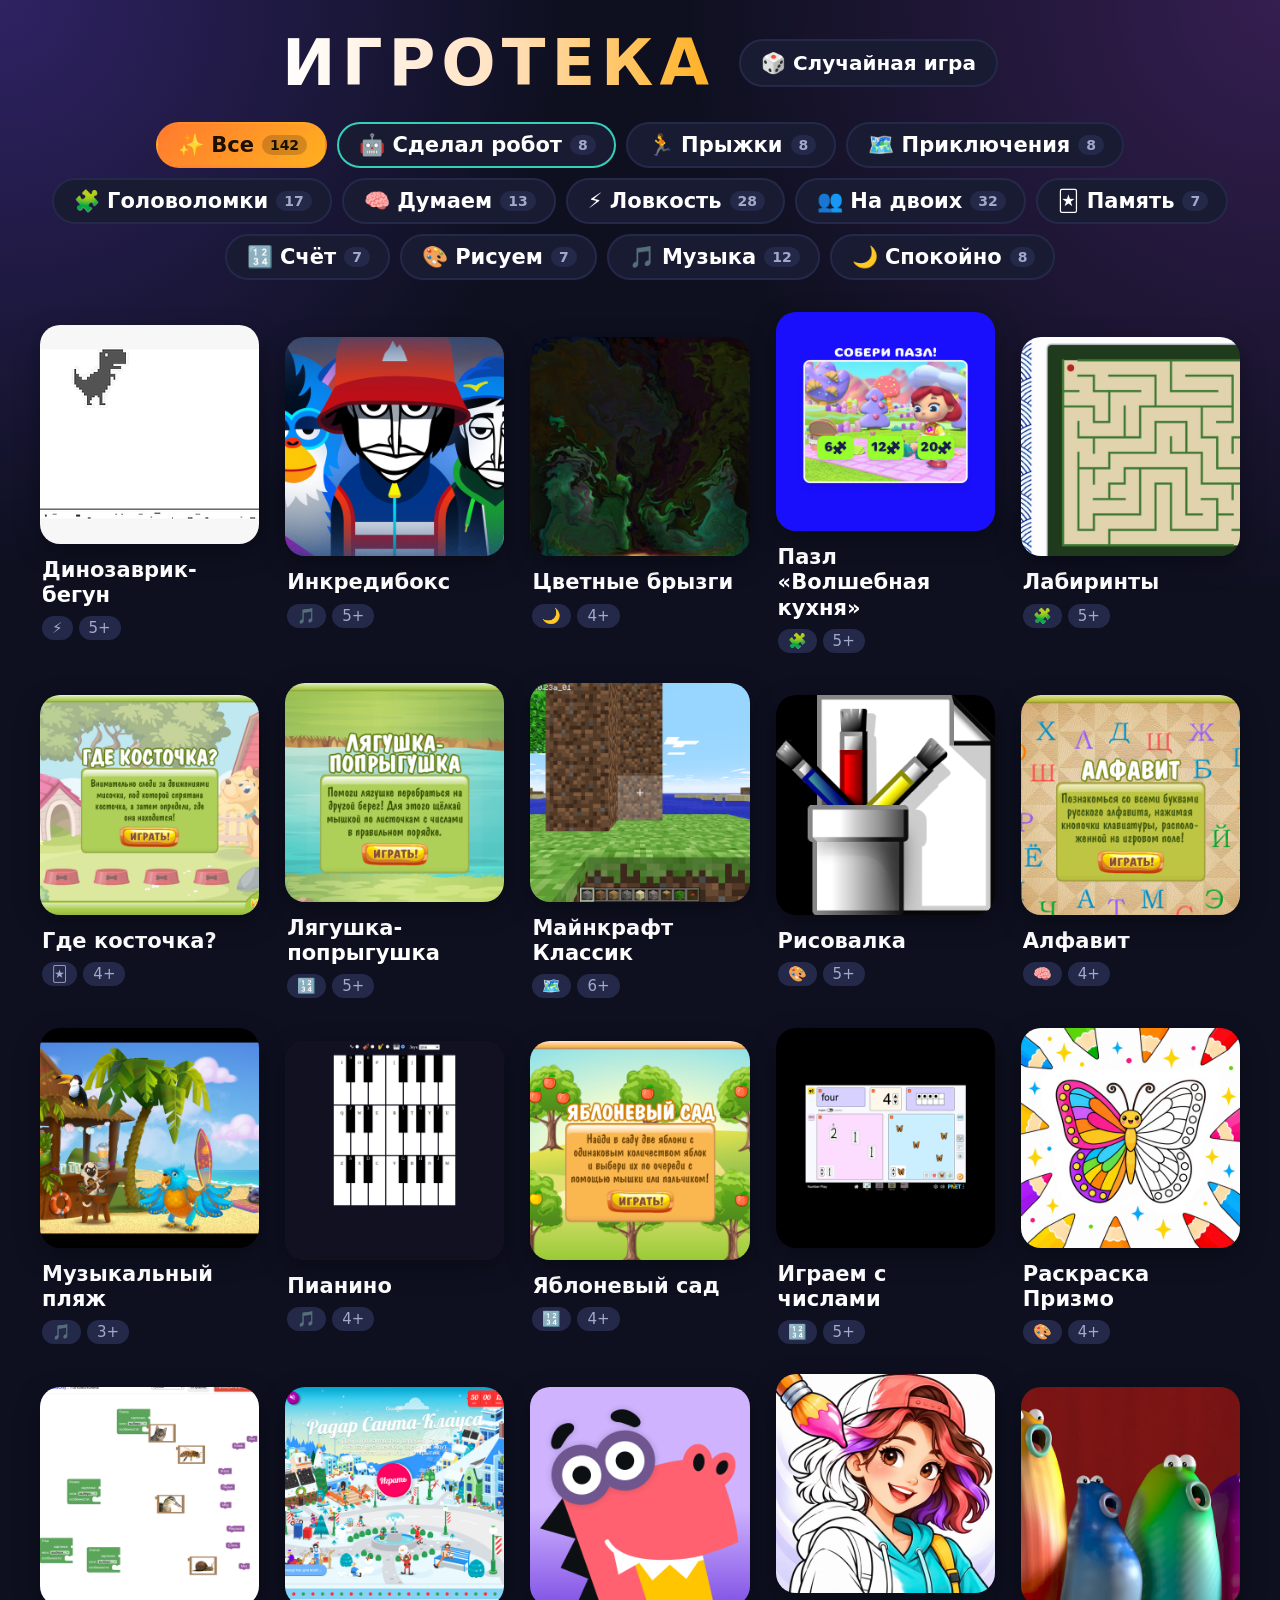
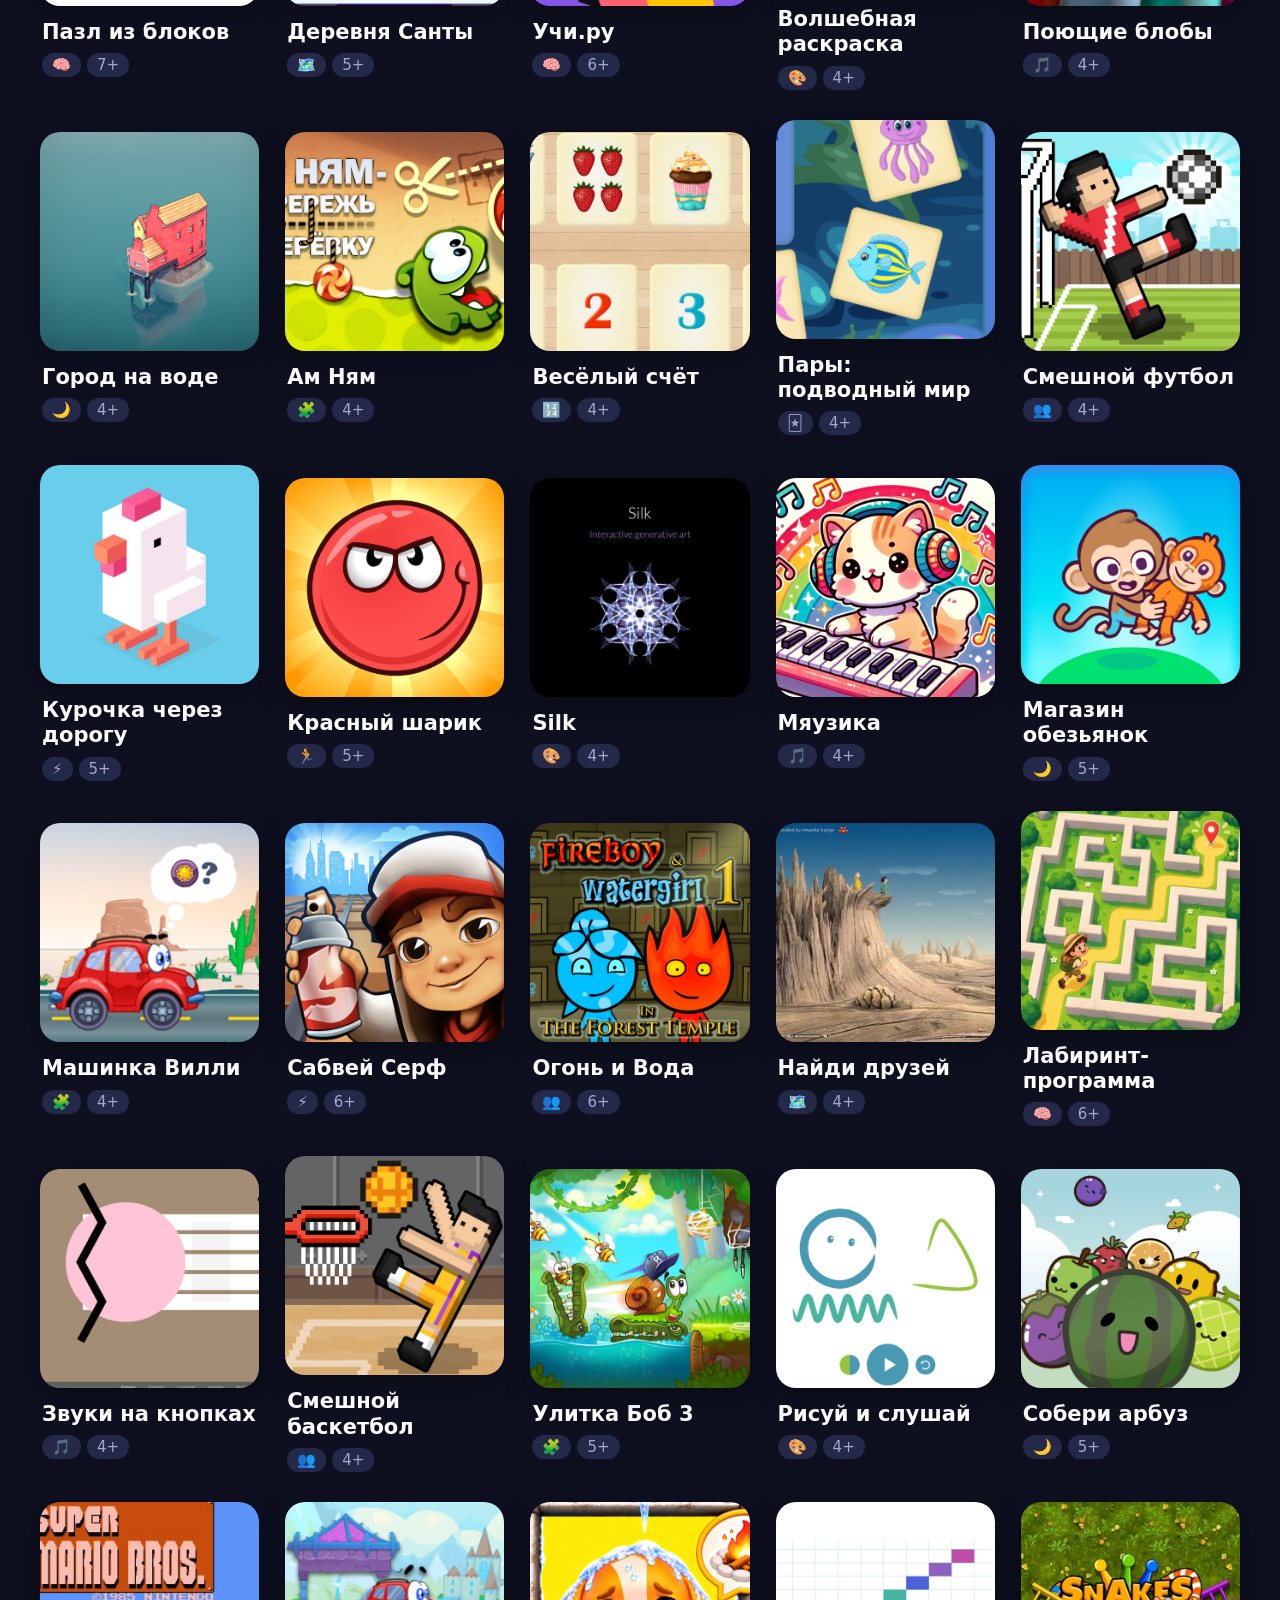
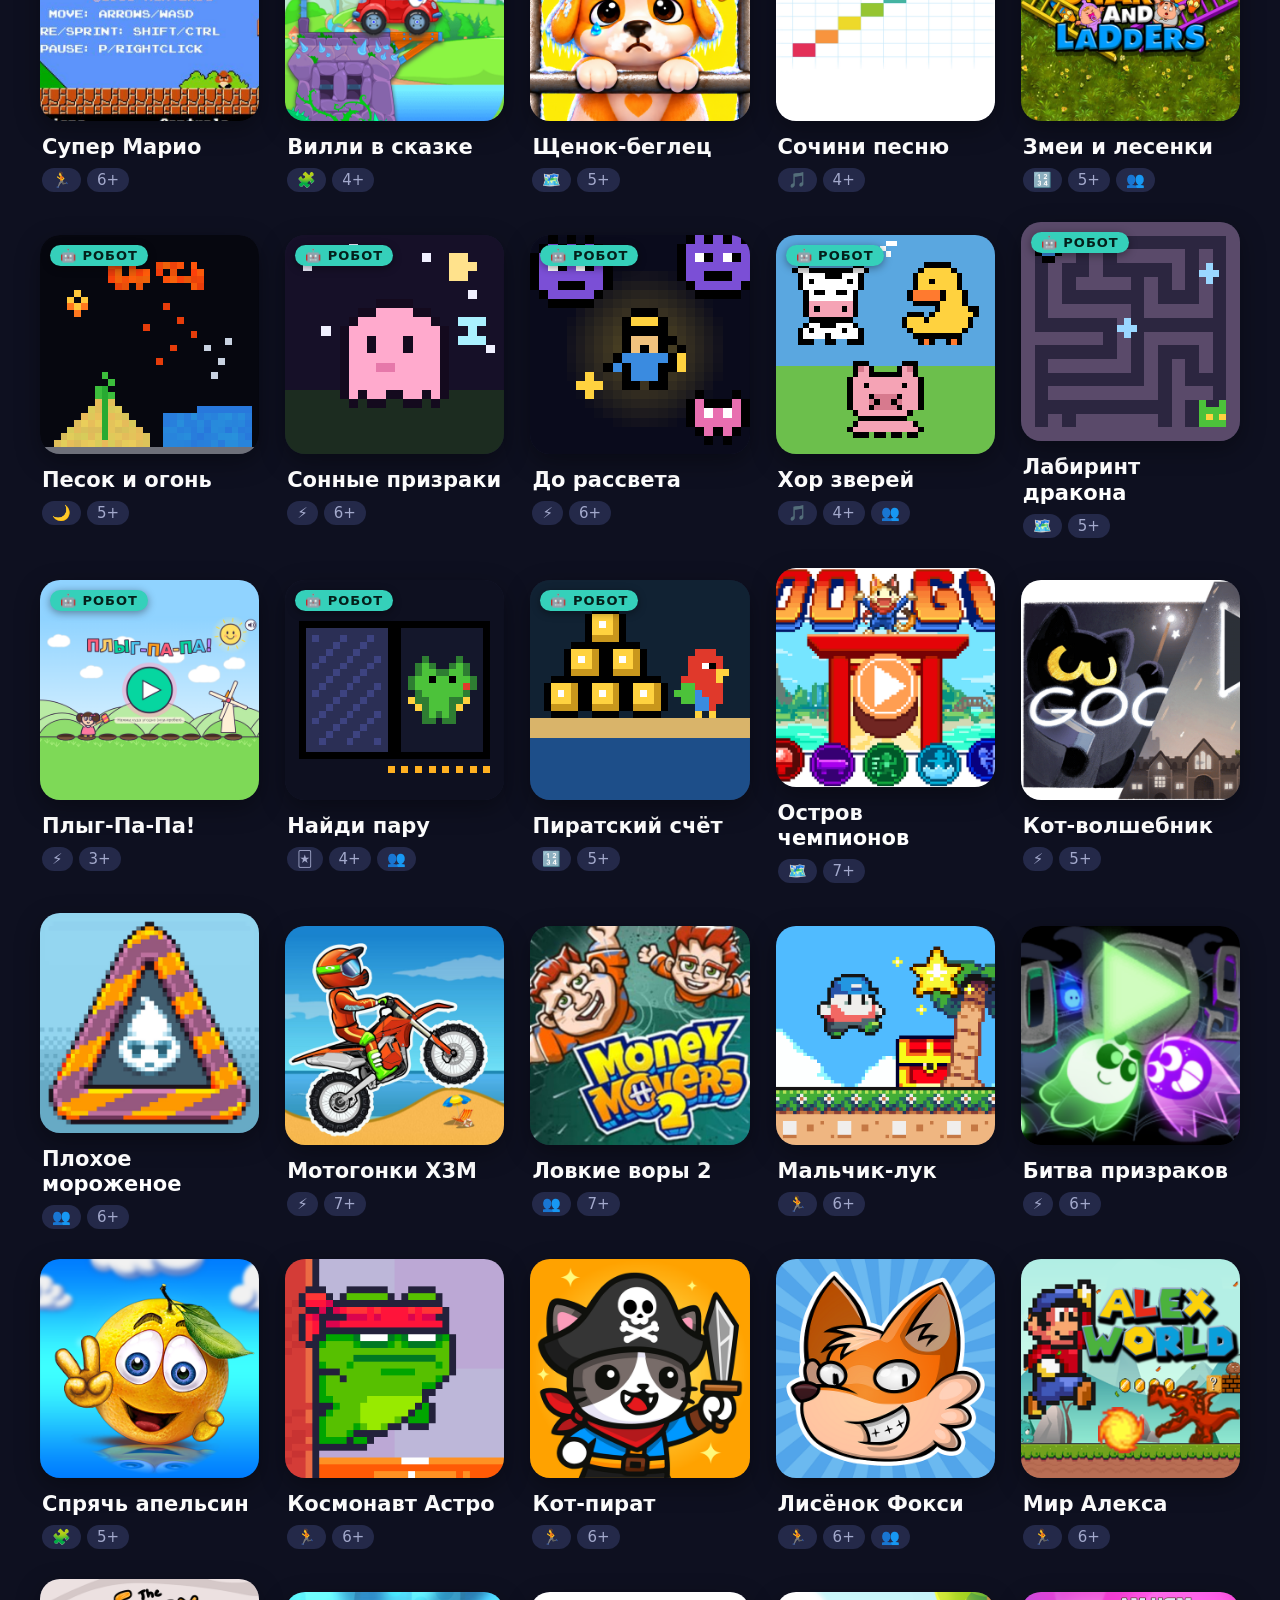
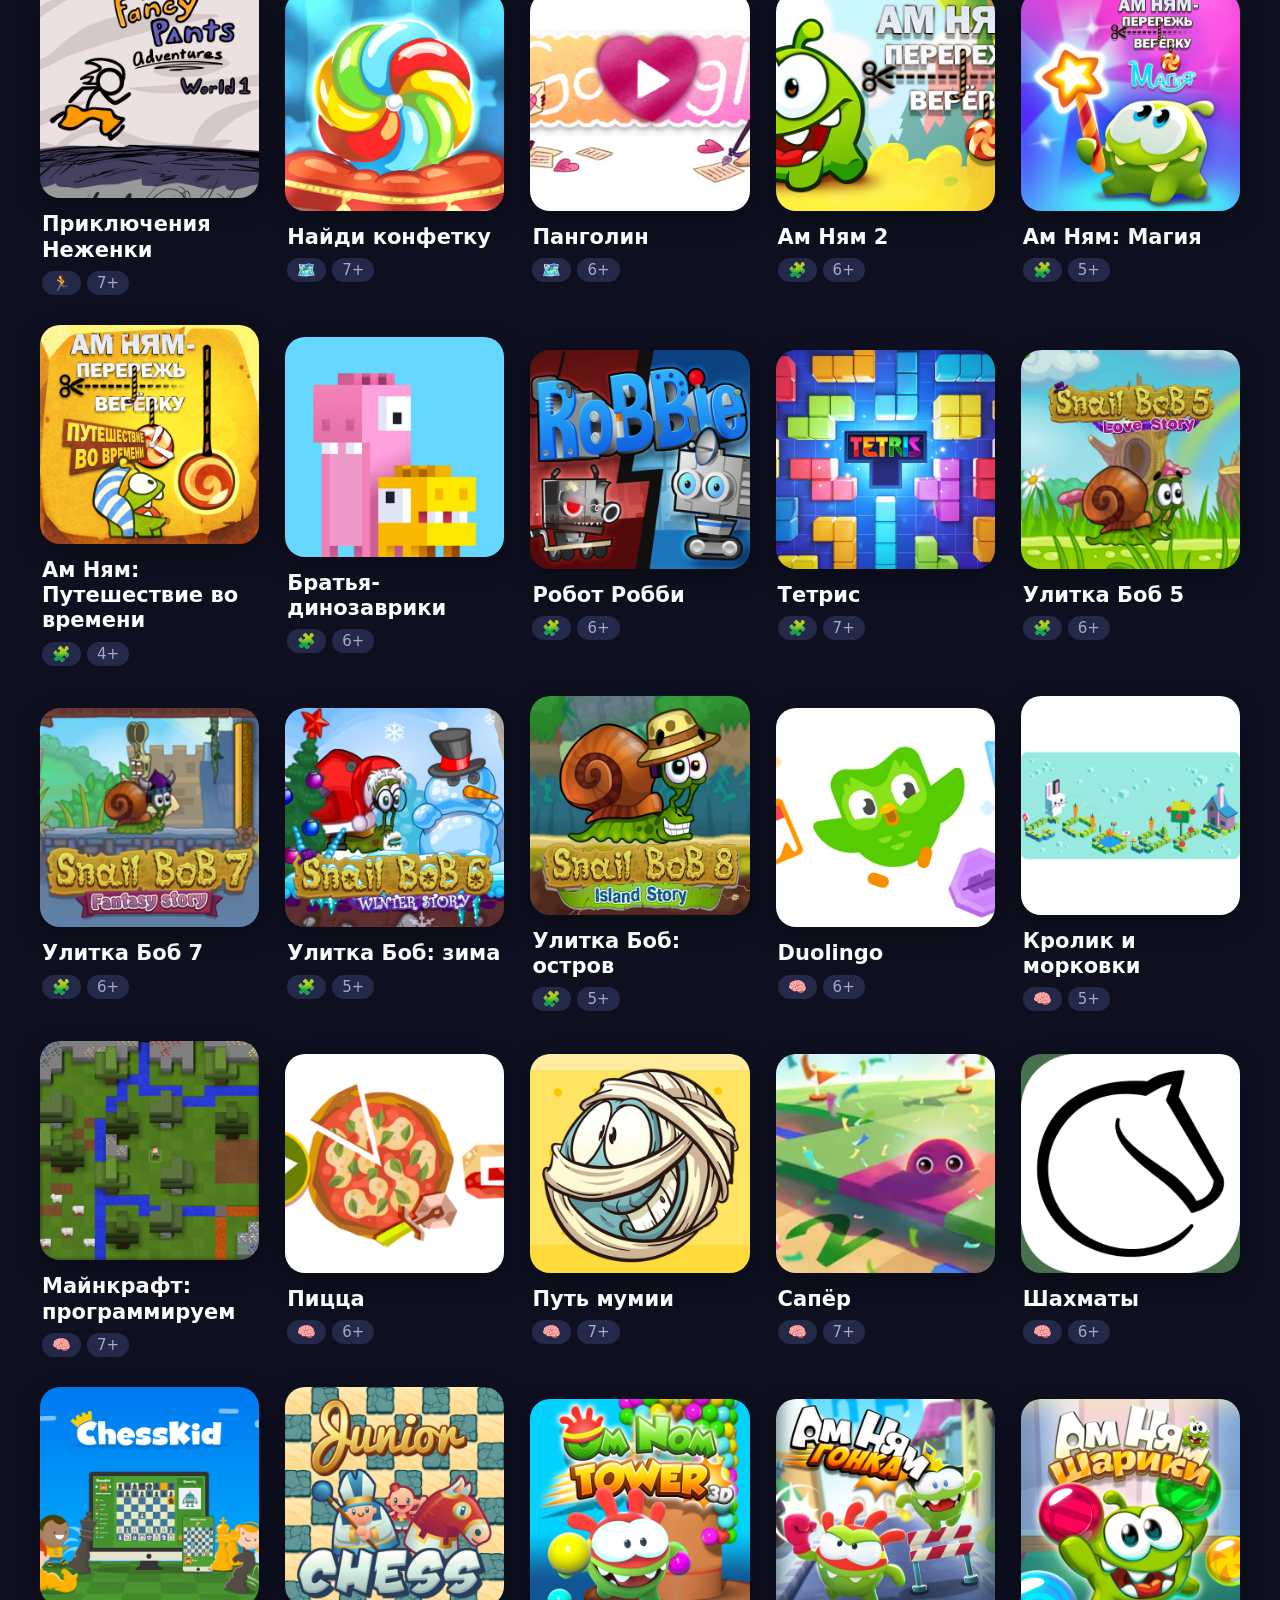
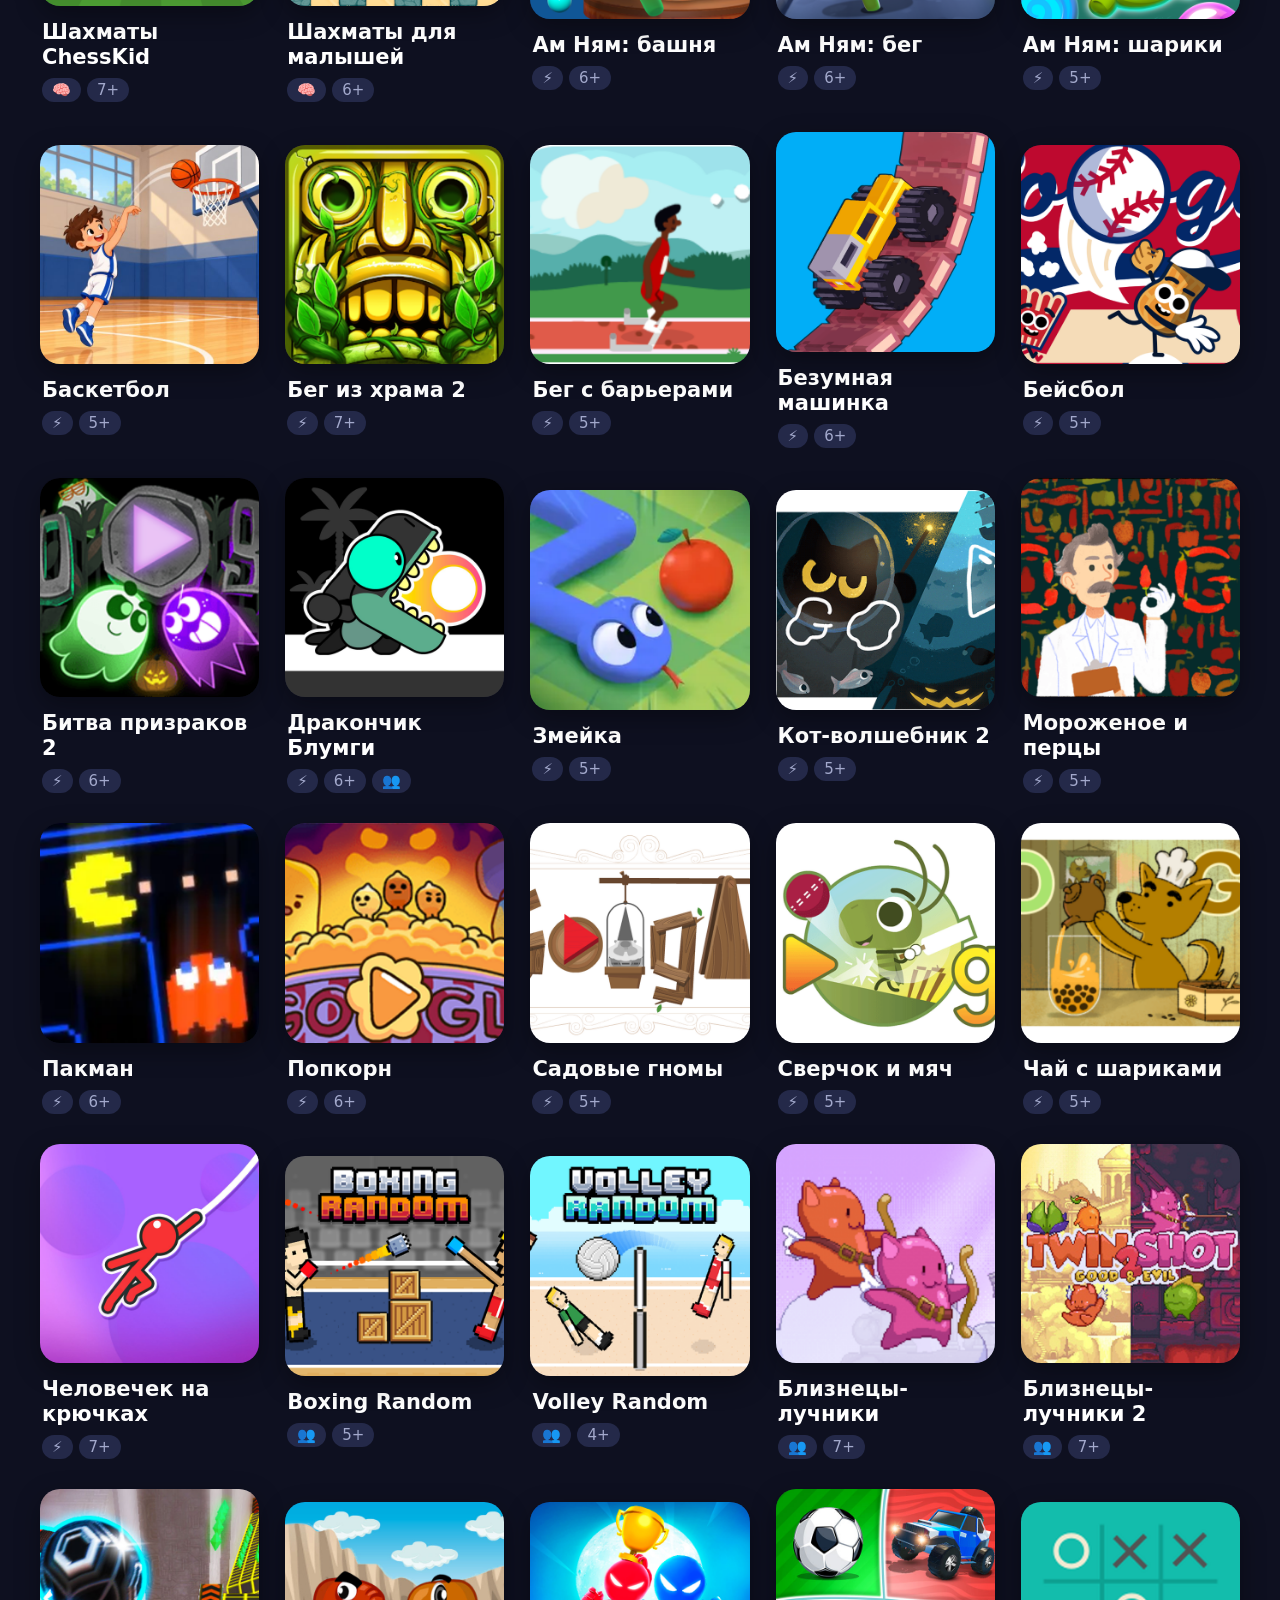
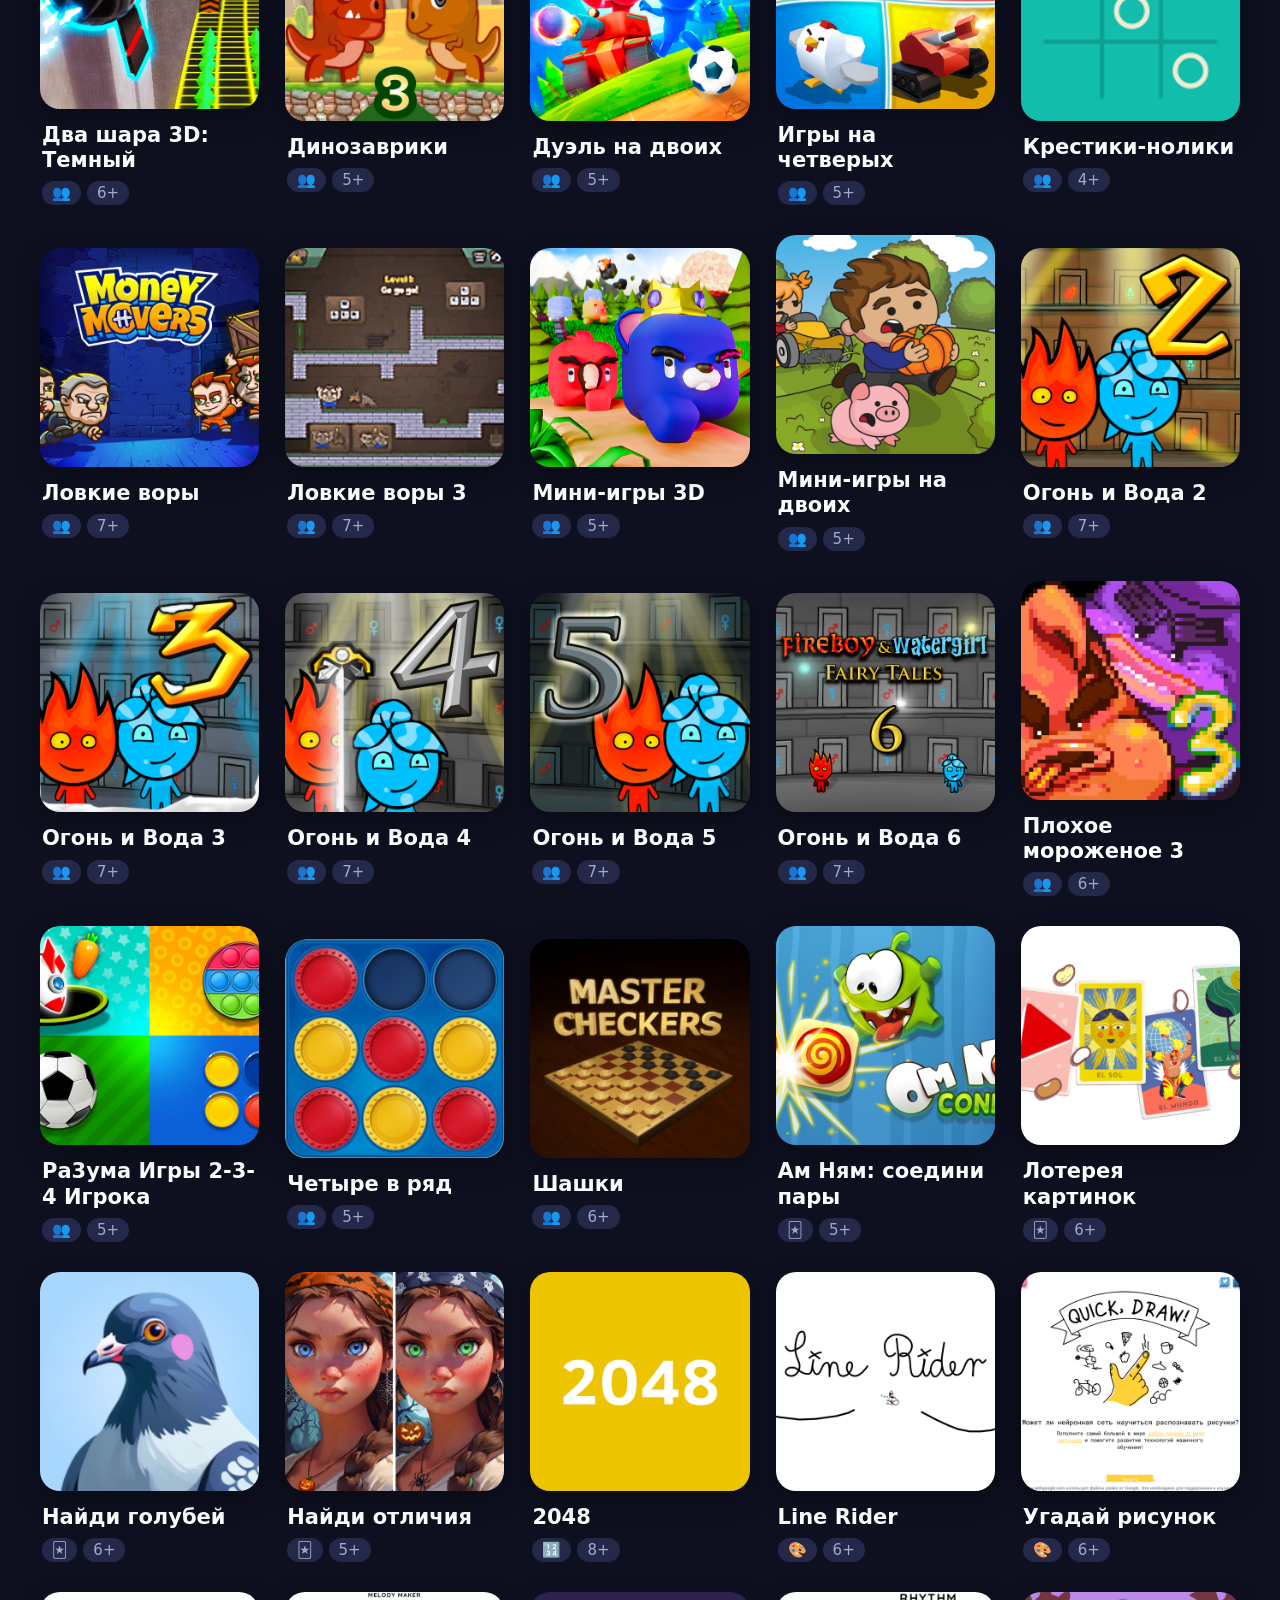
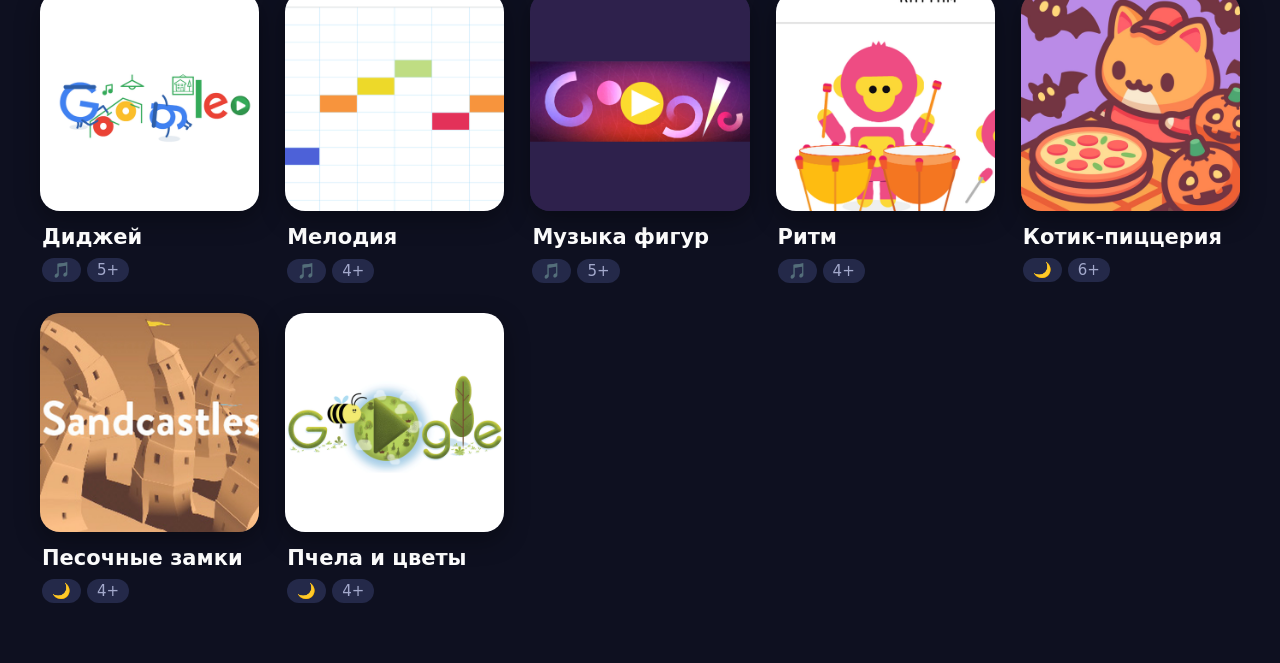
<file: index.html>
<!DOCTYPE html>
<html lang="ru">
<head>
<meta charset="utf-8">
<meta name="viewport" content="width=device-width, initial-scale=1">
<title>Игротека</title>
<style>
:root {
  --bg: #0E1020; --card: #181B31; --card-2: #242949; --text: #FFFFFF; --muted: #A3A9CC;
  --o1: #FF7A2F; --o2: #FFB020; --robot: #35D0BA;
}
* { box-sizing: border-box; }
html, body { margin: 0; min-height: 100%; }
body {
  background:
    radial-gradient(circle at 0% 0%, rgba(124, 77, 255, 0.30), transparent 36%),
    radial-gradient(circle at 100% 0%, rgba(190, 80, 255, 0.22), transparent 38%),
    var(--bg);
  background-attachment: fixed;
  color: var(--text);
  font-family: "Segoe UI", system-ui, sans-serif;
  padding: 26px 40px 60px;
}
header { display: flex; align-items: center; justify-content: center; gap: 24px; margin-bottom: 22px; flex-wrap: wrap; }
h1 {
  margin: 0; font-size: 64px; font-weight: 900; letter-spacing: 6px; text-transform: uppercase;
  background: linear-gradient(90deg, #FFFFFF 0%, #FFE2C2 50%, var(--o2) 100%);
  -webkit-background-clip: text; background-clip: text; color: transparent;
}
.dice {
  font: inherit; font-size: 20px; font-weight: 800; color: var(--text); cursor: pointer;
  background: var(--card); border: 2px solid var(--card-2); border-radius: 999px; padding: 10px 20px;
  transition: transform .15s ease, border-color .15s ease;
}
.dice:hover { border-color: var(--o1); transform: rotate(-4deg); }
.filters { display: flex; flex-wrap: wrap; justify-content: center; gap: 10px; margin: 0 auto 32px; max-width: 1300px; }
.pill {
  font: inherit; font-size: 21px; font-weight: 600; color: var(--text);
  background: var(--card); border: 2px solid var(--card-2);
  border-radius: 999px; padding: 9px 18px 9px 20px; cursor: pointer;
  display: inline-flex; align-items: center; gap: 8px;
}
.pill .n { font-size: 14px; font-weight: 700; color: var(--muted); background: var(--card-2); border-radius: 999px; padding: 2px 8px; }
.pill.active { background: linear-gradient(135deg, var(--o1), var(--o2)); border-color: transparent; color: #1a1000; font-weight: 700; }
.pill.active .n { background: rgba(0,0,0,.18); color: #1a1000; }
.pill.robot { border-color: var(--robot); }
.pill.robot.active { background: linear-gradient(135deg, #1fa58f, var(--robot)); color: #04201b; }
.grid { display: grid; grid-template-columns: repeat(auto-fill, minmax(210px, 1fr)); gap: 30px 26px; max-width: 1600px; margin: 0 auto; }
.tile { font: inherit; color: inherit; text-align: left; background: none; border: 0; padding: 0; cursor: pointer; }
.cover {
  position: relative; width: 100%; aspect-ratio: 1 / 1;
  border-radius: 20px; overflow: hidden; background: var(--card);
  box-shadow: 0 8px 24px rgba(0, 0, 0, 0.35);
  outline: 3px solid transparent;
  transition: transform 0.15s ease, box-shadow 0.15s ease, outline-color 0.15s ease;
}
.cover img { width: 100%; height: 100%; object-fit: cover; display: block; }
.cover.pixel img { image-rendering: pixelated; }
.fallback {
  width: 100%; height: 100%; display: flex; align-items: center; justify-content: center;
  font-size: 96px; background: linear-gradient(135deg, var(--c, #3d2c6e), #1b1d36);
}
.badge {
  position: absolute; top: 10px; left: 10px; font-size: 13px; font-weight: 800; letter-spacing: 1px;
  background: var(--robot); color: #04201b; border-radius: 999px; padding: 3px 10px; box-shadow: 0 2px 8px rgba(0,0,0,.4);
}
.tile:hover .cover, .tile:focus-visible .cover {
  transform: translateY(-5px); outline-color: var(--o1);
  box-shadow: 0 0 36px rgba(255, 122, 47, 0.45), 0 14px 30px rgba(0, 0, 0, 0.4);
}
.tile:focus-visible { outline: none; }
.name { margin: 14px 2px 8px; font-size: 21px; font-weight: 700; line-height: 1.2; }
.chips { display: flex; gap: 6px; margin: 0 2px; flex-wrap: wrap; }
.chip { font-size: 15px; color: var(--muted); background: var(--card-2); border-radius: 999px; padding: 3px 10px; }
.overlay {
  position: fixed; inset: 0; z-index: 10; display: none;
  align-items: center; justify-content: center; padding: 24px; background: rgba(6, 7, 16, 0.72);
}
.overlay.open { display: flex; }
.sheet {
  position: relative; width: min(560px, 100%); max-height: 100%; overflow: auto;
  background: var(--card); border-radius: 28px; padding: 30px;
  box-shadow: 0 30px 80px rgba(0, 0, 0, 0.6);
}
.close {
  position: absolute; top: 14px; right: 14px; width: 56px; height: 56px; z-index: 2;
  border-radius: 50%; border: 0; background: var(--card-2); color: var(--text);
  font-size: 34px; line-height: 1; cursor: pointer;
}
.sheet .cover { width: 240px; margin: 0 auto 22px; }
.sheet h2 { margin: 0 0 8px; font-size: 34px; text-align: center; }
.src { text-align: center; color: var(--muted); font-size: 15px; letter-spacing: 2px; text-transform: uppercase; margin-bottom: 18px; }
.src.robot { color: var(--robot); }
.desc { font-size: 23px; line-height: 1.4; text-align: center; margin: 0 0 14px; }
.note { font-size: 17px; text-align: center; color: var(--o2); margin: 0 0 16px; }
.meta { display: flex; flex-wrap: wrap; justify-content: center; gap: 10px; margin-bottom: 26px; }
.play {
  display: block; text-align: center; text-decoration: none;
  font-size: 34px; font-weight: 800; letter-spacing: 2px; color: #1a1000;
  background: linear-gradient(135deg, var(--o1), var(--o2));
  border-radius: 999px; padding: 18px;
}
.play:hover { filter: brightness(1.08); }
.play:focus-visible, .close:focus-visible, .pill:focus-visible, .dice:focus-visible { outline: 3px solid #FFFFFF; outline-offset: 3px; }
</style>
</head>
<body>
<header>
  <h1>Игротека</h1>
  <button class="dice" id="dice" type="button">🎲 Случайная игра</button>
</header>
<nav class="filters" id="filters"></nav>
<main class="grid" id="grid"></main>

<div class="overlay" id="overlay">
  <div class="sheet" role="dialog" aria-modal="true">
    <button class="close" id="close" type="button" aria-label="Закрыть">×</button>
    <div id="sCover"></div>
    <h2 id="sTitle"></h2>
    <div class="src" id="sSrc"></div>
    <p class="desc" id="sDesc"></p>
    <p class="note" id="sNote"></p>
    <div class="meta" id="sMeta"></div>
    <a class="play" id="sPlay" target="_blank" rel="noopener">ИГРАТЬ</a>
  </div>
</div>

<script>
const GAMES = [
 {
  "name": "Динозаврик-бегун",
  "kind": "skill",
  "age": 5,
  "url": "games/trex/index.html",
  "img": "img/trex.png",
  "emoji": "🦖",
  "color": "#3d2c6e",
  "source": "Открытый код",
  "controls": "пробел или стрелка вверх - прыжок, стрелка вниз - пригнуться",
  "players": "1",
  "desc": "Динозаврик бежит всё быстрее. Нажимай пробел, чтобы перепрыгнуть кактус, и стрелку вниз, чтобы пригнуться под птицей.",
  "pixel": true
 },
 {
  "name": "Инкредибокс",
  "kind": "music",
  "age": 5,
  "url": "https://www.incredibox.com/ru/demo/",
  "img": "img/incredibox.png",
  "emoji": "🎶",
  "color": "#3d2c6e",
  "source": "Incredibox",
  "controls": "мышь",
  "players": "1",
  "desc": "Смешные человечки умеют петь и отбивать ритм. Выбирай звуки, и они сложатся в твою собственную песню."
 },
 {
  "name": "Цветные брызги",
  "kind": "calm",
  "age": 4,
  "url": "games/fluid/index.html",
  "img": "img/fluid.png",
  "emoji": "🌈",
  "color": "#3d2c6e",
  "source": "Открытый код",
  "controls": "мышь: водить по экрану",
  "players": "1",
  "desc": "Води мышкой по экрану - за ней тянутся яркие струи, как краска в воде. Смотри, как они смешиваются!"
 },
 {
  "name": "Пазл «Волшебная кухня»",
  "kind": "puzzle",
  "age": 5,
  "url": "https://puzzle-2d.karusel-tv.ru/?puzzle=kitchen2",
  "img": "img/puzzle-kitchen.png",
  "emoji": "🧩",
  "color": "#3d2c6e",
  "source": "Карусель",
  "controls": "мышь",
  "players": "1",
  "desc": "Собери картинку из кусочков. Можно выбрать 6, 12 или 20 кусочков."
 },
 {
  "name": "Лабиринты",
  "kind": "puzzle",
  "age": 5,
  "url": "games/maze/index.html",
  "img": "img/maze.png",
  "emoji": "🌀",
  "color": "#3d2c6e",
  "source": "Открытый код",
  "controls": "стрелки или WASD",
  "players": "1",
  "desc": "Выбери форму - квадрат, круг, звезду или сердце - и найди дорогу из лабиринта. Веди точку стрелками на клавиатуре. Каждый раз новый лабиринт!"
 },
 {
  "name": "Где косточка?",
  "kind": "memory",
  "age": 4,
  "url": "https://www.igraemsa.ru/igry-dlja-detej/igry-na-vnimanie-i-pamjat/gde-kostochka#game",
  "img": "img/gde-kostochka.png",
  "emoji": "🦴",
  "color": "#3d2c6e",
  "source": "Играемся",
  "controls": "мышь: выбрать миску",
  "players": "1",
  "desc": "Под одной из четырёх мисок на лужайке спрятана косточка. Миски перемешиваются: следи за нужной, а когда пёс Рекс подаст сигнал, выбери её!"
 },
 {
  "name": "Лягушка-попрыгушка",
  "kind": "numbers",
  "age": 5,
  "url": "https://www.igraemsa.ru/igry-dlja-detej/matematicheskie-igry/lyagushka-poprygushka",
  "img": "img/lyagushka.png",
  "emoji": "🐸",
  "color": "#3d2c6e",
  "source": "Играемся",
  "controls": "мышь",
  "players": "1",
  "desc": "Лягушке нужно перебраться через реку. Прыгай по листочкам с цифрами: сначала на самую маленькую цифру, потом дальше по порядку, до самой большой."
 },
 {
  "name": "Майнкрафт Классик",
  "kind": "adventure",
  "age": 6,
  "url": "https://classic.minecraft.net/",
  "img": "img/minecraft-classic.png",
  "emoji": "⛏️",
  "color": "#3d2c6e",
  "source": "Minecraft",
  "controls": "клавиатура и мышь",
  "players": "1",
  "desc": "Строй из кубиков всё, что придумаешь: дома, башни и целые города.",
  "note": "Нужна клавиатура. Меню по-английски."
 },
 {
  "name": "Рисовалка",
  "kind": "draw",
  "age": 5,
  "url": "https://jspaint.app",
  "img": "img/jspaint.png",
  "emoji": "🖌️",
  "color": "#3d2c6e",
  "source": "JS Paint",
  "controls": "мышь",
  "players": "1",
  "desc": "Настоящая компьютерная рисовалка: кисточка, карандаш, ластик, заливка и много цветов. Нарисуй картинку и сохрани её!"
 },
 {
  "name": "Алфавит",
  "kind": "think",
  "age": 4,
  "url": "https://www.igraemsa.ru/igry-dlja-detej/azbuka/igra-alfavit",
  "img": "img/alfavit.png",
  "emoji": "🔤",
  "color": "#3d2c6e",
  "source": "Играемся",
  "controls": "мышь: нажимать на буквы",
  "players": "1",
  "desc": "Нажимай на буквы внизу экрана. Буква появится на экране, а голос назовёт её."
 },
 {
  "name": "Музыкальный пляж",
  "kind": "music",
  "age": 3,
  "url": "https://webapps.karusel-tv.ru/apps/669155f146dffapp/",
  "img": "img/music-beach.png",
  "emoji": "🏖️",
  "color": "#3d2c6e",
  "source": "Карусель",
  "controls": "мышь",
  "players": "1",
  "desc": "На тропическом пляже собрались звери и птицы с музыкальными инструментами. Помоги им сыграть вместе."
 },
 {
  "name": "Пианино",
  "kind": "music",
  "age": 4,
  "url": "games/piano/index.html",
  "img": "img/piano.png",
  "emoji": "🎹",
  "color": "#3d2c6e",
  "source": "Открытый код",
  "controls": "мышь или клавиатура: нажимать на клавиши",
  "players": "1",
  "desc": "Нажимай на клавиши мышкой или на клавиатуре и выбирай, как звучит пианино."
 },
 {
  "name": "Яблоневый сад",
  "kind": "numbers",
  "age": 4,
  "url": "https://www.igraemsa.ru/igry-dlja-detej/matematicheskie-igry/jablonevyj-sad",
  "img": "img/yablonevyj-sad.png",
  "emoji": "🍎",
  "color": "#3d2c6e",
  "source": "Играемся",
  "controls": "мышь: выбирать деревья",
  "players": "1",
  "desc": "На шести яблонях растут яблоки. Найди два дерева, на которых яблок поровну! В каждом раунде нужно найти три такие пары."
 },
 {
  "name": "Играем с числами",
  "kind": "numbers",
  "age": 5,
  "url": "https://phet.colorado.edu/sims/html/number-play/latest/number-play_en.html",
  "img": "img/number-play.png",
  "emoji": "🔢",
  "color": "#3d2c6e",
  "source": "PhET",
  "controls": "мышь",
  "players": "1",
  "desc": "Считаем до десяти. Число показано цифрой, словом, точками и рамкой-десяткой. Нажми и услышишь число вслух.",
  "note": "Всё по-английски."
 },
 {
  "name": "Раскраска Призмо",
  "kind": "draw",
  "age": 4,
  "url": "https://poki.com/ru/g/prismo-coloring",
  "img": "img/prismo.png",
  "emoji": "🎨",
  "color": "#3d2c6e",
  "source": "Poki",
  "controls": "мышь: выбрать картинку и кисть",
  "players": "1",
  "desc": "Выбери картинку - котика, собаку, динозавра или машину - и раскрась её кистью так, как тебе нравится."
 },
 {
  "name": "Пазл из блоков",
  "kind": "think",
  "age": 7,
  "url": "https://blockly.games/puzzle?lang=ru",
  "img": "img/blockly-puzzle.png",
  "emoji": "🧱",
  "color": "#3d2c6e",
  "source": "Blockly Games",
  "controls": "мышь: соединять блоки",
  "players": "1",
  "desc": "Подбери каждому животному картинку, ноги и особенности: соединяй блоки, пока всё не подойдёт, и нажми «Проверить результат»."
 },
 {
  "name": "Деревня Санты",
  "kind": "adventure",
  "age": 5,
  "url": "https://santatracker.google.com/",
  "img": "img/santa.png",
  "emoji": "🎅",
  "color": "#3d2c6e",
  "source": "Google",
  "controls": "мышь",
  "players": "1",
  "desc": "Помоги Санте и его эльфам: здесь собраны весёлые зимние игры."
 },
 {
  "name": "Учи.ру",
  "kind": "think",
  "age": 6,
  "url": "https://uchi.ru/",
  "img": "img/uchi.png",
  "emoji": "📚",
  "color": "#1f6f50",
  "source": "Другой сайт",
  "controls": "мышь",
  "players": "1",
  "desc": "Задания по математике, русскому и другим предметам для школьников.",
  "note": "Нужен аккаунт: сначала входит взрослый."
 },
 {
  "name": "Волшебная раскраска",
  "kind": "draw",
  "age": 4,
  "url": "https://poki.com/ru/g/magic-coloring-book",
  "img": "img/n2-magic-coloring-book.png",
  "emoji": "🎨",
  "color": "#3d2c6e",
  "source": "Poki",
  "controls": "Мышка: выбрать цвет и раскрашивать",
  "players": "1",
  "desc": "Раскрашивай картинки кистью или заливкой."
 },
 {
  "name": "Поющие блобы",
  "kind": "music",
  "age": 4,
  "url": "https://gacembed.withgoogle.com/blob-opera?lang=ru&locale=ru",
  "img": "img/blob-opera.png",
  "emoji": "🌙",
  "color": "#2b3570",
  "source": "Google",
  "controls": "мышь",
  "players": "1",
  "desc": "Четыре смешных блоба поют оперу: тяни их мышкой вверх и вниз, и они поют выше или ниже."
 },
 {
  "name": "Город на воде",
  "kind": "calm",
  "age": 4,
  "url": "https://oskarstalberg.com/Townscaper/",
  "img": "img/townscaper.png",
  "emoji": "🌙",
  "color": "#2b3570",
  "source": "Другой сайт",
  "controls": "мышь",
  "players": "1",
  "desc": "Нажимай на воду, и вырастают разноцветные домики: строй свой город, проиграть нельзя."
 },
 {
  "name": "Ам Ням",
  "kind": "puzzle",
  "age": 4,
  "url": "https://yandex.ru/games/app/am-niam-pererezh-veriovku-289684",
  "img": "img/amnyam.png",
  "emoji": "🧩",
  "color": "#4a2f7a",
  "source": "Яндекс Игры",
  "controls": "мышь",
  "players": "1",
  "desc": "Перережь верёвки, чтобы конфета упала Ам Няму в рот."
 },
 {
  "name": "Весёлый счёт",
  "kind": "numbers",
  "age": 4,
  "url": "https://www.igraemsa.ru/igry-dlja-detej/matematicheskie-igry/veselyj-schet",
  "img": "img/n2-ig-count.png",
  "emoji": "🔢",
  "color": "#3d2c6e",
  "source": "Играемся",
  "controls": "Мышка",
  "players": "1",
  "desc": "Посчитай предметы на карточке и найди нужную цифру.",
  "note": "Совсем лёгкая - для младших."
 },
 {
  "name": "Пары: подводный мир",
  "kind": "memory",
  "age": 4,
  "url": "https://www.igraemsa.ru/igry-dlja-detej/igry-na-vnimanie-i-pamjat/najdi-paru-vodnyj-mir",
  "img": "img/n2-ig-pair.png",
  "emoji": "🃏",
  "color": "#3d2c6e",
  "source": "Играемся",
  "controls": "Мышка: открывать карточки",
  "players": "1",
  "desc": "Открывай карточки с морскими жителями и находи одинаковые пары."
 },
 {
  "name": "Смешной футбол",
  "kind": "two",
  "age": 4,
  "url": "https://yandex.ru/games/app/futbol-sluchainyi-197306",
  "img": "img/soccer-random.png",
  "emoji": "👥",
  "color": "#6b2e5a",
  "source": "Яндекс Игры",
  "controls": "W и стрелка вверх",
  "players": "1-2",
  "desc": "Футбол одной кнопкой: игроки падают и подпрыгивают, а мяч летит куда попало."
 },
 {
  "name": "Курочка через дорогу",
  "kind": "skill",
  "age": 5,
  "url": "https://poki.com/ru/g/crossy-road",
  "img": "img/n2-crossy-road.png",
  "emoji": "⚡",
  "color": "#3d2c6e",
  "source": "Poki",
  "controls": "Стрелки: шаг вперёд и в стороны",
  "players": "1",
  "desc": "Переведи кубическую курочку через дороги, реки и рельсы. Каждое нажатие - один шаг."
 },
 {
  "name": "Красный шарик",
  "kind": "jump",
  "age": 5,
  "url": "https://yandex.ru/games/app/red-ball-4-263344",
  "img": "img/red-ball-4.png",
  "emoji": "🏃",
  "color": "#7a3b2e",
  "source": "Яндекс Игры",
  "controls": "стрелки",
  "players": "1",
  "desc": "Красный мячик катится и прыгает по уровням и не даёт злым квадратам сделать Землю квадратной."
 },
 {
  "name": "Silk",
  "kind": "draw",
  "age": 4,
  "url": "https://weavesilk.com/",
  "img": "img/silk.png",
  "emoji": "🌀",
  "color": "#7a4b2e",
  "source": "Другой сайт",
  "controls": "мышь",
  "players": "1",
  "desc": "Рисуй линии, которые сами отражаются и складываются в узор."
 },
 {
  "name": "Мяузика",
  "kind": "music",
  "age": 4,
  "url": "https://yandex.ru/games/app/miauzika-387266",
  "img": "img/meowsic.png",
  "emoji": "🌙",
  "color": "#2b3570",
  "source": "Яндекс Игры",
  "controls": "мышь",
  "players": "1",
  "desc": "Котики-музыканты мяукают и играют в такт: нажимай на них и сочиняй свою песенку."
 },
 {
  "name": "Магазин обезьянок",
  "kind": "calm",
  "age": 5,
  "url": "https://poki.com/ru/g/monkey-mart",
  "img": "img/n2-monkey-mart.png",
  "emoji": "🌙",
  "color": "#3d2c6e",
  "source": "Poki",
  "controls": "Стрелки или W, A, S, D (или мышкой)",
  "players": "1",
  "desc": "Обезьянка собирает урожай, раскладывает товары по полкам и обслуживает покупателей."
 },
 {
  "name": "Машинка Вилли",
  "kind": "puzzle",
  "age": 4,
  "url": "https://yandex.ru/games/app/wheely-3-96821",
  "img": "img/wheely-3.png",
  "emoji": "🧩",
  "color": "#4a2f7a",
  "source": "Яндекс Игры",
  "controls": "мышь",
  "players": "1",
  "desc": "Маленькая красная машинка едет домой, а ты включаешь мосты, кнопки и рычаги на её пути."
 },
 {
  "name": "Сабвей Серф",
  "kind": "skill",
  "age": 6,
  "url": "https://poki.com/ru/g/subway-surfers",
  "img": "img/n2-subway-surfers.png",
  "emoji": "⚡",
  "color": "#3d2c6e",
  "source": "Poki",
  "controls": "Стрелки: влево, вправо, вверх - прыжок, вниз - кувырок",
  "players": "1",
  "desc": "Беги по рельсам, перепрыгивай поезда и собирай монеты."
 },
 {
  "name": "Огонь и Вода",
  "kind": "two",
  "age": 6,
  "url": "https://yandex.ru/games/app/fireboy-and-watergirl-1-in-the-forest-temple-96860",
  "img": "img/fireboy-watergirl-1.png",
  "emoji": "👥",
  "color": "#6b2e5a",
  "source": "Яндекс Игры",
  "controls": "WASD и стрелки",
  "players": "1-2",
  "desc": "Огонь и Вода вместе проходят лесной храм: каждый собирает свои кристаллы и открывает путь другому."
 },
 {
  "name": "Найди друзей",
  "kind": "adventure",
  "age": 4,
  "url": "https://amanita-design.net/thequestfortherest/",
  "img": "img/quest-for-the-rest.png",
  "emoji": "🗺️",
  "color": "#3b5a2e",
  "source": "Другой сайт",
  "controls": "мышь",
  "players": "1",
  "desc": "Сказка от авторов «Чучела»: нажимай на всё вокруг и помогай маленьким человечкам найти друзей."
 },
 {
  "name": "Лабиринт-программа",
  "kind": "think",
  "age": 6,
  "url": "https://blockly.games/maze?lang=ru",
  "img": "img/n2-blockly-maze.png",
  "emoji": "🧠",
  "color": "#3d2c6e",
  "source": "Blockly Games",
  "controls": "Мышка: собирать блоки и нажать «Запустить Программу»",
  "players": "1",
  "desc": "Собери из блоков команды «шагнуть вперёд» и «повернуть», чтобы человечек дошёл до флажка."
 },
 {
  "name": "Звуки на кнопках",
  "kind": "music",
  "age": 4,
  "url": "https://patatap.com/",
  "img": "img/patatap.png",
  "emoji": "🌙",
  "color": "#2b3570",
  "source": "Другой сайт",
  "controls": "клавиатура",
  "players": "1",
  "desc": "Жми любые буквы на клавиатуре: звучат весёлые звуки и выскакивают яркие фигуры."
 },
 {
  "name": "Смешной баскетбол",
  "kind": "two",
  "age": 4,
  "url": "https://yandex.ru/games/app/basket-random-197304",
  "img": "img/basket-random.png",
  "emoji": "👥",
  "color": "#6b2e5a",
  "source": "Яндекс Игры",
  "controls": "W и стрелка вверх",
  "players": "1-2",
  "desc": "У каждого одна кнопка: человечки прыгают как попало, а нужно закинуть мяч в кольцо."
 },
 {
  "name": "Улитка Боб 3",
  "kind": "puzzle",
  "age": 5,
  "url": "https://yandex.ru/games/app/ulitka-bob-3-neobitaemyi-ostrov-442218",
  "img": "img/bob3.png",
  "emoji": "🧩",
  "color": "#4a2f7a",
  "source": "Яндекс Игры",
  "controls": "мышь",
  "players": "1",
  "desc": "Помоги улитке Бобу добраться до выхода: нажимай кнопки и рычаги."
 },
 {
  "name": "Рисуй и слушай",
  "kind": "draw",
  "age": 4,
  "url": "https://musiclab.chromeexperiments.com/Kandinsky/",
  "img": "img/kandinsky.png",
  "emoji": "🎨",
  "color": "#7a4b2e",
  "source": "Google",
  "controls": "мышь",
  "players": "1",
  "desc": "Рисуй мышкой линии и круги, а потом нажми кнопку: рисунок оживает и играет музыку."
 },
 {
  "name": "Собери арбуз",
  "kind": "calm",
  "age": 5,
  "url": "https://poki.com/ru/g/watermelon-drop",
  "img": "img/n2-watermelon-drop.png",
  "emoji": "🌙",
  "color": "#3d2c6e",
  "source": "Poki",
  "controls": "Мышка: навести и нажать, чтобы уронить фрукт",
  "players": "1",
  "desc": "Роняй фрукты в стакан. Два одинаковых сливаются в больший - дорасти до арбуза!"
 },
 {
  "name": "Супер Марио",
  "kind": "jump",
  "age": 6,
  "url": "https://supermarioplay.com/fullscreen",
  "img": "img/super-mario.png",
  "emoji": "🎮",
  "color": "#3d2c6e",
  "source": "Другой сайт",
  "controls": "стрелки",
  "players": "1",
  "desc": "Тот самый Марио: беги вправо, прыгай на грибы и черепах, собирай монетки. 32 уровня из старой игры.",
  "note": "Подсказки на экране по-английски."
 },
 {
  "name": "Вилли в сказке",
  "kind": "puzzle",
  "age": 4,
  "url": "https://yandex.ru/games/app/wheely-6-fairytale-425997",
  "img": "img/wheely-6.png",
  "emoji": "🧩",
  "color": "#4a2f7a",
  "source": "Яндекс Игры",
  "controls": "мышь",
  "players": "1",
  "desc": "Машинка Вилли попадает в сказку: нажимай рычаги и кнопки, чтобы она доехала до финиша."
 },
 {
  "name": "Щенок-беглец",
  "kind": "adventure",
  "age": 5,
  "url": "https://frvr.com/play/dogescape/",
  "img": "img/n2-dog.png",
  "emoji": "🗺️",
  "color": "#3d2c6e",
  "source": "FRVR",
  "controls": "Мышка: зажать и вести щенка",
  "players": "1",
  "desc": "Выведи щенка из комнаты к выходу, а потом заботься о нём в приюте.",
  "note": "Не проверено, двигается ли щенок: в проверке он стоял."
 },
 {
  "name": "Сочини песню",
  "kind": "music",
  "age": 4,
  "url": "https://musiclab.chromeexperiments.com/Song-Maker/",
  "img": "img/song-maker.png",
  "emoji": "🌙",
  "color": "#2b3570",
  "source": "Google",
  "controls": "мышь",
  "players": "1",
  "desc": "Ставь цветные квадратики на сетке и нажимай кнопку: звучит мелодия, которую ты придумал."
 },
 {
  "name": "Змеи и лесенки",
  "kind": "numbers",
  "age": 5,
  "url": "https://poki.com/ru/g/snakes-and-ladders",
  "img": "img/n2-snakes-and-ladders.png",
  "emoji": "🔢",
  "color": "#3d2c6e",
  "source": "Poki",
  "controls": "Мышка: бросить кубик",
  "players": "2-4",
  "desc": "Бросай кубик и веди фишку к сотой клетке. Лесенки поднимают вверх, змеи спускают вниз.",
  "note": "Меню по-английски."
 },
 {
  "name": "Песок и огонь",
  "kind": "calm",
  "age": 5,
  "url": "games/pesok.html",
  "img": "img/robot-pesok.png",
  "emoji": "🎮",
  "color": "#3d2c6e",
  "source": "Сделал робот",
  "controls": "мышь",
  "players": "1",
  "desc": "Песочница с настоящей физикой: сыпь песок, лей воду, поджигай дерево и смотри, что будет. Вода тушит огонь, лава превращается в камень, семечко прорастает.",
  "robot": true,
  "pixel": true
 },
 {
  "emoji": "🎮",
  "color": "#3d2c6e",
  "name": "Сонные призраки",
  "kind": "skill",
  "age": 6,
  "url": "games/sleepy.html",
  "img": "img/robot-sleepy.png",
  "source": "Сделал робот",
  "controls": "стрелки или WASD",
  "players": "1",
  "desc": "Маленький призрак видит сон в поле, а к нему лезут смешные чудища. Его искорки летят сами, ты бегаешь, собираешь звёздочки и выбираешь новые силы. Продержись до утра!",
  "robot": true,
  "pixel": true
 },
 {
  "name": "До рассвета",
  "kind": "skill",
  "age": 6,
  "url": "games/svetlyachok.html",
  "img": "img/robot-svet.png",
  "emoji": "🌙",
  "color": "#1b1d36",
  "source": "Сделал робот",
  "controls": "стрелки или WASD",
  "players": "1",
  "desc": "Ночью в лес приходят ворчуны-бяки и хотят потушить твой фонарик. Твой свет сам их отгоняет, а ты бегаешь, собираешь звёздочки и выбираешь новые силы. Продержись до утра!",
  "robot": true,
  "pixel": true
 },
 {
  "name": "Хор зверей",
  "kind": "music",
  "age": 4,
  "url": "games/hor.html",
  "img": "img/robot-hor.png",
  "emoji": "🎮",
  "color": "#3d2c6e",
  "source": "Сделал робот",
  "controls": "мышь или клавиши",
  "players": "1-2",
  "desc": "Корова, собака, овца, утка, свинья, петух и кошка поют каждый свою ноту. Сочини песенку, запиши её и послушай.",
  "robot": true,
  "pixel": true
 },
 {
  "name": "Лабиринт дракона",
  "kind": "adventure",
  "age": 5,
  "url": "games/labirint.html",
  "img": "img/robot-labirint.png",
  "emoji": "🎮",
  "color": "#3d2c6e",
  "source": "Сделал робот",
  "controls": "стрелки",
  "players": "1",
  "desc": "Лабиринт в темноте: факел светит недалеко. Найди три кристалла и принеси их дракону. Каждый раз лабиринт новый, а с каждым уровнем больше.",
  "robot": true,
  "pixel": true
 },
 {
  "name": "Плыг-Па-Па!",
  "kind": "skill",
  "age": 3,
  "url": "games/plyg.html",
  "img": "img/robot-plyg.png",
  "emoji": "🎮",
  "color": "#3d2c6e",
  "source": "Сделал робот",
  "controls": "мышь или пробел",
  "players": "1",
  "desc": "Весёлые зверьки выглядывают из норок, а девочка с молоточком прыгает туда, куда ты нажмёшь. Для самых маленьких.",
  "robot": true
 },
 {
  "name": "Найди пару",
  "kind": "memory",
  "age": 4,
  "url": "games/pary.html",
  "img": "img/robot-pary.png",
  "emoji": "🎮",
  "color": "#3d2c6e",
  "source": "Сделал робот",
  "controls": "мышь",
  "players": "1-2",
  "desc": "Карточки с драконами, фениксами, кракенами и сундуками. Запомни, где кто, и найди все пары. Можно вдвоём по очереди.",
  "robot": true,
  "pixel": true
 },
 {
  "name": "Пиратский счёт",
  "kind": "numbers",
  "age": 5,
  "url": "games/schet.html",
  "img": "img/robot-schet.png",
  "emoji": "🎮",
  "color": "#3d2c6e",
  "source": "Сделал робот",
  "controls": "мышь или цифры",
  "players": "1",
  "desc": "Считай пиратские монетки: сложение и вычитание до 10 и до 20. Каждые 10 правильных ответов - новый сундук.",
  "robot": true,
  "pixel": true
 },
 {
  "name": "Остров чемпионов",
  "kind": "adventure",
  "age": 7,
  "url": "https://www.google.com/logos/2020/kitsune/rc6/kitsune20.html?hl=ru",
  "img": "img/champion-island.png",
  "emoji": "🎮",
  "color": "#3d2c6e",
  "source": "Google",
  "controls": "стрелки и пробел",
  "players": "1",
  "desc": "Большое пиксельное приключение: кошка-ниндзя попадает на остров из японских сказок и побеждает чемпионов в семи видах спорта.",
  "note": "Много текста - лучше со взрослым."
 },
 {
  "name": "Кот-волшебник",
  "kind": "skill",
  "age": 5,
  "url": "https://www.google.com/logos/2016/halloween16/halloween16.html?hl=ru",
  "img": "img/cat1.png",
  "emoji": "🎮",
  "color": "#3d2c6e",
  "source": "Google",
  "controls": "мышь",
  "players": "1",
  "desc": "Первая часть: котик-волшебник прогоняет привидений из школы, рисуя мышкой значки над ними."
 },
 {
  "name": "Плохое мороженое",
  "kind": "two",
  "age": 6,
  "url": "https://poki.com/ru/g/bad-ice-cream",
  "img": "img/n2-bad-ice-cream.png",
  "emoji": "👥",
  "color": "#3d2c6e",
  "source": "Poki",
  "controls": "Игрок 1 - стрелки и пробел, игрок 2 - W, A, S, D и F",
  "players": "1-2",
  "desc": "Мороженое бегает по лабиринту и собирает фрукты. Строй ледяные стены, чтобы не поймали монстры.",
  "note": "Меню по-английски."
 },
 {
  "name": "Мотогонки X3M",
  "kind": "skill",
  "age": 7,
  "url": "https://poki.com/ru/g/moto-x3m",
  "img": "img/n2-moto-x3m.png",
  "emoji": "⚡",
  "color": "#3d2c6e",
  "source": "Poki",
  "controls": "Вверх - газ, вниз - тормоз, влево/вправо - наклон",
  "players": "1",
  "desc": "Мотоцикл мчится по трамплинам и препятствиям. Держи равновесие и доедь до финиша."
 },
 {
  "name": "Ловкие воры 2",
  "kind": "two",
  "age": 7,
  "url": "https://ru.y8.com/games/money_movers_2",
  "img": "img/n2-mm2.png",
  "emoji": "👥",
  "color": "#3d2c6e",
  "source": "Y8",
  "controls": "Один брат - стрелки, другой - W, A, S, D",
  "players": "1-2",
  "desc": "Братья снова вместе. Вдвоём проходите уровни, нажимайте кнопки и уносите мешки с монетами."
 },
 {
  "name": "Мальчик-лук",
  "kind": "jump",
  "age": 6,
  "url": "https://yandex.ru/games/app/super-onion-boy-2-415849",
  "img": "img/super-onion-boy-2.png",
  "emoji": "🏃",
  "color": "#7a3b2e",
  "source": "Яндекс Игры",
  "controls": "стрелки и пробел",
  "players": "1",
  "desc": "Ретро-платформер как Марио: маленький герой прыгает по врагам и спасает похищенного друга."
 },
 {
  "name": "Битва призраков",
  "kind": "skill",
  "age": 6,
  "url": "https://www.google.com/logos/2021/halloween18_reboot/r1025/halloween18_reboot.html?hl=ru",
  "img": "img/ghosts1.png",
  "emoji": "🎮",
  "color": "#3d2c6e",
  "source": "Google",
  "controls": "стрелки",
  "players": "1",
  "desc": "Призраки в двух командах собирают огоньки и уносят их к себе. Кто больше соберёт, тот и победил.",
  "note": "Играют по интернету с другими людьми."
 },
 {
  "name": "Спрячь апельсин",
  "kind": "puzzle",
  "age": 5,
  "url": "https://yandex.ru/games/app/cover-orange-puteshestvie-286418",
  "img": "img/cover-orange-journey.png",
  "emoji": "🧩",
  "color": "#4a2f7a",
  "source": "Яндекс Игры",
  "controls": "мышь",
  "players": "1",
  "desc": "Спрячь апельсинки от злой тучи: роняй сверху предметы, чтобы укрыть их от дождя."
 },
 {
  "name": "Космонавт Астро",
  "kind": "jump",
  "age": 6,
  "url": "https://yandex.ru/games/app/189286",
  "img": "img/pixel-adventure.png",
  "emoji": "🏃",
  "color": "#7a3b2e",
  "source": "Яндекс Игры",
  "controls": "стрелки и пробел",
  "players": "1",
  "desc": "Пиксельный космонавт прыгает по платформам, собирает фрукты и ищет кристаллы, чтобы вернуться домой."
 },
 {
  "name": "Кот-пират",
  "kind": "jump",
  "age": 6,
  "url": "https://poki.com/ru/g/nekopirate-quest-for-gold",
  "img": "img/n2-nekopirate.png",
  "emoji": "🏃",
  "color": "#3d2c6e",
  "source": "Poki",
  "controls": "Стрелки или A/D - бег, W или стрелка вверх - прыжок, пробел - сабля",
  "players": "1",
  "desc": "Кот-пират бежит по пляжу, прыгает и собирает монеты по пути к сундуку с сокровищами.",
  "note": "Не проверено, слушается ли кот клавиш: в проверке он стоял."
 },
 {
  "name": "Лисёнок Фокси",
  "kind": "jump",
  "age": 6,
  "url": "https://yandex.ru/games/app/foxy-land-2-197228",
  "img": "img/foxy-land-2.png",
  "emoji": "🏃",
  "color": "#7a3b2e",
  "source": "Яндекс Игры",
  "controls": "WASD и стрелки",
  "players": "1-2",
  "desc": "Лисёнок прыгает по платформам, собирает вишни и спасает своих лисят. Можно играть вдвоём."
 },
 {
  "name": "Мир Алекса",
  "kind": "jump",
  "age": 6,
  "url": "https://yandex.ru/games/app/alex-world-197434",
  "img": "img/alex-world.png",
  "emoji": "🏃",
  "color": "#7a3b2e",
  "source": "Яндекс Игры",
  "controls": "стрелки и пробел",
  "players": "1",
  "desc": "Почти как Марио: прыгай по платформам, собирай монетки и победи трёх боссов в замках."
 },
 {
  "emoji": "🎮",
  "color": "#3d2c6e",
  "name": "Приключения Неженки",
  "kind": "jump",
  "age": 7,
  "url": "https://poki.com/ru/g/fancy-pants",
  "img": "img/n2-fancy.png",
  "source": "Poki",
  "controls": "стрелки и S",
  "players": "1",
  "desc": "Человечек в штанишках бегает, скользит по горкам и прыгает по нарисованному миру.",
  "note": "Прыжок на S, бег стрелками - сначала покажи."
 },
 {
  "name": "Найди конфетку",
  "kind": "adventure",
  "age": 7,
  "url": "https://poki.com/ru/g/find-the-candy",
  "img": "img/n2-find-the-candy.png",
  "emoji": "🗺️",
  "color": "#3d2c6e",
  "source": "Poki",
  "controls": "Мышка: нажимать и перетаскивать предметы",
  "players": "1",
  "desc": "В каждой комнате спрятана конфетка. Открывай коробки, замки и шкафы, чтобы её найти.",
  "note": "Меню по-английски."
 },
 {
  "name": "Панголин",
  "kind": "adventure",
  "age": 6,
  "url": "https://www.google.com/logos/2017/vday17/vday17-27917071.html?hl=ru",
  "img": "img/pangolin.png",
  "emoji": "🎮",
  "color": "#3d2c6e",
  "source": "Google",
  "controls": "стрелки",
  "players": "1",
  "desc": "Панголин путешествует по разным странам, чтобы встретиться с подружкой."
 },
 {
  "name": "Ам Ням 2",
  "kind": "puzzle",
  "age": 6,
  "url": "https://yandex.ru/games/app/am-niam-pererezh-veriovku-2-511180",
  "img": "img/amnyam2.png",
  "emoji": "🧩",
  "color": "#4a2f7a",
  "source": "Яндекс Игры",
  "controls": "мышь",
  "players": "1",
  "desc": "Вторая часть: снова режь верёвки, чтобы Ам Ням получил конфету."
 },
 {
  "name": "Ам Ням: Магия",
  "kind": "puzzle",
  "age": 5,
  "url": "https://yandex.ru/games/app/am-niam-pererezh-veriovku-magiia-482665",
  "img": "img/om-nom-magic.png",
  "emoji": "🧩",
  "color": "#4a2f7a",
  "source": "Яндекс Игры",
  "controls": "мышь",
  "players": "1",
  "desc": "Режь верёвки мышкой, чтобы конфета упала в рот Ам Няму. Ам Ням превращается в волшебных зверей."
 },
 {
  "name": "Ам Ням: Путешествие во времени",
  "kind": "puzzle",
  "age": 4,
  "url": "https://yandex.ru/games/app/am-niam-pererezh-verevku-puteshestvie-vo-vremeni-503258",
  "img": "img/503258.png",
  "emoji": "🧩",
  "color": "#4a2f7a",
  "source": "Яндекс Игры",
  "controls": "мышь",
  "players": "1",
  "desc": "Ам Ням путешествует по эпохам и режет верёвки."
 },
 {
  "name": "Братья-динозаврики",
  "kind": "puzzle",
  "age": 6,
  "url": "https://poki.com/ru/g/dino-bros",
  "img": "img/n2-dino-bros.png",
  "emoji": "🧩",
  "color": "#3d2c6e",
  "source": "Poki",
  "controls": "Стрелки или W, A, S, D: оба динозаврика ходят вместе",
  "players": "1",
  "desc": "Два динозаврика ходят одновременно. Собери монеты и доведи обоих до выхода."
 },
 {
  "name": "Робот Робби",
  "kind": "puzzle",
  "age": 6,
  "url": "https://yandex.ru/games/app/robbie-96763",
  "img": "img/robbie.png",
  "emoji": "🧩",
  "color": "#4a2f7a",
  "source": "Яндекс Игры",
  "controls": "мышь",
  "players": "1",
  "desc": "Робот Робби чинит фабрику: нажимай на предметы в правильном порядке, чтобы роботы снова стали добрыми."
 },
 {
  "name": "Тетрис",
  "kind": "puzzle",
  "age": 7,
  "url": "https://play.tetris.com/",
  "img": "img/n2-tetris.png",
  "emoji": "🧩",
  "color": "#3d2c6e",
  "source": "Tetris.com",
  "controls": "Стрелки: двигать, вверх - повернуть, пробел - уронить",
  "players": "1",
  "desc": "Поворачивай падающие фигурки и собирай из них целые ряды."
 },
 {
  "name": "Улитка Боб 5",
  "kind": "puzzle",
  "age": 6,
  "url": "https://ru.y8.com/games/snail_bob_5",
  "img": "img/n2-sb5.png",
  "emoji": "🧩",
  "color": "#3d2c6e",
  "source": "Y8",
  "controls": "Мышка: нажимать кнопки и рычаги",
  "players": "1",
  "desc": "Улитка Боб ползёт сам. Нажимай кнопки и рычаги, чтобы он добрался до двери."
 },
 {
  "name": "Улитка Боб 7",
  "kind": "puzzle",
  "age": 6,
  "url": "https://ru.y8.com/games/snail_bob_7_fantasy_story",
  "img": "img/n2-sb7.png",
  "emoji": "🧩",
  "color": "#3d2c6e",
  "source": "Y8",
  "controls": "Мышка: нажимать кнопки и рычаги",
  "players": "1",
  "desc": "Сказочный мир с замком и драконом. Помоги улитке Бобу пройти через все ловушки."
 },
 {
  "name": "Улитка Боб: зима",
  "kind": "puzzle",
  "age": 5,
  "url": "https://yandex.ru/games/app/snail-bob-6-winter-story-96817",
  "img": "img/snail-bob-6.png",
  "emoji": "🧩",
  "color": "#4a2f7a",
  "source": "Яндекс Игры",
  "controls": "мышь",
  "players": "1",
  "desc": "Зимняя история: помогай улитке Бобу дойти до выхода, нажимая кнопки и рычаги."
 },
 {
  "name": "Улитка Боб: остров",
  "kind": "puzzle",
  "age": 5,
  "url": "https://yandex.ru/games/app/snail-bob-8-island-story-96819",
  "img": "img/snail-bob-8.png",
  "emoji": "🧩",
  "color": "#4a2f7a",
  "source": "Яндекс Игры",
  "controls": "мышь",
  "players": "1",
  "desc": "Боб на острове: двигай платформы и дёргай рычаги, чтобы улитка добралась до выхода."
 },
 {
  "name": "Duolingo",
  "kind": "think",
  "age": 6,
  "url": "https://www.duolingo.com/",
  "img": "img/duolingo.png",
  "emoji": "🎮",
  "color": "#3d2c6e",
  "source": "Другой сайт",
  "controls": "мышь",
  "players": "1",
  "desc": "Короткие уроки с совой: английский, математика, шахматы.",
  "note": "Нужен аккаунт: сначала входит взрослый."
 },
 {
  "name": "Кролик и морковки",
  "kind": "think",
  "age": 5,
  "url": "https://www.google.com/logos/2017/logo17/logo17.html?hl=ru",
  "img": "img/bunny.png",
  "emoji": "🧠",
  "color": "#2d6b4f",
  "source": "Google",
  "controls": "мышь",
  "players": "1",
  "desc": "Собери программу из блоков-стрелок, чтобы кролик прошёл по дорожке и собрал все морковки."
 },
 {
  "name": "Майнкрафт: программируем",
  "kind": "think",
  "age": 7,
  "url": "https://studio.code.org/ru/courses/mc/units/1/lessons/1/levels/1",
  "img": "img/n2-codeorg-minecraft.png",
  "emoji": "🧠",
  "color": "#3d2c6e",
  "source": "Code.org",
  "controls": "Мышка: перетаскивать блоки, кнопка «Выполнить»",
  "players": "1",
  "desc": "Складывай команды из блоков, чтобы Стив дошёл до овечки в мире Майнкрафта."
 },
 {
  "name": "Пицца",
  "kind": "think",
  "age": 6,
  "url": "https://www.google.com/logos/2021/pizza/rc5/pizza.html?hl=ru",
  "img": "img/pizza.png",
  "emoji": "🎮",
  "color": "#3d2c6e",
  "source": "Google",
  "controls": "мышь",
  "players": "1",
  "desc": "Режь пиццу так, чтобы каждому досталось то, что он заказал."
 },
 {
  "name": "Путь мумии",
  "kind": "think",
  "age": 7,
  "url": "https://poki.com/ru/g/mummys-path-deluxe",
  "img": "img/n2-mummys-path.png",
  "emoji": "🧠",
  "color": "#3d2c6e",
  "source": "Poki",
  "controls": "Мышка: перетащить стрелку на поле, потом кнопка GO",
  "players": "1",
  "desc": "Египетская головоломка: расставь стрелки, чтобы голова мумии докатилась до своего тела.",
  "note": "Не проверено до конца: в проверке стрелка не ставилась."
 },
 {
  "name": "Сапёр",
  "kind": "think",
  "age": 7,
  "url": "https://www.google.com/fbx?fbx=minesweeper&hl=ru",
  "img": "img/mines.png",
  "emoji": "🎮",
  "color": "#3d2c6e",
  "source": "Google",
  "controls": "мышь",
  "players": "1",
  "desc": "Открывай клетки и не попадай на мины: цифры подсказывают, где они спрятаны."
 },
 {
  "name": "Шахматы",
  "kind": "think",
  "age": 6,
  "url": "https://lichess.org/learn",
  "img": "img/chess.png",
  "emoji": "♞",
  "color": "#2d6b4f",
  "source": "Другой сайт",
  "controls": "мышь",
  "players": "1",
  "desc": "Уроки шахмат: как ходит каждая фигура, с заданиями и звёздочками.",
  "note": "Подписи нужно читать - лучше со взрослым."
 },
 {
  "name": "Шахматы ChessKid",
  "kind": "think",
  "age": 7,
  "url": "https://www.chesskid.com/ru/play/computer",
  "img": "img/n2-chesskid.png",
  "emoji": "🧠",
  "color": "#3d2c6e",
  "source": "ChessKid",
  "controls": "Мышка: перетаскивать фигуры",
  "players": "1",
  "desc": "Шахматы против мультяшных ботов. Есть уроки и задачи.",
  "note": "Меню по-английски."
 },
 {
  "name": "Шахматы для малышей",
  "kind": "think",
  "age": 6,
  "url": "https://poki.com/ru/g/jr-chess",
  "img": "img/n2-jr-chess.png",
  "emoji": "🧠",
  "color": "#3d2c6e",
  "source": "Poki",
  "controls": "Мышка: перетаскивать фигуры",
  "players": "1",
  "desc": "Шахматы с мультяшными фигурами против компьютера. Куда можно пойти, подсвечено."
 },
 {
  "name": "Ам Ням: башня",
  "kind": "skill",
  "age": 6,
  "url": "https://yandex.ru/games/app/om-nom-tower-3d-204334",
  "img": "img/om-nom-tower-3d.png",
  "emoji": "⚡",
  "color": "#2e5a7a",
  "source": "Яндекс Игры",
  "controls": "мышь",
  "players": "1",
  "desc": "Крути башню из разноцветных шариков и стреляй: три одинаковых шарика лопаются."
 },
 {
  "name": "Ам Ням: бег",
  "kind": "skill",
  "age": 6,
  "url": "https://yandex.ru/games/app/am-niam-gonka-153785",
  "img": "img/om-nom-run.png",
  "emoji": "⚡",
  "color": "#2e5a7a",
  "source": "Яндекс Игры",
  "controls": "стрелки",
  "players": "1",
  "desc": "Ам Ням бежит по улицам города, прыгает через препятствия и собирает монетки."
 },
 {
  "name": "Ам Ням: шарики",
  "kind": "skill",
  "age": 5,
  "url": "https://yandex.ru/games/app/am-niam-shariki-176736",
  "img": "img/om-nom-bubbles.png",
  "emoji": "⚡",
  "color": "#2e5a7a",
  "source": "Яндекс Игры",
  "controls": "мышь",
  "players": "1",
  "desc": "Помоги Ам Няму стрелять шариками: три шарика одного цвета лопаются."
 },
 {
  "name": "Баскетбол",
  "kind": "skill",
  "age": 5,
  "url": "https://www.google.com/logos/2012/basketball-2012-hp.html",
  "img": "img/n2-basketball-2012.png",
  "emoji": "⚡",
  "color": "#3d2c6e",
  "source": "Google",
  "controls": "Зажать пробел - сила броска, отпустить - бросок",
  "players": "1",
  "desc": "Забрось как можно больше мячей в кольцо, пока идёт время."
 },
 {
  "name": "Бег из храма 2",
  "kind": "skill",
  "age": 7,
  "url": "https://poki.com/ru/g/temple-run-2",
  "img": "img/n2-temple-run-2.png",
  "emoji": "⚡",
  "color": "#3d2c6e",
  "source": "Poki",
  "controls": "Стрелки: прыжок, подкат, повороты; пробел - старт",
  "players": "1",
  "desc": "Беги по древнему храму над пропастью, прыгай и поворачивай на углах.",
  "note": "Меню по-английски."
 },
 {
  "name": "Бег с барьерами",
  "kind": "skill",
  "age": 5,
  "url": "https://www.google.com/logos/2012/hurdles-2012-hp.html",
  "img": "img/n2-hurdles-2012.png",
  "emoji": "⚡",
  "color": "#3d2c6e",
  "source": "Google",
  "controls": "Быстро нажимать стрелки влево-вправо, пробел - прыжок",
  "players": "1",
  "desc": "Жми стрелки по очереди, чтобы бегун бежал быстрее, и прыгай через барьеры."
 },
 {
  "name": "Безумная машинка",
  "kind": "skill",
  "age": 6,
  "url": "https://poki.com/ru/g/drive-mad",
  "img": "img/n2-drive-mad.png",
  "emoji": "⚡",
  "color": "#3d2c6e",
  "source": "Poki",
  "controls": "Стрелка вправо - вперёд, влево - назад",
  "players": "1",
  "desc": "Проведи машинку по шатким мостам и горкам и не перевернись."
 },
 {
  "name": "Бейсбол",
  "kind": "skill",
  "age": 5,
  "url": "https://www.google.com/logos/2019/july4th19/r6/july4th19.html?hl=ru",
  "img": "img/baseball.png",
  "emoji": "🎮",
  "color": "#3d2c6e",
  "source": "Google",
  "controls": "пробел или мышь",
  "players": "1",
  "desc": "Орешек с битой отбивает мячи: нажимай вовремя, и мяч улетит далеко."
 },
 {
  "name": "Битва призраков 2",
  "kind": "skill",
  "age": 6,
  "url": "https://www.google.com/logos/2021/halloween21/v81123/halloween21.html?hl=ru",
  "img": "img/ghosts2.png",
  "emoji": "🎮",
  "color": "#3d2c6e",
  "source": "Google",
  "controls": "стрелки",
  "players": "1",
  "desc": "Вторая битва призраков: новые карты и новые способности.",
  "note": "Играют по интернету с другими людьми."
 },
 {
  "name": "Дракончик Блумги",
  "kind": "skill",
  "age": 6,
  "url": "https://poki.com/ru/g/blumgi-dragon",
  "img": "img/n2-blumgi-dragon.png",
  "emoji": "⚡",
  "color": "#3d2c6e",
  "source": "Poki",
  "controls": "Пробел или клик: выстрел огнём, второе нажатие - прыжок к нему",
  "players": "1-2",
  "desc": "Маленький дракон стреляет огненными шарами и перелетает к ним. Взрывай бомбочек-монстров.",
  "note": "Режим на одного или двоих выбирают выстрелом в табличку."
 },
 {
  "name": "Змейка",
  "kind": "skill",
  "age": 5,
  "url": "https://www.google.com/fbx?fbx=snake_arcade",
  "img": "img/snake.png",
  "emoji": "🐍",
  "color": "#2e5a7a",
  "source": "Google",
  "controls": "стрелки",
  "players": "1",
  "desc": "Змейка растёт, когда ест яблоки. Не врезайся в стены и в себя."
 },
 {
  "name": "Кот-волшебник 2",
  "kind": "skill",
  "age": 5,
  "url": "https://www.google.com/logos/2020/halloween20/rc1/halloween20.html?hl=ru",
  "img": "img/cat2.png",
  "emoji": "⚡",
  "color": "#2e5a7a",
  "source": "Google",
  "controls": "мышь",
  "players": "1",
  "desc": "Котик-волшебник ныряет под воду и снова прогоняет привидений, рисуя мышкой значки."
 },
 {
  "name": "Мороженое и перцы",
  "kind": "skill",
  "age": 5,
  "url": "https://www.google.com/logos/2016/scoville/scoville16.html?hl=ru",
  "img": "img/scoville.png",
  "emoji": "🎮",
  "color": "#3d2c6e",
  "source": "Google",
  "controls": "мышь",
  "players": "1",
  "desc": "Мороженое сражается с острыми перцами: жми вовремя, чтобы остудить их."
 },
 {
  "name": "Пакман",
  "kind": "skill",
  "age": 6,
  "url": "https://www.google.com/logos/2010/pacman10-hp.html",
  "img": "img/pacman.png",
  "emoji": "👾",
  "color": "#2e5a7a",
  "source": "Google",
  "controls": "стрелки",
  "players": "1",
  "desc": "Собирай точки и убегай от привидений. Старая игра из Google."
 },
 {
  "name": "Попкорн",
  "kind": "skill",
  "age": 6,
  "url": "https://www.google.com/logos/2024/popcorn/rc5/popcorn.html?hl=ru",
  "img": "img/popcorn.png",
  "emoji": "🎮",
  "color": "#3d2c6e",
  "source": "Google",
  "controls": "стрелки",
  "players": "1",
  "desc": "Командная игра про попкорн.",
  "note": "Играют по интернету с другими людьми."
 },
 {
  "name": "Садовые гномы",
  "kind": "skill",
  "age": 5,
  "url": "https://www.google.com/logos/2018/gnomes/gnomes18.html?hl=ru",
  "img": "img/garden-gnomes.png",
  "emoji": "⚡",
  "color": "#2e5a7a",
  "source": "Google",
  "controls": "пробел или мышь",
  "players": "1",
  "desc": "Запускай садовых гномов из катапульты как можно дальше по саду."
 },
 {
  "name": "Сверчок и мяч",
  "kind": "skill",
  "age": 5,
  "url": "https://www.google.com/logos/2017/cricket17/cricket17.html?hl=ru",
  "img": "img/cricket-doodle.png",
  "emoji": "⚡",
  "color": "#2e5a7a",
  "source": "Google",
  "controls": "пробел или мышь",
  "players": "1",
  "desc": "Сверчок с битой отбивает мяч, который бросают улитки: жми кнопку вовремя."
 },
 {
  "name": "Чай с шариками",
  "kind": "skill",
  "age": 5,
  "url": "https://www.google.com/logos/2023/boba/rc3/boba.html?hl=ru",
  "img": "img/boba.png",
  "emoji": "🎮",
  "color": "#3d2c6e",
  "source": "Google",
  "controls": "мышь",
  "players": "1",
  "desc": "Собачка готовит чай с шариками: наливай и добавляй, что просят гости."
 },
 {
  "name": "Человечек на крючках",
  "kind": "skill",
  "age": 7,
  "url": "https://poki.com/ru/g/stickman-hook",
  "img": "img/n2-stickman-hook.png",
  "emoji": "⚡",
  "color": "#3d2c6e",
  "source": "Poki",
  "controls": "Зажать мышку или пробел - зацепиться, отпустить - полететь",
  "players": "1",
  "desc": "Человечек раскачивается на крючках, как на качелях, и летит к финишу."
 },
 {
  "name": "Boxing Random",
  "kind": "two",
  "age": 5,
  "url": "https://yandex.ru/games/app/boxing-random-197305",
  "img": "img/197305.png",
  "emoji": "👥",
  "color": "#6b2e5a",
  "source": "Яндекс Игры",
  "controls": "клавиатура",
  "players": "1-2",
  "desc": "Бокс: человечки машут руками, а кто победит, решает случай."
 },
 {
  "name": "Volley Random",
  "kind": "two",
  "age": 4,
  "url": "https://yandex.ru/games/app/volley-random-197307",
  "img": "img/197307.png",
  "emoji": "👥",
  "color": "#6b2e5a",
  "source": "Яндекс Игры",
  "controls": "клавиатура",
  "players": "1-2",
  "desc": "Волейбол одной кнопкой: игроки падают и прыгают, а мяч летит куда попало."
 },
 {
  "name": "Близнецы-лучники",
  "kind": "two",
  "age": 7,
  "url": "https://poki.com/ru/g/twin-shot",
  "img": "img/n2-twin-shot.png",
  "emoji": "👥",
  "color": "#3d2c6e",
  "source": "Poki",
  "controls": "Игрок 1 - стрелки и пробел, игрок 2 - W, A, S, D и F",
  "players": "1-2",
  "desc": "Крылатые лучники прыгают по облакам и стреляют стрелами в мультяшных монстров. Можно вдвоём.",
  "note": "Меню по-английски."
 },
 {
  "emoji": "🎮",
  "color": "#3d2c6e",
  "name": "Близнецы-лучники 2",
  "kind": "two",
  "age": 7,
  "url": "https://poki.com/ru/g/twin-shot-2-html5",
  "img": "img/n2-twin2.png",
  "source": "Poki",
  "controls": "стрелки и клавиши",
  "players": "1-2",
  "desc": "Два ангелочка-лучника вместе проходят уровни и стреляют в монстриков.",
  "note": "Меню по-английски."
 },
 {
  "name": "Два шара 3D: Темный",
  "kind": "two",
  "age": 6,
  "url": "https://yandex.ru/games/app/dva-shara-3d-temnyi-192107",
  "img": "img/192107.png",
  "emoji": "👥",
  "color": "#6b2e5a",
  "source": "Яндекс Игры",
  "controls": "клавиатура",
  "players": "1-2",
  "desc": "Бег по дорожке: два шара катятся вниз, их нужно не потерять."
 },
 {
  "name": "Динозаврики",
  "kind": "two",
  "age": 5,
  "url": "https://yandex.ru/games/app/dino-meat-hunt-dry-land-201408",
  "img": "img/dino-meat-hunt.png",
  "emoji": "👥",
  "color": "#6b2e5a",
  "source": "Яндекс Игры",
  "controls": "WASD и стрелки",
  "players": "1-2",
  "desc": "Два динозаврика вместе проходят уровни: маленький высоко прыгает, большой ломает преграды."
 },
 {
  "name": "Дуэль на двоих",
  "kind": "two",
  "age": 5,
  "url": "https://yandex.ru/games/app/igry-na-dvoikh-duel-227711",
  "img": "img/games-for-two-duel.png",
  "emoji": "👥",
  "color": "#6b2e5a",
  "source": "Яндекс Игры",
  "controls": "по одной кнопке (например, Z и M)",
  "players": "2",
  "desc": "Восемь игр на двоих: танчики, пинг-понг, крестики-нолики. Можно играть и против компьютера."
 },
 {
  "name": "Игры на четверых",
  "kind": "two",
  "age": 5,
  "url": "https://yandex.ru/games/app/2-3-4-player-games-233488",
  "img": "img/2-3-4-player-games.png",
  "emoji": "👥",
  "color": "#6b2e5a",
  "source": "Яндекс Игры",
  "controls": "WASD, стрелки, IJKL и TFGH",
  "players": "2-4",
  "desc": "21 мини-игра для одного–четырёх игроков за одной клавиатурой: гонки, снежки, футбол, краски."
 },
 {
  "name": "Крестики-нолики",
  "kind": "two",
  "age": 4,
  "url": "https://www.google.com/fbx?fbx=tic_tac_toe&hl=ru",
  "img": "img/ttt.png",
  "emoji": "🎮",
  "color": "#3d2c6e",
  "source": "Google",
  "controls": "мышь",
  "players": "1-2",
  "desc": "Крестики-нолики вдвоём за одним компьютером или против компьютера."
 },
 {
  "name": "Ловкие воры",
  "kind": "two",
  "age": 7,
  "url": "https://ru.y8.com/games/money_movers",
  "img": "img/n2-mm1.png",
  "emoji": "👥",
  "color": "#3d2c6e",
  "source": "Y8",
  "controls": "Один брат - стрелки, другой - W, A, S, D",
  "players": "1-2",
  "desc": "Два брата бегут из тюрьмы. Помогайте друг другу, двигайте ящики и собирайте мешки с монетами.",
  "note": "Меню по-английски. Старая игра, всё по-английски."
 },
 {
  "emoji": "🎮",
  "color": "#3d2c6e",
  "name": "Ловкие воры 3",
  "kind": "two",
  "age": 7,
  "url": "https://ru.y8.com/games/money_movers_3_guard_duty",
  "img": "img/n2-mm3.png",
  "source": "Y8",
  "controls": "стрелки и WASD",
  "players": "1-2",
  "desc": "Третья часть: братья теперь охранники и ловят воров. Лазеры, кнопки и двери.",
  "note": "Меню по-английски. Трудная - лучше со взрослым."
 },
 {
  "name": "Мини-игры 3D",
  "kind": "two",
  "age": 5,
  "url": "https://yandex.ru/games/app/mini-igry-na-dvoikh-3-286057",
  "img": "img/mini-games-for-two-3.png",
  "emoji": "👥",
  "color": "#6b2e5a",
  "source": "Яндекс Игры",
  "controls": "WASD и стрелки",
  "players": "2-4",
  "desc": "12 мини-игр в 3D: соревнуйтесь вдвоём, втроём или вчетвером на одной клавиатуре."
 },
 {
  "name": "Мини-игры на двоих",
  "kind": "two",
  "age": 5,
  "url": "https://yandex.ru/games/app/mini-igry-na-dvoikh-2-202043",
  "img": "img/mini-games-for-two-2.png",
  "emoji": "👥",
  "color": "#6b2e5a",
  "source": "Яндекс Игры",
  "controls": "WASD и стрелки",
  "players": "2",
  "desc": "Десять простых игр на двоих на скорость и ловкость: догонялки, толкалки, гонки."
 },
 {
  "name": "Огонь и Вода 2",
  "kind": "two",
  "age": 7,
  "url": "https://www.coolmathgames.com/0-fireboy-watergirl-2-light-temple",
  "img": "img/n2-fw2.png",
  "emoji": "👥",
  "color": "#3d2c6e",
  "source": "Другой сайт",
  "controls": "Огонь - стрелки, Вода - W, A, D",
  "players": "1-2",
  "desc": "Огонь и Вода снова вместе. Направляйте лучи света зеркалами и вдвоём дойдите до своих дверей.",
  "note": "Меню по-английски."
 },
 {
  "name": "Огонь и Вода 3",
  "kind": "two",
  "age": 7,
  "url": "https://www.coolmathgames.com/0-fireboy-watergirl-3-ice-temple",
  "img": "img/n2-fw3.png",
  "emoji": "👥",
  "color": "#3d2c6e",
  "source": "Другой сайт",
  "controls": "Огонь - стрелки, Вода - W, A, D",
  "players": "1-2",
  "desc": "Ледяной храм: Огонь скользит по льду, а Вода вязнет в снегу. Помогите друг другу дойти до дверей.",
  "note": "Меню по-английски."
 },
 {
  "name": "Огонь и Вода 4",
  "kind": "two",
  "age": 7,
  "url": "https://www.coolmathgames.com/0-fireboy-watergirl-4-crystal-temple",
  "img": "img/n2-fw4.png",
  "emoji": "👥",
  "color": "#3d2c6e",
  "source": "Другой сайт",
  "controls": "Огонь - стрелки, Вода - W, A, D",
  "players": "1-2",
  "desc": "Хрустальный храм с волшебными порталами. Прыгайте в порталы и собирайте камни вдвоём.",
  "note": "Меню по-английски."
 },
 {
  "name": "Огонь и Вода 5",
  "kind": "two",
  "age": 7,
  "url": "https://www.coolmathgames.com/0-fireboy-watergirl-5-elements",
  "img": "img/n2-fw5.png",
  "emoji": "👥",
  "color": "#3d2c6e",
  "source": "Другой сайт",
  "controls": "Огонь - стрелки, Вода - W, A, D",
  "players": "1-2",
  "desc": "Огонь и Вода в храме стихий: огонь, вода, ветер и свет. Проходите уровни вдвоём."
 },
 {
  "name": "Огонь и Вода 6",
  "kind": "two",
  "age": 7,
  "url": "https://www.coolmathgames.com/0-fireboy-watergirl-6-fairy-tales",
  "img": "img/n2-fw6.png",
  "emoji": "👥",
  "color": "#3d2c6e",
  "source": "Другой сайт",
  "controls": "Огонь - стрелки, Вода - W, A, D",
  "players": "1-2",
  "desc": "Сказочный храм: Огонь и Вода проходят уровни вдвоём и собирают камни."
 },
 {
  "emoji": "🎮",
  "color": "#3d2c6e",
  "name": "Плохое мороженое 3",
  "kind": "two",
  "age": 6,
  "url": "https://poki.com/ru/g/bad-ice-cream-3",
  "img": "img/n2-bic3.png",
  "source": "Poki",
  "controls": "стрелки и пробел",
  "players": "1-2",
  "desc": "Мороженое собирает фрукты и строит ледяные стены от врагов. Можно вдвоём.",
  "note": "Меню по-английски."
 },
 {
  "name": "Ра3ума Игры 2-3-4 Игрока",
  "kind": "two",
  "age": 5,
  "url": "https://yandex.ru/games/app/ra3uma-igry-2-3-4-igroka-209957",
  "img": "img/209957.png",
  "emoji": "👥",
  "color": "#6b2e5a",
  "source": "Яндекс Игры",
  "controls": "мышь и клавиатура",
  "players": "2-4",
  "desc": "27 мини-игр для двух–четырёх игроков; многие ходят по очереди мышкой."
 },
 {
  "name": "Четыре в ряд",
  "kind": "two",
  "age": 5,
  "url": "https://poki.com/ru/g/four-in-a-row",
  "img": "img/n2-four-in-a-row.png",
  "emoji": "👥",
  "color": "#3d2c6e",
  "source": "Poki",
  "controls": "Мышка: выбрать столбик",
  "players": "1-2",
  "desc": "Бросай фишки в столбики. Кто первый соберёт четыре в ряд, тот победил."
 },
 {
  "name": "Шашки",
  "kind": "two",
  "age": 6,
  "url": "https://poki.com/ru/g/master-checkers",
  "img": "img/n2-master-checkers.png",
  "emoji": "👥",
  "color": "#3d2c6e",
  "source": "Poki",
  "controls": "Мышка",
  "players": "1-2",
  "desc": "Шашки против компьютера или вдвоём за одним компьютером.",
  "note": "Правила, похоже, английские, а не русские."
 },
 {
  "name": "Ам Ням: соедини пары",
  "kind": "memory",
  "age": 5,
  "url": "https://yandex.ru/games/app/om-nom-connect-classic-176735",
  "img": "img/176735.png",
  "emoji": "🧩",
  "color": "#4a2f7a",
  "source": "Яндекс Игры",
  "controls": "мышь",
  "players": "1",
  "desc": "Соединяй одинаковые картинки парами. Идёт таймер."
 },
 {
  "name": "Лотерея картинок",
  "kind": "memory",
  "age": 6,
  "url": "https://www.google.com/logos/2019/loteria/r3/loteria19.html?hl=ru",
  "img": "img/loteria.png",
  "emoji": "🎮",
  "color": "#3d2c6e",
  "source": "Google",
  "controls": "мышь",
  "players": "1",
  "desc": "Мексиканское лото: на карточке картинки, а ведущий показывает новые. Отмечай свои быстрее всех.",
  "note": "Можно играть по интернету с другими людьми."
 },
 {
  "name": "Найди голубей",
  "kind": "memory",
  "age": 6,
  "url": "https://poki.com/ru/g/hidden-pigeon",
  "img": "img/n2-hidden-pigeon.png",
  "emoji": "🃏",
  "color": "#3d2c6e",
  "source": "Poki",
  "controls": "Мышка: нажать на голубя",
  "players": "1",
  "desc": "На большой картинке спрятаны голуби. Найди все десять!"
 },
 {
  "name": "Найди отличия",
  "kind": "memory",
  "age": 5,
  "url": "https://poki.com/ru/g/spot-the-differences",
  "img": "img/n2-spot-the-differences.png",
  "emoji": "🃏",
  "color": "#3d2c6e",
  "source": "Poki",
  "controls": "Мышка: нажать на отличие",
  "players": "1",
  "desc": "Две похожие картинки. Найди пять отличий и нажми на них."
 },
 {
  "name": "2048",
  "kind": "numbers",
  "age": 8,
  "url": "https://poki.com/ru/g/2048",
  "img": "img/n2-2048.png",
  "emoji": "🔢",
  "color": "#3d2c6e",
  "source": "Poki",
  "controls": "Стрелки: сдвигать плитки",
  "players": "1",
  "desc": "Сдвигай плитки с числами. Две одинаковые склеиваются в одну, вдвое больше.",
  "note": "Нужно понимать удвоение чисел - лучше со взрослым."
 },
 {
  "name": "Line Rider",
  "kind": "draw",
  "age": 6,
  "url": "https://linerider.com/",
  "img": "img/linerider.png",
  "emoji": "🛷",
  "color": "#7a4b2e",
  "source": "Другой сайт",
  "controls": "мышь",
  "players": "1",
  "desc": "Нарисуй трассу, по которой поедет санки. Меню по-английски.",
  "note": "Меню по-английски."
 },
 {
  "name": "Угадай рисунок",
  "kind": "draw",
  "age": 6,
  "url": "https://quickdraw.withgoogle.com/?locale=ru",
  "img": "img/quickdraw.png",
  "emoji": "🎮",
  "color": "#3d2c6e",
  "source": "Google",
  "controls": "мышь",
  "players": "1",
  "desc": "Рисуешь то, что попросят, а компьютер пытается угадать, что это.",
  "note": "Задание нужно прочитать - лучше со взрослым."
 },
 {
  "name": "Диджей",
  "kind": "music",
  "age": 5,
  "url": "https://www.google.com/logos/2017/hiphop/hiphop17.html?hl=ru",
  "img": "img/dj.png",
  "emoji": "🎮",
  "color": "#3d2c6e",
  "source": "Google",
  "controls": "мышь",
  "players": "1",
  "desc": "Ты диджей: крути пластинки и смешивай музыку."
 },
 {
  "name": "Мелодия",
  "kind": "music",
  "age": 4,
  "url": "https://musiclab.chromeexperiments.com/Melody-Maker/",
  "img": "img/melody.png",
  "emoji": "🎮",
  "color": "#3d2c6e",
  "source": "Google",
  "controls": "мышь",
  "players": "1",
  "desc": "Нажимай на клеточки, и получится мелодия. Чем выше клетка, тем выше звук."
 },
 {
  "name": "Музыка фигур",
  "kind": "music",
  "age": 5,
  "url": "https://www.google.com/logos/2017/fischinger/fischinger17.html?hl=ru",
  "img": "img/shapes.png",
  "emoji": "🎵",
  "color": "#1d3b6e",
  "source": "Google",
  "controls": "мышь",
  "players": "1",
  "desc": "Расставляй цветные фигуры, и они играют музыку."
 },
 {
  "name": "Ритм",
  "kind": "music",
  "age": 4,
  "url": "https://musiclab.chromeexperiments.com/Rhythm/",
  "img": "img/rhythm.png",
  "emoji": "🎮",
  "color": "#3d2c6e",
  "source": "Google",
  "controls": "мышь",
  "players": "1",
  "desc": "Обезьянки-барабанщики играют то, что ты расставишь на дорожке."
 },
 {
  "emoji": "🎮",
  "color": "#3d2c6e",
  "name": "Котик-пиццерия",
  "kind": "calm",
  "age": 6,
  "url": "https://poki.com/ru/g/cat-pizza",
  "img": "img/n2-catpizza.png",
  "source": "Poki",
  "controls": "мышь",
  "players": "1",
  "desc": "Котик открывает пиццерию: готовь пиццу, обслуживай гостей и расширяй кафе."
 },
 {
  "name": "Песочные замки",
  "kind": "calm",
  "age": 4,
  "url": "https://vectorpark.com/sandcastles/",
  "img": "img/sandcastles.png",
  "emoji": "🌙",
  "color": "#2b3570",
  "source": "Другой сайт",
  "controls": "мышь",
  "players": "1",
  "desc": "Тяни мышкой песок вверх, и из него вырастают песочные замки и башенки."
 },
 {
  "name": "Пчела и цветы",
  "kind": "calm",
  "age": 4,
  "url": "https://www.google.com/logos/2020/earthday20/r3/earthday20.html?hl=ru",
  "img": "img/bee.png",
  "emoji": "🎮",
  "color": "#3d2c6e",
  "source": "Google",
  "controls": "мышь",
  "players": "1",
  "desc": "Пчела летает от цветка к цветку и помогает растениям."
 }
];

const KINDS = {
  jump:      { title: 'Прыжки',      icon: '🏃' },
  adventure: { title: 'Приключения', icon: '🗺️' },
  puzzle:    { title: 'Головоломки', icon: '🧩' },
  think:     { title: 'Думаем',      icon: '🧠' },
  skill:     { title: 'Ловкость',    icon: '⚡' },
  two:       { title: 'На двоих',    icon: '👥' },
  memory:    { title: 'Память',      icon: '🃏' },
  numbers:   { title: 'Счёт',        icon: '🔢' },
  draw:      { title: 'Рисуем',      icon: '🎨' },
  music:     { title: 'Музыка',      icon: '🎵' },
  calm:      { title: 'Спокойно',    icon: '🌙' }
};

let current = 'all';
const overlay = document.getElementById('overlay');

function el(tag, cls, text) {
  const n = document.createElement(tag);
  if (cls) n.className = cls;
  if (text !== undefined) n.textContent = text;
  return n;
}
function fallback(x) { const f = el('div', 'fallback', x.emoji); f.style.setProperty('--c', x.color); return f; }
function cover(x, withBadge) {
  const box = el('div', 'cover' + (x.pixel ? ' pixel' : ''));
  if (x.img) {
    const im = el('img'); im.alt = ''; im.src = x.img;
    im.onerror = () => im.replaceWith(fallback(x));
    box.appendChild(im);
  } else box.appendChild(fallback(x));
  if (withBadge && x.robot) box.appendChild(el('span', 'badge', '🤖 РОБОТ'));
  return box;
}
function matches(x, key) {
  if (key === 'all') return true;
  if (key === 'robot') return !!x.robot;
  if (key === 'two') return x.kind === 'two' || /2/.test(x.players);
  return x.kind === key;
}
function pill(key, icon, label, extra) {
  const n = GAMES.filter(x => matches(x, key)).length;
  const b = el('button', 'pill' + (extra ? ' ' + extra : '') + (current === key ? ' active' : ''));
  b.type = 'button';
  b.appendChild(document.createTextNode(icon + ' ' + label));
  b.appendChild(el('span', 'n', String(n)));
  b.onclick = () => { current = key; renderFilters(); renderGrid(); };
  return b;
}
function renderFilters() {
  const f = document.getElementById('filters');
  f.innerHTML = '';
  f.appendChild(pill('all', '✨', 'Все'));
  if (GAMES.some(x => x.robot)) f.appendChild(pill('robot', '🤖', 'Сделал робот', 'robot'));
  const present = new Set(GAMES.map(g => g.kind));
  Object.keys(KINDS).forEach(k => { if (present.has(k)) f.appendChild(pill(k, KINDS[k].icon, KINDS[k].title)); });
}
function tile(x) {
  const t = el('button', 'tile'); t.type = 'button';
  t.appendChild(cover(x, true));
  t.appendChild(el('div', 'name', x.name));
  const chips = el('div', 'chips');
  chips.appendChild(el('span', 'chip', KINDS[x.kind].icon));
  chips.appendChild(el('span', 'chip', x.age + '+'));
  if (/2/.test(x.players) && x.kind !== 'two') chips.appendChild(el('span', 'chip', '👥'));
  t.appendChild(chips);
  t.onclick = () => openSheet(x);
  return t;
}
function visible() { return GAMES.filter(x => matches(x, current)); }
function renderGrid() {
  const g = document.getElementById('grid'); g.innerHTML = '';
  visible().forEach(x => g.appendChild(tile(x)));
}
function openSheet(x) {
  const c = document.getElementById('sCover'); c.innerHTML = ''; c.appendChild(cover(x, false));
  document.getElementById('sTitle').textContent = x.name;
  const src = document.getElementById('sSrc');
  src.textContent = x.robot ? 'Сделал робот · эксперимент' : x.source;
  src.className = 'src' + (x.robot ? ' robot' : '');
  document.getElementById('sDesc').textContent = x.desc;
  const note = document.getElementById('sNote');
  note.textContent = x.note || ''; note.style.display = x.note ? '' : 'none';
  const m = document.getElementById('sMeta'); m.innerHTML = '';
  [KINDS[x.kind].icon + ' ' + KINDS[x.kind].title, 'от ' + x.age + ' лет', 'игроков: ' + x.players, 'управление: ' + x.controls]
    .forEach(t => m.appendChild(el('span', 'chip', t)));
  document.getElementById('sPlay').href = x.url;
  overlay.classList.add('open');
  document.getElementById('sPlay').focus();
}
function closeSheet() { overlay.classList.remove('open'); }
document.getElementById('close').onclick = closeSheet;
document.getElementById('sPlay').onclick = () => setTimeout(closeSheet, 150);
overlay.addEventListener('click', e => { if (e.target === overlay) closeSheet(); });
document.addEventListener('keydown', e => { if (e.key === 'Escape') closeSheet(); });
document.getElementById('dice').onclick = () => {
  const list = visible();
  openSheet(list[Math.floor(Math.random() * list.length)]);
};
renderFilters();
renderGrid();
</script>
</body>
</html>
</file>
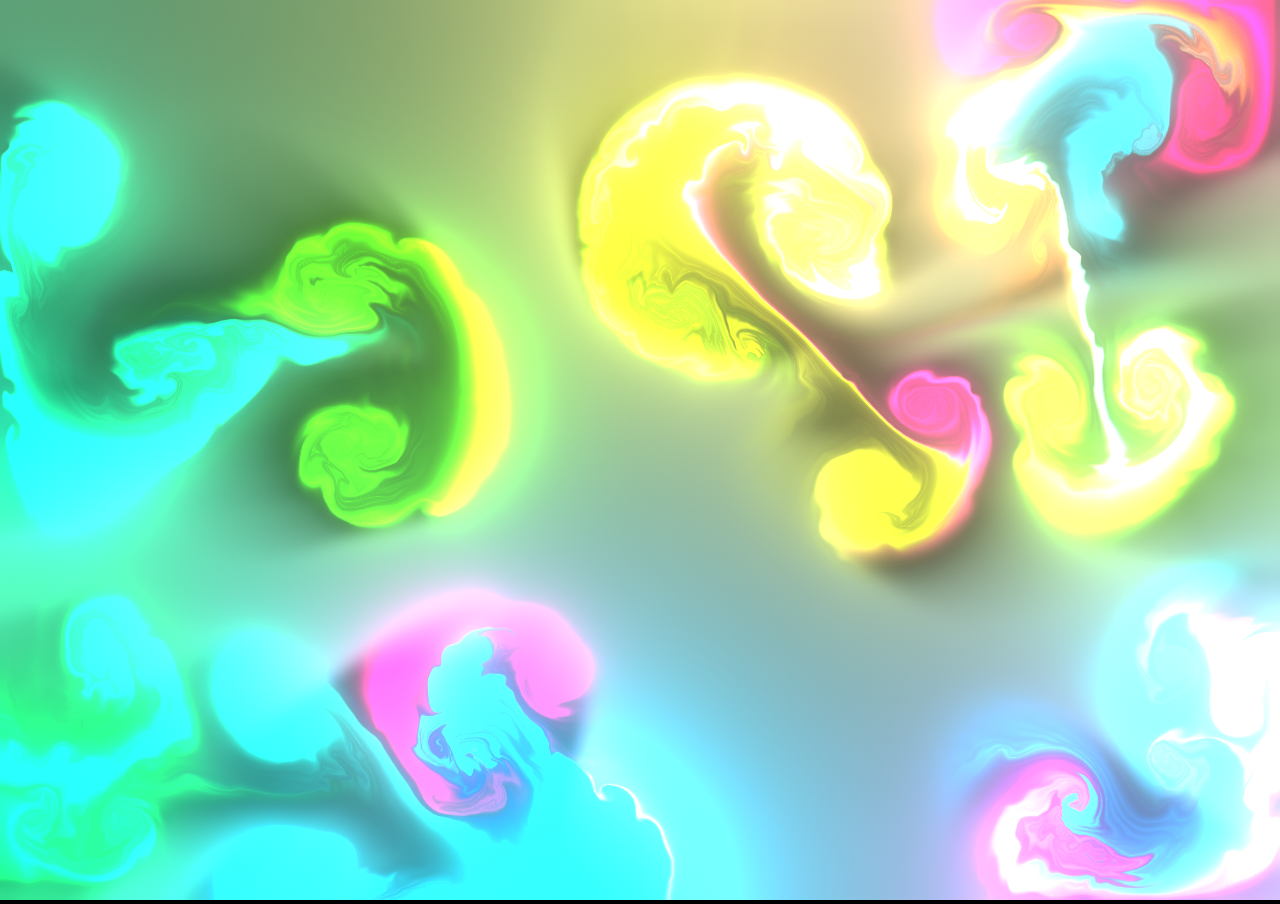
<file: games/fluid/index.html>
<!DOCTYPE html>
<html lang="ru">
    <head>
        <meta charset="utf-8">
        <meta name="viewport" content="width=device-width, initial-scale=1.0, user-scalable=no">
        <meta name="apple-mobile-web-app-status-bar-style" content="black-translucent">
        <meta name="apple-mobile-web-app-capable" content="yes">
        <meta name="mobile-web-app-capable" content="yes">

        <title>Цветные брызги</title>

        <style>
            * {
                user-select: none;
            }

            html, body {
                overflow: hidden;
                background-color: #000;
            }

            body {
                margin: 0;
                position: fixed;
                width: 100%;
                height: 100%;
            }

            canvas {
                width: 100%;
                height: 100%;
            }

            /* settings panel is never created, but hide it just in case */
            .dg {
                display: none;
            }
        </style>
    </head>
    <body>
        <canvas></canvas>
        <script src="./script.js"></script>
    </body>
</html>
</file>
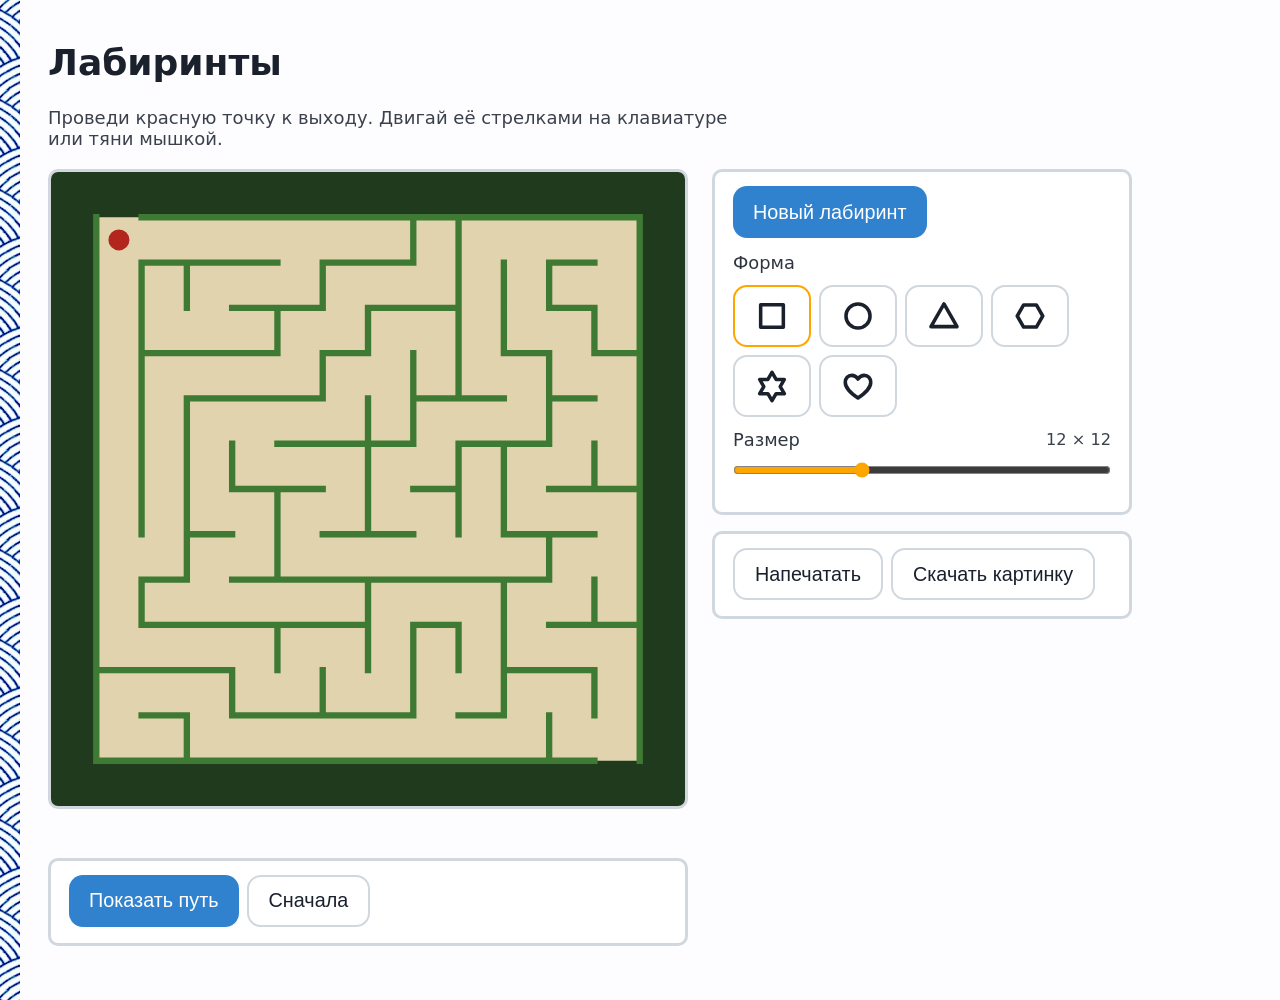
<file: games/maze/index.html>
<!doctype html>
<html lang="ru">
  <head>
    <meta charset="utf-8" />
    <meta name="viewport" content="width=device-width, initial-scale=1.0" />
    <title>Лабиринты</title>
    <meta
      name="description"
      content="Лабиринты: квадрат, круг, треугольник, шестиугольник, звезда и сердце. Проведи точку к выходу стрелками или мышкой."
    />
    <link rel="icon" type="image/png" href="favicon.png" />
    <meta name="theme-color" content="#fdfdff" />

    <link id="omg-core-css" rel="stylesheet" href="css/core.css" />
    <link id="omg-theme-css" rel="stylesheet" href="css/themes/light/light.css" />
    <link id="omg-density-css" rel="stylesheet" href="css/densities.css" />
    <link rel="stylesheet" href="css/common.css" />
    <link rel="stylesheet" href="css/maze.css" />

    <script src="js/maze.js"></script>
  </head>

  <body onload="initMaze();" id="omg-body" class="medium">
    <div id="omg-header">
      <h1>Лабиринты</h1>
    </div>
    <noscript><p class="tagline">Для этой игры нужен JavaScript.</p></noscript>
    <div class="content">
      <p class="tagline">
        Проведи красную точку к выходу. Двигай её стрелками на клавиатуре или
        тяни мышкой.
      </p>

      <div class="layout">
        <div class="stage">
          <div
            id="maze"
            class="canvas-box"
            tabindex="0"
            aria-label="Лабиринт. Двигай точку стрелками или тяни её мышкой."
          ></div>
          <p class="note" id="play-note" aria-live="polite"></p>
          <div class="panel solve-panel">
            <div class="btns">
              <button type="button" id="solve">Показать путь</button>
              <button type="button" id="reset" class="ghost">Сначала</button>
            </div>
          </div>
        </div>

        <div class="side">
          <div class="panel">
            <div class="btns">
              <button type="button" id="new">Новый лабиринт</button>
            </div>
            <div class="ctl" style="margin-top: 14px">
              <label>Форма</label>
            </div>
            <div
              class="chips"
              id="shape-chips"
              role="group"
              aria-label="Форма"
            ></div>
            <div class="ctl">
              <label for="size">Размер</label
              ><span class="val" id="size-val"></span>
              <input type="range" id="size" min="6" max="24" step="2" />
            </div>
          </div>

          <div class="panel">
            <div class="btns">
              <button type="button" id="print" class="ghost">Напечатать</button>
              <button type="button" id="export-png" class="ghost">
                Скачать картинку
              </button>
            </div>
          </div>
        </div>
      </div>

      <!-- Controls hidden from children: the game code still reads them,
           so they stay in the page with sensible defaults. -->
      <div id="grownup-controls" hidden>
        <input type="range" id="loops" min="0" max="100" step="5" />
        <span id="loops-val"></span>
        <select id="length"></select>
        <input type="number" id="seed" min="0" max="1000000000" step="1" />
        <div id="algo-chips"></div>
        <p id="algo-note"></p>
        <div id="look-chips"></div>
        <input type="range" id="wall" min="4" max="60" step="1" />
        <span id="wall-val"></span>
        <input type="checkbox" id="l-heat" />
        <input type="range" id="speed" min="1" max="20" step="1" />
        <span id="speed-val"></span>
        <button type="button" id="export-svg"></button>
        <div id="stats"></div>
      </div>
    </div>
  </body>
</html>
</file>
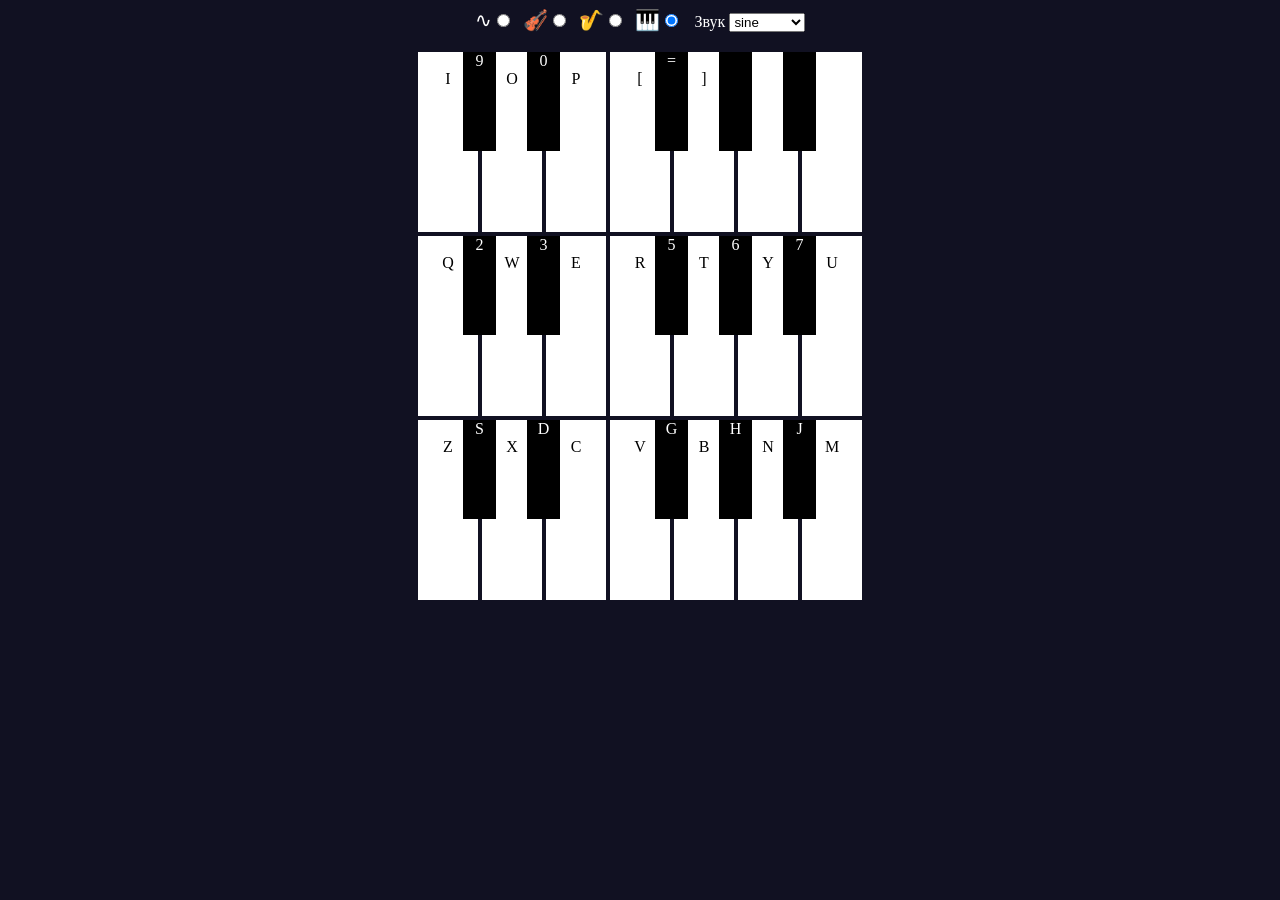
<file: games/piano/index.html>
<meta charset=utf-8>
<title>Пианино</title>
<body id=B style=background:#112;color:#fff;user-select:none;text-align:center>
<span id=K style=font-size:20></span>
<span style=display:none>Octave <input type=number id=O style=width:40 value=0 min=-3 max=3 onkeydown='return false'>&nbsp;
Key <input type=number id=Y style=width:40 value=0 min=-12 max=12 onkeydown='return false'>&nbsp;</span>
Звук <select id=S>
<option>sine</option>
<option>square</option>
<option>sawtooth</option>
<option>triangle</option>
</select>
<br><script>

///////////////////////////////////////////////////////////////////////////////
/* 1Keys 🎹 A 1 Kilobyte JavaScript Piano - Enhanced Version

By Frank Force 2020
https://github.com/KilledByAPixel/1Keys

Globals...
    K# = piano keys
    K = instruments div
    O = octave input
    Y = key input
    S = wave shape
*/

C = new AudioContext; // audio context
A = [];               // active sounds
I = 0;                // instrument type

// instrument select
[...`∿🎻🎷🎹`].map((i,j)=>                          // instrument icons
    K.innerHTML += `${i                            // icon
    }<input type=radio name=I checked onclick=I=${ // radio input
    3 - j}> &nbsp;`);                              // instrument select

// piano keys
for( i = 0; i < 36; i++) // 3 x 12 keys
        
    B.innerHTML +=
        `${i%12 ? `` : `<br>`                                       // new row
        }<div id=K${                                                // create key
            k = 24 + i%12 - (i/12|0)*12                             // reorder keys
        } style=display:inline-block;margin:2;background:${         // key style
        (w = `02579`.indexOf(i%12 - 1) < 0) ?                       // b or w?
        `#fff;color:#000;width:60;height:180` :                     // white
        `#000;position:absolute;margin-left:-17;width:33;height:99` // black
        } onmouseover=event.buttons&&P(${ k                         // mouse over
        }) onmousedown=P(${ k                                       // mouse down
        }) onmouseup=X(${ k                                         // mouse up
        }) onmouseout=X(${ k                                        // mouse out
        })>` + (w ? `<br>` : ``) +                                  // lower white keys
        `ZSXDCVGBHNJMQ2W3ER5T6Y7UI9O0P[=]    `[k];                  // show key

///////////////////////////////////////////////////////////////////////////////
// sound

// play note
P = i=> i < 0 || A[i] || // is valid and note not playing?
(
    k = eval(`K`+i),            // get key
    k.g = k.style.background,   // save original color 
    k.style.transition = ``,    // unset transition
    k.style.background = `red`, // set key color red
    k.innerHTML,                // force reset transition

    A[i] = [         // instruments
        [...`1248`], // 🎹 organ
        [...`3579`], // 🎷 brass
        [...`123`],  // 🎻 strings
        [...`4`],    // ∿ sine
    ][ I ].map(j=>(
        o = C.createOscillator(),                 // create oscillator
        o.connect(                                // oscillator to gain
            o.g = C.createGain(                   // create gain node
                o.frequency.value =               // set frequency
                    j * 55 *                      // A 55 root note
                    2**((i+3)/12                  // music scale formula
                        + O.value*1               // octave control
                        + Y.value/12)))           // key control
        .connect(C.destination),                  // gain to destination
        o.g.gain.value = .2/(1+Math.log2(j)),     // set gain
        o.type =                                  // oscilator type
            S.options[S.selectedIndex].innerHTML, // get type setting
        o.start(),                                // play sound
        o)                                        // return sound
    )
);

// cancel note
X = i=> A[i] &&  // is note playing?
(
    k = eval(`K`+i),            // get key
    k.style.transition = `.5s`, // set transition
    k.style.background = k.g,   // reset original color

    A[i].map(o=>
        setTimeout(e=>o.stop(), 350,            // stop sound after delay
            o.g.gain.linearRampToValueAtTime(   // set gain start ramp
                o.g.gain.value, C.currentTime), // set gain
            o.g.gain.linearRampToValueAtTime(   // ramp off gain
                A[i] = 0, C.currentTime + .3)   // clear note  
        )
    )
);

// stop all sounds if focus lost
onblur = e=> A.map((e,i)=> X(i));

///////////////////////////////////////////////////////////////////////////////
// keyboard controls

// keyboard key to piano key
T = i=>
    (k = `ZSXDCVGBHNJM,L.;/Q2W3ER5T6Y7UI9O0P[=]` // map key to note
    .indexOf(i.key.toUpperCase()),               // find key in string
    k - 5 * (k > 16));                           // remap second row of keys

// play note on key down
onkeydown = i=> P(T(i));

// release note on key up
onkeyup = i=> X(T(i));

</script>
</file>
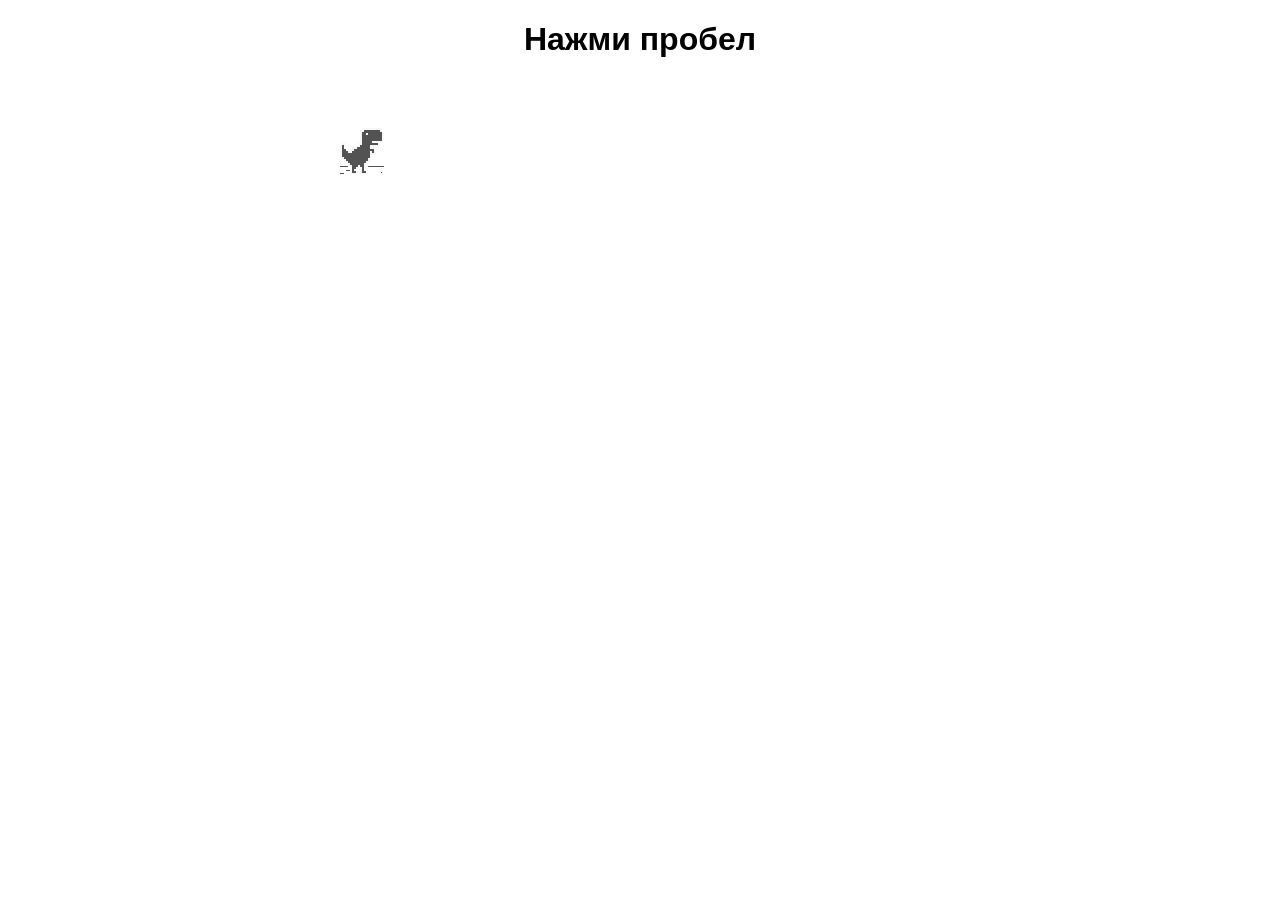
<file: games/trex/index.html>
<!doctype html>
<html lang="ru">

<head>
    <meta charset="utf-8">
    <meta name="viewport" content="width=device-width, initial-scale=1.0,maximum-scale=1.0, user-scalable=no">
    <title>Динозаврик-бегун</title>
    <link rel="stylesheet" href="index.css">
    <script src="index.js"></script>
</head>

<body id="t" class="offline">
    <div id="messageBox" class="sendmessage">
         <h1 style="text-align: center;font-family: sans-serif;">Нажми пробел</h1>
         <div class="niokbutton" onclick="okbuttonsend()"></div>
    </div>
    <div id="main-frame-error" class="interstitial-wrapper">
        <div id="main-content">
            <div class="icon icon-offline" alt=""></div>
        </div>
        <div id="offline-resources">
            <img id="offline-resources-1x" src="assets/default_100_percent/100-offline-sprite.png">
            <img id="offline-resources-2x" src="assets/default_200_percent/200-offline-sprite.png">
            <template id="audio-resources">
                <audio id="offline-sound-press" src="[data-uri]"></audio>
                <audio id="offline-sound-hit" src="[data-uri]"></audio>
                <audio id="offline-sound-reached" src="[data-uri]"></audio>
            </template>
        </div>
    </div>
</body>

<script>
    document.onkeydown = function(evt) {
    evt = evt || window.event;
    if (evt.keyCode == 32) {
        var box = document.getElementById("messageBox");
        box.style.visibility="hidden";
    }
};
</script>
    
</html>
</file>
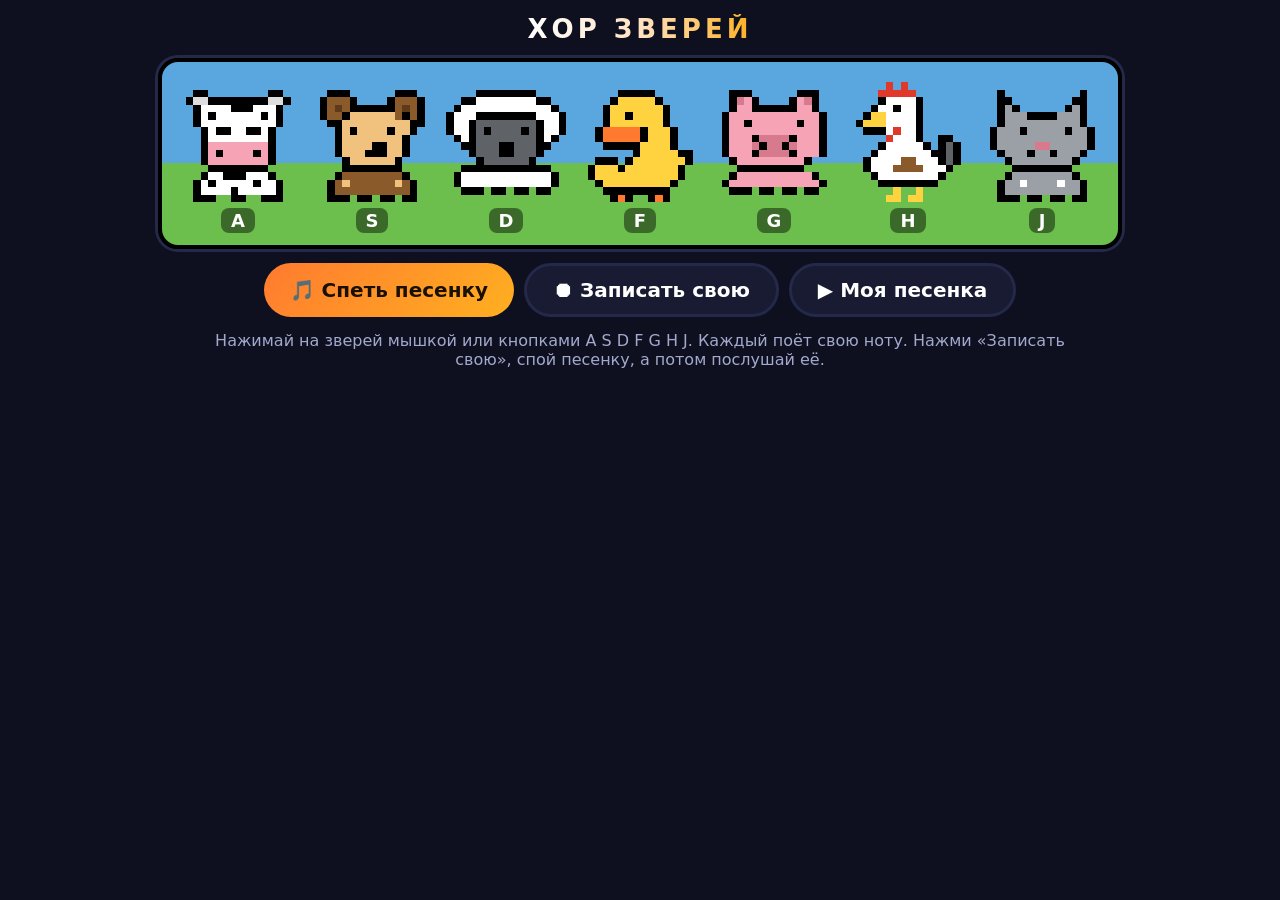
<file: games/hor.html>
<!DOCTYPE html>
<html lang="ru">
<head>
<meta charset="utf-8">
<title>Хор зверей</title>
<style>
:root { --bg:#0E1020; --panel:#181B31; --panel2:#242949; --o1:#FF7A2F; --o2:#FFB020; --text:#fff; --muted:#A3A9CC; }
* { box-sizing:border-box; user-select:none; }
html,body { margin:0; min-height:100%; background:var(--bg); color:var(--text); font-family:"Segoe UI",system-ui,sans-serif; }
body { display:flex; flex-direction:column; align-items:center; gap:14px; padding:14px; }
h1 { margin:0; font-size:26px; letter-spacing:4px; text-transform:uppercase; font-weight:900;
  background:linear-gradient(90deg,#fff,#FFE2C2,var(--o2)); -webkit-background-clip:text; background-clip:text; color:transparent; }
.stage { display:flex; gap:14px; flex-wrap:wrap; justify-content:center; padding:20px 16px 0; border-radius:20px;
  background:linear-gradient(#5aa7e0 0 55%, #6cbf4c 55%); border:4px solid #000; box-shadow:0 0 0 3px var(--panel2); max-width:1120px; }
.animal { display:flex; flex-direction:column; align-items:center; gap:6px; cursor:pointer; padding-bottom:12px; }
.animal canvas { width:120px; height:120px; image-rendering:pixelated; transition:transform .08s; }
.animal.sing canvas { transform:translateY(-14px) scale(1.08); }
.key { font-size:18px; font-weight:800; background:rgba(0,0,0,.45); border-radius:8px; padding:2px 10px; }
.bar { display:flex; gap:10px; flex-wrap:wrap; justify-content:center; }
.btn { font:inherit; font-size:20px; font-weight:800; color:#1a1000; border:0; border-radius:999px; padding:12px 26px; cursor:pointer;
  background:linear-gradient(135deg,var(--o1),var(--o2)); }
.btn.sec { background:var(--panel); color:var(--text); border:3px solid var(--panel2); }
.btn.rec { background:#e0392b; color:#fff; }
.hint { color:var(--muted); font-size:16px; text-align:center; max-width:900px; }
</style>
</head>
<body>
<h1>Хор зверей</h1>
<div class="stage" id="stage"></div>
<div class="bar">
  <button class="btn" id="song">🎵 Спеть песенку</button>
  <button class="btn sec" id="rec">⏺ Записать свою</button>
  <button class="btn sec" id="play" disabled>▶ Моя песенка</button>
</div>
<div class="hint">Нажимай на зверей мышкой или кнопками A S D F G H J. Каждый поёт свою ноту. Нажми «Записать свою», спой песенку, а потом послушай её.</div>
<script>
const PAL = { k:'#000', w:'#fff', W:'#ddd', p:'#f5a3b5', P:'#d77a8e', b:'#8b5a2b', B:'#5e3a1a', y:'#ffd23f', o:'#ff7a2f', r:'#e0392b', g:'#9aa0a6', G:'#5f6368', s:'#f1c27d', n:'#3a2a1a', c:'#ffffff' };
// 16x16 sprites; the row marked by 'M' in mouth[] is replaced when singing
const ANIMALS = [
  { name:'Корова', voice:'sawtooth', note:0, key:'a', rows:[
    '................','..kk........kk..','.kWWkkkkkkkkWWk.','..kwwwwkkkwwwk..','..kwkwwwwwwkwk..','..kwwwwwwwwwwk..',
    '...kwkkwwkkwk...','...kwwwwwwwwk...','...kppppppppk...','...kpkppppkpk...','...kppppppppk...','....kkkkkkkk....',
    '...kwwkkkwwwk...','..kwkwwwwwkwwk..','..kwwwwkwwwwwk..','..kkk..kk..kkk..'], mouth:10, open:'...kpkkkkkkpk...' },
  { name:'Собака', voice:'square', note:1, key:'s', rows:[
    '................','..kkk......kkk..','.kbbbk....kbbbk.','.kbBbkkkkkkbBbk.','.kbbkssssssbkbk.','..kkssssssssskk.',
    '...ksksssskssk..','...kssssssssk...','...ksssskkssk...','...kssskkkssk...','....kssssssk....','....kkkkkkkk....',
    '...kbbbbbbbbk...','..kbsbbbbbbsbk..','..kbbbbbbbbbbk..','..kkk.kk.kk.kk..'], mouth:9, open:'...kssskrrssk...' },
  { name:'Овца', voice:'triangle', note:2, key:'d', rows:[
    '................','....kkkkkkkk....','..kkwwwwwwwwkk..','.kwwwwwwwwwwwwk.','kwwwkkkkkkkkwwwk','kwwkGGGGGGGGkwwk',
    'kwwkGkGGGGkGkwwk','.kwkGGGGGGGGkwk.','..kkGGGkkGGGkk..','...kGGGkkGGGk...','....kGGGGGGk....','..kkkkkkkkkkkk..',
    '.kwwwwwwwwwwwwk.','.kwwwwwwwwwwwwk.','..kkk.kk.kk.kk..','................'], mouth:9, open:'...kGGkrrkGGk...' },
  { name:'Утка', voice:'square', note:3, key:'f', rows:[
    '................','.....kkkkk......','....kyyyyyk.....','...kyyyyyyyk....','...kyykyyyyk....','...kyyyyyyyk....',
    '..koooookyyyk...','..koooookyyyk...','...kkkkkyyyyk...','.......kyyyyykk.','..kkk.kyyyyyyyk.','.kyyykyyyyyyyk..',
    '.kyyyyyyyyyyyk..','..kyyyyyyyyyk...','...kkkkkkkkk....','....kok..kok....'], mouth:7, open:'..k.....kyyyk...' },
  { name:'Свинья', voice:'sawtooth', note:4, key:'g', rows:[
    '................','..kkk......kkk..','..kPpk....kpPk..','..kppkkkkkkppk..','.kppppppppppppk.','.kppkppppppkppk.',
    '.kppppppppppppk.','.kpppkPPPPkpppk.','.kpppPkPPkPpppk.','.kpppkPPPPkpppk.','..kpppppppppk...','...kkkkkkkkk....',
    '..kppppppppppk..','.kppppppppppppk.','..kkk.kk.kk.kk..','................'], mouth:10, open:'..kpppkrrkpppk..' },
  { name:'Петух', voice:'triangle', note:5, key:'h', rows:[
    '.....r.r........','....rrrrr.......','....kwwwwk......','...kwwkwwk......','..kyywwwwk......','.kyyywwwwk......',
    '..kkkwrwwk......','.....rwwwk..kk..','....kwwwwwk.kGk.','...kwwwwwwwkkGk.','..kwwwwbbwwwkGk.','..kwwwbbbbwwwk..',
    '...kwwwwwwwwk...','....kkkkkkkk....','......y..y......','.....yy.yy......'], mouth:4, open:'.kyyk.wwwk......' },
  { name:'Кошка', voice:'sine', note:6, key:'j', rows:[
    '................','..k..........k..','..kk........kk..','..kgk......kgk..','..kgggkkkkgggk..','..kggggggggggk..',
    '.kgggkgggggkggk.','.kggggggggggggk.','.kgggggPPgggggk.','..kgggkggkgggk..','...kggggggggk...','....kkkkkkkk....',
    '...kggggggggk...','..kggwggggwggk..','..kggggggggggk..','..kkk.kk.kk.kk..'], mouth:9, open:'..kggkrrrkgggk..' }
];
// pentatonic scale C D E G A C D
const FREQ = [261.6, 293.7, 329.6, 392.0, 440.0, 523.3, 587.3];
let ac;
function audio() { if (!ac) ac = new (window.AudioContext || window.webkitAudioContext)(); return ac; }

function draw(cv, a, singing) {
  const ctx = cv.getContext('2d');
  ctx.clearRect(0, 0, 16, 16);
  a.rows.forEach((row, y) => {
    const r = (singing && y === a.mouth) ? a.open : row;
    [...r].forEach((ch, x) => { if (ch !== '.') { ctx.fillStyle = PAL[ch]; ctx.fillRect(x, y, 1, 1); } });
  });
}

function sing(i, dur = 0.45) {
  const a = ANIMALS[i], c = audio(), t = c.currentTime;
  const o = c.createOscillator(), f = c.createBiquadFilter(), g = c.createGain(), lfo = c.createOscillator(), lg = c.createGain();
  o.type = a.voice; o.frequency.value = FREQ[a.note];
  lfo.frequency.value = 6; lg.gain.value = FREQ[a.note] * 0.015; lfo.connect(lg); lg.connect(o.frequency);
  f.type = 'lowpass'; f.frequency.value = 1400; f.Q.value = 4;
  g.gain.setValueAtTime(0, t); g.gain.linearRampToValueAtTime(0.22, t + 0.03); g.gain.setValueAtTime(0.22, t + dur - 0.1); g.gain.linearRampToValueAtTime(0, t + dur);
  o.connect(f); f.connect(g); g.connect(c.destination);
  o.start(t); lfo.start(t); o.stop(t + dur + 0.05); lfo.stop(t + dur + 0.05);
  const el = cards[i];
  el.classList.add('sing'); draw(el.querySelector('canvas'), a, true);
  setTimeout(() => { el.classList.remove('sing'); draw(el.querySelector('canvas'), a, false); }, dur * 1000);
  if (recording) recorded.push([i, performance.now() - recStart]);
}

const stage = document.getElementById('stage');
const cards = ANIMALS.map((a, i) => {
  const d = document.createElement('div'); d.className = 'animal';
  const cv = document.createElement('canvas'); cv.width = 16; cv.height = 16; draw(cv, a, false);
  const k = document.createElement('div'); k.className = 'key'; k.textContent = a.key.toUpperCase();
  d.appendChild(cv); d.appendChild(k);
  d.onpointerdown = () => sing(i);
  stage.appendChild(d);
  return d;
});
document.addEventListener('keydown', e => {
  if (e.repeat) return;
  const i = ANIMALS.findIndex(a => e.code === 'Key' + a.key.toUpperCase());
  if (i >= 0) sing(i);
});

// a simple tune, notes are animal indices
const TUNE = [0,0,4,4,5,5,4,-1, 3,3,2,2,1,1,0,-1, 4,4,3,3,2,2,1,-1, 4,4,3,3,2,2,1,-1, 0,0,4,4,5,5,4,-1, 3,3,2,2,1,1,0];
let playing = false;
function playSeq(seq, timed) {
  if (playing) return; playing = true;
  let k = 0;
  if (timed) {
    seq.forEach(([i, ms]) => setTimeout(() => sing(i), ms));
    setTimeout(() => playing = false, (seq.length ? seq[seq.length - 1][1] : 0) + 600);
    return;
  }
  const tick = () => {
    if (k >= seq.length) { playing = false; return; }
    if (seq[k] >= 0) sing(seq[k], 0.35);
    k++; setTimeout(tick, 380);
  };
  tick();
}
document.getElementById('song').onclick = () => playSeq(TUNE, false);

let recording = false, recorded = [], recStart = 0;
const recBtn = document.getElementById('rec'), playBtn = document.getElementById('play');
recBtn.onclick = () => {
  recording = !recording;
  if (recording) { recorded = []; recStart = performance.now(); recBtn.textContent = '⏹ Стоп'; recBtn.className = 'btn rec'; }
  else { recBtn.textContent = '⏺ Записать свою'; recBtn.className = 'btn sec'; playBtn.disabled = recorded.length === 0; }
};
playBtn.onclick = () => playSeq(recorded, true);
</script>
</body>
</html>
</file>
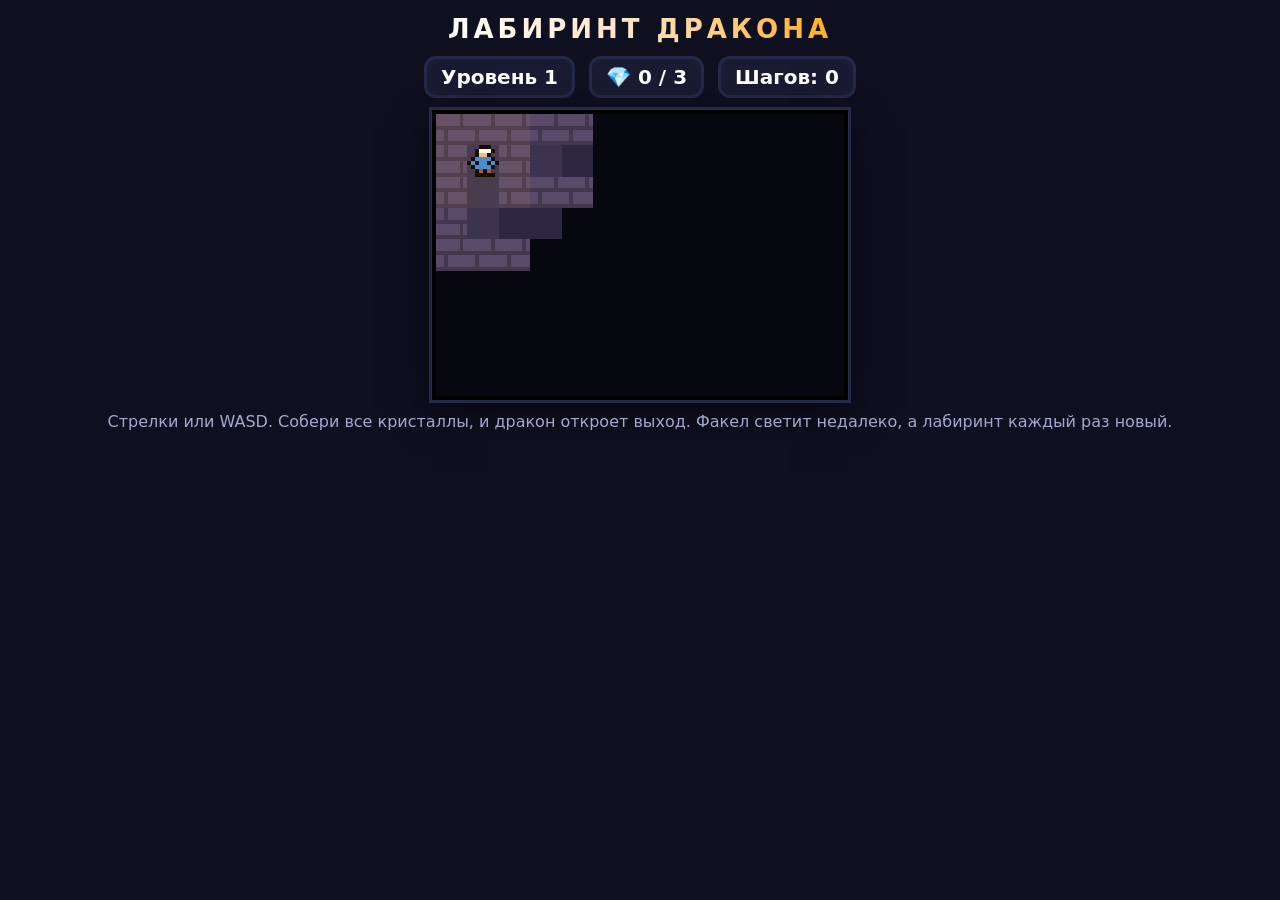
<file: games/labirint.html>
<!DOCTYPE html>
<html lang="ru">
<head>
<meta charset="utf-8">
<title>Лабиринт дракона</title>
<style>
:root { --bg:#0E1020; --panel:#181B31; --panel2:#242949; --o1:#FF7A2F; --o2:#FFB020; --text:#fff; --muted:#A3A9CC; }
* { box-sizing:border-box; user-select:none; }
html,body { margin:0; height:100%; background:var(--bg); color:var(--text); font-family:"Segoe UI",system-ui,sans-serif; }
body { display:flex; flex-direction:column; align-items:center; gap:12px; padding:14px; }
h1 { margin:0; font-size:26px; letter-spacing:4px; text-transform:uppercase; font-weight:900;
  background:linear-gradient(90deg,#fff,#FFE2C2,var(--o2)); -webkit-background-clip:text; background-clip:text; color:transparent; }
.hud { display:flex; gap:14px; font-size:20px; font-weight:700; align-items:center; flex-wrap:wrap; justify-content:center; }
.chip { background:var(--panel); border:3px solid var(--panel2); border-radius:12px; padding:6px 14px; }
canvas { image-rendering:pixelated; border:4px solid #000; box-shadow:0 0 0 3px var(--panel2), 0 14px 40px rgba(0,0,0,.6); max-width:100%; height:auto; }
.hint { color:var(--muted); font-size:16px; text-align:center; }
.overlay { position:fixed; inset:0; display:none; align-items:center; justify-content:center; background:rgba(6,7,16,.75); }
.overlay.open { display:flex; }
.sheet { background:var(--panel); border-radius:24px; padding:30px 40px; text-align:center; box-shadow:0 30px 80px rgba(0,0,0,.6); }
.sheet h2 { margin:0 0 10px; font-size:34px; }
.sheet p { font-size:20px; color:var(--muted); margin:0 0 20px; }
.btn { font:inherit; font-size:26px; font-weight:800; letter-spacing:2px; color:#1a1000; border:0; border-radius:999px; padding:14px 36px; cursor:pointer;
  background:linear-gradient(135deg,var(--o1),var(--o2)); }
.pad { display:none; }
</style>
</head>
<body>
<h1>Лабиринт дракона</h1>
<div class="hud">
  <span class="chip" id="lvl">Уровень 1</span>
  <span class="chip" id="gems">💎 0 / 3</span>
  <span class="chip" id="steps">Шагов: 0</span>
</div>
<canvas id="c"></canvas>
<div class="hint">Стрелки или WASD. Собери все кристаллы, и дракон откроет выход. Факел светит недалеко, а лабиринт каждый раз новый.</div>
<div class="overlay" id="ov"><div class="sheet"><h2 id="ovTitle">Уровень пройден!</h2><p id="ovText"></p><button class="btn" id="next">ДАЛЬШЕ</button></div></div>
<script>
const P = { k:'#000', w:'#fff', r:'#e0392b', y:'#ffd23f', b:'#3a8be0', g:'#5cc43a', s:'#f1c27d', o:'#ff7a2f', p:'#8b5cf6', d:'#2e7d32', t:'#a0522d', c:'#9ad7ff', q:'#555' };
const SPR = {
  hero: [
    '...kkk..',
    '..kwwwk.',
    '..kssk..',
    '.kbbbbk.',
    'kbkbbkbk',
    '.kbbbbk.',
    '..ktkt..',
    '..kkkkk.'],
  gem: [
    '........',
    '..cccc..',
    '.cwcccc.',
    'cwccccbc',
    'ccccccbc',
    '.ccccbc.',
    '..ccbc..',
    '...cc...'],
  dragon: [
    '..gg..gg',
    '.gggggg.',
    'ggkggkgg',
    'gggggggg',
    '.ggrrgg.',
    '..gggg..',
    '.gg..gg.',
    'g......g'],
  dragonAwake: [
    '..gg..gg',
    '.gggggg.',
    'ggyggygg',
    'gggggggg',
    '.ggoogg.',
    '..oooo..',
    '.gg..gg.',
    'g......g'],
  key: [
    '........',
    '..yyy...',
    '.y...y..',
    '.y...y..',
    '..yyy...',
    '...y....',
    '...yyy..',
    '...y.y..']
};
const cv = document.getElementById('c'), ctx = cv.getContext('2d');
const CELL = 8, SCALE = 4;
let level = 1, cols, rows, grid, hero, gems, dragonPos, steps, seen, won;

function rnd(n) { return Math.floor(Math.random() * n); }

function genMaze(c, r) {
  // c, r odd; 1 = wall
  const g = Array.from({ length: r }, () => new Uint8Array(c).fill(1));
  const stack = [[1, 1]]; g[1][1] = 0;
  while (stack.length) {
    const [x, y] = stack[stack.length - 1];
    const opts = [];
    for (const [dx, dy] of [[2, 0], [-2, 0], [0, 2], [0, -2]]) {
      const nx = x + dx, ny = y + dy;
      if (nx > 0 && nx < c - 1 && ny > 0 && ny < r - 1 && g[ny][nx] === 1) opts.push([nx, ny, dx, dy]);
    }
    if (!opts.length) { stack.pop(); continue; }
    const [nx, ny, dx, dy] = opts[rnd(opts.length)];
    g[y + dy / 2][x + dx / 2] = 0; g[ny][nx] = 0;
    stack.push([nx, ny]);
  }
  // a few extra openings so there are loops
  for (let k = 0; k < Math.floor(c * r / 40); k++) {
    const x = 1 + rnd(c - 2), y = 1 + rnd(r - 2);
    if (g[y][x] === 1 && ((g[y][x - 1] === 0 && g[y][x + 1] === 0) || (g[y - 1][x] === 0 && g[y + 1][x] === 0))) g[y][x] = 0;
  }
  return g;
}

function farCells(fromX, fromY) {
  // BFS distances to pick far spots
  const d = Array.from({ length: rows }, () => new Int16Array(cols).fill(-1));
  const q = [[fromX, fromY]]; d[fromY][fromX] = 0;
  while (q.length) {
    const [x, y] = q.shift();
    for (const [dx, dy] of [[1, 0], [-1, 0], [0, 1], [0, -1]]) {
      const nx = x + dx, ny = y + dy;
      if (grid[ny] && grid[ny][nx] === 0 && d[ny][nx] < 0) { d[ny][nx] = d[y][x] + 1; q.push([nx, ny]); }
    }
  }
  return d;
}

function newLevel() {
  const sizes = [[13, 9], [17, 11], [21, 13], [25, 15], [29, 17], [33, 19], [37, 21]];
  [cols, rows] = sizes[Math.min(level - 1, sizes.length - 1)];
  grid = genMaze(cols, rows);
  hero = { x: 1, y: 1 };
  const d = farCells(1, 1);
  const cells = [];
  for (let y = 1; y < rows; y++) for (let x = 1; x < cols; x++) if (grid[y][x] === 0 && d[y][x] > 0) cells.push([x, y, d[y][x]]);
  cells.sort((a, b) => b[2] - a[2]);
  dragonPos = { x: cells[0][0], y: cells[0][1] };
  gems = [];
  const pool = cells.slice(1).filter(c => c[2] > 4);
  while (gems.length < 3 && pool.length) { const i = rnd(pool.length); const [x, y] = pool.splice(i, 1)[0]; gems.push({ x, y }); }
  steps = 0; won = false;
  seen = Array.from({ length: rows }, () => new Uint8Array(cols));
  cv.width = cols * CELL; cv.height = rows * CELL;
  cv.style.width = Math.min(cols * CELL * SCALE, 1000) + 'px';
  reveal(); updateHud(); draw();
}

function reveal() {
  for (let y = -3; y <= 3; y++) for (let x = -3; x <= 3; x++) {
    const nx = hero.x + x, ny = hero.y + y;
    if (grid[ny] && nx >= 0 && nx < cols && x * x + y * y <= 10) seen[ny][nx] = 1;
  }
}

function spr(name, x, y) {
  const s = SPR[name];
  for (let r = 0; r < 8; r++) for (let c = 0; c < 8; c++) {
    const ch = s[r][c]; if (ch === '.') continue;
    ctx.fillStyle = P[ch]; ctx.fillRect(x * CELL + c, y * CELL + r, 1, 1);
  }
}

function draw() {
  ctx.fillStyle = '#06070f'; ctx.fillRect(0, 0, cv.width, cv.height);
  for (let y = 0; y < rows; y++) for (let x = 0; x < cols; x++) {
    if (!seen[y][x]) continue;
    const dist = (x - hero.x) ** 2 + (y - hero.y) ** 2;
    const lit = dist <= 10;
    if (grid[y][x] === 1) {
      ctx.fillStyle = lit ? '#5a4a6a' : '#2a2436'; ctx.fillRect(x * CELL, y * CELL, CELL, CELL);
      ctx.fillStyle = lit ? '#43364f' : '#1e1a28';
      ctx.fillRect(x * CELL, y * CELL + 3, CELL, 1); ctx.fillRect(x * CELL, y * CELL + 7, CELL, 1);
      ctx.fillRect(x * CELL + (y % 2 ? 2 : 6), y * CELL, 1, 3); ctx.fillRect(x * CELL + (y % 2 ? 6 : 2), y * CELL + 4, 1, 3);
    } else {
      ctx.fillStyle = lit ? (dist <= 4 ? '#3b3350' : '#2c2640') : '#15121d'; ctx.fillRect(x * CELL, y * CELL, CELL, CELL);
    }
  }
  const allGems = gems.length === 0;
  if (seen[dragonPos.y][dragonPos.x]) spr(allGems ? 'dragonAwake' : 'dragon', dragonPos.x, dragonPos.y);
  gems.forEach(g => { if (seen[g.y][g.x]) spr('gem', g.x, g.y); });
  spr('hero', hero.x, hero.y);
  // torch glow
  ctx.fillStyle = 'rgba(255,170,60,0.08)';
  ctx.fillRect((hero.x - 1) * CELL, (hero.y - 1) * CELL, CELL * 3, CELL * 3);
}

function updateHud() {
  document.getElementById('lvl').textContent = 'Уровень ' + level;
  document.getElementById('gems').textContent = '💎 ' + (3 - gems.length) + ' / 3';
  document.getElementById('steps').textContent = 'Шагов: ' + steps;
}

function move(dx, dy) {
  if (won) return;
  const nx = hero.x + dx, ny = hero.y + dy;
  if (!grid[ny] || grid[ny][nx] !== 0) return;
  hero.x = nx; hero.y = ny; steps++;
  const gi = gems.findIndex(g => g.x === nx && g.y === ny);
  if (gi >= 0) gems.splice(gi, 1);
  reveal(); updateHud(); draw();
  if (nx === dragonPos.x && ny === dragonPos.y) {
    if (gems.length === 0) {
      won = true;
      document.getElementById('ovTitle').textContent = 'Уровень ' + level + ' пройден!';
      document.getElementById('ovText').textContent = 'Дракон доволен: все кристаллы на месте. Шагов: ' + steps + '.';
      document.getElementById('ov').classList.add('open');
      document.getElementById('next').focus();
    } else {
      document.getElementById('ovTitle').textContent = 'Дракон спит';
      document.getElementById('ovText').textContent = 'Он проснётся, когда ты найдёшь все 3 кристалла. Осталось: ' + gems.length + '.';
      document.getElementById('ov').classList.add('open');
      document.getElementById('next').textContent = 'ПОНЯТНО';
      document.getElementById('next').focus();
    }
  }
}

document.getElementById('next').onclick = () => {
  document.getElementById('ov').classList.remove('open');
  document.getElementById('next').textContent = 'ДАЛЬШЕ';
  if (won) { level++; newLevel(); }
};

document.addEventListener('keydown', e => {
  const k = e.key.toLowerCase(), code = e.code;
  const map = { arrowleft: [-1, 0], arrowright: [1, 0], arrowup: [0, -1], arrowdown: [0, 1] };
  const codeMap = { KeyA: [-1, 0], KeyD: [1, 0], KeyW: [0, -1], KeyS: [0, 1] };
  const m = map[k] || codeMap[code];
  if (!m) return;
  e.preventDefault();
  if (document.getElementById('ov').classList.contains('open')) { if (k === 'enter') document.getElementById('next').click(); return; }
  move(m[0], m[1]);
});
document.addEventListener('keydown', e => { if (e.key === 'Enter' && document.getElementById('ov').classList.contains('open')) document.getElementById('next').click(); });

newLevel();
</script>
</body>
</html>
</file>
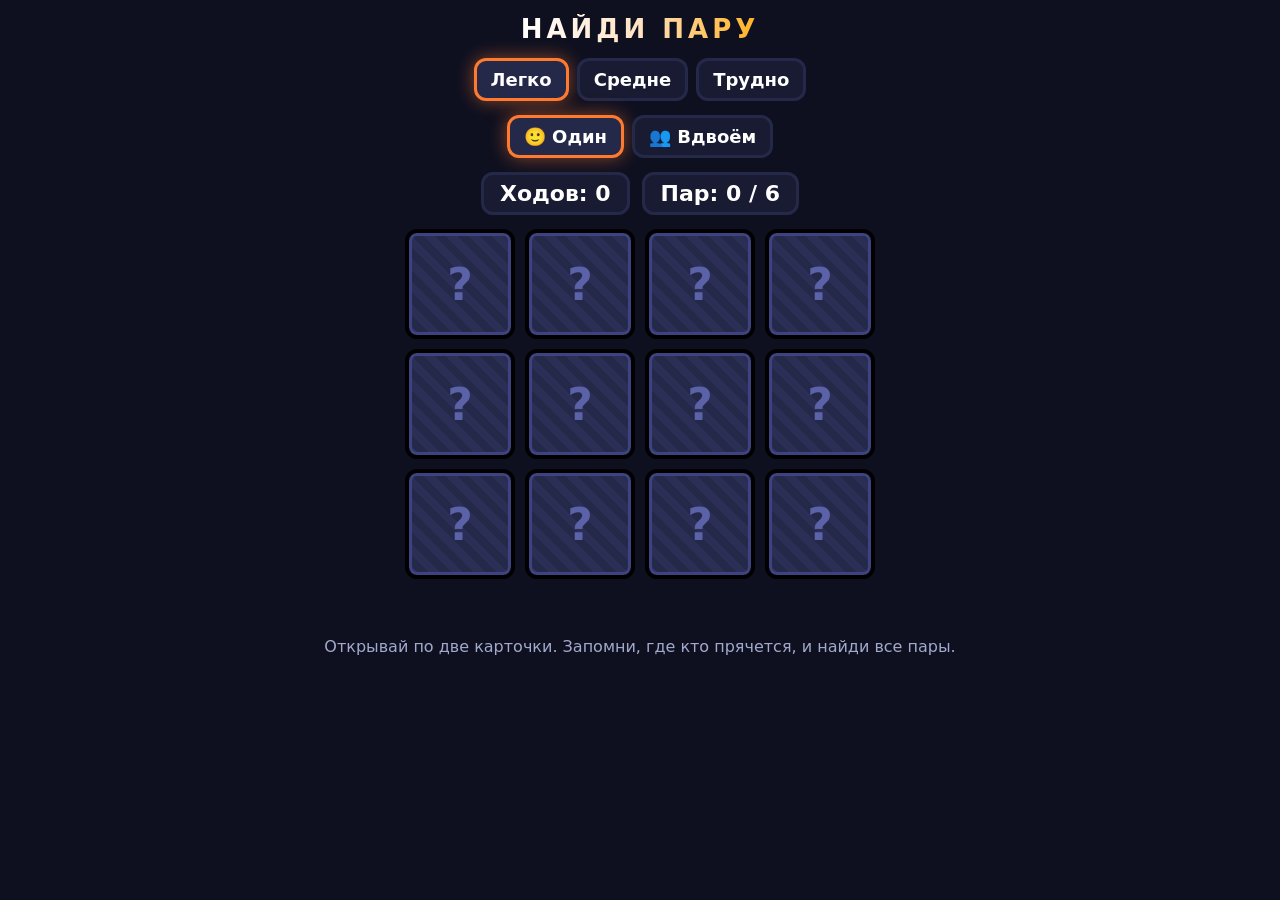
<file: games/pary.html>
<!DOCTYPE html>
<html lang="ru">
<head>
<meta charset="utf-8">
<title>Найди пару</title>
<style>
:root { --bg:#0E1020; --panel:#181B31; --panel2:#242949; --o1:#FF7A2F; --o2:#FFB020; --text:#fff; --muted:#A3A9CC; --p1:#3A8BE0; --p2:#E0392B; }
* { box-sizing:border-box; user-select:none; }
html,body { margin:0; min-height:100%; background:var(--bg); color:var(--text); font-family:"Segoe UI",system-ui,sans-serif; }
body { display:flex; flex-direction:column; align-items:center; gap:14px; padding:14px; }
h1 { margin:0; font-size:26px; letter-spacing:4px; text-transform:uppercase; font-weight:900;
  background:linear-gradient(90deg,#fff,#FFE2C2,var(--o2)); -webkit-background-clip:text; background-clip:text; color:transparent; }
.bar { display:flex; gap:8px; flex-wrap:wrap; justify-content:center; }
.tool { font:inherit; font-size:18px; font-weight:700; color:var(--text); background:var(--panel); border:3px solid var(--panel2); border-radius:12px; padding:8px 14px; cursor:pointer; }
.tool.active { border-color:var(--o1); box-shadow:0 0 18px rgba(255,122,47,.5); background:var(--panel2); }
.score { display:flex; gap:12px; font-size:22px; font-weight:800; }
.score span { background:var(--panel); border:3px solid var(--panel2); border-radius:12px; padding:6px 16px; }
.score span.turn { border-color:var(--o2); box-shadow:0 0 16px rgba(255,176,32,.5); }
.board { display:grid; gap:10px; }
.card { width:110px; height:110px; perspective:600px; cursor:pointer; }
.inner { position:relative; width:100%; height:100%; transition:transform .35s; transform-style:preserve-3d; }
.card.open .inner, .card.done .inner { transform:rotateY(180deg); }
.face { position:absolute; inset:0; backface-visibility:hidden; border-radius:12px; border:4px solid #000; display:flex; align-items:center; justify-content:center; }
.back { background:repeating-linear-gradient(45deg,#2b2f55 0 8px,#242949 8px 16px); box-shadow:inset 0 0 0 3px #3d4380; }
.back::after { content:'?'; font-size:44px; font-weight:900; color:#5b62a8; }
.front { background:#14172b; transform:rotateY(180deg); box-shadow:inset 0 0 0 3px #3d4380; }
.card.done .front { box-shadow:inset 0 0 0 3px var(--o2), 0 0 18px rgba(255,176,32,.45); }
canvas { image-rendering:pixelated; width:84px; height:84px; }
.msg { min-height:30px; font-size:22px; font-weight:700; color:var(--o2); text-align:center; }
.hint { color:var(--muted); font-size:16px; text-align:center; }
</style>
</head>
<body>
<h1>Найди пару</h1>
<div class="bar" id="sizes"></div>
<div class="bar" id="modes"></div>
<div class="score" id="score"></div>
<div class="board" id="board"></div>
<div class="msg" id="msg"></div>
<div class="hint">Открывай по две карточки. Запомни, где кто прячется, и найди все пары.</div>
<script>
const PAL = { k:'#000', w:'#fff', g:'#4CC23A', G:'#2E7D32', r:'#E0392B', o:'#FF7A2F', y:'#FFD23F', b:'#3A8BE0', B:'#1D4E89', p:'#8B5CF6', P:'#5B21B6', c:'#9AD7FF', t:'#A0522D', T:'#6B3A1E', s:'#F1C27D', n:'#555A66', m:'#E86FB0' };
const CREATURES = [
  ['Дракон', [
    '..G....G..',
    '.GgG..GgG.',
    '.GggGGggG.',
    'GggkggkggG',
    'GgggggggrG',
    '.GggggggG.',
    'yGGgggGGy.',
    '.yGgggGy..',
    '..GgGgG...',
    '..GG.GG...']],
  ['Феникс', [
    '...r..r...',
    '..ror.or..',
    '...rooor..',
    '..roykor..',
    '.royyyyr..',
    'royyyyyyr.',
    '.roooooor.',
    '..r.oo.r..',
    '...roor...',
    '..r.rr.r..']],
  ['Кракен', [
    '...PPPP...',
    '..PppppP..',
    '.PpppppppP',
    '.PpwkpwkpP',
    '.PppppppP.',
    '..PppppP..',
    '.Pp.pp.pP.',
    'Pp.Pp.pP.p',
    'p.Pp..pP..',
    '.p.p..p.p.']],
  ['Скарабей', [
    '....yy....',
    '...yBBy...',
    '..yBbbBy..',
    '.yBbbbbBy.',
    'kyBbbybbBy',
    '.yBbbybbBy',
    'kyBbbybbBy',
    '.yBbbybBy.',
    '..yBBBBy..',
    '.k.k..k.k.']],
  ['Кошка', [
    'k.......k.',
    'kk.....kk.',
    'kkkkkkkkk.',
    'kkykkkykk.',
    'kkkkkkkkk.',
    '.kkkmkkk..',
    '..yyyyy...',
    '..kkkkk..k',
    '.kkkkkkk.k',
    '.kk.k.kkk.']],
  ['Сундук', [
    '..........',
    '.TTTTTTTT.',
    'TttttttttT',
    'TyyyyyyyyT',
    'TttttttttT',
    'TyyyykyyyT',
    'TtttyytttT',
    'TttttttttT',
    'TyyyyyyyyT',
    '.TTTTTTTT.']],
  ['Корабль', [
    '....k.....',
    '....kww...',
    '....kwww..',
    '....kwwww.',
    '....kwww..',
    '....kww...',
    'TTTTkTTTTT',
    '.tttttttT.',
    '..TTTTTT..',
    'bbbbbbbbbb']],
  ['Привидение', [
    '...wwww...',
    '..wwwwww..',
    '.wwwwwwww.',
    '.wwkwwkww.',
    '.wwkwwkww.',
    '.wwwwwwww.',
    '.wwwmmwww.',
    '.wwwwwwww.',
    '.wwwwwwww.',
    '.w.ww.ww.w']],
  ['Пирамида', [
    '....yy....',
    '...yyyy...',
    '...ysyy...',
    '..yssyyy..',
    '..sssyyy..',
    '.ssssyyyy.',
    '.sssssyyy.',
    'ssssssyyyy',
    'sssssssyyy',
    'tttttttttt']],
  ['Единорог', [
    '.......y..',
    '......y...',
    '....wwwm..',
    '...wwkwm..',
    '..wwwwwm..',
    '.wwww.....',
    'wwwwwwwww.',
    'wwwwwwwwwm',
    '.w.w..w.w.',
    '.n.n..n.n.']]
];

function drawSprite(cv, rows) {
  cv.width = 10; cv.height = 10;
  const ctx = cv.getContext('2d');
  rows.forEach((row, y) => [...row].forEach((ch, x) => { if (ch !== '.') { ctx.fillStyle = PAL[ch]; ctx.fillRect(x, y, 1, 1); } }));
}

const SIZES = [[12, 4, 'Легко'], [16, 4, 'Средне'], [20, 5, 'Трудно']];
let sizeIdx = 0, twoPlayers = false;
let deck, open, lock, found, moves, turn, scores;

function shuffle(a) { for (let i = a.length - 1; i > 0; i--) { const j = Math.random() * (i + 1) | 0; [a[i], a[j]] = [a[j], a[i]]; } return a; }

function bar(id, items, active, onPick) {
  const el = document.getElementById(id); el.innerHTML = '';
  items.forEach((label, i) => {
    const b = document.createElement('button');
    b.className = 'tool' + (i === active ? ' active' : '');
    b.textContent = label;
    b.onclick = () => onPick(i);
    el.appendChild(b);
  });
}
function renderBars() {
  bar('sizes', SIZES.map(s => s[2]), sizeIdx, i => { sizeIdx = i; start(); });
  bar('modes', ['🙂 Один', '👥 Вдвоём'], twoPlayers ? 1 : 0, i => { twoPlayers = i === 1; start(); });
}

function renderScore() {
  const el = document.getElementById('score'); el.innerHTML = '';
  if (twoPlayers) {
    ['🔵 Синий', '🔴 Красный'].forEach((n, i) => {
      const s = document.createElement('span');
      s.textContent = n + ': ' + scores[i];
      if (turn === i && found < deck.length / 2) s.className = 'turn';
      el.appendChild(s);
    });
  } else {
    const s = document.createElement('span'); s.textContent = 'Ходов: ' + moves; el.appendChild(s);
    const f = document.createElement('span'); f.textContent = 'Пар: ' + found + ' / ' + deck.length / 2; el.appendChild(f);
  }
}

function start() {
  renderBars();
  const [n, colsN] = SIZES[sizeIdx];
  const kinds = shuffle([...CREATURES.keys()]).slice(0, n / 2);
  deck = shuffle([...kinds, ...kinds]);
  open = []; lock = false; found = 0; moves = 0; turn = 0; scores = [0, 0];
  const board = document.getElementById('board');
  board.style.gridTemplateColumns = `repeat(${colsN}, 110px)`;
  board.innerHTML = '';
  deck.forEach((k, i) => {
    const c = document.createElement('div');
    c.className = 'card';
    c.innerHTML = '<div class="inner"><div class="face back"></div><div class="face front"><canvas></canvas></div></div>';
    drawSprite(c.querySelector('canvas'), CREATURES[k][1]);
    c.title = '';
    c.onclick = () => flip(i, c);
    board.appendChild(c);
  });
  document.getElementById('msg').textContent = twoPlayers ? 'Ходит синий' : '';
  renderScore();
}

function flip(i, el) {
  if (lock || el.classList.contains('open') || el.classList.contains('done')) return;
  el.classList.add('open');
  open.push([i, el]);
  if (open.length < 2) return;
  moves++;
  const [[a, ea], [b, eb]] = open;
  if (deck[a] === deck[b]) {
    ea.classList.add('done'); eb.classList.add('done');
    found++; scores[turn]++;
    document.getElementById('msg').textContent = 'Пара: ' + CREATURES[deck[a]][0] + '!';
    open = [];
    renderScore();
    if (found === deck.length / 2) finish();
  } else {
    lock = true;
    setTimeout(() => {
      ea.classList.remove('open'); eb.classList.remove('open');
      open = []; lock = false;
      if (twoPlayers) { turn = 1 - turn; document.getElementById('msg').textContent = turn ? 'Ходит красный' : 'Ходит синий'; }
      else document.getElementById('msg').textContent = '';
      renderScore();
    }, 900);
    renderScore();
  }
}

function finish() {
  let t;
  if (twoPlayers) t = scores[0] === scores[1] ? 'Ничья! Оба молодцы.' : (scores[0] > scores[1] ? 'Победил синий!' : 'Победил красный!');
  else t = 'Все пары найдены за ' + moves + ' ходов!';
  document.getElementById('msg').textContent = t + ' Нажми на размер поля, чтобы сыграть ещё.';
}

start();
</script>
</body>
</html>
</file>
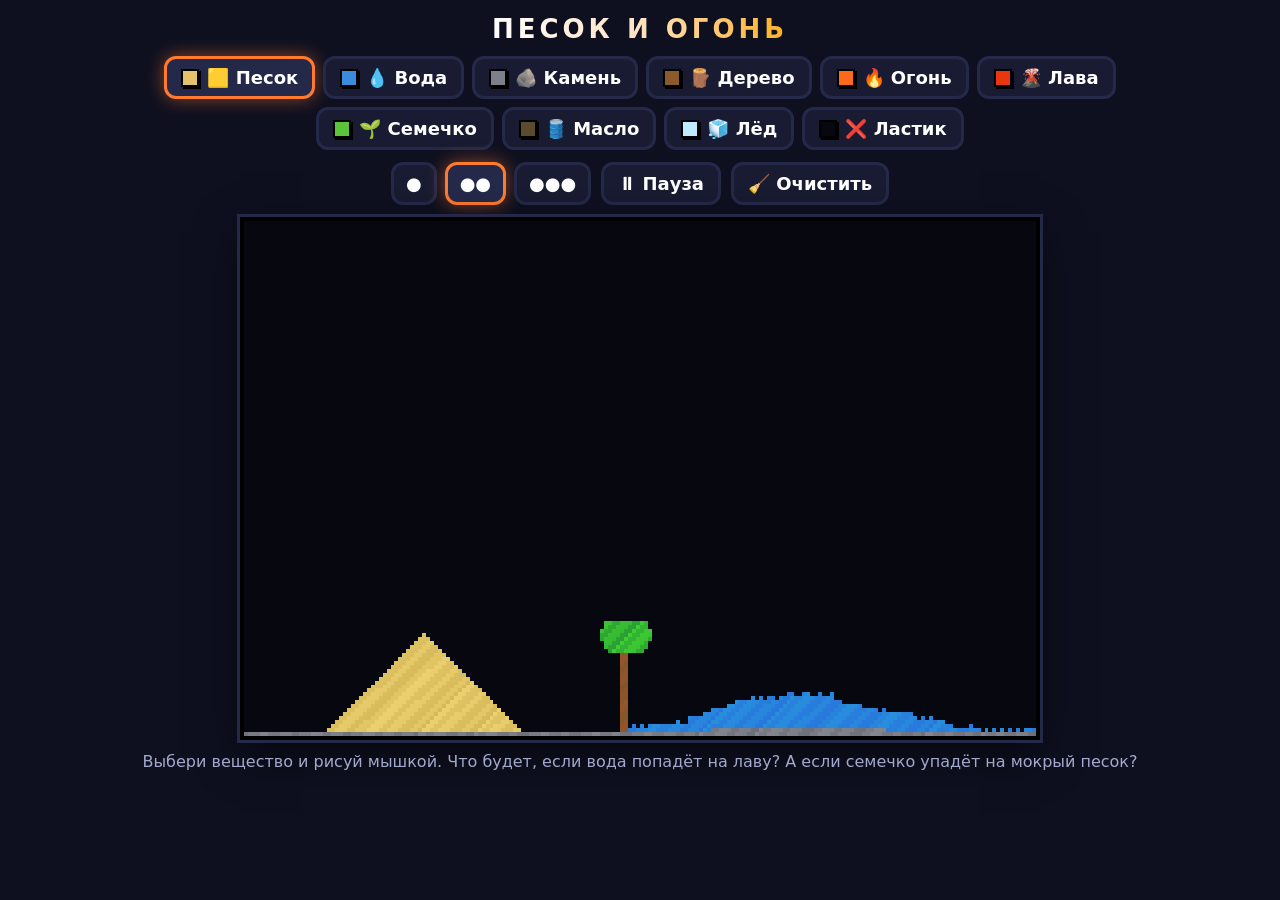
<file: games/pesok.html>
<!DOCTYPE html>
<html lang="ru">
<head>
<meta charset="utf-8">
<title>Песок и огонь</title>
<style>
:root { --bg:#0E1020; --panel:#181B31; --panel2:#242949; --o1:#FF7A2F; --o2:#FFB020; --text:#fff; --muted:#A3A9CC; }
* { box-sizing:border-box; user-select:none; }
html,body { margin:0; height:100%; background:var(--bg); color:var(--text); font-family:"Segoe UI",system-ui,sans-serif; }
body { display:flex; flex-direction:column; align-items:center; gap:12px; padding:14px; }
h1 { margin:0; font-size:26px; letter-spacing:4px; text-transform:uppercase; font-weight:900;
  background:linear-gradient(90deg,#fff,#FFE2C2,var(--o2)); -webkit-background-clip:text; background-clip:text; color:transparent; }
.bar { display:flex; flex-wrap:wrap; justify-content:center; gap:8px; max-width:1000px; }
.tool { font:inherit; font-size:18px; font-weight:700; color:var(--text); background:var(--panel); border:3px solid var(--panel2);
  border-radius:12px; padding:8px 14px; cursor:pointer; display:flex; align-items:center; gap:8px; image-rendering:pixelated; }
.tool .sw { width:18px; height:18px; border:2px solid #000; box-shadow:2px 2px 0 #000; }
.tool.active { border-color:var(--o1); box-shadow:0 0 18px rgba(255,122,47,.5); background:var(--panel2); }
.tool:focus-visible { outline:3px solid #fff; }
.sizes .tool { padding:8px 12px; }
canvas { image-rendering:pixelated; border:4px solid #000; box-shadow:0 0 0 3px var(--panel2), 0 14px 40px rgba(0,0,0,.6); cursor:crosshair;
  max-width:100%; height:auto; background:#06070f; }
.hint { color:var(--muted); font-size:16px; text-align:center; }
.row { display:flex; gap:10px; align-items:center; flex-wrap:wrap; justify-content:center; }
</style>
</head>
<body>
<h1>Песок и огонь</h1>
<div class="bar" id="tools"></div>
<div class="row">
  <div class="bar sizes" id="sizes"></div>
  <button class="tool" id="pause">⏸ Пауза</button>
  <button class="tool" id="clear">🧹 Очистить</button>
</div>
<canvas id="c" width="200" height="130"></canvas>
<div class="hint">Выбери вещество и рисуй мышкой. Что будет, если вода попадёт на лаву? А если семечко упадёт на мокрый песок?</div>
<script>
const W = 200, H = 130;
const cv = document.getElementById('c');
cv.style.width = (W * 4) + 'px';
const ctx = cv.getContext('2d');
const img = ctx.createImageData(W, H);
const px = img.data;

// cell types
const E=0, SAND=1, WATER=2, STONE=3, WOOD=4, FIRE=5, LAVA=6, SEED=7, PLANT=8, STEAM=9, OIL=10, ICE=11, SMOKE=12;
const type = new Uint8Array(W * H);
const life = new Uint8Array(W * H);   // fire / steam / smoke lifetime, plant growth budget
const moved = new Uint8Array(W * H);

const TOOLS = [
  { t: SAND,  name: 'Песок',   color: '#E2C36A' },
  { t: WATER, name: 'Вода',    color: '#3A8BE0' },
  { t: STONE, name: 'Камень',  color: '#7D7F8A' },
  { t: WOOD,  name: 'Дерево',  color: '#8B5A2B' },
  { t: FIRE,  name: 'Огонь',   color: '#FF6A1A' },
  { t: LAVA,  name: 'Лава',    color: '#E8360F' },
  { t: SEED,  name: 'Семечко', color: '#5CC43A' },
  { t: OIL,   name: 'Масло',   color: '#5A4B2E' },
  { t: ICE,   name: 'Лёд',     color: '#BFE9FF' },
  { t: E,     name: 'Ластик',  color: '#06070f' }
];
const EMOJI = { 1:'🟨', 2:'💧', 3:'🪨', 4:'🪵', 5:'🔥', 6:'🌋', 7:'🌱', 10:'🛢️', 11:'🧊', 0:'❌' };

// colours per type: base rgb and a variation
function colorOf(t, i) {
  const n = (i * 2654435761 >>> 0) % 23;  // stable per-cell noise
  switch (t) {
    case SAND:  return [214 + n, 186 + n, 90 + n];
    case WATER: return [40, 120 + n, 220];
    case STONE: return [110 + n, 112 + n, 122 + n];
    case WOOD:  return [130 + n, 85, 40];
    case FIRE:  { const f = life[i]; return f > 12 ? [255, 200, 60] : f > 6 ? [255, 120, 30] : [200, 50, 20]; }
    case LAVA:  return [230 + (n % 2) * 20, 60 + n * 2, 10];
    case SEED:  return [90, 190, 50];
    case PLANT: return [40 + n, 160 + n * 2, 50];
    case STEAM: return [200, 210, 225];
    case OIL:   return [85, 70, 45];
    case ICE:   return [190, 230, 255];
    case SMOKE: return [70, 70, 80];
    default:    return [6, 7, 15];
  }
}

let tool = SAND, brush = 2, paused = false;

function idx(x, y) { return y * W + x; }
function get(x, y) { return (x < 0 || x >= W || y < 0 || y >= H) ? STONE : type[idx(x, y)]; }
function set(x, y, t, l) { const i = idx(x, y); type[i] = t; life[i] = l || 0; moved[i] = 1; }
function swap(a, b) {
  const t = type[a], l = life[a];
  type[a] = type[b]; life[a] = life[b];
  type[b] = t; life[b] = l;
  moved[a] = moved[b] = 1;
}
function isEmptyOrGas(t) { return t === E || t === STEAM || t === SMOKE; }
function isLiquid(t) { return t === WATER || t === OIL || t === LAVA; }
function flammable(t) { return t === WOOD || t === PLANT || t === SEED || t === OIL; }
const rnd = Math.random;

function burnAround(x, y, chance) {
  for (let k = 0; k < 4; k++) {
    const nx = x + [1, -1, 0, 0][k], ny = y + [0, 0, 1, -1][k];
    const t = get(nx, ny);
    if (flammable(t) && rnd() < chance) set(nx, ny, FIRE, t === OIL ? 30 : 20);
    if (t === ICE && rnd() < chance) set(nx, ny, WATER);
  }
}

function stepCell(x, y) {
  const i = idx(x, y);
  if (moved[i]) return;
  const t = type[i];
  if (t === E || t === STONE || t === WOOD || t === ICE) {
    if (t === ICE) { // ice freezes neighbouring water, melts near fire/lava
      for (let k = 0; k < 4; k++) {
        const nx = x + [1, -1, 0, 0][k], ny = y + [0, 0, 1, -1][k], n = get(nx, ny);
        if (n === WATER && rnd() < 0.02) set(nx, ny, ICE);
        if ((n === FIRE || n === LAVA) && rnd() < 0.3) { set(x, y, WATER); return; }
      }
    }
    return;
  }
  const below = get(x, y + 1), bi = idx(x, y + 1);
  const dir = rnd() < 0.5 ? 1 : -1;

  if (t === SAND || t === SEED) {
    if (isEmptyOrGas(below) || isLiquid(below) && below !== LAVA) { swap(i, bi); return; }
    if (t === SEED) {
      if (below === LAVA || below === FIRE) { set(x, y, FIRE, 10); return; }
      // sprout when resting next to water or wet ground
      let wet = false;
      for (let k = 0; k < 4; k++) if (get(x + [1,-1,0,0][k], y + [0,0,1,-1][k]) === WATER) wet = true;
      if (wet && rnd() < 0.05 || rnd() < 0.0015) { set(x, y, PLANT, 6 + (rnd() * 10 | 0)); return; }
    }
    if (below === LAVA) { set(x, y, STONE); return; }
    const dx = x + dir;
    if (isEmptyOrGas(get(dx, y + 1)) && isEmptyOrGas(get(dx, y))) { swap(i, idx(dx, y + 1)); return; }
    return;
  }

  if (t === PLANT) {
    // grow upward while budget lasts
    if (life[i] > 0 && rnd() < 0.08) {
      const up = get(x, y - 1);
      if (up === E) { set(x, y - 1, PLANT, life[i] - 1); life[i] = 0; }
      else if (rnd() < 0.3) { const sx = x + dir; if (get(sx, y - 1) === E) { set(sx, y - 1, PLANT, life[i] - 2); life[i] = 0; } }
    }
    for (let k = 0; k < 4; k++) {
      const n = get(x + [1,-1,0,0][k], y + [0,0,1,-1][k]);
      if ((n === FIRE || n === LAVA) && rnd() < 0.2) { set(x, y, FIRE, 14); return; }
    }
    return;
  }

  if (t === WATER || t === OIL) {
    // interactions
    for (let k = 0; k < 4; k++) {
      const nx = x + [1,-1,0,0][k], ny = y + [0,0,1,-1][k], n = get(nx, ny);
      if (t === WATER) {
        if (n === FIRE) { set(nx, ny, STEAM, 40); set(x, y, STEAM, 60); return; }
        if (n === LAVA) { set(nx, ny, STONE); set(x, y, STEAM, 60); return; }
      } else {
        if (n === FIRE || n === LAVA) { set(x, y, FIRE, 30); return; }
      }
    }
    if (isEmptyOrGas(below)) { swap(i, bi); return; }
    if (t === WATER && get(x, y - 1) === OIL) { swap(i, idx(x, y - 1)); return; }   // oil floats on water
    if (isEmptyOrGas(get(x + dir, y + 1))) { swap(i, idx(x + dir, y + 1)); return; }
    if (isEmptyOrGas(get(x + dir, y))) { swap(i, idx(x + dir, y)); return; }
    if (isEmptyOrGas(get(x - dir, y))) { swap(i, idx(x - dir, y)); return; }
    return;
  }

  if (t === LAVA) {
    burnAround(x, y, 0.15);
    if (isEmptyOrGas(below)) { if (rnd() < 0.6) swap(i, bi); return; }
    if (below === WATER) { set(x, y, STONE); set(x, y + 1, STEAM, 60); return; }
    if (rnd() < 0.35) {
      if (isEmptyOrGas(get(x + dir, y + 1))) { swap(i, idx(x + dir, y + 1)); return; }
      if (isEmptyOrGas(get(x + dir, y))) { swap(i, idx(x + dir, y)); return; }
    }
    if (rnd() < 0.002) { if (get(x, y - 1) === E) set(x, y - 1, SMOKE, 40); }
    return;
  }

  if (t === FIRE) {
    if (life[i] === 0) { set(x, y, rnd() < 0.3 ? SMOKE : E, 30); return; }
    life[i]--;
    burnAround(x, y, 0.12);
    // flicker upward
    if (rnd() < 0.5 && get(x, y - 1) === E) { swap(i, idx(x, y - 1)); return; }
    if (rnd() < 0.2 && get(x + dir, y - 1) === E) { swap(i, idx(x + dir, y - 1)); return; }
    return;
  }

  if (t === STEAM || t === SMOKE) {
    if (life[i] === 0) {
      if (t === STEAM && rnd() < 0.5 && y > 0) set(x, y, WATER); else set(x, y, E);
      return;
    }
    life[i]--;
    const up = get(x, y - 1);
    if (up === E && rnd() < 0.8) { swap(i, idx(x, y - 1)); return; }
    if (get(x + dir, y) === E && rnd() < 0.5) { swap(i, idx(x + dir, y)); return; }
    if (t === STEAM && (up === STONE || up === ICE || up === WOOD) && rnd() < 0.02) { set(x, y, WATER); return; }
    return;
  }
}

function step() {
  moved.fill(0);
  for (let y = H - 1; y >= 0; y--) {
    if (rnd() < 0.5) { for (let x = 0; x < W; x++) stepCell(x, y); }
    else { for (let x = W - 1; x >= 0; x--) stepCell(x, y); }
  }
}

function draw() {
  for (let i = 0; i < W * H; i++) {
    const c = colorOf(type[i], i);
    px[i * 4] = c[0]; px[i * 4 + 1] = c[1]; px[i * 4 + 2] = c[2]; px[i * 4 + 3] = 255;
  }
  ctx.putImageData(img, 0, 0);
}

// painting
let painting = false, lastX = -1, lastY = -1;
function cellFromEvent(e) {
  const r = cv.getBoundingClientRect();
  return [Math.floor((e.clientX - r.left) / r.width * W), Math.floor((e.clientY - r.top) / r.height * H)];
}
function paint(cx, cy) {
  const rr = brush;
  for (let dy = -rr; dy <= rr; dy++) for (let dx = -rr; dx <= rr; dx++) {
    if (dx * dx + dy * dy > rr * rr + 0.5) continue;
    const x = cx + dx, y = cy + dy;
    if (x < 0 || x >= W || y < 0 || y >= H) continue;
    const cur = type[idx(x, y)];
    if (tool === E || cur === E || (tool === FIRE && flammable(cur))) {
      type[idx(x, y)] = tool;
      life[idx(x, y)] = tool === FIRE ? 20 : 0;
    }
  }
}
function line(x0, y0, x1, y1) {
  const n = Math.max(Math.abs(x1 - x0), Math.abs(y1 - y0), 1);
  for (let k = 0; k <= n; k++) paint(Math.round(x0 + (x1 - x0) * k / n), Math.round(y0 + (y1 - y0) * k / n));
}
cv.addEventListener('pointerdown', e => { painting = true; const [x, y] = cellFromEvent(e); lastX = x; lastY = y; paint(x, y); cv.setPointerCapture(e.pointerId); });
cv.addEventListener('pointermove', e => { if (!painting) return; const [x, y] = cellFromEvent(e); line(lastX, lastY, x, y); lastX = x; lastY = y; });
cv.addEventListener('pointerup', () => painting = false);
cv.addEventListener('pointercancel', () => painting = false);
cv.addEventListener('contextmenu', e => e.preventDefault());

// toolbar
const toolsEl = document.getElementById('tools');
TOOLS.forEach(d => {
  const b = document.createElement('button');
  b.className = 'tool' + (d.t === tool ? ' active' : '');
  b.innerHTML = `<span class="sw" style="background:${d.color}"></span>${EMOJI[d.t]} ${d.name}`;
  b.onclick = () => { tool = d.t; [...toolsEl.children].forEach(c => c.classList.remove('active')); b.classList.add('active'); };
  toolsEl.appendChild(b);
});
const sizesEl = document.getElementById('sizes');
[[1, '●'], [2, '●●'], [4, '●●●']].forEach(([r, label]) => {
  const b = document.createElement('button');
  b.className = 'tool' + (r === brush ? ' active' : '');
  b.textContent = label;
  b.title = 'Размер кисти';
  b.onclick = () => { brush = r; [...sizesEl.children].forEach(c => c.classList.remove('active')); b.classList.add('active'); };
  sizesEl.appendChild(b);
});
const pauseBtn = document.getElementById('pause');
pauseBtn.onclick = () => { paused = !paused; pauseBtn.textContent = paused ? '▶ Дальше' : '⏸ Пауза'; };
document.getElementById('clear').onclick = () => { type.fill(E); life.fill(0); };
document.addEventListener('keydown', e => {
  if (e.key === ' ') { e.preventDefault(); pauseBtn.click(); }
  const n = parseInt(e.key, 10);
  if (n >= 1 && n <= TOOLS.length) toolsEl.children[n - 1].click();
});

// starting scene: a stone floor, a sand hill, a pool, a tree
for (let x = 0; x < W; x++) type[idx(x, H - 1)] = STONE;
for (let x = 20; x < 70; x++) for (let y = H - 2; y > H - 2 - Math.max(0, 25 - Math.abs(x - 45)); y--) type[idx(x, y)] = SAND;
for (let x = 120; x < 160; x++) for (let y = H - 2; y > H - 14; y--) type[idx(x, y)] = WATER;
for (let x = 118; x < 162; x++) type[idx(x, H - 2)] = STONE;
for (let y = H - 2; y > H - 22; y--) type[idx(95, y)] = WOOD, type[idx(96, y)] = WOOD;
for (let x = 88; x < 104; x++) for (let y = H - 22; y > H - 30; y--) if ((x - 96) * (x - 96) + (y - (H - 26)) * (y - (H - 26)) < 40) type[idx(x, y)] = PLANT;

function frame() {
  if (!paused) { step(); step(); }
  draw();
  requestAnimationFrame(frame);
}
frame();
</script>
</body>
</html>
</file>
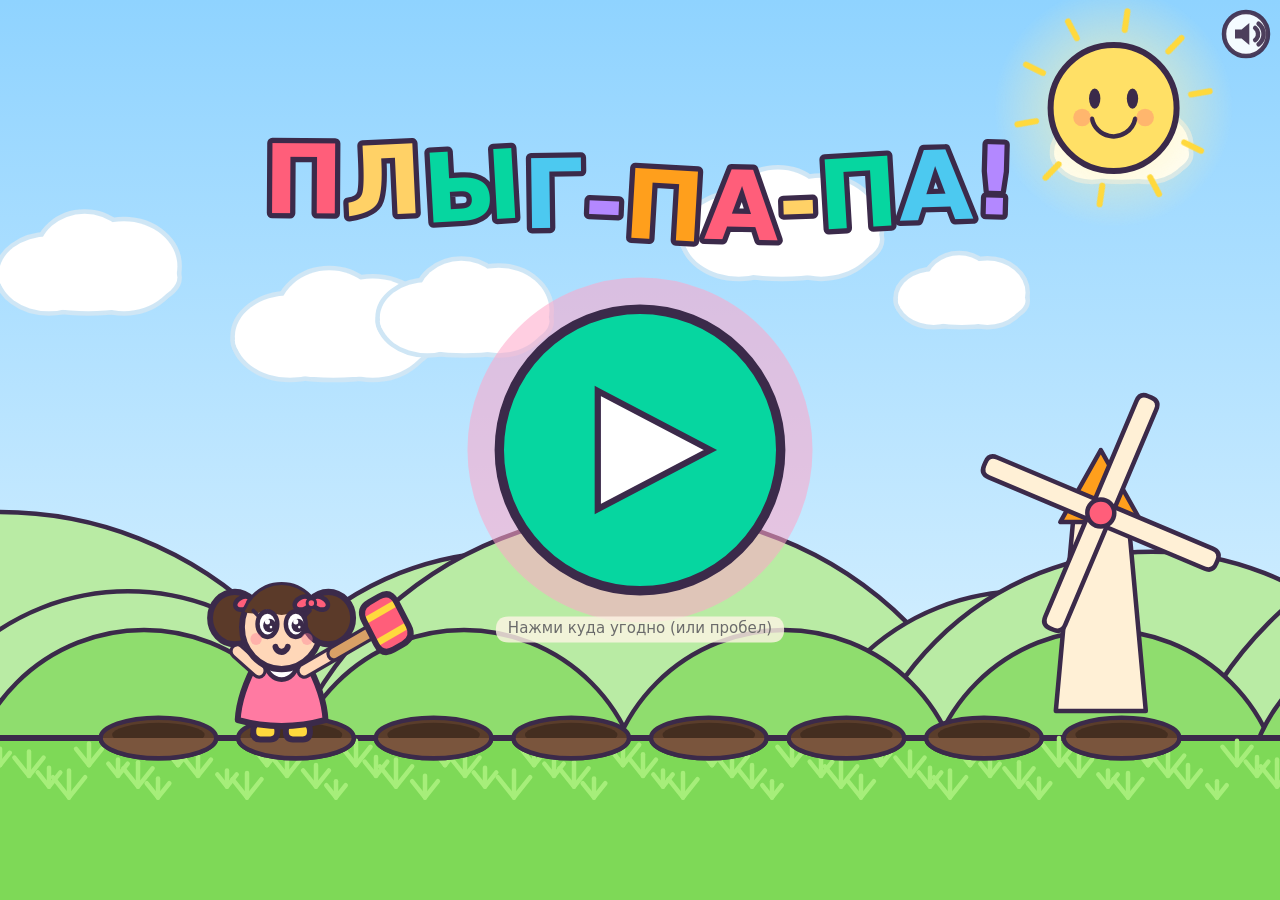
<file: games/plyg.html>
<!doctype html><html><head><meta charset=utf8><meta name=viewport content="width=device-width,initial-scale=1,viewport-fit=cover"><style>:root{color-scheme:light;box-sizing:border-box;padding-top:env(safe-area-inset-top,0px);padding-bottom:env(safe-area-inset-bottom,0px)}html{scroll-padding-top:env(safe-area-inset-top,0px)}body{margin:0;padding:0;font:14px -apple-system,BlinkMacSystemFont,sans-serif;background:#fff;color:#000}img{max-width:100%}[hidden]:not([hidden=until-found i]){display:none!important}</style></head><body>
<title>Плыг-Па-Па!</title>
<style>
  :root { padding: 0 !important; } /* the game reads env(safe-area-inset-*) itself and keeps its UI clear of the notch */
  html, body { height: 100%; margin: 0; overflow: hidden; background: #8FD3FF;
    touch-action: none; user-select: none; -webkit-user-select: none; -webkit-touch-callout: none;
    overscroll-behavior: none; -webkit-tap-highlight-color: transparent; }
  canvas { display: block; touch-action: none; outline: none; }
</style>
<canvas id="c" tabindex="0"></canvas>
<script>
(function () {
'use strict';
/* =====================================================================
   Плыг-Па-Па! — a toddler whack-a-mole where the hero jumps where you tap.
   Storybook pastel art style: thick plum outlines, cream highlights,
   round jelly creatures with big shiny eyes.
   ===================================================================== */
var canvas = document.getElementById('c');
var ctx = canvas.getContext('2d');

// ---------- small helpers -------------------------------------------------
var TAU = Math.PI * 2, DEG = Math.PI / 180;
function clamp(v, a, b) { return v < a ? a : v > b ? b : v; }
function lerp(a, b, t) { return a + (b - a) * t; }
function rnd(a, b) { return a + Math.random() * (b - a); }
function pick(arr) { return arr[Math.floor(Math.random() * arr.length)]; }
function dist(ax, ay, bx, by) { var dx = bx - ax, dy = by - ay; return Math.sqrt(dx * dx + dy * dy); }
function easeOut(t) { return 1 - (1 - t) * (1 - t); }
function easeIn(t) { return t * t; }
function smooth(t) { return t * t * (3 - 2 * t); }
var store = {
  get: function (k, d) { try { var v = localStorage.getItem(k); return v == null ? d : JSON.parse(v); } catch (e) { return d; } },
  set: function (k, v) { try { localStorage.setItem(k, JSON.stringify(v)); } catch (e) {} }
};
var PLUM = '#3B2A4A', CREAM = '#FFF6E5';
var CRE_COLORS = ['#9DF2D6', '#C8A8FF', '#FFB36B', '#8FD3FF', '#FFA6C9'];
var CONFETTI = ['#FF5E7A', '#FFD166', '#06D6A0', '#4CC9F0', '#B388FF', '#FF9F1C'];
var PENTA = [0, 2, 4, 7, 9, 12, 14, 16];
var FONT = 'system-ui,-apple-system,"Segoe UI",Roboto,"Helvetica Neue",Arial,sans-serif';
function font(size, weight) { return (weight || 900) + ' ' + Math.round(size) + 'px ' + FONT; }
function circle(x, y, r) { ctx.beginPath(); ctx.arc(x, y, r, 0, TAU); }
function ellipse(x, y, rx, ry, rot) { ctx.beginPath(); ctx.ellipse(x, y, Math.max(0.1, rx), Math.max(0.1, ry), rot || 0, 0, TAU); }
function rrect(x, y, w, h, r) {
  r = Math.min(r, w / 2, h / 2);
  ctx.beginPath(); ctx.moveTo(x + r, y); ctx.lineTo(x + w - r, y); ctx.quadraticCurveTo(x + w, y, x + w, y + r);
  ctx.lineTo(x + w, y + h - r); ctx.quadraticCurveTo(x + w, y + h, x + w - r, y + h); ctx.lineTo(x + r, y + h);
  ctx.quadraticCurveTo(x, y + h, x, y + h - r); ctx.lineTo(x, y + r); ctx.quadraticCurveTo(x, y, x + r, y); ctx.closePath();
}
function star(x, y, R, n, inner, rot) {
  ctx.beginPath();
  for (var i = 0; i < n * 2; i++) {
    var a = (rot || 0) - Math.PI / 2 + i * Math.PI / n, r = (i % 2) ? R * inner : R;
    var px = x + Math.cos(a) * r, py = y + Math.sin(a) * r;
    if (i) ctx.lineTo(px, py); else ctx.moveTo(px, py);
  }
  ctx.closePath();
}
function fillStroke(fill, stroke, lw) {
  ctx.fillStyle = fill; ctx.fill();
  if (stroke) { ctx.strokeStyle = stroke; ctx.lineWidth = lw; ctx.stroke(); }
}
function strokeFillText(s, x, y, color, lw) {
  ctx.lineJoin = 'round'; ctx.lineWidth = lw; ctx.strokeStyle = PLUM; ctx.strokeText(s, x, y);
  ctx.fillStyle = color; ctx.fillText(s, x, y);
}

// ---------- layout ----------------------------------------------------------
var L = { W: 300, H: 300, U: 300, S: 0.5, K: 1, pk: 0, dpr: 1, ground: 246, holes: [], safe: { t: 0, r: 0, b: 0, l: 0 },
  heroH: 56, creW: 36, holeRx: 20, holeRy: 8, muteX: 0, muteY: 0, starY: 0, starSize: 16, albumY: 0 };
var safeProbe = null;
function readSafe() {
  try {
    if (!safeProbe) {
      safeProbe = document.createElement('div');
      safeProbe.style.cssText = 'position:fixed;left:0;top:0;width:0;height:0;visibility:hidden;pointer-events:none;' +
        'padding:env(safe-area-inset-top) env(safe-area-inset-right) env(safe-area-inset-bottom) env(safe-area-inset-left)';
      document.body.appendChild(safeProbe);
    }
    var cs = getComputedStyle(safeProbe);
    L.safe.t = parseFloat(cs.paddingTop) || 0; L.safe.r = parseFloat(cs.paddingRight) || 0;
    L.safe.b = parseFloat(cs.paddingBottom) || 0; L.safe.l = parseFloat(cs.paddingLeft) || 0;
  } catch (e) {}
}
var BG = {}, BGQ = []; // cached background layers per scene + build queue (one per frame)
function layout() {
  var oldW = L.W, oldH = L.H, oldGround = L.ground, oldN = L.holes.length;
  var W = Math.max(120, Math.round(window.innerWidth || document.documentElement.clientWidth || 300));
  var H = Math.max(120, Math.round(window.innerHeight || document.documentElement.clientHeight || 300));
  L.W = W; L.H = H; L.U = Math.min(W, H); L.S = L.U / 600;
  L.dpr = Math.min(2, window.devicePixelRatio || 1);
  if (W * H * L.dpr * L.dpr > 4.5e6) L.dpr = Math.min(L.dpr, 1.5); // only the very largest screens (12.9" iPad Pro, retina laptops) drop to 1.5x
  canvas.width = Math.round(W * L.dpr); canvas.height = Math.round(H * L.dpr);
  canvas.style.width = W + 'px'; canvas.style.height = H + 'px';
  readSafe();
  L.ground = Math.round(0.82 * H);
  // portrait boost: on a tall phone U = width is small, so the actors grow up to 1.5x (hole count shrinks to match);
  // L.pk (0 = landscape .. 1 = phone portrait) also lifts the hills, lowers the cloud band and enlarges the sun
  L.K = clamp((H / W) / 1.3, 1, H / W > 1.5 ? 1.5 : 1.4);
  L.pk = clamp((L.K - 1) / 0.5, 0, 1);
  L.heroH = clamp(0.16 * L.U * L.K, 56, 150);
  L.creW = 0.12 * L.U * L.K;
  var n = clamp(Math.floor(W / (0.16 * L.U * L.K)), 4, 9);
  var margin = W * 0.07, span = W - 2 * margin;
  L.holeRx = Math.min(0.075 * L.U * L.K, 0.42 * span / n); L.holeRy = L.holeRx * 0.35; // holes never overlap
  FLSPR = {}; // flower sprites depend on U and dpr
  L.holes = [];
  for (var i = 0; i < n; i++) L.holes.push({ x: margin + span * (i + 0.5) / n, y: L.ground });
  L.muteX = W - L.safe.r - 12 - 22; L.muteY = L.safe.t + 12 + 22;
  L.starY = L.safe.t + 0.03 * H + 0.02 * H;
  L.starSize = Math.min(0.045 * H, (W - 2 * (Math.max(L.safe.l, L.safe.r) + 72)) / 14);
  L.albumY = H - L.safe.b - 0.045 * L.U;
  // every cached pixel depends on W/H/dpr: release the old canvases (Safari frees them lazily otherwise) and rebuild
  // lazily: only the current scene now (one per frame, see frame()), the next scene once the kid is near its 25th bonk
  releaseBg(); gradCache = {}; SUNSPR = {}; TXTW = {};
  if (typeof G !== 'undefined') BGQ = [G.scene];
  remapWorld(W / oldW, H / oldH, oldGround, oldN);
}
function releaseBg() { for (var k in BG) { try { BG[k].width = BG[k].height = 0; } catch (e) {} } BG = {}; BGQ = []; }
// after a resize / rotation every actor keeps its proportional place: an in-flight jump keeps its arc in the new space,
// conga blobs keep their spacing, holes are remapped so that no two creatures share one and none ends up under the hero
// (the same heroOnHole() rule spawning uses): a clashing creature moves to the nearest free hole, or sinks if there is none
function remapWorld(kx, ky, oldGround, oldN) {
  if (typeof hero === 'undefined' || typeof G === 'undefined') return;
  var n = L.holes.length, i, c, onG = function (y) { return y >= oldGround - 1 ? L.ground : y * ky; };
  hero.x = heroClampX(hero.x * kx);
  if (hero.air) hero.y = onG(hero.y); else if (!hero.stack) hero.y = L.ground;
  var j = hero.jump;
  if (j) { j.sx *= kx; j.sy = onG(j.sy); j.tx = heroClampX(j.tx * kx); j.ty = onG(j.ty); j.blend = null; }
  if (G.boom) { G.boom.sx = heroClampX(G.boom.sx * kx); G.boom.sy = onG(G.boom.sy); }
  if (G.trans) { var tr = G.trans; if (tr.hx != null) tr.hx *= kx; for (i = 0; i < tr.conga.length; i++) tr.conga[i].x *= kx; }
  G.lastLand = { x: heroClampX(G.lastLand.x * kx), y: L.ground };
  if (G.butterfly) { G.butterfly.x *= kx; G.butterfly.y *= ky; }
  for (i = 0; i < G.floaters.length; i++) G.floaters[i].x *= kx;
  var rh = function (h) { return clamp(Math.round(h * (n - 1) / Math.max(1, oldN - 1)), 0, n - 1); }; // proportional hole index
  for (i = 0; i < SPAWNQ.length; i++) if (SPAWNQ[i].hole != null) SPAWNQ[i].hole = rh(SPAWNQ[i].hole); // queued pops keep a valid hole
  if (G.intro && G.intro.hole != null) G.intro.hole = rh(G.intro.hole);
  // holes: the stack she sits on first (she stays on it), then everyone else
  var order = CRE.slice().sort(function (a, b) { return (b === hero.stack ? 1 : 0) - (a === hero.stack ? 1 : 0); }), taken = {};
  for (i = 0; i < order.length; i++) {
    c = order[i]; if (c.hole == null || c.cloud || c.state === 'fly' || c.state === 'gone') continue;
    var h = rh(c.hole);
    if (isLive(c) && c !== hero.stack && (taken[h] || heroOnHole(h))) {
      var alt = null, bd = 1e9;
      for (var k = 0; k < n; k++) if (!taken[k] && !heroOnHole(k)) { var d = Math.abs(k - h); if (d < bd) { bd = d; alt = k; } }
      if (alt != null) h = alt; else { c.state = 'sink'; c.t = 0; c.claimed = false; }
    }
    c.hole = h; taken[h] = true; c.hop = null; placeCreature(c);
  }
  if (hero.stack && hero.stack.hole != null) hero.x = L.holes[hero.stack.hole].x;
  // cloud riders: the cloud band moves with the orientation, so a rider that now sits under the star row / counter
  // (the rule spawnCloud() uses) hops to another eligible cloud, or sinks when there is none
  var minTop = L.starY + L.starSize * 2.6 + creH({ size: 1 }) * 1.3;
  for (i = 0; i < CLOUDS.length; i++) cloudPos(CLOUDS[i]);
  for (i = 0; i < CLOUDS.length; i++) {
    var cl = CLOUDS[i], r = cl.rider; if (!r || cl.top >= minTop) continue;
    var cands = CLOUDS.filter(function (o) { return !o.rider && o.x > 0.12 * L.W && o.x < 0.75 * L.W && o.top > minTop; });
    cl.rider = null;
    if (cands.length && isLive(r)) { var to = pick(cands); to.rider = r; r.cloud = to; placeCreature(r); }
    else if (r.state !== 'fly' && r.state !== 'gone') { r.state = 'sink'; r.t = 0; r.claimed = false; cl.rider = r; }
  }
}
var resizeTimer = null;
function onResize() { if (resizeTimer) clearTimeout(resizeTimer); resizeTimer = setTimeout(function () { resizeTimer = null; layout(); }, 100); }
window.addEventListener('resize', onResize);
window.addEventListener('orientationchange', onResize);
if (window.visualViewport) window.visualViewport.addEventListener('resize', onResize);

// ---------- audio engine (Web Audio, all synthesized) ------------------------
var A = { ctx: null, ok: false, failed: false, master: null, sfx: null, music: null, noise: null,
  voices: [], log: [], depth: 0, paid: true, muted: !!store.get('plyg.mute', false), unlocked: false, fsTried: false };
function audioInit() {
  if (A.ctx || A.failed) return;
  try {
    var C = window.AudioContext || window.webkitAudioContext;
    if (!C) { A.failed = true; return; }
    var c = new C(); A.ctx = c;
    var comp = c.createDynamicsCompressor();
    comp.threshold.value = -14; comp.ratio.value = 4; comp.connect(c.destination);
    A.master = c.createGain(); A.master.gain.value = A.muted ? 0 : 0.8; A.master.connect(comp);
    A.sfx = c.createGain(); A.sfx.gain.value = 0.9; A.sfx.connect(A.master);
    A.music = c.createGain(); A.music.gain.value = 0.18; A.music.connect(A.master);
    var n = Math.floor(c.sampleRate), buf = c.createBuffer(1, n, c.sampleRate), d = buf.getChannelData(0);
    for (var i = 0; i < n; i++) d[i] = Math.random() * 2 - 1;
    A.noise = buf; A.ok = true;
  } catch (e) { A.failed = true; A.ok = false; }
}
function audioResume() {
  if (!A.ok) return;
  try { if (A.ctx.state !== 'running') { var p = A.ctx.resume(); if (p && p.catch) p.catch(function () {}); } } catch (e) {}
}
function gestureActive() { try { var ua = navigator.userActivation; return ua ? ua.isActive : true; } catch (e) { return true; } }
// Called from every input handler (pointerdown AND pointerup/touchend/keydown). For a touch, Chromium only
// grants user activation on pointerup, so the context is created on the up-edge of the first tap; the
// music loop is started here as soon as the context exists, so a late unlock never leaves the game silent.
function audioUnlock() {
  if (!A.ctx && !gestureActive()) return; // wait for a real activation (avoids autoplay warnings)
  audioInit(); if (!A.ok) return; if (gestureActive()) audioResume();
  if (!A.unlocked) {
    A.unlocked = true;
    try { var b = A.ctx.createBuffer(1, 1, 22050), s = A.ctx.createBufferSource(); s.buffer = b; s.connect(A.ctx.destination); s.start(0); } catch (e) {}
  }
  if (G.state === 'play' && !MUSIC.timer) musicStart();
}
// Voice budget: one SFX recipe = one voice (all its partials share the slot). Max 12 concurrent recipes and
// 30 recipes/s; decorative sounds (prio 0/1) are dropped when saturated, climax sounds (prio 2) never are:
// they evict the oldest low-priority slot instead. Music is exempt (o.music).
var SFX_PRIO = { pa: 2, drumfill: 2, bum: 2, bigboom: 2, rowFull: 2, ura: 2, ding: 2, hlop: 1, boing: 1, hop: 1, bu: 1, din: 1, hlyup: 1, shlep: 1, yawn: 1, nya: 0, fly: 0, giggle: 0, tik: 0 };
var SFX_DUR = { pa: 0.15, drumfill: 0.8, bum: 0.12, bigboom: 0.3, rowFull: 0.45, ura: 0.55, ding: 0.85, hlop: 0.1, boing: 0.13, hop: 0.07, bu: 0.1, din: 0.15, hlyup: 0.1, shlep: 0.1, yawn: 0.6, nya: 0.17, fly: 0.4, giggle: 0.3, tik: 0.03 };
function takeVoice(name) {
  var now = performance.now(), lg = A.log, vs = A.voices, prio = SFX_PRIO[name] || 1;
  while (lg.length && lg[0] < now - 1000) lg.shift();
  for (var i = vs.length - 1; i >= 0; i--) if (vs[i].end <= now) vs.splice(i, 1);
  if (lg.length >= 30 || vs.length >= 12) {
    if (prio < 2) return false;
    for (var k = 0; k < vs.length; k++) if (vs[k].prio < 2) { vs.splice(k, 1); break; }
  }
  lg.push(now); vs.push({ end: now + (SFX_DUR[name] || 0.4) * 1000, prio: prio });
  return true;
}
function budget() { return A.depth > 0 ? A.paid : takeVoice('misc'); }
function envGain(g, t, gain, attack, dur) {
  g.gain.setValueAtTime(0.0001, t);
  g.gain.linearRampToValueAtTime(gain, t + attack);
  g.gain.exponentialRampToValueAtTime(0.0001, t + dur);
}
// tone(type, f0, f1, dur, gain, attack, opts{delay,curve:[[f,t]],vib:[rate,depth],lp,music})
function tone(type, f0, f1, dur, gain, attack, o) {
  if (!A.ok) return; o = o || {};
  if (!o.music && !budget()) return;
  try {
    var c = A.ctx, t = c.currentTime + Math.max(0, o.delay || 0);
    var osc = c.createOscillator(); osc.type = type;
    osc.frequency.setValueAtTime(Math.max(1, f0), t);
    if (o.curve) { for (var i = 0; i < o.curve.length; i++) osc.frequency.exponentialRampToValueAtTime(Math.max(1, o.curve[i][0]), t + o.curve[i][1]); }
    else if (f1 !== f0) osc.frequency.exponentialRampToValueAtTime(Math.max(1, f1), t + dur);
    var g = c.createGain(); envGain(g, t, gain, attack || 0.003, dur);
    var last = osc;
    if (o.lp) { var f = c.createBiquadFilter(); f.type = 'lowpass'; f.frequency.value = o.lp; osc.connect(f); last = f; }
    last.connect(g); g.connect(o.music ? A.music : A.sfx);
    if (o.vib) {
      var l = c.createOscillator(), lg = c.createGain();
      l.frequency.value = o.vib[0]; lg.gain.value = o.vib[1];
      l.connect(lg); lg.connect(osc.frequency); l.start(t); l.stop(t + dur + 0.05);
    }
    osc.start(t); osc.stop(t + dur + 0.05);
  } catch (e) {}
}
function noise(dur, type, freq, q, gain, o) {
  if (!A.ok) return; o = o || {};
  if (!o.music && !budget()) return;
  try {
    var c = A.ctx, t = c.currentTime + Math.max(0, o.delay || 0);
    var s = c.createBufferSource(); s.buffer = A.noise;
    var f = c.createBiquadFilter(); f.type = type; f.frequency.value = freq; f.Q.value = q;
    var g = c.createGain(); envGain(g, t, gain, o.attack || 0.002, dur);
    s.connect(f); f.connect(g); g.connect(o.music ? A.music : A.sfx);
    s.start(t, Math.random() * 0.5); s.stop(t + dur + 0.05);
  } catch (e) {}
}
function duck() {
  if (!A.ok) return;
  try { var g = A.music.gain, t = A.ctx.currentTime; g.cancelScheduledValues(t); g.setValueAtTime(0.072, t); g.linearRampToValueAtTime(0.18, t + 0.3); } catch (e) {}
}
function semi(n) { return Math.pow(2, n / 12); }
function midi(n) { return 440 * Math.pow(2, (n - 69) / 12); }
var SFX = {
  pa: function (step, combo) {
    var k = semi(step), kv = Math.pow(k, 0.3);
    tone('sine', 220, 60, 0.09, 0.9);
    noise(0.025, 'bandpass', 1200, 1, 0.6);
    tone('sine', 650 * kv, 650 * kv, 0.07, 0.5);
    tone('sine', 1100 * kv, 1100 * kv, 0.07, 0.5);
    tone('triangle', 262 * k, 262 * k, 0.12, 0.35, 0.003);
    tone('sine', 1800, 1400, 0.12, 0.2, 0.003, { curve: [[2600, 0.06], [1400, 0.12]] });
    if (combo >= 3) noise(0.12, 'highpass', 6000, 0.7, 0.15);
    duck();
  },
  boing: function (st) { var k = semi(st || 0); tone('sine', 300 * k, 700 * k, 0.12, 0.35); tone('sine', 303 * k, 707 * k, 0.12, 0.1, 0.003, { vib: [6, 8] }); },
  hop: function () { tone('sine', 400, 600, 0.07, 0.25); },
  bum: function () { tone('sine', 90, 35, 0.11, 0.5); noise(0.03, 'lowpass', 400, 1, 0.4); },
  bu: function (m) { m = m || 1; tone('triangle', 380 * m, 300 * m, 0.09, 0.3); },
  nya: function () { tone('triangle', 520, 520, 0.07, 0.2); tone('triangle', 440, 440, 0.07, 0.2, 0.003, { delay: 0.09 }); },
  fly: function () { tone('sine', 600, 1800, 0.4, 0.2, 0.005, { vib: [7, 30] }); },
  giggle: function () { for (var i = 0; i < 4; i++) tone('triangle', i % 2 ? 1200 : 900, i % 2 ? 1200 : 900, 0.05, 0.15, 0.003, { delay: i * 0.07 }); },
  din: function (n) { var f = 523.25 * semi(PENTA[n % 8]); tone('triangle', f, f, 0.15, 0.25); },
  tik: function () { tone('sine', 900, 900, 0.025, 0.15); },
  hlyup: function () { noise(0.06, 'lowpass', 500, 1, 0.3); tone('sine', 250, 120, 0.08, 0.3); },
  shlep: function () { noise(0.08, 'lowpass', 800, 1, 0.5); tone('sine', 180, 80, 0.1, 0.4); },
  drumfill: function () {
    for (var i = 0; i < 3; i++) tone('sine', 150, 45, 0.08, 0.6, 0.002, { delay: i * 0.09 });
    noise(0.08, 'bandpass', 1800, 0.8, 0.4, { delay: 0.27 }); tone('sine', 200, 200, 0.08, 0.3, 0.002, { delay: 0.27 });
    noise(0.5, 'highpass', 5000, 0.7, 0.25, { delay: 0.3 });
    var ch = [262, 330, 392];
    for (var j = 0; j < 3; j++) tone('sawtooth', ch[j], ch[j], 0.25, 0.12, 0.005, { delay: 0.3, lp: 1200 });
  },
  bigboom: function () { tone('sine', 80, 20, 0.3, 0.7); noise(0.2, 'lowpass', 300, 1, 0.5); },
  ura: function () {
    var chords = [[523, 659, 784], [587, 784, 880], [659, 784, 1047]];
    for (var i = 0; i < 3; i++) for (var j = 0; j < 3; j++) tone('triangle', chords[i][j], chords[i][j], 0.18, 0.12, 0.005, { delay: i * 0.18 });
  },
  rowFull: function () { var n = [523, 659, 784, 1047]; for (var i = 0; i < 4; i++) tone('triangle', n[i], n[i], 0.2, 0.25, 0.003, { delay: i * 0.08 }); },
  ding: function () { for (var i = 0; i < 4; i++) tone('sine', 1760, 1760, 0.3, 0.3 / (i + 1), 0.003, { delay: i * 0.18 }); },
  hlop: function () { noise(0.01, 'bandpass', 2000, 0.5, 0.6); tone('sine', 900, 300, 0.1, 0.3); },
  yawn: function () { tone('triangle', 330, 220, 0.6, 0.15, 0.1); }
};
// wrap every recipe so it pays for exactly one voice slot (see takeVoice)
Object.keys(SFX).forEach(function (name) {
  var fn = SFX[name];
  SFX[name] = function () {
    if (!A.ok) return;
    A.depth++; A.paid = takeVoice(name);
    try { fn.apply(null, arguments); } catch (e) {}
    A.depth--;
  };
});
// music: 2-bar loop, 112 BPM, C pentatonic, lookahead scheduler
var MUSIC = { timer: null, next: 0, step: 0 };
var BASS = [36, 36, 43, 43, 45, 45, 41, 41];
var MEL = [
  [72, 74, 76, 79, null, 76, 74, 72, 79, 81, 79, 76, null, 74, 76, null],
  [76, null, 79, 76, 81, null, 79, 76, 72, null, 74, 76, 79, null, 76, null],
  [72, null, null, 76, null, null, 79, null, 81, null, null, 79, null, null, 76, null],
  [79, 81, 84, 81, 79, 76, 79, 81, 84, 86, 84, 81, 79, 81, 76, 74]
];
function musicStart() {
  if (!A.ok || MUSIC.timer) return;
  MUSIC.next = A.ctx.currentTime + 0.05; MUSIC.step = 0;
  MUSIC.timer = setInterval(musicTick, 100);
}
function musicTick() {
  if (!A.ok) return;
  try {
    var c = A.ctx;
    if (c.state !== 'running') { MUSIC.next = c.currentTime + 0.05; return; }
    var sc = G.scene, tempo = [1, 1, 1.35, 0.85][sc], e8 = (60 / 112) / 2 * tempo, guard = 0;
    if (MUSIC.next < c.currentTime - 0.3) MUSIC.next = c.currentTime + 0.02;
    while (MUSIC.next < c.currentTime + 0.25 && guard++ < 8) {
      var s = MUSIC.step, t = MUSIC.next, tt = t;
      if (sc === 1 && (s & 1)) tt += e8 * 0.33;
      if (s % 2 === 0) { var fb = midi(BASS[s / 2]); tone('triangle', fb, fb, e8 * 1.6, 0.5, 0.01, { music: true, delay: t - c.currentTime }); }
      var m = MEL[sc][s];
      if (m != null) { var fm = midi(m); tone('sine', fm, fm, e8 * 1.3, 0.35, 0.004, { music: true, delay: tt - c.currentTime }); }
      noise(0.03, 'highpass', 7000, 0.7, sc === 2 ? 0.03 : 0.06, { music: true, delay: tt - c.currentTime });
      if (sc === 2 && s === 0) { var pad = [60, 64, 67]; for (var i = 0; i < 3; i++) tone('sine', midi(pad[i]), midi(pad[i]), e8 * 16, 0.12, 0.5, { music: true, delay: t - c.currentTime }); }
      MUSIC.next += e8; MUSIC.step = (s + 1) % 16;
    }
  } catch (e) {}
}
function toggleMute() {
  A.muted = !A.muted; store.set('plyg.mute', A.muted);
  if (A.master) { try { A.master.gain.value = A.muted ? 0 : 0.8; } catch (e) {} }
}
function speak(s) {
  try {
    if (A.muted || !window.speechSynthesis || !window.SpeechSynthesisUtterance) return;
    var voices = speechSynthesis.getVoices(), v = null;
    for (var i = 0; i < voices.length; i++) if ((voices[i].lang || '').indexOf('ru') === 0) { v = voices[i]; break; }
    if (!v) return;
    var u = new SpeechSynthesisUtterance(s); u.voice = v; u.lang = v.lang; u.rate = 1.1; u.pitch = 1.4;
    speechSynthesis.speak(u);
  } catch (e) {}
}

// ---------- game state --------------------------------------------------------
var G = { state: 'start', bonks: 0, combo: 0, stars: 0, scene: 0, time: 0, pt: 0,
  lastBonkT: -99, last3T: 0, lastJumpT: -1, pending: null, hitStop: 0, afterStop: [],
  shakeAmp: 0, shakeT: 0, zoom: 1, boomCd: 0, boom: null, intro: null, celeb: null, trans: null,
  tapsSinceBonk: 0, magnet: 0.26, lastLand: { x: 0, y: 0 }, rainbow: null, hand: null, idleT: 0,
  spawnT: 1.2, cycle: 0, lastTripletCycle: -9, comeT: -99, sceneBonks: 0, transPending: 0, transReqT: 0, transDoneT: -99,
  bossPending: false, boomQ: [], bowSparkle: 0, ripple: 0, starPop: [], slideHop: 0, floaters: [],
  album: store.get('plyg.album', []), cos: store.get('plyg.cos', {}), colorIdx: 0, butterfly: null };
if (!Array.isArray(G.album)) G.album = [];
if (!G.cos || typeof G.cos !== 'object') G.cos = {};
var SCENES = [
  { name: 'meadow', sky: ['#8FD3FF', '#EAF8FF'], ground: '#7ED957', blade: '#A6EE7A', hillFar: '#B9EBA4', hillNear: '#8FDD6E', accent: '#FF5E7A', dirt: '#5A3D2B', dirt2: '#7A553D', dust: '#E8D9B8' },
  { name: 'beach', sky: ['#7FD8FF', '#FFF4D6'], ground: '#FFE8B3', blade: '#FFF3CC', hillFar: '#8ADBF2', hillNear: '#FFD98A', accent: '#06D6A0', dirt: '#C49A5B', dirt2: '#D8B27A', dust: '#FFF0C8' },
  { name: 'night', sky: ['#1B2A5A', '#3A4B8C'], ground: '#2F6B4F', blade: '#4D9A6F', hillFar: '#2F6B5A', hillNear: '#3C8A6E', accent: '#FFD166', dirt: '#2B1F33', dirt2: '#3F2E4A', dust: '#8FA3C8' },
  { name: 'candy', sky: ['#FFC6E8', '#FFF0F8'], ground: '#FFB7D5', blade: '#FFD6E8', hillFar: '#F6C9FF', hillNear: '#E9A6FF', accent: '#4CC9F0', dirt: '#6B3E2E', dirt2: '#8B5240', dust: '#FFE0EE' }
];
function scene() { return SCENES[G.scene]; }

// ---------- particles, texts, flowers ----------------------------------------
var PARTS = [], MAXP = 300, TEXTS = [], FLOWERS = [];
function spawnP(p) { if (PARTS.length >= MAXP) PARTS.shift(); p.t = 0; PARTS.push(p); }
function sparkleRing(x, y) {
  for (var i = 0; i < 8; i++) spawnP({ k: 'spark', x: x, y: y, a: i * TAU / 8, R: 0.08 * L.U, s: 7 * L.S, life: 0.25, col: '#FFFFFF' });
}
function goldSparks(x, y, n, R) {
  for (var i = 0; i < n; i++) spawnP({ k: 'spark', x: x, y: y, a: rnd(0, TAU), R: R || 0.12 * L.U, s: 6 * L.S, life: rnd(0.4, 0.7), col: pick(['#FFD166', '#FFF3C4', '#FFFFFF']) });
}
function dust(x, y) {
  for (var i = 0; i < 5; i++) spawnP({ k: 'dust', x: x + rnd(-0.03, 0.03) * L.U, y: y - 2, vx: rnd(-1, 1) * 0.25 * L.U, vy: rnd(-0.15, -0.02) * L.U, r: rnd(5, 9) * L.S, life: 0.25 });
}
function confetti(x, y, n, up) {
  var night = G.scene === 2;
  for (var i = 0; i < n; i++) {
    var a = -Math.PI / 2 + rnd(-0.9, 0.9), sp = rnd(0.5, 1.3) * L.U;
    spawnP({ k: night ? 'fw' : 'conf', x: x, y: y, vx: Math.cos(a) * sp, vy: Math.sin(a) * sp * (up || 1), w: rnd(6, 10) * L.S, h: rnd(4, 7) * L.S,
      rot: rnd(0, TAU), vr: rnd(-8, 8), col: pick(CONFETTI), life: 1.2 });
  }
}
function rainbowBurst(x, y) {
  for (var i = 0; i < 40; i++) {
    var a = rnd(0, TAU), sp = rnd(0.4, 1.1) * L.U;
    spawnP({ k: 'conf', x: x, y: y, vx: Math.cos(a) * sp, vy: Math.sin(a) * sp, w: 8 * L.S, h: 8 * L.S, rot: a, vr: rnd(-6, 6), col: CONFETTI[i % 6], life: 1.2 });
  }
}
function impactStar(x, y) { spawnP({ k: 'star8', x: x, y: y, R: 0.07 * L.U * L.K, life: 0.21, rot: rnd(0, 0.5) }); }
function ring(x, y, R, life, lw) { spawnP({ k: 'ring', x: x, y: y, R: R || 0.25 * L.U * L.K, life: life || 0.2, lw: (lw || 6) * L.S }); }
function popText(s, x, y, size, color, delay, tag) {
  var tilt = rnd(-15, 15) * DEG;
  if (TEXTS.length >= 12) TEXTS.shift();
  TEXTS.push({ s: s, x: x, y: y, size: size, col: color, t: 0, delay: delay || 0, tilt: tilt, tag: tag || '', pulse: 0 });
}
var TXTW = {}; // measured glyph widths per string + size (measureText is not free on a phone)
function textW(s, size) { var key = s + '|' + Math.round(size); if (TXTW[key] == null) { ctx.font = font(size); TXTW[key] = ctx.measureText(s).width; } return TXTW[key]; }
// «ПА!» / «ПА-ПА!» / «ПА-ПА-ПА!»: centred a hero-height above her pogo apex (never on her head), fits the screen at its
// 1.3 overshoot and stays under the star row: when the sky is too short it slides sideways off her column instead of
// down onto her face. Only one combo string is alive at a time: older «ПА» texts (and a live «УРА!») die over 120 ms, or
// vanish at once when `instant` (the big-boom / combo-8 cascade, 60 ms apart) so no pile of ghost strings builds up.
function bonkText(combo, x, y, instant, belowY) {
  var n = Math.min(combo, 3), sizes = [0.09, 0.11, 0.13, 0.11, 0.09, 0.075], si = n - 1, size, ws, total, i;
  var syl = n === 1 ? ['ПА!'] : n === 2 ? ['ПА-', 'ПА!'] : ['ПА-', 'ПА-', 'ПА!'];
  var cols = ['#FF5E7A', '#FFD166', '#4CC9F0'];
  for (var tries = 0; tries < 4; tries++) {
    size = sizes[si] * L.U * L.K; ws = []; total = 0;
    for (i = 0; i < syl.length; i++) { var w = textW(syl[i], size); ws.push(w); total += w; }
    if (total * 1.3 <= 0.9 * L.W || si >= 5) break;
    si = si < 3 ? 3 : si + 1; // drop a size step until the whole string fits
  }
  var half = total * 1.3 / 2 + 0.03 * L.W, minY = L.starY + L.starSize * 2 + size * 0.7;
  y -= 0.5 * size;
  // a cloud rider: up there the star row (or, in portrait, the sun) is where the string would go, so its ПА goes just
  // under the cloud, beside her pogo column
  if (belowY != null && (y < minY || L.H > L.W)) { y = belowY + 0.5 * size; x += (x < L.W / 2 ? 1 : -1) * (half + L.heroH * 0.5); }
  else if (y < minY) {
    var sx = x + (x < L.W / 2 ? 1 : -1) * (half + L.heroH * 0.6);
    var rowHalf = L.starSize * 1.4 * 5 + L.starSize; // pushed up under the star row: also slide off the counter column
    if (Math.abs(sx - L.W / 2) < half + rowHalf) sx = sx < L.W / 2 ? L.W / 2 - half - rowHalf : L.W / 2 + half + rowHalf;
    y = minY; x = sx;
  }
  // «УРА!» stays on screen for its whole life: a ПА string that would overlap it (in both axes) slides off to its
  // side; when there is no room beside it, it goes above it
  var ura = null; for (var q = 0; q < TEXTS.length; q++) if (TEXTS[q].tag === 'ura' && TEXTS[q].die == null) ura = TEXTS[q];
  if (ura) {
    var uraHalf = textW(ura.s, ura.size) * 0.65 + 0.02 * L.U;
    if (Math.abs(y - ura.y) < 0.5 * (size + ura.size) + 0.02 * L.U && Math.abs(x - ura.x) < half + uraHalf) {
      var side = x < ura.x ? -1 : 1, ax = ura.x + side * (uraHalf + half);
      // no room beside it: above it (below it is exactly where her head is at the pogo apex)
      if (ax >= half && ax <= L.W - half) x = ax; else y = Math.max(minY, ura.y - 0.5 * (size + ura.size) - 0.02 * L.U);
    }
  }
  var ncx = clamp(x, half, L.W - half), cx = ncx - total / 2;
  // the previous ПА string fades out, unless the new one lands on top of it: then it goes at once (no «ПА-ПА-ПА-ПА» frame)
  for (var k = TEXTS.length - 1; k >= 0; k--) {
    var tx = TEXTS[k]; if (tx.tag !== 'pa') continue;
    if (instant || (Math.abs(tx.y - y) < 0.3 * L.U && Math.abs(tx.x - ncx) < 0.5 * L.U)) TEXTS.splice(k, 1); else if (tx.die == null) tx.die = 0;
  }
  for (var j = 0; j < syl.length; j++) { popText(syl[j], cx + ws[j] / 2, y, size, cols[j], j * 0.06, 'pa'); cx += ws[j]; }
}
function sproutFlowers(x) {
  var n = 2 + (Math.random() < 0.5 ? 1 : 0);
  for (var i = 0; i < n; i++) {
    var f = { xf: clamp(x + rnd(-0.1, 0.1) * L.U, 10, L.W - 10) / L.W, dy: rnd(0.01, 0.05), col: pick(CONFETTI), t: 0, ph: rnd(0, TAU), h: (7 + Math.floor(Math.random() * 6)) * 0.005 * L.U };
    if (FLOWERS.length >= 40) FLOWERS.shift();
    FLOWERS.push(f);
  }
}
function updateParticles(dt) {
  var g = 1800 * L.S;
  for (var i = PARTS.length - 1; i >= 0; i--) {
    var p = PARTS[i]; p.t += dt;
    if (p.t >= p.life) { PARTS.splice(i, 1); continue; }
    if (p.k === 'conf') { p.vy += g * dt; p.x += p.vx * dt; p.y += p.vy * dt; p.rot += p.vr * dt; }
    else if (p.k === 'fw') { p.vx *= (1 - 2 * dt); p.vy *= (1 - 2 * dt); p.vy += g * 0.15 * dt; p.x += p.vx * dt; p.y += p.vy * dt; }
    else if (p.k === 'dust') { p.x += p.vx * dt; p.y += p.vy * dt; }
    else if (p.k === 'hat') { p.vy += g * dt; p.x += p.vx * dt; p.y += p.vy * dt; p.rot += p.vr * dt; }
  }
  for (var j = TEXTS.length - 1; j >= 0; j--) {
    var tx = TEXTS[j]; tx.t += dt;
    if (tx.die != null) tx.die += dt;
    if (tx.pulse > 0) tx.pulse -= dt;
    if (tx.t - tx.delay > 1.0 || tx.die > 0.12) TEXTS.splice(j, 1);
  }
  for (var k = 0; k < FLOWERS.length; k++) FLOWERS[k].t += dt;
}
function drawParticles(front) {
  for (var i = 0; i < PARTS.length; i++) {
    var p = PARTS[i], u = p.t / p.life;
    if ((p.k === 'hat') === !!front) continue; // the spun-off hat tumbles behind her, never across her face
    ctx.save();
    if (p.k === 'spark') {
      var r = p.R * easeOut(u), x = p.x + Math.cos(p.a) * r, y = p.y + Math.sin(p.a) * r;
      ctx.globalAlpha = 1 - u * u; ctx.fillStyle = p.col; star(x, y, p.s * (1.2 - u * 0.7), 4, 0.4, p.t * 4); ctx.fill();
    } else if (p.k === 'dust') {
      ctx.globalAlpha = (1 - u) * 0.85; ctx.fillStyle = scene().dust; circle(p.x, p.y, p.r * (0.6 + u)); ctx.fill();
    } else if (p.k === 'conf') {
      ctx.globalAlpha = 1 - u * u * u; ctx.translate(p.x, p.y); ctx.rotate(p.rot); ctx.fillStyle = p.col; ctx.fillRect(-p.w / 2, -p.h / 2, p.w, p.h);
    } else if (p.k === 'fw') {
      ctx.globalAlpha = 1 - u; ctx.fillStyle = p.col; circle(p.x, p.y, p.w * 0.4 * (1 - u * 0.5)); ctx.fill();
    } else if (p.k === 'ring') {
      ctx.globalAlpha = 1 - u; ctx.strokeStyle = '#FFFFFF'; ctx.lineWidth = Math.max(0.5, p.lw * (1 - u)); circle(p.x, p.y, p.R * easeOut(u)); ctx.stroke();
    } else if (p.k === 'star8') {
      var sc = Math.min(1, p.t / 0.06); ctx.globalAlpha = u < 0.3 ? 1 : 1 - (u - 0.3) / 0.7;
      ctx.translate(p.x, p.y); ctx.rotate(p.rot); ctx.scale(sc, sc);
      star(0, 0, p.R, 8, 0.5, 0); fillStroke('#FFD93D', '#FF9F1C', 3 * L.S);
    } else if (p.k === 'hat') {
      ctx.globalAlpha = 1 - u * u; ctx.translate(p.x, p.y); ctx.rotate(p.rot); drawTallHat(p.w, p.col);
    }
    ctx.restore();
  }
}
function drawTexts() {
  for (var i = 0; i < TEXTS.length; i++) {
    var tx = TEXTS[i], u = tx.t - tx.delay; if (u < 0) continue;
    var sc = u < 0.09 ? 1.3 * smooth(u / 0.09) : u < 0.18 ? 1.3 - 0.3 * smooth((u - 0.09) / 0.09) : 1;
    var alpha = u < 0.3 ? 1 : 1 - (u - 0.3) / 0.7, die = tx.die != null ? Math.min(1, tx.die / 0.12) : 0;
    if (tx.pulse > 0) sc *= 1 + 0.25 * Math.sin(tx.pulse / 0.12 * Math.PI); // one string pulses per queued bonk of a cascade
    ctx.save(); ctx.globalAlpha = Math.max(0, alpha) * (1 - die);
    ctx.translate(tx.x, tx.y - 0.1 * L.U * Math.min(1, u) - 0.05 * L.U * die); ctx.rotate(tx.tilt); ctx.scale(sc, sc);
    ctx.font = font(tx.size); ctx.textAlign = 'center'; ctx.textBaseline = 'middle';
    strokeFillText(tx.s, 0, 0, tx.col, 6 * L.S * (tx.size / (0.09 * L.U)));
    ctx.restore();
  }
}
// a flower is stamped from a small cached sprite (6 heights x 6 colours); origin = stem base
var FLSPR = {};
function flowerSprite(col, h) {
  var key = col + ':' + Math.round(h); if (FLSPR[key]) return FLSPR[key];
  var dpr = L.dpr, pad = 4 * L.S, w = h * 0.9 + 2 * pad, hh = h * 1.45 + 2 * pad;
  var cv = document.createElement('canvas'); cv.width = Math.ceil(w * dpr); cv.height = Math.ceil(hh * dpr);
  var save = ctx; ctx = cv.getContext('2d'); ctx.scale(dpr, dpr); ctx.translate(w / 2, hh - pad);
  ctx.strokeStyle = '#3E8E41'; ctx.lineWidth = 3 * L.S; ctx.lineCap = 'round'; ctx.beginPath(); ctx.moveTo(0, 0); ctx.lineTo(0, -h); ctx.stroke();
  ctx.fillStyle = col;
  for (var k = 0; k < 5; k++) { var a = k * TAU / 5; circle(Math.cos(a) * h * 0.22, -h + Math.sin(a) * h * 0.22, h * 0.16); ctx.fill(); }
  ctx.fillStyle = '#FFF3C4'; circle(0, -h, h * 0.13); ctx.fill();
  ctx = save;
  return FLSPR[key] = { cv: cv, w: w, h: hh, oy: hh - pad };
}
function drawFlowers() {
  for (var i = 0; i < FLOWERS.length; i++) {
    var f = FLOWERS[i], sc = Math.min(1, f.t / 0.3), sw = Math.sin(G.time * 2 + f.ph) * 0.12 + (G.ripple > 0 ? Math.sin(G.time * 30) * G.ripple * 0.4 : 0);
    if (sc <= 0.01) continue;
    var sp = flowerSprite(f.col, f.h);
    ctx.save(); ctx.translate(f.xf * L.W, L.ground + f.dy * L.U); ctx.rotate(sw); ctx.scale(sc, sc);
    ctx.drawImage(sp.cv, -sp.w / 2, -sp.oy, sp.w, sp.h);
    ctx.restore();
  }
}

// ---------- clouds ------------------------------------------------------------
var CLOUDS = [];
function initClouds() {
  CLOUDS = [];
  var layers = [0.3, 0.6, 1.0, 0.6, 1.0, 0.3];
  for (var i = 0; i < 6; i++) CLOUDS.push({ xf: i / 6 + rnd(0, 0.1), yq: Math.random(), wf: rnd(0.14, 0.22), layer: layers[i], rider: null, ph: rnd(0, TAU) });
}
// cloud band 0.16h-0.46h in landscape, 0.25h-0.55h on a phone in portrait (just above her head, clear of the HUD)
function cloudPos(cl) { cl.x = cl.xf * L.W; cl.w = cl.wf * L.U * L.K; cl.h = cl.w * 0.42; cl.y = L.H * lerp(lerp(0.16, 0.25, L.pk), lerp(0.46, 0.55, L.pk), cl.yq); cl.top = cl.y - cl.h * 0.3; }
function updateClouds(dt) {
  for (var i = 0; i < CLOUDS.length; i++) {
    var cl = CLOUDS[i]; cl.xf += 0.015 * cl.layer * dt;
    var r = cl.rider, held = r && isLive(r) && (r.claimed || (hero.jump && hero.jump.target === r));
    if (held) { if (cl.xf > 0.95) cl.xf = 0.95; } // a claimed rider never sinks: the cloud waits ON SCREEN until she is done with it
    else if (cl.xf > 1.18) { cl.xf = -0.18; if (r && r.state === 'idle') { r.state = 'sink'; r.t = 0; } }
    cloudPos(cl);
  }
}
function drawCloud(cl, ox) {
  var x = cl.x + (ox || 0), y = cl.y, w = cl.w, h = cl.h, night = G.scene === 2;
  ctx.save(); ctx.lineWidth = 6 * L.S; ctx.strokeStyle = night ? 'rgba(201,203,245,0.9)' : '#CFE6F5'; ctx.fillStyle = night ? '#8C8FD0' : '#FFFFFF';
  var parts = [[0, 0, 0.5, 0.45], [-0.22, -0.05, 0.28, 0.5], [0.2, -0.15, 0.3, 0.6], [-0.02, -0.3, 0.26, 0.55]];
  for (var pass = 0; pass < 2; pass++) for (var i = 0; i < 4; i++) {
    var p = parts[i]; ellipse(x + p[0] * w, y + p[1] * h, p[2] * w, p[3] * h);
    if (pass) ctx.fill(); else ctx.stroke();
  }
  ctx.restore();
}

// ---------- scenery: sky, hills, ground (cached per scene) --------------------
var gradCache = {};
// time-of-day sky: every phase is its OWN full-opacity gradient (an alpha tint of peach over blue cancels to grey).
// day = the scene's colours; sunset / dusk / morning = [top, middle, horizon]; the night scene keeps its gradient in
// every phase. Hills, grass and creatures sit on top and are never tinted.
var PHASES = [null, ['#FF8C6B', '#FFB88C', '#FFE1B8'], ['#3A4B8C', '#8C7BC0', '#F2B8A0'], ['#9AD8F5', '#CCE5DC', '#FFF3C4']];
function phaseGrad(sc, ph) {
  var H = L.H, key = 'sky' + sc + ':' + ph + ':' + H + ':' + L.ground; if (gradCache[key]) return gradCache[key];
  var S = SCENES[sc], P = sc === 2 ? null : PHASES[ph], g = ctx.createLinearGradient(0, 0, 0, H);
  if (!P) { g.addColorStop(0, S.sky[0]); g.addColorStop(1, S.sky[1]); }
  else { var gf = L.ground / H; g.addColorStop(0, P[0]); g.addColorStop(gf * 0.5, P[1]); g.addColorStop(gf * 0.85, P[2]); g.addColorStop(1, P[2]); }
  return gradCache[key] = g;
}
function haloGrad(r) {
  var key = 'halo' + Math.round(r); if (gradCache[key]) return gradCache[key];
  var g = ctx.createRadialGradient(0, 0, r * 0.9, 0, 0, r * 1.9); g.addColorStop(0, 'rgba(255,243,176,0.45)'); g.addColorStop(1, 'rgba(255,243,176,0)');
  return gradCache[key] = g;
}
function skyPhase() { var T = G.time, ph = Math.floor(T / 60) % 4, inP = T % 60; return { ph: ph, next: (ph + 1) % 4, mix: inP > 58 ? (inP - 58) / 2 : 0, inP: inP }; }
var NIGHT_STARS = [], FIREFLIES = [];
for (var si = 0; si < 40; si++) NIGHT_STARS.push({ x: Math.random(), y: Math.random() * 0.6, r: rnd(1, 2.5), ph: rnd(0, TAU) });
for (var fi = 0; fi < 8; fi++) FIREFLIES.push({ x: rnd(0.05, 0.95), y: rnd(0.52, 0.78), ph: rnd(0, TAU), sp: rnd(0.2, 0.5) });
function drawCrescent(mx, my, R, fill) {
  var d = 0.6 * R, th = Math.atan(R / d), Rr = Math.sqrt(R * R + d * d);
  ctx.beginPath(); ctx.arc(mx, my, R, -Math.PI / 2, Math.PI / 2, true); ctx.arc(mx + d, my, Rr, Math.PI - th, Math.PI + th, false); ctx.closePath();
  fillStroke(fill, PLUM, 3 * L.S);
}
function buildBg(sc) {
  var W = L.W, H = L.H, U = L.U, dpr = L.dpr, S = SCENES[sc];
  var cv = document.createElement('canvas'); cv.width = Math.ceil(W * dpr); cv.height = Math.ceil(H * dpr);
  var save = ctx; ctx = cv.getContext('2d'); ctx.scale(dpr, dpr);
  // (the sky gradient is NOT baked in: it is painted live under the time-of-day tint and the sun, see drawSceneBg)
  // far band
  ctx.fillStyle = S.hillFar; ctx.strokeStyle = PLUM; ctx.lineWidth = 3 * L.S;
  if (sc === 1) {
    ctx.fillRect(0, L.ground - 0.2 * U, W, 0.2 * U + 10);
    ctx.strokeStyle = '#FFFFFF'; ctx.lineWidth = 3 * L.S;
    for (var row = 0; row < 3; row++) { ctx.beginPath(); for (var x = -20; x <= W + 20; x += 6) { var yy = L.ground - 0.17 * U + row * 0.055 * U + Math.sin((x + row * 40) / (0.05 * U)) * 0.012 * U; if (x === -20) ctx.moveTo(x, yy); else ctx.lineTo(x, yy); } ctx.stroke(); }
  } else {
    // far hills; on a phone in portrait (L.pk -> 1) they grow and rise to about 0.57h so the sky is not an empty blue wall
    var pk = L.pk;
    for (var i = -1; i < 8; i++) { var hx = (i + 0.5) * W / 5 + ((i % 2) ? 0.1 : 0) * W, r = U * (0.26 + 0.08 * (((i + 3) * 7) % 3)) * (1 + 0.8 * pk); circle(hx, L.ground - 0.02 * U + r * (0.45 - 0.15 * pk), r); ctx.fill(); ctx.stroke(); }
  }
  // near band + decorations
  ctx.strokeStyle = PLUM; ctx.lineWidth = 3 * L.S; ctx.lineJoin = 'round'; ctx.fillStyle = S.hillNear;
  if (sc === 1) {
    for (var d = -1; d < 6; d++) { circle((d + 0.5) * W / 4, L.ground + 0.1 * U, 0.2 * U); ctx.fill(); ctx.stroke(); }
    for (var p = 0; p < 3; p++) drawPalm(p === 0 ? W * 0.12 : p === 1 ? W * 0.5 : W * 0.88, L.ground - 0.02 * U, U);
  } else if (sc === 3) {
    for (var d2 = -1; d2 < 6; d2++) { circle((d2 + 0.5) * W / 4, L.ground + 0.12 * U, 0.22 * U); ctx.fill(); ctx.stroke(); }
    for (var q = 0; q < 4; q++) drawLollipop(W * (0.1 + 0.27 * q), L.ground - 0.01 * U, U, CONFETTI[q + 1]);
  } else {
    for (var d3 = -1; d3 < 6; d3++) { circle((d3 + 0.45) * W / 4, L.ground + 0.08 * U, 0.2 * U); ctx.fill(); ctx.stroke(); }
    if (sc === 0) drawWindmill(W * 0.86, L.ground - 0.03 * U, U * L.K);
  }
  // ground with grass tufts
  ctx.fillStyle = S.ground; ctx.strokeStyle = PLUM; ctx.lineWidth = 4 * L.S;
  ctx.beginPath(); ctx.rect(-10, L.ground, W + 20, H - L.ground + 20); ctx.fill();
  ctx.beginPath(); ctx.moveTo(-10, L.ground); ctx.lineTo(W + 10, L.ground); ctx.stroke();
  ctx.strokeStyle = S.blade; ctx.lineWidth = 3 * L.S; ctx.lineCap = 'round';
  for (var b = 0; b < W / 22; b++) {
    var bx = b * 22 + ((b * 7) % 9), by = L.ground + 0.03 * U + ((b * 5) % 4) * 0.012 * U, bh = 0.018 * U + ((b * 13) % 5) * 0.003 * U;
    for (var k = -1; k <= 1; k++) { ctx.beginPath(); ctx.moveTo(bx, by); ctx.lineTo(bx + k * bh * 0.6, by - bh * (k ? 0.75 : 1)); ctx.stroke(); }
  }
  ctx = save;
  BG[sc] = cv;
}
function drawPalm(x, y, U) {
  ctx.strokeStyle = '#8B5A2B'; ctx.lineWidth = 0.025 * U; ctx.lineCap = 'round';
  ctx.beginPath(); ctx.moveTo(x, y); ctx.quadraticCurveTo(x + 0.04 * U, y - 0.2 * U, x + 0.02 * U, y - 0.36 * U); ctx.stroke();
  ctx.fillStyle = '#5BC46A'; ctx.strokeStyle = PLUM; ctx.lineWidth = 3 * L.S;
  for (var i = 0; i < 5; i++) { var a = -Math.PI + i * Math.PI / 4; ellipse(x + 0.02 * U + Math.cos(a) * 0.08 * U, y - 0.36 * U + Math.sin(a) * 0.05 * U, 0.09 * U, 0.03 * U, a); ctx.fill(); ctx.stroke(); }
}
function drawLollipop(x, y, U, col) {
  ctx.strokeStyle = '#FFFFFF'; ctx.lineWidth = 0.018 * U; ctx.beginPath(); ctx.moveTo(x, y); ctx.lineTo(x, y - 0.28 * U); ctx.stroke();
  ctx.strokeStyle = PLUM; ctx.lineWidth = 3 * L.S; ctx.fillStyle = col; circle(x, y - 0.36 * U, 0.1 * U); ctx.fill(); ctx.stroke();
  ctx.strokeStyle = '#FFFFFF'; ctx.lineWidth = 0.02 * U; ctx.beginPath();
  for (var a = 0; a < 3 * TAU; a += 0.2) { var r = a / (3 * TAU) * 0.08 * U; ctx.lineTo(x + Math.cos(a) * r, y - 0.36 * U + Math.sin(a) * r); } ctx.stroke();
}
function drawWindmill(x, y, U) {
  ctx.fillStyle = '#FFF0D6'; ctx.strokeStyle = PLUM; ctx.lineWidth = 3 * L.S;
  ctx.beginPath(); ctx.moveTo(x - 0.05 * U, y); ctx.lineTo(x + 0.05 * U, y); ctx.lineTo(x + 0.03 * U, y - 0.22 * U); ctx.lineTo(x - 0.03 * U, y - 0.22 * U); ctx.closePath(); ctx.fill(); ctx.stroke();
  ctx.fillStyle = '#FF9F1C'; ctx.beginPath(); ctx.moveTo(x - 0.045 * U, y - 0.21 * U); ctx.lineTo(x + 0.045 * U, y - 0.21 * U); ctx.lineTo(x, y - 0.29 * U); ctx.closePath(); ctx.fill(); ctx.stroke();
  ctx.fillStyle = '#FFF0D6'; for (var k = 0; k < 4; k++) { var a = k * Math.PI / 2 + 0.4; ctx.save(); ctx.translate(x, y - 0.22 * U); ctx.rotate(a); rrect(-0.012 * U, -0.14 * U, 0.024 * U, 0.14 * U, 0.01 * U); ctx.fill(); ctx.stroke(); ctx.restore(); }
  circle(x, y - 0.22 * U, 0.015 * U); fillStroke('#FF5E7A', PLUM, 3 * L.S);
}
function starAlpha(sc, ph) { return sc === 2 ? 1 : (ph.ph === 2 ? 1 - ph.mix : ph.next === 2 ? ph.mix : 0); }
function sunAlpha(ph) { return lerp(ph.ph === 2 ? 0 : 1, ph.next === 2 ? 0 : 1, ph.mix); }
// behind the hills: stars (night scene or dusk phase) and the crescent moon
function drawSkyBack(sc, ox, ph) {
  var W = L.W, H = L.H, starA = starAlpha(sc, ph);
  if (starA > 0) {
    ctx.fillStyle = '#FFF6C4';
    for (var i = 0; i < NIGHT_STARS.length; i++) { var st = NIGHT_STARS[i]; ctx.globalAlpha = starA * (0.5 + 0.5 * Math.sin(G.time * 2 + st.ph)); circle(ox + st.x * W, st.y * H * 0.9, st.r * L.S * 1.5); ctx.fill(); }
    ctx.globalAlpha = 1;
  }
}
function moonAlpha(sc, ph) { return sc === 2 ? 1 : 1 - sunAlpha(ph); }
// crescent moon (a path, not a pasted disc): rises during dusk, fixed high in the night scene. Like the sun it never
// fades and is drawn in front of the clouds while it is up; it sets behind the hills (under the cached land) as the
// night ends
function drawMoon(sc, ox, ph) {
  var W = L.W, H = L.H, moonA = moonAlpha(sc, ph);
  if (moonA <= 0) return;
  var mr = 0.07 * L.U * (sc === 2 ? 1 : 0.85), mx = ox + W * 0.18;
  var rise = sc === 2 ? 1 : (ph.ph === 2 ? Math.min(1, ph.inP / 20) : ph.next === 2 ? 0 : 1);
  var my = lerp(L.ground + 0.12 * L.U, L.safe.t + H * (0.42 - 0.26 * smooth(rise)), smooth(moonA));
  drawCrescent(mx, my, mr, '#FFF3B0');
}
// fireflies drift in the 0.5h-0.8h band, in front of the hills
function drawFireflies(sc, ox, ph) {
  var starA = starAlpha(sc, ph); if (starA <= 0) return;
  for (var f = 0; f < FIREFLIES.length; f++) {
    var ff = FIREFLIES[f], fx = ox + (ff.x + Math.sin(G.time * ff.sp + ff.ph) * 0.05) * L.W, fy = (ff.y + Math.sin(G.time * ff.sp * 1.7 + ff.ph) * 0.03) * L.H;
    var tw = 0.4 + 0.6 * Math.abs(Math.sin(G.time * 3 + ff.ph * 2));
    ctx.fillStyle = '#FFF176'; ctx.globalAlpha = starA * tw * 0.3; circle(fx, fy, 0.02 * L.U); ctx.fill();
    ctx.globalAlpha = starA * tw; circle(fx, fy, 0.007 * L.U); ctx.fill();
  }
  ctx.globalAlpha = 1;
}
// the sun travels along an arc across the day (morning: left & low -> day: high -> sunset: right & low), hidden at dusk;
// in portrait the arc is narrower and the sun bigger; on the START screen it parks in a corner clear of the title and the
// mute icon and glides onto its arc during the intro
function sunPos(ph, ox) {
  var W = L.W, H = L.H, pk = L.pk, r = 0.07 * L.U * L.K * (1 + 0.3 * pk);
  // dusk: parked where it set; during the 2 s dusk->morning crossfade it already rises at the morning spot (no jump)
  var pArc = ph.ph === 3 ? 0.05 + 0.25 * ph.inP / 60 : ph.ph === 0 ? 0.3 + 0.3 * ph.inP / 60 : ph.ph === 1 ? 0.6 + 0.4 * ph.inP / 60 : ph.mix > 0 ? 0.05 : 1;
  // landscape: the arc sits a little higher so the sun stays clear of her apex and the ПА string on right-side bonks
  var sx = W * (lerp(0.62, 0.5, pk) + lerp(0.33, 0.25, pk) * pArc), sy = H * (lerp(0.38, 0.44, pk) - lerp(0.19, 0.24, pk) * Math.sin(pArc * Math.PI));
  var st = G.state === 'start' ? 1 : G.intro ? 1 - smooth(Math.min(1, G.intro.t)) : 0;
  if (st > 0) { sx = lerp(sx, W * lerp(0.87, 0.3, pk), st); sy = lerp(sy, L.safe.t + lerp(0.12, 0.10, pk) * H + r * 0.5 * pk, st); }
  return { x: ox + sx, y: sy, r: r };
}
// the halo gradient and the 10 rays come from one cached sprite per radius (rotated as a whole); the disc and face are live
var SUNSPR = {};
function sunSprite(r) {
  var key = Math.round(r); if (SUNSPR[key]) return SUNSPR[key];
  var dpr = L.dpr, R = r * 1.95, cv = document.createElement('canvas'); cv.width = cv.height = Math.ceil(R * 2 * dpr);
  var save = ctx; ctx = cv.getContext('2d'); ctx.scale(dpr, dpr); ctx.translate(R, R);
  ctx.fillStyle = haloGrad(r); circle(0, 0, r * 1.9); ctx.fill();
  ctx.strokeStyle = '#FFD93D'; ctx.lineWidth = 4 * L.S; ctx.lineCap = 'round';
  for (var k = 0; k < 10; k++) { var a = k * TAU / 10; ctx.beginPath(); ctx.moveTo(Math.cos(a) * r * 1.25, Math.sin(a) * r * 1.25); ctx.lineTo(Math.cos(a) * r * 1.55, Math.sin(a) * r * 1.55); ctx.stroke(); }
  ctx = save;
  return SUNSPR[key] = { cv: cv, R: R };
}
// Normally drawn AFTER the clouds so the one big friendly face in the sky never gets cut into bowls and doughnuts.
// It never alpha-fades (a translucent orange disc over a purple dusk sky reads as a sick grey ghost): while setting or
// rising (sunA < 1) it SINKS at full colour below the ground line and drawSceneBg paints it BEFORE the hills instead.
function drawSun(sc, ox, ph) {
  var sunA = sunAlpha(ph);
  if (sc === 2 || sunA <= 0) return;
  var sp = sunPos(ph, ox), sx = sp.x, r = sp.r, sy = sp.y + (1 - smooth(sunA)) * (L.ground - 0.1 * L.U + r - sp.y), spr = sunSprite(r); // just under the hill / sea line
  ctx.save(); ctx.translate(sx, sy); ctx.rotate(G.time * 0.3); ctx.drawImage(spr.cv, -spr.R, -spr.R, spr.R * 2, spr.R * 2); ctx.restore();
  circle(sx, sy, r); fillStroke(ph.ph === 1 ? '#FFB347' : '#FFE066', PLUM, 4 * L.S);
  var blink = (G.time % 3.2) < 0.15 ? 0.1 : 1; ctx.fillStyle = PLUM;
  ellipse(sx - r * 0.3, sy - r * 0.15, r * 0.09, r * 0.16 * blink); ctx.fill(); ellipse(sx + r * 0.3, sy - r * 0.15, r * 0.09, r * 0.16 * blink); ctx.fill();
  ctx.strokeStyle = PLUM; ctx.lineWidth = 3 * L.S; ctx.lineCap = 'round'; ctx.beginPath(); ctx.arc(sx, sy + r * 0.1, r * 0.35, 0.2, Math.PI - 0.2); ctx.stroke();
  ctx.fillStyle = 'rgba(255,120,120,0.4)'; circle(sx - r * 0.5, sy + r * 0.15, r * 0.14); ctx.fill(); circle(sx + r * 0.5, sy + r * 0.15, r * 0.14); ctx.fill();
}
// lite (both halves of the 0.8 s scene slide): no fireflies / rainbow, the frame already paints two full backgrounds
function drawSceneBg(sc, ox, lite) {
  if (!BG[sc]) buildBg(sc);
  var qi = BGQ.indexOf(sc); if (qi >= 0) BGQ.splice(qi, 1);
  var W = L.W, H = L.H, ph = skyPhase(), sunFront = sunAlpha(ph) >= 1, moonFront = moonAlpha(sc, ph) >= 1;
  ctx.fillStyle = phaseGrad(sc, ph.ph); ctx.fillRect(ox, 0, W, H);     // this phase's sky, full opacity
  if (ph.mix > 0) { ctx.globalAlpha = ph.mix; ctx.fillStyle = phaseGrad(sc, ph.next); ctx.fillRect(ox, 0, W, H); ctx.globalAlpha = 1; } // 2 s crossfade
  drawSkyBack(sc, ox, ph);                                   // stars
  if (!moonFront) drawMoon(sc, ox, ph);                      // setting: behind the hills
  if (!sunFront) drawSun(sc, ox, ph);                        // setting / rising: behind the hills
  ctx.drawImage(BG[sc], ox, 0, W, H);                        // hills, landmarks, ground (never tinted)
  if (G.rainbow && ox === 0 && !lite) drawRainbow();
  for (var i = 0; i < CLOUDS.length; i++) drawCloud(CLOUDS[i], ox);
  if (moonFront) drawMoon(sc, ox, ph);                       // night / dusk: in front of the clouds
  if (sunFront) drawSun(sc, ox, ph);                         // daytime: in front of the clouds
  if (!lite) drawFireflies(sc, ox, ph);
}
function drawRainbow() {
  var r = G.rainbow, p = Math.min(1, r.t / 0.5), a = r.t > 2 ? Math.max(0, 1 - (r.t - 2) / 0.5) : 1;
  var cols = ['#FF5E7A', '#FF9F1C', '#FFD166', '#06D6A0', '#4CC9F0', '#B388FF', '#FFA6C9'];
  ctx.save(); ctx.globalAlpha = 0.7 * a; ctx.lineWidth = 0.02 * L.U; ctx.lineCap = 'round';
  var cx = L.W / 2, cy = L.ground + 0.1 * L.H, R = Math.max(L.W * 0.55, L.H * 0.7);
  for (var i = 0; i < 7; i++) { ctx.strokeStyle = cols[i]; ctx.beginPath(); ctx.arc(cx, cy, R - i * 0.02 * L.U, Math.PI, Math.PI + Math.PI * p); ctx.stroke(); }
  ctx.restore();
}

// ---------- creatures (Бубуки) -------------------------------------------------
var CRE = [], SPAWNQ = [];
function nextColor() { return CRE_COLORS[(G.colorIdx++) % CRE_COLORS.length]; }
function creH(c) { return L.creW * c.size * 0.92; }
function layerH(c) { return creH(c) * 0.8; }
function headY(c) {
  if (c.type === 'stack') return c.y - (c.layers - 1) * layerH(c) - creH(c) * 0.6;
  return c.y - creH(c) * 0.6 * c.up;
}
function topY(c) {
  if (c.type === 'stack') return c.y - (c.layers - 1) * layerH(c) - creH(c) * 0.95;
  return c.y - creH(c) * c.up * 0.95;
}
function isLive(c) { return c.state === 'idle' || c.state === 'pop' || c.state === 'peek'; }
function bossFace(c) { return c.hits === 0 ? 'smug' : c.hits === 1 ? 'surprised' : 'dizzy'; } // smug -> surprised -> dizzy
function bonkable(c) { return (c.state === 'idle' || c.state === 'pop' || c.state === 'peek') && c.up >= 0.3 && !(c.inv > 0); }
// a hole is free when nothing lives in it, the hero is not standing on it, and no boss sits next to it
// her hole = where she stands, or where the current jump / pogo lands (so nothing pops up through her on landing);
// the zone is half a creature + half of her (0.12U·K), so a creature never pops up touching her dress
function heroOnHole(i) {
  if (hero.stack || G.state !== 'play') return false;
  var hx = hero.jump ? hero.jump.tx : hero.x, h = L.holes[i];
  return !!h && Math.abs(h.x - hx) < 0.12 * L.U * L.K;
}
function holeFree(i) {
  if (i == null || i < 0 || i >= L.holes.length || heroOnHole(i)) return false; // a stale index is never "free"
  for (var k = 0; k < CRE.length; k++) {
    var c = CRE[k]; if (c.cloud || c.state === 'fly' || c.state === 'gone') continue;
    if (c.hole === i) return false;
    if (c.type === 'boss' && Math.abs(c.hole - i) === 1) return false;
  }
  return true;
}
function creatureAtHole(i) { for (var k = 0; k < CRE.length; k++) { var c = CRE[k]; if (c.hole === i && !c.cloud && isLive(c)) return c; } return null; }
function freeHoles() { var r = []; for (var i = 0; i < L.holes.length; i++) if (holeFree(i)) r.push(i); return r; }
function lifeFor() { return G.bonks < 25 ? rnd(8, 10) : rnd(6, 7); }
function placeCreature(c) {
  if (c.cloud) { c.x = c.cloud.x; c.y = c.cloud.top; }
  else if (c.hop) { var h = c.hop, u = Math.min(1, h.t / h.dur); c.x = lerp(h.fx, h.tx, u); c.y = L.ground - Math.sin(u * Math.PI) * 0.1 * L.U; }
  else { c.x = L.holes[c.hole].x; c.y = L.ground; }
}
function makeCreature(o) {
  var hole = o.hole == null ? null : o.hole;
  if (!o.cloud && (hole == null || hole < 0 || hole >= L.holes.length)) { hole = nearestFreeHole(hole == null ? L.holes.length / 2 : hole); if (hole == null) return null; }
  var c = { type: o.type || 'ground', hole: hole, cloud: o.cloud || null, x: 0, y: 0, fx: 0, fy: 0,
    color: o.color || nextColor(), size: o.size || 1, state: o.peek ? 'peek' : 'pop', t: 0, up: o.peek ? 0.35 : 0, sx: 1, sy: 1,
    life: lifeFor(), claimed: false, face: o.face || 'smile', faceT: 0, px: 0, py: 0, ph: rnd(0, TAU), hits: 0, inv: 0, nuzzle: false,
    layers: o.layers || 0, colors: null, hop: null, rot: 0, vx: 0, vy: 0, wink: o.wink || 0, teaseT: rnd(2, 5), come: !!o.come, dance: 0, stay: false, hopT: 0 };
  if (c.type === 'stack') { c.layers = 2 + (Math.random() < 0.4 ? 1 : 0); c.colors = [c.color, nextColor(), nextColor()]; }
  if (c.type === 'boss') { c.size = 2.17; c.color = '#9B6BFF'; c.face = 'smug'; }
  if (c.cloud) c.cloud.rider = c;
  placeCreature(c); CRE.push(c);
  if (c.state === 'pop') SFX.bu(o.buMult || (c.cloud ? 1.25 : c.type === 'boss' ? 0.6 : 1));
  return c;
}
function spawnInterval() { return G.bonks < 10 ? 1.4 : G.bonks < 100 ? 1.1 : 0.8; }
function pickType() {
  var b = G.bonks, r = Math.random();
  if (b >= 20 && r < 0.18) return 'hat';
  if (b >= 15 && r < 0.33) return 'stack';
  return 'ground';
}
function nearestFreeHole(idx) { var f = freeHoles(), best = null, bd = 1e9; for (var i = 0; i < f.length; i++) { var d = Math.abs(f[i] - idx); if (d < bd) { bd = d; best = f[i]; } } return best; }
function nearestHoleIdx(x) { var best = 0, bd = 1e9; for (var i = 0; i < L.holes.length; i++) { var d = Math.abs(L.holes[i].x - x); if (d < bd) { bd = d; best = i; } } return best; }
function spawnOne(o) {
  o = o || {};
  var hole = o.hole;
  if (hole == null || !holeFree(hole)) { hole = nearestFreeHole(hole == null ? rnd(0, L.holes.length) : hole); if (hole == null) return null; }
  return makeCreature({ type: o.type || pickType(), hole: hole, come: o.come, color: o.color, wink: o.wink, peek: o.peek });
}
function spawnCloud() {
  // only clouds whose rider (feet on cl.top, 0.11U tall + antenna) stays clear of the star row / counter
  var minTop = L.starY + L.starSize * 2.6 + creH({ size: 1 }) * 1.3;
  var cands = CLOUDS.filter(function (cl) { return !cl.rider && cl.x > 0.12 * L.W && cl.x < 0.75 * L.W && cl.top > minTop; });
  if (!cands.length) return null;
  return makeCreature({ type: 'cloud', cloud: pick(cands) });
}
function spawnTriplet(centerIdx, n) {
  var f = freeHoles(); if (f.length < 2) return false;
  // find contiguous run of n free holes closest to centerIdx
  var best = null, bd = 1e9;
  for (var i = 0; i + n - 1 < f.length; i++) {
    if (f[i + n - 1] - f[i] === n - 1) { var mid = f[i] + (n - 1) / 2, d = Math.abs(mid - centerIdx); if (d < bd) { bd = d; best = f.slice(i, i + n); } }
  }
  if (!best) { f.sort(function (a, b) { return Math.abs(a - centerIdx) - Math.abs(b - centerIdx); }); best = f.slice(0, n); }
  var ratios = [1.0, 1.12, 1.26, 1.4, 1.58];
  for (var k = 0; k < best.length; k++) SPAWNQ.push({ t: k * 0.15, hole: best[k], type: 'ground', buMult: ratios[k % 5] });
  G.lastTripletCycle = G.cycle; G.hadTriplet = true;
  return true;
}
function hopToward(c, targetX) {
  if (c.hop || c.cloud || !isLive(c) || c.type === 'boss') return;
  var dir = targetX > c.x ? 1 : -1, to = c.hole + dir;
  if (to < 0 || to >= L.holes.length || !holeFree(to)) return;
  if (Math.abs(L.holes[to].x - targetX) > Math.abs(c.x - targetX)) return;
  c.hop = { fx: c.x, tx: L.holes[to].x, t: 0, dur: 0.3 }; c.hole = to; c.up = 1; c.state = 'idle';
  SFX.hop();
}
function updateSpawner(dt) {
  if (G.state !== 'play' || G.trans) return;
  for (var i = SPAWNQ.length - 1; i >= 0; i--) {
    var q = SPAWNQ[i]; q.t -= dt;
    if (q.t <= 0) { SPAWNQ.splice(i, 1); if (holeFree(q.hole)) makeCreature(q); else spawnOne({ hole: q.hole, type: q.type, wink: q.wink, color: q.color }); }
  }
  if (G.intro && G.intro.t < 1.0) return;
  var live = 0; for (var k = 0; k < CRE.length; k++) if (isLive(CRE[k])) live++;
  if (live < 2 && SPAWNQ.length === 0) { spawnOne({ hole: Math.floor(rnd(0, L.holes.length)) }); if (live < 1) spawnOne({ hole: Math.floor(rnd(0, L.holes.length)) }); }
  var maxLive = clamp(L.holes.length - 2, 3, 6);
  G.spawnT -= dt;
  if (G.spawnT <= 0) {
    G.spawnT = spawnInterval(); G.cycle++;
    if (live < maxLive) {
      var triplet = false, nearHero = false;
      if (G.cycle === 2 && !G.hadTriplet) triplet = true;
      else if (G.cycle - G.lastTripletCycle >= 3) triplet = true;
      else if (G.bonks >= 20 && Math.random() < 0.5) triplet = true;
      if (G.pt - G.last3T > 15 && G.pt > 15 && G.bonks > 3) { triplet = true; nearHero = true; }
      var n = (G.bonks >= 100 && Math.random() < 0.2) ? 5 : 3;
      var center = nearHero ? nearestHoleIdx(hero.x) : Math.floor(rnd(1, L.holes.length - 1));
      if (triplet && spawnTriplet(center, n)) { if (nearHero) G.last3T = G.pt; }
      else if ((G.bonks >= 15 || G.pt > 60) && Math.random() < 0.3 && spawnCloud()) { /* cloud creature */ }
      else spawnOne({ peek: Math.random() < 0.25 });
    }
  }
  // come-to-her: 6 s without a bonk
  if (G.pt - G.lastBonkT > 6 && G.pt - G.comeT > 6 && !hero.air) {
    G.comeT = G.pt;
    // never pop up under her: use a neighbour hole; if a creature already sits there, it is the one that comes
    var hi = nearestHoleIdx(hero.x), c = creatureAtHole(hi), s1 = Math.random() < 0.5 ? 1 : -1;
    if (!c) { var sides = [hi + s1, hi - s1].filter(function (i) { return i >= 0 && i < L.holes.length; });
      for (var si2 = 0; si2 < sides.length && !c; si2++) c = creatureAtHole(sides[si2]);
      if (!c && sides.length) c = spawnOne({ hole: sides[0], type: 'ground' }); }
    if (c) { for (var cc = 0; cc < CRE.length; cc++) if (CRE[cc].come && !CRE[cc].nuzzle) CRE[cc].come = false; c.come = true; } // one follower at a time
  }
  // boss
  if (G.bossPending) {
    var hasBoss = CRE.some(function (c) { return c.type === 'boss' && c.state !== 'gone'; });
    if (!hasBoss) {
      var mid = Math.floor(L.holes.length / 2), occ = creatureAtHole(mid);
      for (var bi = mid - 1; bi <= mid + 1; bi++) { var oc = bi === mid ? occ : creatureAtHole(bi); if (oc && !oc.claimed && oc.state === 'idle' && hero.stack !== oc) { oc.state = 'sink'; oc.t = 0; } }
      if (holeFree(mid) && !creatureAtHole(mid - 1) && !creatureAtHole(mid + 1)) { makeCreature({ type: 'boss', hole: mid }); G.bossPending = false; }
    } else G.bossPending = false;
  }
}
function updateCreatures(dt) {
  for (var i = CRE.length - 1; i >= 0; i--) {
    var c = CRE[i]; c.t += dt;
    if (c.dance > 0) c.dance -= dt;
    if (c.wink > 0) c.wink -= dt;
    if (c.inv > 0) c.inv -= dt;
    switch (c.state) {
      // leaving peek, the pop continues from up = 0.35 instead of dipping back into the hole
      case 'peek': c.up = 0.35; if (c.t > 1) { c.state = 'pop'; c.t = 0.35 * 0.18; SFX.bu(c.cloud ? 1.25 : 1); } break;
      case 'pop': {
        var u = Math.min(1, c.t / 0.18); c.up = u;
        c.sy = u < 0.6 ? lerp(0.2, 1.25, u / 0.6) : lerp(1.25, 1, (u - 0.6) / 0.4); c.sx = 1.6 - c.sy * 0.6;
        if (c.t >= 0.18) { c.state = 'idle'; c.t = 0; c.sx = c.sy = 1; c.up = 1; }
        break;
      }
      case 'idle': {
        c.up = 1; c.sx += (1 - c.sx) * 0.2; c.sy += (1 - c.sy) * 0.2;
        if (c.type !== 'boss' && !c.come && hero.stack !== c) c.life -= dt;
        c.teaseT -= dt;
        if (c.teaseT <= 0) { c.teaseT = rnd(3, 7); if (c.type !== 'boss') { c.face = 'tease'; c.faceT = 0.7; } }
        if (c.faceT > 0) { c.faceT -= dt; if (c.faceT <= 0) c.face = c.type === 'boss' ? bossFace(c) : 'smile'; }
        // anticipation: pupils dilate and the mouth goes «o» while she is flying at this very creature
        var flyingAtMe = hero.air && hero.jump && hero.jump.target === c;
        if (flyingAtMe) { if (c.face === 'smile') c.face = 'antic'; } else if (c.face === 'antic') c.face = 'smile';
        if (c.come && !c.hop && !hero.air) {
          c.hopT += dt;
          if (c.hopT > 0.7) { c.hopT = 0; var myI = nearestHoleIdx(c.x), heroI = nearestHoleIdx(hero.x); if (Math.abs(myI - heroI) > 1) hopToward(c, hero.x); }
        }
        if (c.life <= 0) {
          var targeted = hero.jump && hero.jump.target === c;
          if (c.claimed || targeted || hero.stack === c || G.boom || G.celeb) c.life = 1;
          else { c.state = 'sink'; c.t = 0; SFX.nya(); }
        }
        break;
      }
      case 'sink': c.up = 1 - Math.min(1, c.t / 0.3); if (c.t >= 0.3) c.state = 'gone'; break;
      case 'pancake': if (c.t >= (c.stay ? 0.1 : 0.2)) { c.state = 'spring'; c.t = 0; SFX.giggle(); } break;
      case 'spring': {
        var v = Math.min(1, c.t / (c.stay ? 0.1 : 0.12)); c.sx = lerp(1.6, 0.85, v); c.sy = lerp(0.3, 1.3, v);
        if (v >= 1) {
          if (c.stay) { c.state = 'idle'; c.t = 0; c.stay = false; c.face = c.type === 'boss' ? bossFace(c) : 'smile'; }
          else { c.state = 'fly'; c.t = 0; c.fx = c.x; c.fy = c.y; c.vx = (c.x < hero.x - 1 ? -1 : c.x > hero.x + 1 ? 1 : (Math.random() < 0.5 ? -1 : 1)) * rnd(0.3, 0.45) * L.U; c.vy = -(c.y + 0.35 * L.U) / 0.45; c.rot = 0; c.sx = c.sy = 1; SFX.fly(); if (c.cloud) c.cloud.rider = null; }
        }
        break;
      }
      case 'fly': c.fx += c.vx * dt; c.fy += c.vy * dt; c.rot += (3 * Math.PI / 0.45) * dt; if (c.fy < -0.4 * L.U) c.state = 'gone'; break;
    }
    if (c.hop) { c.hop.t += dt; if (c.hop.t >= c.hop.dur) { c.hop = null; } }
    if (c.state === 'gone') { if (c.cloud && c.cloud.rider === c) c.cloud.rider = null; CRE.splice(i, 1); continue; }
    if (c.state !== 'fly') placeCreature(c);
    // pupils track the hero
    var hx = hero.x, hy = hero.y - L.heroH * 0.7, ex = c.x, ey = headY(c), d = dist(ex, ey, hx, hy) || 1;
    var mx = (hx - ex) / d, my = (hy - ey) / d, mo = L.creW * c.size * 0.06;
    c.px += (mx * mo - c.px) * 0.15; c.py += (my * mo - c.py) * 0.15;
  }
}
function drawTallHat(w, col) {
  var hh = w * 1.1;
  ctx.lineWidth = 4 * L.S; ctx.strokeStyle = PLUM; ctx.fillStyle = col;
  rrect(-w * 0.32, -hh, w * 0.64, hh, w * 0.08); ctx.fill();
  ctx.save(); ctx.clip();
  ctx.fillStyle = '#FFFFFF'; for (var i = 0; i < 4; i++) ctx.fillRect(-w * 0.4, -hh + hh * (0.15 + i * 0.25), w * 0.8, hh * 0.1);
  ctx.restore(); ctx.stroke();
  rrect(-w * 0.45, -w * 0.08, w * 0.9, w * 0.14, w * 0.07); fillStroke(col, PLUM, 4 * L.S);
}
function drawCrown(w, y) {
  ctx.lineWidth = 3 * L.S; ctx.beginPath();
  ctx.moveTo(-w * 0.3, y); ctx.lineTo(-w * 0.3, y - w * 0.28); ctx.lineTo(-w * 0.15, y - w * 0.14); ctx.lineTo(0, y - w * 0.34);
  ctx.lineTo(w * 0.15, y - w * 0.14); ctx.lineTo(w * 0.3, y - w * 0.28); ctx.lineTo(w * 0.3, y); ctx.closePath();
  fillStroke('#FFD166', PLUM, 3 * L.S);
  ctx.fillStyle = '#FF5E7A'; circle(0, y - w * 0.08, w * 0.05); ctx.fill();
}
// one blob body with face; local origin = feet center; w,h = size
function drawBlob(c, w, h, col, fly, faceOverride) {
  var lw = 4 * L.S, face = faceOverride || c.face;
  ctx.lineWidth = lw; ctx.lineJoin = 'round'; ctx.lineCap = 'round'; ctx.strokeStyle = PLUM;
  if (G.scene === 2) { ctx.fillStyle = col; ctx.globalAlpha = 0.25; circle(0, -h * 0.5, w * 0.75); ctx.fill(); ctx.globalAlpha = 1; }
  // feet
  rrect(-w * 0.32, -h * 0.06, w * 0.24, h * 0.12, w * 0.06); fillStroke(col, PLUM, lw);
  rrect(w * 0.08, -h * 0.06, w * 0.24, h * 0.12, w * 0.06); fillStroke(col, PLUM, lw);
  // antenna
  ctx.beginPath(); ctx.moveTo(w * 0.05, -h * 0.93); ctx.quadraticCurveTo(w * 0.12, -h * 1.15, w * 0.22, -h * 1.2); ctx.stroke();
  circle(w * 0.22, -h * 1.2, w * 0.07); fillStroke(scene().accent, PLUM, lw);
  // body with 3-lobe wobble
  ctx.beginPath();
  for (var i = 0; i <= 28; i++) {
    var a = i / 28 * TAU, r = 1 + 0.045 * Math.sin(3 * a + c.ph + G.time * 2.5);
    var x = Math.cos(a) * w / 2 * r, y = -h / 2 + Math.sin(a) * h / 2 * r;
    if (i) ctx.lineTo(x, y); else ctx.moveTo(x, y);
  }
  ctx.closePath(); fillStroke(col, PLUM, lw);
  ctx.fillStyle = 'rgba(255,246,229,0.6)'; ellipse(-w * 0.22, -h * 0.8, w * 0.1, h * 0.055, -0.5); ctx.fill();
  // arms when flying: wave + thumbs-up
  if (fly) {
    ctx.strokeStyle = PLUM; ctx.lineWidth = w * 0.09; ctx.beginPath();
    ctx.moveTo(-w * 0.4, -h * 0.5); ctx.lineTo(-w * 0.62, -h * 0.85 + Math.sin(G.time * 25) * h * 0.1); ctx.stroke();
    ctx.lineWidth = w * 0.05; ctx.strokeStyle = col; ctx.beginPath(); ctx.moveTo(-w * 0.4, -h * 0.5); ctx.lineTo(-w * 0.62, -h * 0.85 + Math.sin(G.time * 25) * h * 0.1); ctx.stroke();
    circle(-w * 0.62, -h * 0.85 + Math.sin(G.time * 25) * h * 0.1, w * 0.09); fillStroke(col, PLUM, 3 * L.S);
    ctx.lineWidth = w * 0.09; ctx.strokeStyle = PLUM; ctx.beginPath(); ctx.moveTo(w * 0.4, -h * 0.5); ctx.lineTo(w * 0.6, -h * 0.6); ctx.stroke();
    rrect(w * 0.52, -h * 0.72, w * 0.16, w * 0.16, w * 0.04); fillStroke(col, PLUM, 3 * L.S);
    rrect(w * 0.56, -h * 0.84, w * 0.07, w * 0.14, w * 0.03); fillStroke(col, PLUM, 3 * L.S);
  }
  // eyes
  var surprised = face === 'surprised';
  var er = w * (surprised ? 0.21 : 0.175), ery = surprised ? er : h * 0.2, ey = -h * 0.6, exo = w * 0.21;
  var dil = face === 'antic' ? 1.4 : surprised ? 1.5 : 1, pr = w * 0.085 * dil;
  for (var s = -1; s <= 1; s += 2) {
    var ex = s * exo;
    var closed = (face === 'tease' && s === 1) || (c.wink > 0 && s === -1);
    if (surprised) { // huge round eyes with a star highlight: the "who, me?!" boss frame
      circle(ex, ey, er); fillStroke('#FFFFFF', PLUM, lw);
      ctx.fillStyle = PLUM; circle(ex + c.px * 0.5, ey + c.py * 0.5, pr); ctx.fill();
      ctx.fillStyle = '#FFFFFF'; star(ex + c.px * 0.5 - pr * 0.3, ey + c.py * 0.5 - pr * 0.3, pr * 0.45, 4, 0.45, 0); ctx.fill();
    } else if (face === 'dizzy') {
      ellipse(ex, ey, er, ery); fillStroke('#FFFFFF', PLUM, lw);
      ctx.strokeStyle = PLUM; ctx.lineWidth = 2.5 * L.S; ctx.beginPath();
      for (var a2 = 0; a2 < 3 * TAU; a2 += 0.25) { var rr = a2 / (3 * TAU) * er * 0.7; ctx.lineTo(ex + Math.cos(a2 + G.time * 10) * rr, ey + Math.sin(a2 + G.time * 10) * rr); }
      ctx.stroke();
    } else if (closed) {
      ctx.strokeStyle = PLUM; ctx.lineWidth = lw; ctx.beginPath(); ctx.arc(ex, ey + ery * 0.3, er * 0.7, Math.PI + 0.3, TAU - 0.3); ctx.stroke();
    } else {
      ellipse(ex, ey, er, ery); fillStroke('#FFFFFF', PLUM, lw);
      ctx.fillStyle = PLUM; circle(ex + c.px, ey + c.py, pr); ctx.fill();
      ctx.fillStyle = '#FFFFFF'; circle(ex + c.px - pr * 0.35, ey + c.py - pr * 0.4, pr * 0.35); ctx.fill(); circle(ex + c.px + pr * 0.3, ey + c.py + pr * 0.3, pr * 0.18); ctx.fill();
      if (face === 'smug') { // cheeky, not grumpy: a 25% lower-lid squint and one small arched brow above the eye
        ctx.fillStyle = col; ctx.beginPath(); ctx.rect(ex - er - lw, ey + ery * 0.75, er * 2 + lw * 2, ery * 0.25 + lw); ctx.fill();
        ctx.strokeStyle = PLUM; ctx.lineWidth = lw; ctx.beginPath(); ctx.moveTo(ex - er, ey + ery * 0.75); ctx.lineTo(ex + er, ey + ery * 0.75); ctx.stroke();
        if (s === 1) { ctx.beginPath(); ctx.moveTo(ex - er * 0.45, ey - ery * 1.3); ctx.quadraticCurveTo(ex, ey - ery * 1.6, ex + er * 0.45, ey - ery * 1.3); ctx.stroke(); }
      }
    }
  }
  // cheeks
  ctx.fillStyle = 'rgba(255,120,150,0.35)'; circle(-w * 0.34, -h * 0.4, w * 0.07); ctx.fill(); circle(w * 0.34, -h * 0.4, w * 0.07); ctx.fill();
  // mouth
  ctx.strokeStyle = PLUM; ctx.lineWidth = lw; var my = -h * 0.33;
  if (face === 'antic' || face === 'surprised') { ellipse(0, my, w * 0.07, h * 0.09); fillStroke('#B03A5B', PLUM, lw); }
  else if (face === 'dizzy' || face === 'grin') {
    ctx.beginPath(); ctx.arc(0, my - h * 0.03, w * 0.2, 0.15, Math.PI - 0.15); ctx.closePath(); fillStroke('#B03A5B', PLUM, lw);
    ctx.fillStyle = '#FFFFFF'; ctx.fillRect(-w * 0.14, my - h * 0.02, w * 0.28, h * 0.05);
  } else if (face === 'tease') {
    ctx.beginPath(); ctx.arc(0, my - h * 0.02, w * 0.16, 0.2, Math.PI - 0.2); ctx.stroke();
    ellipse(w * 0.03, my + h * 0.06, w * 0.08, h * 0.07); fillStroke('#FF8FB1', PLUM, 3 * L.S);
  } else if (face === 'smug') { ctx.beginPath(); ctx.arc(w * 0.05, my - h * 0.03, w * 0.16, 0.25, Math.PI - 0.25); ctx.stroke(); } // wide closed smile, a touch off-centre
  else { ctx.beginPath(); ctx.arc(0, my - h * 0.03, w * 0.14, 0.3, Math.PI - 0.3); ctx.stroke(); }
  // dizzy orbit stars
  if (face === 'dizzy') {
    ctx.fillStyle = '#FFD166';
    for (var k = 0; k < 2; k++) { var oa = G.time * 6 + k * Math.PI; star(Math.cos(oa) * w * 0.5, -h * 1.05 + Math.sin(oa) * h * 0.12, w * 0.09, 4, 0.45, oa); ctx.fill(); }
  }
}
function drawCreatureBody(c) {
  var w = L.creW * c.size, h = creH(c);
  if (c.type === 'stack') {
    var lh = layerH(c);
    for (var i = 0; i < c.layers; i++) {
      ctx.save(); ctx.translate(0, -i * lh);
      var sq = (i === c.layers - 1) ? 1 : 1 - 0.08 * (c.layers - 1 - i);
      ctx.scale(1 + (1 - sq) * 0.5, sq);
      drawBlob(c, w, h, c.colors[i % 3], false, i === c.layers - 1 ? c.face : 'smile');
      ctx.restore();
    }
    return;
  }
  drawBlob(c, w, h, c.color, c.state === 'fly');
  if (c.type === 'hat' && c.hits === 0) { ctx.save(); ctx.translate(-w * 0.05, -h * 0.98); drawTallHat(w, scene().accent); ctx.restore(); }
  if (c.type === 'boss') { ctx.save(); ctx.translate(0, -h * 0.97); drawCrown(w * 0.5, 0); ctx.restore(); }
}
function drawCreature(c) {
  ctx.save();
  if (c.state === 'fly') { ctx.translate(c.fx, c.fy); ctx.rotate(c.rot); drawCreatureBody(c); ctx.restore(); return; }
  var w = L.creW * c.size, h = creH(c), bob = 0, wig = 0;
  if (c.dance > 0) { bob = -Math.abs(Math.sin(G.time * 18)) * h * 0.25; wig = Math.sin(G.time * 18) * 0.15; }
  if (c.come && c.state === 'idle') bob += -Math.abs(Math.sin(G.time * 9)) * h * 0.12;
  if (c.nuzzle && hero.sit && c.state === 'idle') wig += (hero.x > c.x ? 1 : -1) * (0.22 + Math.sin(G.time * 5) * 0.08); // leans in to nuzzle her
  if (c.cloud) { ctx.translate(c.x, c.y + bob); ctx.rotate(wig); ctx.scale(c.sx, c.sy * Math.max(0.05, c.up)); drawCreatureBody(c); ctx.restore(); return; }
  if (c.up < 1 && !c.hop) {
    ctx.beginPath(); ctx.rect(c.x - L.holeRx * 2.4, -10, L.holeRx * 4.8, L.ground + L.holeRy * 0.35 + 10); ctx.clip();
    ctx.translate(c.x, c.y + (1 - c.up) * h * 1.25 * (c.type === 'stack' ? c.layers : 1));
  } else ctx.translate(c.x, c.y + bob);
  ctx.rotate(wig); ctx.scale(c.sx, c.sy); drawCreatureBody(c);
  ctx.restore();
}
function drawHoleBack(h) {
  var S = scene();
  ellipse(h.x, h.y, L.holeRx, L.holeRy); fillStroke(S.dirt, PLUM, 3 * L.S);
  ctx.fillStyle = 'rgba(0,0,0,0.25)'; ellipse(h.x, h.y - L.holeRy * 0.15, L.holeRx * 0.8, L.holeRy * 0.6); ctx.fill();
}
function drawHoleFront(h) {
  var S = scene();
  ctx.beginPath(); ctx.ellipse(h.x, h.y, L.holeRx, L.holeRy, 0, 0, Math.PI); ctx.closePath();
  ctx.fillStyle = S.dirt2; ctx.fill();
  ctx.beginPath(); ctx.ellipse(h.x, h.y, L.holeRx, L.holeRy, 0, 0, Math.PI); ctx.strokeStyle = PLUM; ctx.lineWidth = 3 * L.S; ctx.stroke();
}
function drawHolesAndCreatures() {
  for (var i = 0; i < L.holes.length; i++) {
    var h = L.holes[i]; drawHoleBack(h);
    for (var k = 0; k < CRE.length; k++) { var c = CRE[k]; if (c.hole === i && !c.cloud && !c.hop && c.state !== 'fly') drawCreature(c); }
    drawHoleFront(h);
  }
  for (var j = 0; j < CRE.length; j++) { var c2 = CRE[j]; if ((c2.hop || c2.cloud) && c2.state !== 'fly') drawCreature(c2); }
}

// ---------- hero (Плыга) --------------------------------------------------------
var hero = { x: 100, y: 100, vx: 0, vy: 0, air: false, jump: null, fall: null, stack: null, stackIdle: 0, sx: 1, sy: 1, sqHold: 0, landSeq: 0,
  tilt: 0, spin: 0, dir: 1, face: 'smile', faceT: 0, bop: 0, hammerAng: -0.5, hammerTarget: -0.5, twirl: 0, bunchY: 0, bunchV: 0,
  retargets: 0, lastA: 0, idleT: 0, twirlT: 0, blinkT: 2, blink: 0, sit: false, yawnT: 0, lastHopT: -9, bounce: 0, airSince: 0 };
function heroHeadY() { return hero.y - L.heroH * 0.74 * hero.sy; }
// every landing / pogo / hop x stays this far from the screen edge so her bunches and hammer are never clipped
function heroClampX(x) { var m = 0.5 * L.heroH + 0.02 * L.W; return clamp(x, m, L.W - m); }
function startJump(tx, ty, o) {
  o = o || {};
  if (hero.jump && hero.jump.target && hero.jump.target !== o.target) hero.jump.target.claimed = false; // a replaced jump releases its claim
  var sx = hero.x, sy = hero.y, d = dist(sx, sy, tx, ty);
  if (o.distOverride != null) d = o.distOverride;
  var D = o.D || clamp(220 + 160 * d / L.U, 220, 380) / 1000;
  var A = o.A != null ? o.A : Math.max(0.22 * L.U, 0.35 * d, o.Araise || 0);
  // dive (o.drop): she has been in the air too long because a mashing child keeps restarting her arc before it can
  // come down, so this jump has no rise at all: a straight 100-220 ms dive onto the target, feet first, so the ПА fires
  if (o.drop) { D = clamp(100 + 120 * d / L.U, 100, 220) / 1000; A = 0; }
  var wasAir = hero.air, cur = hero.jump;
  if (!wasAir || o.pogo) { hero.airSince = G.time; hero.retargets = 0; } // her feet on a head count as a fresh launch (a pogo never seeds a dive)
  var blend = wasAir ? { vx: hero.vx, vy: hero.vy, t: 0 } : null;
  if (blend && o.pogo && cur && cur.rise === 0) { blend.vx *= 0.1; blend.vy = 0; } // a pogo off a fast dive: no sideways lunge
  var j = { sx: sx, sy: sy, tx: tx, ty: ty, D: D, A: A, t: 0, rise: o.drop ? 0 : (o.rise || 0.55), target: o.target || null, pogo: !!o.pogo, spin: !!o.spin,
    blend: blend, bonked: false, hop: !!o.hop };
  if (hero.stack) hero.stack.claimed = false; // leaving a stack releases it
  hero.jump = j; hero.air = true; hero.fall = null; hero.stack = null; hero.sit = false;
  if (Math.abs(tx - sx) > 2) hero.dir = tx > sx ? 1 : -1;
  if (!j.pogo && !o.drop) hero.lastA = A;
  if (wasAir && !j.pogo && !o.hop && !o.drop) hero.retargets = Math.min(12, hero.retargets + 1);
  if (!j.pogo) { if (o.hop || o.drop) SFX.hop(); else SFX.boing(hero.retargets); }
  if (!o.noSquash) { hero.sx = 0.7; hero.sy = 1.3; hero.sqHold = 0.04; }
  if (o.hop) hero.lastHopT = G.time;
  G.lastJumpT = G.time;
}
function spinJump() {
  startJump(hero.x, L.ground, { A: 0.3 * L.U, D: 0.45, spin: true, distOverride: 0.3 * L.U });
  ring(hero.x, hero.y - L.heroH * 0.5, 0.18 * L.U, 0.3, 4);
}
function land(silent) {
  hero.air = false; hero.jump = null; hero.fall = null; hero.y = L.ground; hero.vy = 0; hero.vx = 0; hero.retargets = 0; hero.spin = 0; hero.tilt = 0;
  hero.sx = 1.35; hero.sy = 0.65; hero.landSeq = 0.13; hero.idleT = 0;
  dust(hero.x, hero.y); if (!silent) SFX.bum(); sproutFlowers(hero.x);
  G.lastLand = { x: hero.x, y: hero.y };
  landingBonk();
}
// she landed on a creature that was still popping (up < 0.3, not bonkable yet): any contact is a bonk, so it springs to
// full height under her feet and gets its ПА instead of finishing its pop through her dress
function landingBonk() {
  if (G.state !== 'play' || G.boom) return;
  for (var i = 0; i < CRE.length; i++) {
    var c = CRE[i];
    if (c.cloud || c.state !== 'pop' || !(c.up < 0.3) || Math.abs(c.x - hero.x) >= 0.08 * L.U * L.K) continue;
    c.state = 'idle'; c.t = 0; c.up = 1; c.sx = c.sy = 1;
    hero.y = topY(c); bonk(c, {}); return;
  }
}
// bonk zone: an ellipse 0.18U wide x 0.09U tall around the head centre, so the ПА fires when her feet
// really reach the head, not while she is still a creature-height above it
function checkBonk() {
  var best = null, bd = 1, rx = 0.18 * L.U * L.K, ry = 0.09 * L.U * L.K;
  for (var i = 0; i < CRE.length; i++) {
    var c = CRE[i]; if (!bonkable(c)) continue;
    var dx = (hero.x - c.x) / rx, dy = (hero.y - headY(c)) / ry, d = dx * dx + dy * dy;
    if (d < bd) { bd = d; best = c; }
  }
  if (best) { if (hero.jump) hero.jump.bonked = true; hero.y = Math.max(hero.y, topY(best)); bonk(best, {}); }
}
function arrive(j) {
  if (j.target) {
    var c = j.target; c.claimed = false;
    if (!j.bonked) {
      if (bonkable(c)) { j.bonked = true; bonk(c, {}); return; }
      // miss: the creature went away → хлюп, flower, re-pop with a wink
      SFX.hlyup(); sproutFlowers(j.tx);
      if (c.hole != null && !c.cloud && (c.state === 'gone' || c.state === 'sink')) SPAWNQ.push({ t: 0.5, hole: c.hole, type: 'ground', wink: 1.2, color: c.color });
      hero.jump = null; hero.fall = { v: 0 }; hero.vy = 0; return;
    }
    return;
  }
  if (j.ty >= L.ground - 1) land(false); else { hero.jump = null; hero.fall = { v: 0 }; hero.vy = 0; }
}
function updateHero(dt) {
  if (hero.sqHold > 0) hero.sqHold -= dt;
  if (hero.landSeq > 0) {
    hero.landSeq -= dt;
    if (hero.landSeq > 0.06) { hero.sx = 1.35; hero.sy = 0.65; } else if (hero.landSeq > 0) { hero.sx = 0.9; hero.sy = 1.1; } else { hero.sx = 1; hero.sy = 1; }
  }
  hero.blinkT -= dt; if (hero.blinkT <= 0) { hero.blinkT = rnd(2.5, 4.5); hero.blink = 0.12; } if (hero.blink > 0) hero.blink -= dt;
  if (hero.faceT > 0) { hero.faceT -= dt; if (hero.faceT <= 0) hero.face = 'smile'; else if (hero.face === 'pa' && hero.faceT < 0.3) hero.face = G.combo >= 3 ? 'tongue' : 'squint'; }
  if (hero.bop > 0) hero.bop -= dt;
  if (G.boom || (G.trans && G.trans.phase === 'slide')) { /* driven by the boom / the scene slide (whoosh off, drop in) */ }
  else if (hero.jump) {
    var j = hero.jump; j.t += dt / j.D; var t = Math.min(1, j.t);
    if (j.target && bonkable(j.target)) { j.tx = j.target.x; j.ty = topY(j.target); }
    var hx = j.sx + (j.tx - j.sx) * Math.pow(t, 0.8), off;
    if (t < j.rise) { var u = t / j.rise; off = j.A * (1 - (1 - u) * (1 - u)); }
    else { var u2 = (t - j.rise) / (1 - j.rise); off = j.A * (1 - Math.pow(u2, 1.5)); }
    var nx = hx, ny = j.sy + (j.ty - j.sy) * t - off;
    if (j.blend) {
      j.blend.t += dt; var k = clamp(j.blend.t / 0.07, 0, 1), ks = smooth(k);
      var ox = j.sx + j.blend.vx * j.blend.t, oy = j.sy + j.blend.vy * j.blend.t;
      nx = lerp(ox, nx, ks); ny = lerp(oy, ny, ks); if (k >= 1) j.blend = null;
    }
    hero.vx = (nx - hero.x) / dt; hero.vy = (ny - hero.y) / dt; hero.x = nx; hero.y = ny;
    if (hero.sqHold <= 0 && hero.landSeq <= 0) { if (t < j.rise) { hero.sx = 0.8; hero.sy = 1.25; } else { hero.sx = 0.9; hero.sy = 1.15; } }
    hero.tilt = clamp(hero.vx / (L.U * 2.5), -1, 1) * 18 * DEG;
    if (j.spin) hero.spin = smooth(t) * TAU;
    hero.hammerTarget = t < 0.7 ? -2.3 : 0.6; // swings back in flight (drawn over the back bunch so it stays visible)
    if (hero.vy > 0) checkBonk();
    if (hero.jump === j && t >= 1 && !G.hitStop) arrive(j);
  } else if (hero.fall) {
    hero.vy += 3200 * L.S * dt; hero.y += hero.vy * dt; hero.sx = 0.9; hero.sy = 1.15;
    checkBonk();
    if (hero.fall && hero.y >= L.ground) { hero.y = L.ground; land(false); }
  } else if (hero.stack) {
    var c = hero.stack; // safety net: a stack she is no longer standing over (moved by a remap, a boom...) drops her
    if (c.state === 'gone' || c.layers <= 0 || Math.abs(hero.x - c.x) > L.creW) { c.claimed = false; hero.stack = null; hero.air = true; hero.airSince = G.time; hero.fall = { v: 0 }; hero.vy = 0; }
    else { hero.y = topY(c) + creH(c) * 0.05; hero.stackIdle += dt; if (hero.stackIdle > 1.5) { hero.stackIdle = 1.1; popLayer(); } }
    hero.tilt = 0;
  } else {
    hero.air = false; hero.idleT += dt; hero.twirlT += dt; hero.tilt *= 0.8; hero.y = L.ground;
    if (hero.landSeq <= 0 && hero.sqHold <= 0) {
      var amp = hero.idleT > 3 ? 0.1 : 0.06, b = 0.5 + 0.5 * Math.sin(hero.idleT * 1.6 * TAU);
      hero.sx = 1 - amp * 0.4 * b; hero.sy = 1 + amp * b;
    }
    if (hero.twirlT > 4) { hero.twirlT = 0; hero.twirl = 0.5; }
    hero.hammerTarget = hero.bop > 0 ? 0.9 : -0.5;
    if (hero.sit) { hero.yawnT += dt; }
  }
  if (hero.twirl > 0) { hero.twirl -= dt; hero.hammerAng -= dt * TAU / 0.5; } else hero.hammerAng += (hero.hammerTarget - hero.hammerAng) * Math.min(1, dt * 14);
  // bunch spring (lags vertical motion)
  var target = clamp(-hero.vy * 0.025, -L.heroH * 0.12, L.heroH * 0.12);
  hero.bunchV = (hero.bunchV + (target - hero.bunchY) * 0.25) * 0.6; hero.bunchY += hero.bunchV;
  if (hero.bounce > 0) hero.bounce -= dt;
}
function pogo(c) {
  var near = null, nd = 1e9;
  for (var i = 0; i < CRE.length; i++) { var o = CRE[i]; if (o !== c && isLive(o) && !(o.inv > 0)) { var d = Math.abs(o.x - hero.x); if (d < nd) { nd = d; near = o; } } }
  var drift = near ? (near.x - hero.x) * 0.25 : 0;
  // a stay-creature (boss, hatter) was just hit and is invulnerable: hop clear of it so one tap cannot chain all its hits
  if (c && c.stay) { var away = (near ? near.x : L.W / 2) > c.x ? 1 : -1; drift = away * 0.22 * L.U * L.K + (near ? (near.x - hero.x) * 0.1 : 0); }
  var A = Math.max(0.38 * (hero.lastA || 0.22 * L.U), 0.08 * L.U);
  startJump(heroClampX(hero.x + drift), L.ground, { A: A, D: 0.32, rise: 0.5, pogo: true, noSquash: true });
  hero.sx = 0.8; hero.sy = 1.25;
}
// the full bonk sequence (§4)
function bonk(c, o) {
  if (!c || !bonkable(c)) return;
  o = o || {};
  var now = G.pt;
  if (now - G.lastBonkT <= 1.2) G.combo++; else G.combo = 1;
  G.lastBonkT = now; if (G.combo >= 3) G.last3T = now;
  var step = PENTA[Math.min(G.combo - 1, 7)] + (o.extraStep || 0);
  var hx = c.x, hy = headY(c), ex = hx, ey = hy - 0.15 * L.U;
  // star + ring 0.15U above the impact (spec); the text goes a hero-height higher so her face stays clear of it
  SFX.pa(step, G.combo); impactStar(ex, ey); ring(ex, ey);
  // sequential boom bonks 60 ms apart: a string spawned < 0.3 s ago just pulses instead of being replaced
  var pulsed = false;
  if (o.noStop) for (var ti = 0; ti < TEXTS.length; ti++) { var tt = TEXTS[ti]; if (tt.tag === 'pa' && tt.die == null && tt.t < 0.3) { tt.pulse = 0.12; pulsed = true; } }
  // the string sits just over her head at the pogo apex (feet at topY - apex, head a hero-height higher)
  var apex = Math.max(0.38 * (hero.lastA || 0.22 * L.U), 0.08 * L.U);
  if (!pulsed) bonkText(G.combo, ex, topY(c) - apex - 1.2 * L.heroH, !!o.noStop, c.cloud ? c.cloud.top + c.cloud.h * 0.75 : null);
  c.claimed = false; c.come = false; c.nuzzle = false; c.face = 'grin';
  var popped = null;
  if (c.type === 'stack') {
    popped = { type: 'ground', color: c.colors[(c.layers - 1) % 3], state: 'fly', t: 0, fx: c.x, fy: topY(c) + creH(c) * 0.95, x: c.x, y: c.y, up: 1, sx: 1, sy: 1,
      size: 1, face: 'dizzy', px: 0, py: 0, ph: c.ph, vx: rnd(-0.3, 0.3) * L.U, vy: -(c.y + 0.35 * L.U) / 0.45, rot: 0, hole: null, cloud: null, dance: 0, wink: 0, life: 1, layers: 0, hits: 0, inv: 0 };
    CRE.push(popped); SFX.giggle(); SFX.fly();
    c.layers--; c.sy = 0.8; c.sx = 1.2;
    if (c.layers <= 0) c.state = 'gone';
    // she mounts the stack only when the bonk is HERS (landing / her tap); a remote bonk from the big boom or the
    // combo-8 cascade (o.noPogo) just pops the layer and leaves her where she is
    else if (!o.noPogo) { hero.jump = null; hero.fall = null; hero.air = false; hero.stack = c; hero.stackIdle = 0; hero.y = topY(c); hero.sx = 1.3; hero.sy = 0.7; hero.landSeq = 0.1; c.claimed = true; c.life = Math.max(c.life, 2); }
  } else {
    // pancake 1.6w/0.3h with a big grin (spiral eyes only from f4, see runAfterStop)
    c.state = 'pancake'; c.t = 0; c.sx = 1.6; c.sy = 0.3; c.stay = false;
    if (c.type === 'hat' && c.hits === 0) { c.hits = 1; c.stay = true; c.inv = 0.8; spawnP({ k: 'hat', x: c.x, y: c.y - creH(c) * 0.98, vx: rnd(-0.4, 0.4) * L.U, vy: -0.9 * L.U, rot: 0, vr: rnd(-12, 12), w: L.creW, col: scene().accent, life: 1.2 }); }
    else if (c.type === 'boss') { c.hits++; if (c.hits < 3) { c.stay = true; c.inv = 0.8; c.size *= 0.75; } else { confetti(c.x, hy, 30, 1); G.floaters.push({ kind: 'crown', t: 0, x: c.x, y: hy }); } }
  }
  hero.bop = 0.25; hero.face = 'pa'; hero.faceT = 0.6; hero.hammerAng = 0.9;
  G.hitStop = o.noStop ? 0 : (G.combo >= 3 ? 0.09 : 0.05);
  G.afterStop.push({ c: c, combo: G.combo, x: hx, y: hy, noPogo: !!o.noPogo || (hero.stack === c) });
  if (o.noStop) runAfterStop();
  G.bonks++; G.sceneBonks++; G.tapsSinceBonk = 0; G.magnet = 0.26; G.idleT = 0;
  G.stars++; SFX.din(G.stars - 1); G.starPop[G.stars - 1] = 0.25;
  if (G.stars >= 10 && !G.celeb) celebrate();
  if (G.combo === 3) { SFX.drumfill(); G.zoom = 1.03; for (var i = 0; i < CRE.length; i++) CRE[i].dance = 0.6; }
  if (G.combo === 5) rainbowBurst(ex, ey);
  if (G.combo === 8) { G.rainbow = { t: 0 }; G.bowSparkle = 10; bonkAll(c); }
  if (G.bonks === 10) G.floaters.push({ kind: 'wreath', t: 0, x: hero.x, y: -0.1 * L.H });
  if (G.bonks === 50) G.floaters.push({ kind: 'ears', t: 0, x: hero.x, y: -0.1 * L.H });
  if (G.bonks === 100) G.floaters.push({ kind: 'hat', t: 0, x: hero.x, y: -0.1 * L.H });
  if (G.bonks > 0 && G.bonks % 25 === 0) { G.transPending++; G.transReqT = G.pt; }
  if (G.bonks >= 60 && (G.bonks - 60) % 40 === 0) G.bossPending = true;
}
function runAfterStop() {
  var q = G.afterStop; G.afterStop = [];
  for (var i = 0; i < q.length; i++) {
    var e = q[i];
    shake(e.combo >= 3 ? 7 : 4); confetti(e.x, e.y, 8, 1);
    if (e.c.state === 'pancake' || e.c.state === 'spring') e.c.face = 'dizzy';
    if (!e.noPogo && !hero.stack && !G.boom) pogo(e.c);
  }
}
function bonkAll(except) {
  var list = CRE.filter(function (c) { return c !== except && bonkable(c); });
  for (var i = 0; i < list.length; i++) G.boomQ.push({ t: 0.06 * (i + 1), c: list[i] });
}
function popLayer() {
  var c = hero.stack; if (!c || c.layers <= 0) { hero.stack = null; return; }
  var idx = Math.max(0, 3 - c.layers);
  hero.stackIdle = 0;
  bonk(c, { extraStep: [0, 4, 7][Math.min(2, idx)] });
  if (c.layers <= 0) { hero.stack = null; hero.air = true; hero.airSince = G.time; hero.fall = { v: 0 }; hero.vy = 0; }
}
function shake(px) { G.shakeAmp = Math.min(12 * L.S, Math.max(G.shakeAmp, px * L.S)); G.shakeT = 0; }
// ---------- hero drawing ---------------------------------------------------------
function drawArm(x0, y0, x1, y1, h) {
  ctx.lineCap = 'round'; ctx.strokeStyle = PLUM; ctx.lineWidth = h * 0.11; ctx.beginPath(); ctx.moveTo(x0, y0); ctx.lineTo(x1, y1); ctx.stroke();
  ctx.strokeStyle = '#FFD7B8'; ctx.lineWidth = h * 0.065; ctx.beginPath(); ctx.moveTo(x0, y0); ctx.lineTo(x1, y1); ctx.stroke();
}
// the squeaky toy: handle 0.42h (~0.09U) from the hand, head 0.36h x 0.26h (~0.06U x 0.045U), per-scene variants
function drawHammer(h, hx, hy, a) {
  var ex = hx + Math.cos(a) * h * 0.42, ey = hy + Math.sin(a) * h * 0.42, lw = 4 * L.S;
  ctx.strokeStyle = PLUM; ctx.lineCap = 'round'; ctx.lineWidth = h * 0.11; ctx.beginPath(); ctx.moveTo(hx, hy); ctx.lineTo(ex, ey); ctx.stroke();
  ctx.strokeStyle = '#D9A066'; ctx.lineWidth = h * 0.065; ctx.beginPath(); ctx.moveTo(hx, hy); ctx.lineTo(ex, ey); ctx.stroke();
  ctx.save(); ctx.translate(ex, ey); ctx.rotate(a + Math.PI / 2);
  var hw = h * 0.36, hh = h * 0.26;
  if (G.scene === 1) { // beach: a happy fish
    ellipse(0, 0, hw * 0.42, hh * 0.45); fillStroke('#4CC9F0', PLUM, lw);
    ctx.beginPath(); ctx.moveTo(hw * 0.3, 0); ctx.lineTo(hw * 0.58, -hh * 0.45); ctx.lineTo(hw * 0.58, hh * 0.45); ctx.closePath(); fillStroke('#4CC9F0', PLUM, lw);
    ctx.fillStyle = '#FFFFFF'; circle(-hw * 0.18, -hh * 0.1, hh * 0.16); ctx.fill(); ctx.fillStyle = PLUM; circle(-hw * 0.16, -hh * 0.1, hh * 0.08); ctx.fill();
    ctx.strokeStyle = PLUM; ctx.lineWidth = 2.5 * L.S; ctx.beginPath(); ctx.arc(-hw * 0.3, hh * 0.12, hh * 0.12, 0.2, Math.PI - 0.2); ctx.stroke();
  } else if (G.scene === 3) { // candy: a swirly lollipop
    circle(0, 0, hh * 0.55); fillStroke('#FF5E7A', PLUM, lw);
    ctx.strokeStyle = '#FFFFFF'; ctx.lineWidth = hh * 0.1; ctx.beginPath();
    for (var i = 0; i <= 36; i++) { var sa = i / 36 * TAU * 2.2, sr = i / 36 * hh * 0.42; var sx = Math.cos(sa) * sr, sy = Math.sin(sa) * sr; if (i) ctx.lineTo(sx, sy); else ctx.moveTo(sx, sy); } ctx.stroke();
  } else { // meadow / night: striped mallet
    rrect(-hw / 2, -hh / 2, hw, hh, hh * 0.35); ctx.fillStyle = '#FF5E7A'; ctx.fill();
    ctx.save(); ctx.clip(); ctx.fillStyle = '#FFD93D'; ctx.fillRect(-hw * 0.3, -hh, hw * 0.13, hh * 2); ctx.fillRect(hw * 0.17, -hh, hw * 0.13, hh * 2); ctx.restore();
    ctx.strokeStyle = PLUM; ctx.lineWidth = lw; ctx.stroke();
  }
  ctx.restore();
}
function drawHammerArm(h, a) {
  var px = h * 0.16, py = -h * 0.45, hx = px + Math.cos(a) * h * 0.24, hy = py + Math.sin(a) * h * 0.24;
  drawArm(px, py, hx, hy, h);
  drawHammer(h, hx, hy, a);
}
function drawBunch(x, y, h, accent) {
  circle(x, y, h * 0.175); fillStroke('#5B3A29', PLUM, 4 * L.S);
  var bx = x > 0 ? x - h * 0.12 : x + h * 0.12, by = y - h * 0.1;
  ellipse(bx - h * 0.06, by, h * 0.06, h * 0.04, -0.4); fillStroke(accent, PLUM, 3 * L.S);
  ellipse(bx + h * 0.06, by, h * 0.06, h * 0.04, 0.4); fillStroke(accent, PLUM, 3 * L.S);
  circle(bx, by, h * 0.03); fillStroke(accent, PLUM, 2 * L.S);
}
function drawCosmetic(kind, h, lift) {
  var y = -h * 1.0 - lift;
  ctx.lineWidth = 3 * L.S; ctx.strokeStyle = PLUM;
  if (kind === 'wreath') { // five real flowers (petals round a yellow heart) with leaves between them
    var cols = ['#FF5E7A', '#FFA6C9', '#FFFFFF', '#B388FF', '#4CC9F0'];
    for (var i = 0; i < 5; i++) {
      var a = Math.PI + (i + 0.5) * Math.PI / 5, fx = Math.cos(a) * h * 0.31, fy = -h * 0.76 + Math.sin(a) * h * 0.3;
      if (i < 4) { var la = Math.PI + (i + 1) * Math.PI / 5; ellipse(Math.cos(la) * h * 0.31, -h * 0.76 + Math.sin(la) * h * 0.3, h * 0.045, h * 0.022, la + Math.PI / 2); fillStroke('#7ED957', PLUM, 2 * L.S); }
      for (var p = 0; p < 5; p++) { var pa = p * TAU / 5 + i; circle(fx + Math.cos(pa) * h * 0.04, fy + Math.sin(pa) * h * 0.04, h * 0.03); fillStroke(cols[i], PLUM, 2 * L.S); }
      circle(fx, fy, h * 0.022); fillStroke('#FFD166', PLUM, 2 * L.S);
    }
  } else if (kind === 'ears') {
    for (var s = -1; s <= 1; s += 2) {
      ctx.beginPath(); ctx.moveTo(s * h * 0.1, y + h * 0.04); ctx.lineTo(s * h * 0.3, y + h * 0.02); ctx.lineTo(s * h * 0.2, y - h * 0.18); ctx.closePath(); fillStroke('#FFA6C9', PLUM, 3 * L.S);
      ctx.beginPath(); ctx.moveTo(s * h * 0.15, y + h * 0.02); ctx.lineTo(s * h * 0.25, y + h * 0.01); ctx.lineTo(s * h * 0.2, y - h * 0.1); ctx.closePath(); ctx.fillStyle = '#FFD7E5'; ctx.fill();
    }
  } else if (kind === 'crown') { drawCrown(h * 0.6, y + h * 0.03); }
  else if (kind === 'hat') {
    ctx.beginPath(); ctx.moveTo(-h * 0.14, y + h * 0.04); ctx.lineTo(h * 0.14, y + h * 0.04); ctx.lineTo(0, y - h * 0.32); ctx.closePath(); fillStroke('#4CC9F0', PLUM, 3 * L.S);
    ctx.save(); ctx.clip(); ctx.fillStyle = '#FFD166'; ctx.fillRect(-h * 0.2, y - h * 0.1, h * 0.4, h * 0.05); ctx.fillRect(-h * 0.2, y - h * 0.22, h * 0.4, h * 0.05); ctx.restore();
    circle(0, y - h * 0.32, h * 0.045); fillStroke('#FF5E7A', PLUM, 2 * L.S);
  }
}
function drawHero() {
  var h = L.heroH, lw = 4 * L.S, accent = scene().accent;
  ctx.save(); ctx.translate(hero.x, hero.y - (hero.bounce > 0 ? Math.sin(hero.bounce / 0.25 * Math.PI) * h * 0.25 : 0));
  ctx.rotate(hero.tilt + hero.spin); ctx.scale(hero.sx * hero.dir, hero.sy);
  ctx.lineWidth = lw; ctx.lineJoin = 'round'; ctx.lineCap = 'round'; ctx.strokeStyle = PLUM;
  var by = hero.bunchY, ham = hero.hammerAng, behind = ham < -1.6, sit = hero.sit;
  if (sit) { // sit-and-yawn cartoon: hammer lies on the grass beside her, body slumps 8 degrees
    ctx.save(); ctx.translate(h * 0.42, -h * 0.06); ctx.rotate(-0.15); drawHammer(h, 0, 0, -0.1); ctx.restore();
    ctx.translate(0, h * 0.1); ctx.rotate(-8 * DEG);
  }
  drawBunch(-h * 0.33, -h * 0.8 + by, h, accent);
  if (behind && !sit) drawHammerArm(h, ham); // swung back: over the back bunch, under the body
  // legs & boots
  if (hero.sit) { rrect(h * 0.05, -h * 0.1, h * 0.26, h * 0.12, h * 0.05); fillStroke('#FFD93D', PLUM, lw); rrect(-h * 0.25, -h * 0.09, h * 0.22, h * 0.1, h * 0.05); fillStroke('#FFD93D', PLUM, lw); }
  else { rrect(-h * 0.2, -h * 0.1, h * 0.17, h * 0.11, h * 0.05); fillStroke('#FFD93D', PLUM, lw); rrect(h * 0.03, -h * 0.1, h * 0.17, h * 0.11, h * 0.05); fillStroke('#FFD93D', PLUM, lw); }
  // dress
  ctx.beginPath(); ctx.moveTo(-h * 0.17, -h * 0.52); ctx.lineTo(h * 0.17, -h * 0.52); ctx.quadraticCurveTo(h * 0.3, -h * 0.3, h * 0.31, -h * 0.12);
  ctx.quadraticCurveTo(0, -h * 0.04 + by * 0.5, -h * 0.31, -h * 0.12); ctx.quadraticCurveTo(-h * 0.3, -h * 0.3, -h * 0.17, -h * 0.52); ctx.closePath();
  fillStroke('#FF7AA2', PLUM, lw);
  ctx.beginPath(); ctx.arc(0, -h * 0.5, h * 0.11, 0, Math.PI); ctx.closePath(); fillStroke('#FFFFFF', PLUM, 3 * L.S);
  // free arm (hangs down while she sits)
  var armA = sit ? 1.2 : hero.air ? -2.3 : (G.boom ? -2.6 : -0.6 + Math.sin(G.time * 3) * 0.1);
  drawArm(-h * 0.16, -h * 0.45, -h * 0.16 + Math.cos(armA) * h * 0.2 * -1, -h * 0.45 + Math.sin(armA) * h * 0.2, h);
  if (sit) drawArm(h * 0.16, -h * 0.45, h * 0.16 + Math.cos(1.2) * h * 0.2, -h * 0.45 + Math.sin(1.2) * h * 0.2, h);
  // head
  circle(0, -h * 0.74, h * 0.28); fillStroke('#FFD7B8', PLUM, lw);
  ctx.save(); circle(0, -h * 0.74, h * 0.28); ctx.clip();
  ctx.fillStyle = '#5B3A29'; ctx.beginPath(); ctx.moveTo(-h * 0.3, -h * 1.1); ctx.lineTo(h * 0.3, -h * 1.1); ctx.lineTo(h * 0.3, -h * 0.86);
  ctx.quadraticCurveTo(h * 0.2, -h * 0.8, h * 0.1, -h * 0.86); ctx.quadraticCurveTo(0, -h * 0.78, -h * 0.1, -h * 0.86); ctx.quadraticCurveTo(-h * 0.2, -h * 0.8, -h * 0.3, -h * 0.86); ctx.closePath(); ctx.fill();
  ctx.restore();
  drawBunch(h * 0.33, -h * 0.8 + by, h, accent);
  // face
  var face = hero.face, blink = hero.blink > 0 || sit; // eyes stay closed for the whole sit
  for (var s = -1; s <= 1; s += 2) {
    var ex = s * h * 0.1, ey = -h * 0.76;
    if (face === 'squint' || face === 'tongue' || blink) { ctx.lineWidth = lw; ctx.beginPath(); ctx.arc(ex, ey + h * 0.02, h * 0.06, Math.PI + 0.2, TAU - 0.2); ctx.stroke(); }
    else {
      ellipse(ex, ey, h * 0.07, h * 0.085); fillStroke('#FFFFFF', PLUM, 3 * L.S);
      ctx.fillStyle = PLUM; circle(ex + h * 0.015, ey + h * 0.01, h * 0.045); ctx.fill();
      ctx.fillStyle = '#FFFFFF'; circle(ex, ey - h * 0.015, h * 0.018); ctx.fill(); circle(ex + h * 0.025, ey + h * 0.02, h * 0.009); ctx.fill();
      ctx.lineWidth = 2.5 * L.S; ctx.beginPath(); ctx.moveTo(ex + s * h * 0.07, ey - h * 0.06); ctx.lineTo(ex + s * h * 0.1, ey - h * 0.09); ctx.stroke();
    }
  }
  ctx.fillStyle = 'rgba(255,120,150,0.4)'; circle(-h * 0.18, -h * 0.66, h * 0.04); ctx.fill(); circle(h * 0.18, -h * 0.66, h * 0.04); ctx.fill();
  ctx.lineWidth = lw;
  var yawn = sit && hero.yawnT % 3 < 1.0, yo = yawn ? Math.sin(Math.min(1, (hero.yawnT % 3) / 1.0) * Math.PI) : 0;
  if (yawn) { ellipse(0, -h * 0.57, h * (0.03 + 0.05 * yo), h * (0.03 + 0.1 * yo)); fillStroke('#B03A5B', PLUM, 3 * L.S); } // a big, slow yawn
  else if (face === 'pa') { ellipse(0, -h * 0.59, h * 0.05, h * 0.065); fillStroke('#B03A5B', PLUM, 3 * L.S); }
  else if (face === 'tongue') { ctx.beginPath(); ctx.arc(0, -h * 0.62, h * 0.07, 0.2, Math.PI - 0.2); ctx.stroke(); ellipse(h * 0.01, -h * 0.56, h * 0.035, h * 0.03); fillStroke('#FF8FB1', PLUM, 2 * L.S); }
  else if (face === 'squint') { ctx.beginPath(); ctx.arc(0, -h * 0.62, h * 0.07, 0.2, Math.PI - 0.2); ctx.stroke(); }
  else { ctx.beginPath(); ctx.arc(0, -h * 0.62, h * 0.045, 0.3, Math.PI - 0.3); ctx.stroke(); }
  // cosmetics stack
  var lift = 0;
  if (G.cos.wreath) drawCosmetic('wreath', h, 0);
  if (G.cos.ears) { drawCosmetic('ears', h, lift); }
  if (G.cos.crown) { drawCosmetic('crown', h, lift); lift += h * 0.1; }
  if (G.cos.hat) { drawCosmetic('hat', h, lift); }
  if (!behind && !sit) drawHammerArm(h, ham);
  ctx.restore();
}

// ---------- input ----------------------------------------------------------------
var IN = { ptrs: {}, nptr: 0, queue: [], taps: [], keys: {}, boomHoldDone: false };
function countPtrs() { var n = 0; for (var k in IN.ptrs) n++; IN.nptr = n; return n; }
function ptrDown(id, x, y, width) {
  var t = performance.now();
  IN.ptrs[id] = { x: x, y: y, sx: x, sy: y, t: t, moved: false };
  var n = countPtrs();
  audioUnlock();
  IN.queue.push({ x: x, y: y, id: id, width: width || 0, n: n });
}
function ptrMove(id, x, y) { var p = IN.ptrs[id]; if (!p) return; p.x = x; p.y = y; if (dist(p.sx, p.sy, x, y) > 0.08 * L.U) p.moved = true; }
// the up-edge of a touch is where Chromium grants user activation: unlock audio (and start the music) here too
function ptrUp(id) { if (IN.ptrs[id]) delete IN.ptrs[id]; countPtrs(); if (IN.nptr < 2) IN.boomHoldDone = false; gestureExtras(); }
function gestureExtras() {
  audioUnlock();
  if (G.state === 'play' && !A.fsTried && gestureActive()) { // Tier-3 fullscreen, fully guarded (rejections are expected and ignored)
    A.fsTried = true;
    try { var el = document.documentElement; if (el.requestFullscreen && !document.fullscreenElement) { var p = el.requestFullscreen(); if (p && p.catch) p.catch(function () {}); } } catch (e) {}
  }
}
function clearPtrs() { IN.ptrs = {}; IN.nptr = 0; IN.boomHoldDone = false; IN.keys = {}; }
function prevent(e) { if (e.cancelable) e.preventDefault(); }
if (window.PointerEvent) {
  canvas.addEventListener('pointerdown', function (e) { prevent(e); try { canvas.setPointerCapture(e.pointerId); } catch (x) {} ptrDown(e.pointerId, e.clientX, e.clientY, e.width); }, { passive: false });
  canvas.addEventListener('pointermove', function (e) { prevent(e); ptrMove(e.pointerId, e.clientX, e.clientY); }, { passive: false });
  canvas.addEventListener('pointerup', function (e) { prevent(e); ptrUp(e.pointerId); }, { passive: false });
  canvas.addEventListener('pointercancel', function (e) { ptrUp(e.pointerId); });
  canvas.addEventListener('lostpointercapture', function (e) { ptrUp(e.pointerId); });
} else {
  canvas.addEventListener('touchstart', function (e) { for (var i = 0; i < e.changedTouches.length; i++) { var t = e.changedTouches[i]; ptrDown('t' + t.identifier, t.clientX, t.clientY, t.radiusX ? t.radiusX * 2 : 0); } }, { passive: false });
  canvas.addEventListener('touchmove', function (e) { for (var i = 0; i < e.changedTouches.length; i++) { var t = e.changedTouches[i]; ptrMove('t' + t.identifier, t.clientX, t.clientY); } }, { passive: false });
  var tEnd = function (e) { for (var i = 0; i < e.changedTouches.length; i++) ptrUp('t' + e.changedTouches[i].identifier); };
  canvas.addEventListener('touchend', tEnd); canvas.addEventListener('touchcancel', tEnd);
  canvas.addEventListener('mousedown', function (e) { ptrDown('m', e.clientX, e.clientY, 0); });
  canvas.addEventListener('mousemove', function (e) { ptrMove('m', e.clientX, e.clientY); });
  window.addEventListener('mouseup', function () { ptrUp('m'); });
}
['touchstart', 'touchmove', 'touchend', 'gesturestart', 'gesturechange', 'dblclick', 'contextmenu', 'selectstart'].forEach(function (ev) {
  document.addEventListener(ev, prevent, { passive: false });
});
window.addEventListener('blur', clearPtrs);
window.addEventListener('keydown', function (e) {
  var k = e.key || '';
  if (k === 'Tab' || /^F\d+$/.test(k) || e.metaKey || e.ctrlKey || e.altKey) return;
  if (k === ' ' || k === 'Spacebar' || k === 'ArrowUp' || k === 'ArrowDown' || k === 'ArrowLeft' || k === 'ArrowRight' || k === 'Enter') e.preventDefault();
  if (e.repeat) return;
  audioUnlock(); gestureExtras(); G.idleT = 0;
  if (k === 'm' || k === 'M' || k === 'ь' || k === 'Ь' || k === 'Escape') { toggleMute(); return; }
  if (k === 'ArrowLeft' || k === 'ArrowRight') { IN.keys[k] = G.time; arrowHop(k === 'ArrowLeft' ? -1 : 1); return; }
  if (k === 'Enter') { // Enter = big boom; during its cooldown it falls back to a Space jump (plus the «тик»)
    if (G.state === 'start') { sparkleRing(L.W / 2, L.H / 2); startGame(); return; }
    sparkleRing(hero.x, heroHeadY());
    if (!tryBoom()) spaceAction();
    return;
  }
  spaceAction();
});
window.addEventListener('keyup', function (e) { delete IN.keys[e.key]; audioUnlock(); });
function spaceAction() {
  if (G.state === 'start') { sparkleRing(L.W / 2, L.H / 2); startGame(); return; }
  var hx = hero.x, hy = heroHeadY();
  sparkleRing(hx, hy);
  if (hero.stack) { popLayer(); return; }
  // Space = leap onto the nearest somebody, however far (a spin in place only when nobody is up): a keyboard child
  // mashing Space must never be stuck spinning next to an empty hole while the creatures wait two holes away
  var best = null, bd = 1e9;
  for (var i = 0; i < CRE.length; i++) {
    var c = CRE[i]; if (!bonkable(c) || c.x < 0.04 * L.W || c.x > 0.96 * L.W || (c.cloud && hero.y - headY(c) > 0.45 * L.U)) continue;
    var d = Math.abs(c.x - hx); if (d < bd) { bd = d; best = c; }
  }
  if (best) IN.queue.push({ x: best.x, y: headY(best), id: 'k', width: 0, n: 1, key: true });
  else IN.queue.push({ x: hx, y: hero.y - 0.05 * L.U, id: 'k', width: 0, n: 1, key: true, spin: true });
}
function arrowHop(dir) {
  if (G.state === 'start') { startGame(); return; }
  var best = null, bd = 1e9;
  for (var i = 0; i < L.holes.length; i++) { var dx = (L.holes[i].x - hero.x) * dir; if (dx > 0.03 * L.U && dx < bd) { bd = dx; best = L.holes[i]; } }
  if (!best) return;
  sparkleRing(best.x, L.ground - 0.05 * L.U);
  IN.queue.push({ x: best.x, y: L.ground - 0.05 * L.U, id: 'k', width: 0, n: 1, key: true });
}
function inMute(x, y) { return dist(x, y, L.muteX, L.muteY) < 32; }
function drainInput() {
  var q = IN.queue; if (!q.length) return; IN.queue = [];
  for (var i = 0; i < q.length; i++) onDown(q[i]);
}
// any tap, key or boom ends the idle cartoons: hand hint, butterfly, nuzzling creature, sit-and-yawn
function wakeHero() {
  G.idleT = 0; G.hand = null;
  if (hero.sit) { hero.sit = false; hero.yawnT = 0; }
  if (G.butterfly) { G.butterfly = null; for (var ni = 0; ni < CRE.length; ni++) CRE[ni].nuzzle = false; }
}
function onDown(ev) {
  var now = performance.now();
  wakeHero();
  if (!ev.key) sparkleRing(ev.x, ev.y);
  if (!ev.key && inMute(ev.x, ev.y)) { toggleMute(); SFX.tik(); return; } // works on the start screen too
  if (G.state === 'start') { startGame(); return; }
  if (!ev.key) { IN.taps.push(now); while (IN.taps.length && IN.taps[0] < now - 700) IN.taps.shift(); } // only real finger taps
  if ((ev.n >= 3 || IN.taps.length >= 6 || ev.width > 60) && !ev.key) { if (tryBoom()) return; }
  if (G.boom || (G.trans && G.trans.phase === 'slide')) { SFX.tik(); if (G.trans) hero.bounce = 0.25; return; }
  if (hero.stack) { popLayer(); return; }
  // already flying at that very creature: «тик», nothing else (no takeoff squash, no magnet growth / mash help)
  var cj = hero.jump; if (hero.air && cj && cj.target && !cj.pogo && !ev.spin && tapTarget(ev.x, ev.y) === cj.target) { SFX.tik(); return; }
  G.tapsSinceBonk++;
  if (G.tapsSinceBonk >= 3) { G.magnet = Math.min(0.7, 0.40 + 0.05 * (G.tapsSinceBonk - 3)); mashHelp(); }
  hero.sx = 0.7; hero.sy = 1.3; hero.sqHold = 0.04;
  G.pending = { x: ev.x, y: ev.y, spin: !!ev.spin };
  if (G.time - G.lastJumpT < 0.09) SFX.tik();
}
function mashHelp() {
  var lx = G.lastLand.x, best = null, bd = 1e9;
  for (var i = 0; i < CRE.length; i++) { var c = CRE[i]; if (!bonkable(c) || c.cloud || c.hop) continue; var d = Math.abs(c.x - lx); if (d < bd) { bd = d; best = c; } }
  if (best && bd > 0.1 * L.U) hopToward(best, lx);
}
// the bonkable creature a tap means: the nearest head within the magnet radius (grows while a child keeps missing)
function tapTarget(x, y) {
  var best = null, bd = G.magnet * L.U;
  for (var i = 0; i < CRE.length; i++) { var c = CRE[i]; if (!bonkable(c) || c.x < 0.04 * L.W || c.x > 0.96 * L.W) continue; var d = dist(x, y, c.x, headY(c)); if (d < bd) { bd = d; best = c; } }
  return best;
}
function doTap(p) {
  var U = L.U, cur = hero.jump;
  // in the air for longer than one jump, or already re-aimed once in this flight (mash taps keep restarting the arc):
  // this jump is a dive, not a new rise. A pogo counts as a fresh launch, so a tap while she bounces is a normal arc
  var drop = hero.air && (G.time - hero.airSince > 0.45 || hero.retargets >= 1);
  if (p.spin) {
    if (hero.air && cur && cur.spin) { SFX.tik(); return; } // mashed Space: one spin at a time, she never climbs
    if (cur && cur.target) cur.target.claimed = false;
    if (drop) { // Space after a long flight: dive onto the nearest head under her, or straight down to the ground
      var dn = null, dd = 0.18 * U * L.K;
      for (var q = 0; q < CRE.length; q++) { var cq = CRE[q]; if (!bonkable(cq) || cq.cloud) continue; var dq = Math.abs(cq.x - hero.x); if (dq < dd) { dd = dq; dn = cq; } }
      if (dn) { dn.claimed = true; startJump(dn.x, topY(dn), { target: dn, drop: true }); }
      else startJump(hero.x, L.ground, { drop: true, distOverride: L.ground - hero.y });
      return;
    }
    spinJump(); return;
  }
  var best = tapTarget(p.x, p.y);
  // she is already flying at that very creature: let her arrive and land on it (restarting the arc would keep her hovering)
  if (best && cur && cur.target === best && hero.air && !cur.pogo) { SFX.tik(); return; }
  if (cur && cur.target) cur.target.claimed = false;
  // a dive at a creature ABOVE her would be a straight rise through its body: that one keeps the normal arc
  if (best) { best.claimed = true; startJump(best.x, topY(best), { target: best, drop: drop && topY(best) >= hero.y - 0.05 * U }); return; }
  // a creature that is live but momentarily not bonkable (hat / boss grace, pancake, spring): land beside it, not through it
  var near = null, nd = G.magnet * U;
  for (var k = 0; k < CRE.length; k++) {
    var c2 = CRE[k]; if (c2.cloud || !((isLive(c2) && c2.inv > 0) || c2.state === 'pancake' || c2.state === 'spring')) continue;
    var d2 = dist(p.x, p.y, c2.x, headY(c2)); if (d2 < nd) { nd = d2; near = c2; }
  }
  if (near) { var side = hero.x < near.x ? -1 : 1, bx = heroClampX(near.x + side * (0.5 * L.creW * near.size + 0.4 * L.heroH)); startJump(bx, L.ground, { drop: drop, distOverride: dist(hero.x, hero.y, bx, L.ground) }); return; }
  if (!hero.air && dist(p.x, p.y, hero.x, hero.y - L.heroH * 0.5) < 0.10 * U) { spinJump(); return; }
  var tx = heroClampX(clamp(p.x, 0.06 * L.W, 0.94 * L.W)), ty = clamp(p.y, 0.06 * L.H, L.ground);
  startJump(tx, L.ground, { Araise: L.ground - ty + 0.02 * U, distOverride: dist(hero.x, hero.y, tx, ty), drop: drop });
}
function updatePointers() {
  var now = performance.now(), n = IN.nptr, first = null, heldBoth = n >= 2;
  for (var id in IN.ptrs) { var p = IN.ptrs[id]; if (!first) first = p; if (now - p.t < 150) heldBoth = false; }
  if (n >= 2 && heldBoth && !IN.boomHoldDone) { IN.boomHoldDone = true; sparkleRing(first.x, first.y); tryBoom(); }
  if (!first || G.boom || G.state !== 'play' || hero.stack || (G.trans && G.trans.phase === 'slide')) return;
  var held = now - first.t;
  if (first.moved) {
    if (!hero.air && G.time - hero.lastHopT > 0.05) {
      var dx = first.x - hero.x;
      if (Math.abs(dx) > 0.02 * L.U) { var step = clamp(dx, -0.25 * L.U, 0.25 * L.U); startJump(heroClampX(hero.x + step), L.ground, { D: 0.18, A: 0.12 * L.U, hop: true }); G.pending = null; }
    }
  } else if (held > 450 && !hero.air && G.time - hero.lastHopT > 0.25) { // ~4 hops/s (lastHopT = hop start, hop = 0.18 s)
    startJump(heroClampX(first.x), L.ground, { D: 0.18, A: 0.14 * L.U, hop: true }); G.pending = null;
    goldSparks(hero.x, hero.y - L.heroH, 4, 0.08 * L.U); dust(hero.x, hero.y);
  }
  for (var k in IN.keys) { if (G.time - IN.keys[k] >= 0.18) { IN.keys[k] = G.time; arrowHop(k === 'ArrowLeft' ? -1 : 1); } }
}
// ---------- big boom ---------------------------------------------------------------
function tryBoom() {
  if (G.state !== 'play' || G.boom || G.boomCd > 0 || G.trans) { SFX.tik(); return false; } // never during conga/slide
  if (hero.stack) hero.stack.claimed = false;
  if (hero.jump && hero.jump.target) hero.jump.target.claimed = false; // the boom cancels the jump: release its claim
  G.boom = { t: 0, phase: 'up', sx: hero.x, sy: hero.y }; G.boomCd = 2.5; G.boomQ.length = 0;
  hero.jump = null; hero.fall = null; hero.stack = null; hero.air = true; G.pending = null; wakeHero();
  if (G.intro) G.intro.jumped = true; // a 3-finger slam on the start screen: the boom bonks the intro creature itself, no stale auto-jump
  SFX.boing(5); SFX.boing(9);
  return true;
}
function updateBoom(dt) {
  var b = G.boom; b.t += dt;
  var topY2 = Math.max(L.safe.t + 0.1 * L.H + L.heroH, L.starY + L.starSize * 2.1 + 0.03 * L.H + 1.4 * L.heroH); // head under the counter
  if (b.phase === 'up') { var p = Math.min(1, b.t / 0.2); hero.x = lerp(b.sx, L.W / 2, easeOut(p)); hero.y = lerp(b.sy, topY2, easeOut(p)); hero.sx = 0.7; hero.sy = 1.4; hero.hammerTarget = -2.6; if (p >= 1) { b.phase = 'hang'; b.t = 0; } }
  else if (b.phase === 'hang') { hero.sx = 1.1; hero.sy = 0.9; hero.hammerAng = -2.6; if (b.t >= 0.12) { b.phase = 'down'; b.t = 0; } }
  else if (b.phase === 'down') { var q = Math.min(1, b.t / 0.12); hero.y = lerp(topY2, L.ground, easeIn(q)); hero.sx = 0.8; hero.sy = 1.3; hero.hammerAng = 0.9; if (q >= 1) { b.phase = 'pound'; b.t = 0; pound(); } }
  else if (b.phase === 'pound') { if (!G.boomQ.length && b.t > 0.3) { G.boom = null; hero.air = false; hero.y = L.ground; hero.vy = 0; hero.vx = 0; } }
}
function pound() {
  hero.y = L.ground; hero.air = false; hero.jump = null; hero.fall = null; hero.vy = 0; hero.vx = 0; hero.sx = 1.5; hero.sy = 0.5; hero.landSeq = 0.13;
  ring(hero.x, hero.y, 0.8 * L.U, 0.5, 10); ring(hero.x, hero.y, 0.4 * L.U, 0.3, 8);
  G.ripple = 1; shake(12); confetti(hero.x, hero.y - L.heroH, 40, 1.2); SFX.bigboom(); dust(hero.x, hero.y);
  for (var i = 0; i < L.holes.length; i++) sproutFlowers(L.holes[i].x);
  var list = CRE.filter(bonkable).sort(function (a, b) { return Math.abs(a.x - hero.x) - Math.abs(b.x - hero.x); });
  for (var k = 0; k < list.length; k++) G.boomQ.push({ t: 0.1 + 0.06 * k, c: list[k] });
}
// ---------- start → play intro -------------------------------------------------------
function startGame() {
  if (G.state !== 'start') return;
  G.state = 'play'; audioUnlock(); musicStart(); speak('Плыг!');
  G.intro = { t: 0, hole: nearestHoleIdx(L.W / 2), spawned: false, jumped: false, second: false };
  G.pt = 0; G.lastBonkT = 0; G.comeT = 0;
  try { canvas.focus({ preventScroll: true }); } catch (e) {}
}
function updateIntro(dt) {
  var it = G.intro; it.t += dt;
  if (!it.spawned && it.t >= 0.15) { it.spawned = true; it.c = makeCreature({ type: 'ground', hole: it.hole, color: '#9DF2D6' }); }
  if (!it.jumped && it.t >= 0.3 && it.c && !G.boom) { it.jumped = true; it.c.claimed = true; startJump(it.c.x, topY(it.c), { target: it.c }); }
  if (!it.second && it.t >= 1.0) {
    it.second = true;
    var far = 0, fd = -1; for (var i = 0; i < L.holes.length; i++) { var d = Math.abs(L.holes[i].x - hero.x); if (d > fd && holeFree(i)) { fd = d; far = i; } }
    var c = spawnOne({ hole: far, type: 'ground' }); if (c) G.hand = { c: c, t: 0, tik: 0 };
  }
  if (it.t >= 1.5) G.intro = null;
}
// ---------- celebration (every 10 bonks) -----------------------------------------------
function celebrate() {
  // the gold star and «УРА!» gather at the top centre, unless she is bouncing right there: then to the side away from her
  var ux = L.W / 2, uh = textW('УРА!', 0.13 * L.U) * 0.65 + 0.02 * L.W;
  if (Math.abs(hero.x - L.W / 2) < 0.28 * L.W) ux = clamp(hero.x < L.W / 2 ? L.W / 2 + 0.25 * L.W : L.W / 2 - 0.25 * L.W, uh, L.W - uh);
  G.celeb = { t: 0, gold: false, sticker: false, done: false, ux: ux }; G.rainbow = { t: 0 };
  for (var i = 0; i < CRE.length; i++) CRE[i].dance = 1.5;
  SFX.rowFull(); speak('Ура!');
}
function updateCeleb(dt) {
  var c = G.celeb; c.t += dt;
  if (!c.gold && c.t >= 0.5) { c.gold = true; G.stars = Math.max(0, G.stars - 10); G.starPop.splice(0, 10); SFX.ura(); for (var k = 0; k < TEXTS.length; k++) if (TEXTS[k].tag === 'pa' && TEXTS[k].die == null) TEXTS[k].die = 0; popText('УРА!', c.ux, 0.42 * L.H, 0.13 * L.U, '#FFFFFF', 0, 'ura'); goldSparks(c.ux, 0.3 * L.H, 16, 0.2 * L.U); }
  if (!c.sticker && c.t >= 1.0) { c.sticker = true; }
  if (!c.done && c.t >= 1.5) { c.done = true; if (G.album.length < 12) { G.album.push(pick(CRE_COLORS)); store.set('plyg.album', G.album); } SFX.shlep(); goldSparks(albumSlotX(G.album.length - 1), L.albumY, 8, 0.05 * L.U); }
  if (c.t >= 1.6) G.celeb = null;
}
function albumSlotX(i) { var n = Math.max(1, Math.min(12, G.album.length)), sp = 0.07 * L.U; return L.W / 2 - (n - 1) * sp / 2 + i * sp; }
// ---------- scene transition (every 25 bonks) ------------------------------------------
function startTransition() {
  G.transPending = Math.max(0, G.transPending - 1);
  var n = clamp(G.sceneBonks, 3, 8), conga = [];
  for (var i = 0; i < n; i++) conga.push({ col: CRE_COLORS[i % 5], x: -0.1 * L.W - i * 0.14 * L.U, ph: i * 0.7 });
  G.trans = { t: 0, phase: 'conga', from: G.scene, to: (G.scene + 1) % 4, conga: conga, landed: false };
  for (var k = 0; k < CRE.length; k++) { var c = CRE[k]; if (isLive(c) && !c.claimed) { c.state = 'sink'; c.t = 0; } }
  SPAWNQ.length = 0;
}
function updateTrans(dt) {
  var tr = G.trans; tr.t += dt;
  if (tr.phase === 'conga') {
    var speed = (L.W + 1.2 * L.W) / 1.2;
    for (var i = 0; i < tr.conga.length; i++) tr.conga[i].x += speed * dt;
    if (tr.t >= 1.2) { tr.phase = 'slide'; tr.t = 0; CRE.length = 0; for (var k = 0; k < CLOUDS.length; k++) CLOUDS[k].rider = null; if (!BG[tr.to]) buildBg(tr.to); G.boom = null; G.boomQ.length = 0; tr.hx = hero.x; hero.jump = null; hero.fall = null; hero.stack = null; hero.air = true; G.pending = null; SFX.boing(7); }
  } else {
    var p = Math.min(1, tr.t / 0.8);
    if (p < 0.4) { var q = p / 0.4; hero.x = lerp(tr.hx, L.W + 0.3 * L.U, easeIn(q)); hero.y = L.ground - Math.sin(q * Math.PI) * 0.3 * L.U; hero.sx = 0.75; hero.sy = 1.3; hero.dir = 1; hero.tilt = 18 * DEG; hero.hammerTarget = -2.3; }
    else { var r = (p - 0.4) / 0.6; hero.x = L.W / 2; hero.y = lerp(-0.2 * L.H, L.ground, easeIn(r)); hero.sx = 0.8; hero.sy = 1.25; hero.tilt = 0; hero.hammerTarget = 0.6; }
    if (p >= 1 && !tr.landed) {
      tr.landed = true; G.scene = tr.to; G.sceneBonks = 0; G.trans = null; G.transDoneT = G.pt;
      hero.air = false; hero.jump = null; hero.y = L.ground; hero.sx = 1.6; hero.sy = 0.45; hero.landSeq = 0.13;
      popText('БУМ!', L.W / 2, L.ground - 0.3 * L.U, 0.13 * L.U, '#FFFFFF', 0); SFX.bum(); dust(hero.x, hero.y); shake(7); sproutFlowers(hero.x);
      spawnOne({ hole: 1 }); spawnOne({ hole: L.holes.length - 2 }); G.spawnT = 1.0;
    }
  }
}
function drawConga() {
  var tr = G.trans; if (!tr || tr.phase !== 'conga') return;
  for (var i = 0; i < tr.conga.length; i++) {
    var b = tr.conga[i], bob = Math.abs(Math.sin(G.time * 8 + b.ph)) * 0.1 * L.U;
    ctx.save(); ctx.translate(b.x, L.ground - bob); ctx.rotate(Math.sin(G.time * 8 + b.ph) * 0.12);
    drawBlob({ ph: b.ph, px: 0, py: 0, wink: 0, face: 'grin' }, L.creW, creH({ size: 1 }), b.col, true);
    ctx.restore();
  }
}
// ---------- cosmetics floating down, hand hint, idle cartoon ------------------------------
function updateFloaters(dt) {
  for (var i = G.floaters.length - 1; i >= 0; i--) {
    var f = G.floaters[i]; f.t += dt;
    var p = Math.min(1, f.t / 1.2), ty = heroHeadY() - L.heroH * 0.3;
    f.x = lerp(f.x, hero.x, 0.1); f.y = lerp(f.y0 == null ? (f.y0 = f.y) : f.y0, ty, smooth(p));
    if (p >= 1) { G.floaters.splice(i, 1); G.cos[f.kind] = true; store.set('plyg.cos', G.cos); SFX.ding(); goldSparks(hero.x, ty, 12, 0.12 * L.U); ring(hero.x, ty, 0.15 * L.U, 0.3, 4); }
  }
}
function drawFloaters() {
  for (var i = 0; i < G.floaters.length; i++) { var f = G.floaters[i]; ctx.save(); ctx.translate(f.x, f.y + L.heroH); ctx.rotate(Math.sin(f.t * 4) * 0.15); drawCosmetic(f.kind, L.heroH, 0); ctx.restore(); }
}
function handCandidates() { // creatures the cartoon hand may point at: bonkable, not coming to her, not beside her
  var far = CRE.filter(function (c) { return bonkable(c) && !c.come && Math.abs(c.x - hero.x) > 0.12 * L.U; });
  var any = CRE.filter(function (c) { return bonkable(c) && !c.come; });
  return far.length ? far : any.length ? any : CRE.filter(bonkable);
}
function updateIdle(dt) {
  if (G.state !== 'play' || G.intro) return;
  G.idleT += dt;
  if (G.hand) {
    G.hand.t += dt; G.hand.tik += dt;
    if (G.hand.tik >= 0.5) { G.hand.tik = 0; SFX.tik(); }
    if (!bonkable(G.hand.c) || G.hand.c.come || Math.abs(G.hand.c.x - hero.x) < 0.12 * L.U) { var alt = handCandidates(); G.hand = alt.length ? { c: alt[0], t: G.hand.t, tik: G.hand.tik } : null; }
  } else if (G.idleT > 9 && !hero.air) {
    var cands = handCandidates();
    if (cands.length) G.hand = { c: cands[0], t: 0, tik: 0 };
  }
  if (G.idleT > 20 && !hero.sit && !hero.air && !hero.stack) {
    hero.sit = true; hero.yawnT = 0; SFX.yawn();
    G.butterfly = { t: 0, x: hero.x - 0.3 * L.U, y: hero.y - 0.4 * L.U };
    var near = null, nd = 1e9; for (var i = 0; i < CRE.length; i++) { var c = CRE[i]; if (!bonkable(c) || c.cloud) continue; var d = Math.abs(c.x - hero.x); if (d < nd) { nd = d; near = c; } }
    if (near) { near.come = true; near.nuzzle = true; }
  }
  if (G.butterfly) { // flutters in over 3 s, then sits on top of her head
    var b = G.butterfly; b.t += dt; var p = Math.min(1, b.t / 3), bs = 0.03 * L.U * L.K;
    b.x = lerp(b.x, hero.x, dt * 0.8); b.y = lerp(b.y, heroHeadY() - L.heroH * 0.28 - bs * 0.3, dt * 0.8) + Math.sin(b.t * 7) * (1 - p) * 0.01 * L.U;
  }
}
function drawHand() {
  var h = G.hand; if (!h || !bonkable(h.c)) return;
  var c = h.c, press = Math.abs(Math.sin(h.t * Math.PI * 2)) , x = c.x + L.creW * 0.3, y = headY(c) - L.creW * 0.9 + press * L.creW * 0.35, s = L.creW * 0.9;
  ctx.save(); ctx.translate(x, y); ctx.rotate(-0.3);
  ctx.lineWidth = 4 * L.S; ctx.strokeStyle = PLUM; ctx.fillStyle = '#FFFFFF';
  rrect(-s * 0.3, 0, s * 0.6, s * 0.55, s * 0.18); ctx.fill(); ctx.stroke();
  rrect(-s * 0.26, -s * 0.5, s * 0.22, s * 0.6, s * 0.1); ctx.fill(); ctx.stroke();
  rrect(-s * 0.3, s * 0.45, s * 0.6, s * 0.14, s * 0.05); fillStroke('#4CC9F0', PLUM, 4 * L.S);
  ctx.restore();
}
function drawButterfly() {
  var b = G.butterfly; if (!b) return;
  var landed = b.t >= 3, fl = landed ? 0.8 + 0.2 * Math.sin(b.t * 3) : Math.abs(Math.sin(b.t * 12)) * 0.6 + 0.4, s = 0.03 * L.U * L.K, lw = 2.5 * L.S;
  ctx.save(); ctx.translate(b.x, b.y);
  ctx.lineWidth = lw; ctx.strokeStyle = PLUM; ctx.lineCap = 'round';
  for (var k = -1; k <= 1; k += 2) { // two wings per side, plum outline, one dark dot on the upper wing
    ctx.save(); ctx.scale(k * fl, 1);
    ellipse(s * 0.7, -s * 0.3, s * 0.7, s * 0.5, 0.35); fillStroke('#FFA6C9', PLUM, lw);
    ellipse(s * 0.55, s * 0.4, s * 0.5, s * 0.36, -0.3); fillStroke('#FFD166', PLUM, lw);
    ctx.fillStyle = PLUM; circle(s * 0.8, -s * 0.35, s * 0.14); ctx.fill();
    ctx.restore();
  }
  ctx.fillStyle = PLUM; ellipse(0, 0.05 * s, s * 0.13, s * 0.55); ctx.fill();
  ctx.beginPath(); ctx.moveTo(0, -s * 0.5); ctx.quadraticCurveTo(-s * 0.3, -s * 0.9, -s * 0.45, -s * 1.0); ctx.moveTo(0, -s * 0.5); ctx.quadraticCurveTo(s * 0.3, -s * 0.9, s * 0.45, -s * 1.0); ctx.stroke();
  ctx.restore();
}

// ---------- main update ------------------------------------------------------------------
function update(dt) {
  G.time += dt;
  // real-time things: particles, texts, shake, zoom, hit-stop, clouds, floaters
  updateParticles(dt); updateClouds(dt); updateFloaters(dt);
  G.shakeT += dt; if (G.shakeAmp > 0 && G.shakeT > 0.4) G.shakeAmp = 0;
  G.zoom += (1 - G.zoom) * Math.min(1, dt * 12);
  if (G.boomCd > 0) G.boomCd -= dt;
  if (G.ripple > 0) G.ripple -= dt * 2;
  if (G.bowSparkle > 0) { G.bowSparkle -= dt; if (Math.random() < dt * 8) goldSparks(hero.x + rnd(-1, 1) * L.heroH * 0.3, heroHeadY() - L.heroH * 0.1, 1, 0.04 * L.U); }
  if (G.rainbow) { G.rainbow.t += dt; if (G.rainbow.t > 2.5) G.rainbow = null; }
  for (var i = 0; i < G.starPop.length; i++) if (G.starPop[i] > 0) G.starPop[i] -= dt;
  if (G.hitStop > 0) { G.hitStop -= dt; if (G.hitStop <= 0) { G.hitStop = 0; runAfterStop(); } return; }
  // world time
  G.pt += dt;
  if (G.pending && G.state === 'play' && !G.boom && G.time - G.lastJumpT >= 0.09) { var p = G.pending; G.pending = null; doTap(p); }
  if (G.state === 'play') {
    if (G.intro) updateIntro(dt);
    if (G.celeb) updateCeleb(dt);
    if (G.trans) updateTrans(dt);
    else if (G.transPending > 0 && !G.hitStop && !G.boom && G.pt - G.transDoneT > 1.5 && (!hero.air || G.pt - G.transReqT > 1.5)) startTransition();
    updateSpawner(dt);
    updatePointers();
    if (G.boom) updateBoom(dt);
    updateIdle(dt);
    var nxt = (G.scene + 1) % 4; if (G.sceneBonks >= 20 && !BG[nxt] && BGQ.indexOf(nxt) < 0) BGQ.push(nxt); // ready before the slide
  }
  updateHero(dt);
  updateCreatures(dt);
  // queued sequential bonks (big boom / combo 8), 60 ms apart up the pitch ladder
  for (var q = G.boomQ.length - 1; q >= 0; q--) { var e = G.boomQ[q]; e.t -= dt; if (e.t <= 0) { G.boomQ.splice(q, 1); if (bonkable(e.c)) bonk(e.c, { noPogo: true, noStop: true }); } }
}
// ---------- UI ------------------------------------------------------------------------------
function drawMute() {
  var x = L.muteX, y = L.muteY, r = 22;
  ctx.save(); ctx.globalAlpha = 0.9;
  circle(x, y, r); fillStroke('#FFFFFF', PLUM, 3 * L.S);
  ctx.fillStyle = PLUM; ctx.beginPath(); ctx.moveTo(x - r * 0.5, y - r * 0.2); ctx.lineTo(x - r * 0.2, y - r * 0.2); ctx.lineTo(x + r * 0.15, y - r * 0.5); ctx.lineTo(x + r * 0.15, y + r * 0.5); ctx.lineTo(x - r * 0.2, y + r * 0.2); ctx.lineTo(x - r * 0.5, y + r * 0.2); ctx.closePath(); ctx.fill();
  ctx.strokeStyle = PLUM; ctx.lineWidth = 3 * L.S; ctx.lineCap = 'round';
  if (A.muted) { ctx.strokeStyle = '#FF5E7A'; ctx.beginPath(); ctx.moveTo(x - r * 0.6, y - r * 0.6); ctx.lineTo(x + r * 0.6, y + r * 0.6); ctx.stroke(); }
  else { ctx.beginPath(); ctx.arc(x + r * 0.2, y, r * 0.35, -0.9, 0.9); ctx.stroke(); ctx.beginPath(); ctx.arc(x + r * 0.2, y, r * 0.6, -0.9, 0.9); ctx.stroke(); }
  ctx.restore();
}
function drawStarRow() {
  var s = L.starSize, sp = s * 1.4, x0 = L.W / 2 - 4.5 * sp, y = L.starY, c = G.celeb;
  for (var i = 0; i < 10; i++) {
    var x = x0 + i * sp, filled = i < G.stars, sc = 1;
    if (G.starPop[i] > 0) sc = 1 + G.starPop[i] * 2;
    if (c && !c.gold && i < 10) { var p = smooth(Math.min(1, c.t / 0.5)); x = lerp(x, c.ux, p); y = lerp(L.starY, 0.3 * L.H, p); filled = true; }
    ctx.save(); ctx.translate(x, y); ctx.scale(sc, sc);
    star(0, 0, s * 0.55, 5, 0.5, 0);
    if (filled) fillStroke('#FFD166', PLUM, 3 * L.S); else { ctx.globalAlpha = 0.35; fillStroke('#FFFFFF', PLUM, 2 * L.S); }
    ctx.restore();
    y = L.starY;
  }
  if (c && c.gold) { var gp = Math.min(1, (c.t - 0.5) / 0.3), gs = 1 + Math.sin(gp * Math.PI) * 0.5, gx = c.ux, gy = 0.3 * L.H;
    if (c.sticker) { var q = smooth(Math.min(1, (c.t - 1.0) / 0.5)); gx = lerp(c.ux, albumSlotX(Math.min(11, G.album.length)), q); gy = lerp(0.3 * L.H, L.albumY, q); gs = lerp(1, 0.4, q); }
    ctx.save(); ctx.translate(gx, gy); ctx.scale(gs, gs); star(0, 0, 0.09 * L.U, 5, 0.5, 0); fillStroke('#FFD166', '#FF9F1C', 5 * L.S); ctx.restore(); }
  // bonk counter
  if (G.bonks > 0) { ctx.font = font(Math.max(14, s * 1.1)); ctx.textAlign = 'center'; ctx.textBaseline = 'top'; strokeFillText(String(G.bonks), L.W / 2, L.starY + s * 0.8, '#FFFFFF', 4 * L.S); }
}
function drawSticker(x, y, r, col) {
  circle(x, y, r); fillStroke('#FFFFFF', PLUM, 2 * L.S);
  circle(x, y, r * 0.78); ctx.fillStyle = col; ctx.fill();
  ctx.fillStyle = '#FFFFFF'; circle(x - r * 0.28, y - r * 0.15, r * 0.22); ctx.fill(); circle(x + r * 0.28, y - r * 0.15, r * 0.22); ctx.fill();
  ctx.fillStyle = PLUM; circle(x - r * 0.25, y - r * 0.13, r * 0.1); ctx.fill(); circle(x + r * 0.31, y - r * 0.13, r * 0.1); ctx.fill();
  ctx.strokeStyle = PLUM; ctx.lineWidth = 2 * L.S; ctx.beginPath(); ctx.arc(x, y + r * 0.15, r * 0.3, 0.3, Math.PI - 0.3); ctx.stroke();
}
function drawAlbum() {
  if (!G.album.length) return;
  var r = 0.03 * L.U;
  ctx.save(); ctx.globalAlpha = 0.95;
  rrect(albumSlotX(0) - r * 1.5, L.albumY - r * 1.4, (G.album.length - 1) * 0.07 * L.U + r * 3, r * 2.8, r); ctx.fillStyle = 'rgba(255,246,229,0.75)'; ctx.fill();
  for (var i = 0; i < G.album.length; i++) drawSticker(albumSlotX(i), L.albumY, r, G.album[i]);
  ctx.restore();
}
function drawStartUI() {
  var W = L.W, H = L.H, U = L.U, t = G.time;
  var it = G.intro, morph = it ? Math.min(1, it.t / 0.3) : 0;
  if (G.state === 'start' || (it && morph < 1)) {
    var bx = W / 2, by = H / 2, r = 0.15 * U, pulse = 1.05 + 0.05 * Math.sin(t * TAU);
    if (it) { var hy = L.holes[it.hole].y; bx = lerp(W / 2, L.holes[it.hole].x, morph); by = lerp(H / 2, hy, morph); pulse *= (1 - morph); }
    if (pulse > 0.02) {
      ctx.save(); ctx.translate(bx, by); ctx.scale(pulse, pulse);
      ctx.strokeStyle = 'rgba(255,166,201,0.55)'; ctx.lineWidth = 0.035 * U; circle(0, 0, r * 1.12 + Math.sin(t * TAU) * 0.01 * U); ctx.stroke();
      circle(0, 0, r); fillStroke('#06D6A0', PLUM, 6 * L.S);
      ctx.beginPath(); ctx.moveTo(-r * 0.3, -r * 0.42); ctx.lineTo(r * 0.5, 0); ctx.lineTo(-r * 0.3, r * 0.42); ctx.closePath(); fillStroke('#FFFFFF', PLUM, 4 * L.S);
      ctx.restore();
    }
  }
  if (G.state !== 'start') return;
  // title: bubble letters each on its own sine
  var title = 'ПЛЫГ-ПА-ПА!', size = Math.min(0.11 * U, W * 0.56 / (title.length * 0.68));
  ctx.font = font(size); ctx.textAlign = 'center'; ctx.textBaseline = 'middle';
  var widths = [], total = 0; for (var i = 0; i < title.length; i++) { var w = ctx.measureText(title[i]).width; widths.push(w); total += w; }
  var x = W / 2 - total / 2, ty = H / 2 - 0.18 * U - size * 0.9 - (H > W ? 0.05 * H : 0);
  for (var k = 0; k < title.length; k++) {
    var ly = ty + Math.sin(t * 3 + k * 0.6) * 0.015 * U;
    ctx.save(); ctx.translate(x + widths[k] / 2, ly); ctx.rotate(Math.sin(t * 2 + k) * 0.06);
    strokeFillText(title[k], 0, 0, CONFETTI[k % 6], 7 * L.S); ctx.restore();
    x += widths[k];
  }
  // one adult line
  ctx.font = '500 15px ' + FONT; ctx.textAlign = 'center'; ctx.textBaseline = 'middle';
  var ly2 = H / 2 + 0.165 * U + 0.02 * H + 13, msg = 'Нажми куда угодно (или пробел)';
  var mw = ctx.measureText(msg).width; rrect(W / 2 - mw / 2 - 12, ly2 - 13, mw + 24, 26, 13); ctx.fillStyle = 'rgba(255,246,229,0.8)'; ctx.fill();
  ctx.fillStyle = '#6B6B6B'; ctx.fillText(msg, W / 2, ly2);
}
// ---------- render --------------------------------------------------------------------------
function render() {
  var W = L.W, H = L.H;
  ctx.setTransform(L.dpr, 0, 0, L.dpr, 0, 0);
  ctx.save();
  var shx = 0, shy = 0;
  if (G.shakeAmp > 0) { var amp = G.shakeAmp * Math.exp(-G.shakeT / 0.06), a = rnd(0, TAU); shx = Math.cos(a) * amp; shy = Math.sin(a) * amp; }
  ctx.translate(W / 2 + shx, H / 2 + shy); ctx.scale(G.zoom, G.zoom); ctx.translate(-W / 2, -H / 2);
  var tr = G.trans, sliding = tr && tr.phase === 'slide';
  if (sliding) { var p = Math.min(1, tr.t / 0.8), e = smooth(p); drawSceneBg(tr.from, -W * e, true); drawSceneBg(tr.to, W * (1 - e), true); }
  else {
    drawSceneBg(G.scene, 0);
    drawFlowers();
    drawHolesAndCreatures();
    drawConga();
  }
  for (var i = 0; i < CRE.length; i++) if (CRE[i].state === 'fly') drawCreature(CRE[i]); // tumbles up behind her, never over her face
  drawParticles(false);
  drawHero();
  drawFloaters(); drawButterfly();
  drawParticles(true); drawTexts(); drawHand();
  ctx.restore();
  // UI (not shaken)
  drawStartUI();
  if (G.state === 'play') drawStarRow();
  drawAlbum(); drawMute();
}
// ---------- loop ---------------------------------------------------------------------------
var STEP = 1 / 120, acc = 0, last = 0, rafId = 0, running = false;
function frame(ts) {
  if (!running) return;
  rafId = requestAnimationFrame(frame);
  var dt = (ts - last) / 1000; last = ts;
  if (!(dt > 0)) dt = 0; if (dt > 0.1) dt = 0.1;
  drainInput();
  if (BGQ.length && !BG[BGQ[0]]) buildBg(BGQ.shift()); else if (BGQ.length) BGQ.shift();
  acc += dt; var n = 0;
  while (acc >= STEP && n < 14) { update(STEP); acc -= STEP; n++; }
  if (n >= 14) acc = 0;
  render();
}
function startLoop() { if (running) return; running = true; last = performance.now(); acc = 0; rafId = requestAnimationFrame(frame); }
function stopLoop() { running = false; if (rafId) cancelAnimationFrame(rafId); rafId = 0; }
document.addEventListener('visibilitychange', function () {
  if (document.hidden) { stopLoop(); clearPtrs(); G.pending = null; try { if (A.ok && A.ctx.state === 'running') { var p = A.ctx.suspend(); if (p && p.catch) p.catch(function () {}); } } catch (e) {} }
  else { startLoop(); try { if (!navigator.userActivation || navigator.userActivation.hasBeenActive) audioResume(); } catch (e) {} }
});
// ---------- debug object for the automated harness ------------------------------------------
window.__game = {
  get state() { return G.state; },
  get bonks() { return G.bonks; },
  get score() { return G.bonks; },
  get combo() { return G.combo; },
  get stars() { return G.stars; },
  get scene() { return SCENES[G.scene].name; },
  get muted() { return A.muted; },
  get audio() { return { ctx: !!A.ctx, state: A.ctx ? A.ctx.state : 'none', music: !!MUSIC.timer, voices: A.voices.length }; },
  get time() { return G.time; },
  set time(v) { G.time = Math.max(0, +v || 0); },
  get transPending() { return G.transPending; },
  get hero() { return { x: Math.round(hero.x), y: Math.round(hero.y), vy: Math.round(hero.vy), onGround: !hero.air && !hero.stack, airborne: hero.air }; },
  get creatures() { return CRE.map(function (c) { return { type: c.type, x: Math.round(c.state === 'fly' ? c.fx : c.x), y: Math.round(c.state === 'fly' ? c.fy : c.y), alive: bonkable(c), state: c.state }; }); },
  tap: function (x, y) { IN.queue.push({ x: +x || 0, y: +y || 0, id: 'dbg', width: 0, n: 1 }); },
  jump: function () { spaceAction(); },
  bigBoom: function () { if (G.state === 'start') startGame(); else tryBoom(); },
  setBonks: function (n) { G.bonks = Math.max(0, n | 0); }
};
// ---------- init ------------------------------------------------------------------------------
layout(); initClouds(); for (var ci = 0; ci < CLOUDS.length; ci++) cloudPos(CLOUDS[ci]);
hero.x = 0.22 * L.W; hero.y = L.ground; G.lastLand = { x: hero.x, y: hero.y };
startLoop();
})();
</script>

</body></html>
</file>
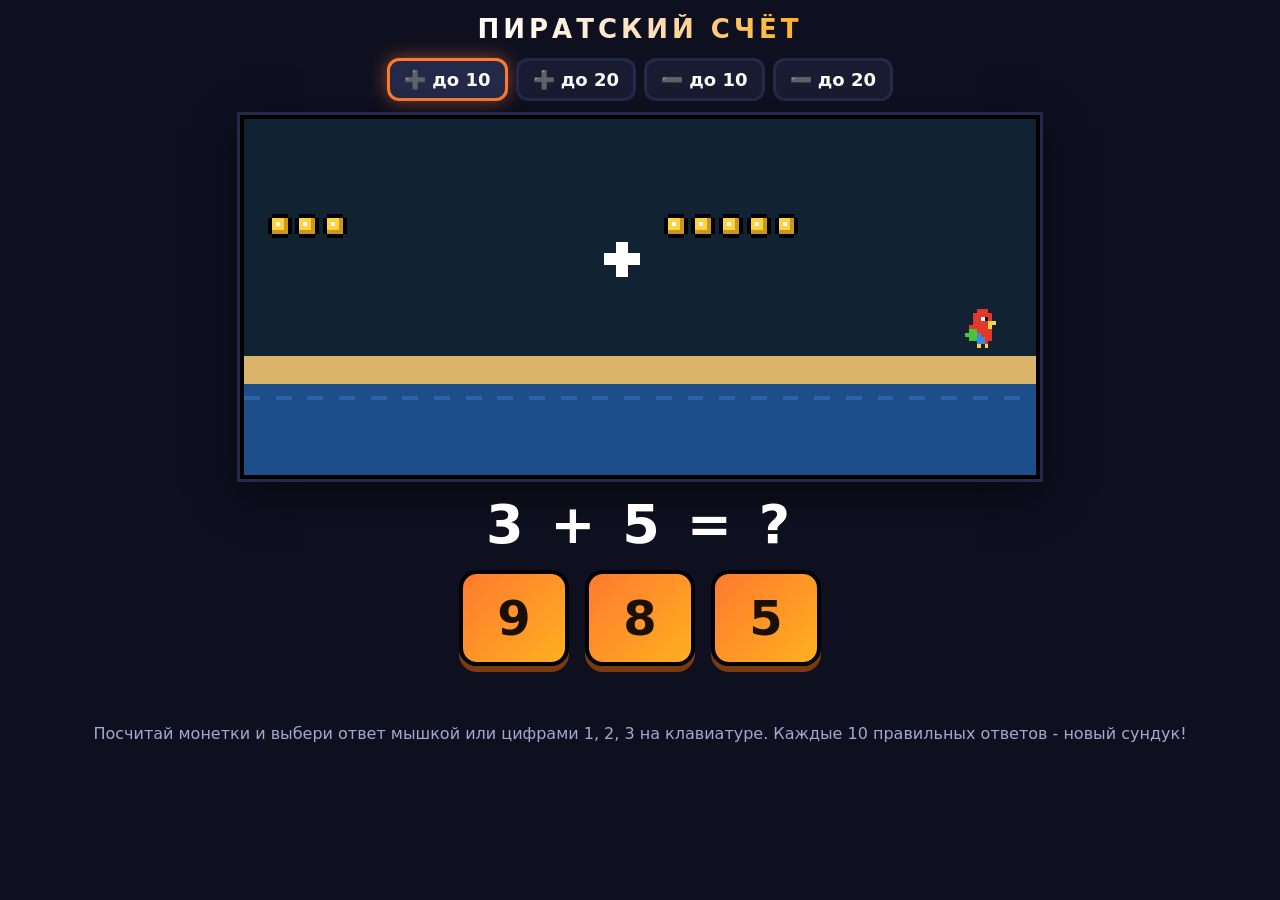
<file: games/schet.html>
<!DOCTYPE html>
<html lang="ru">
<head>
<meta charset="utf-8">
<title>Пиратский счёт</title>
<style>
:root { --bg:#0E1020; --panel:#181B31; --panel2:#242949; --o1:#FF7A2F; --o2:#FFB020; --text:#fff; --muted:#A3A9CC; }
* { box-sizing:border-box; user-select:none; }
html,body { margin:0; min-height:100%; background:var(--bg); color:var(--text); font-family:"Segoe UI",system-ui,sans-serif; }
body { display:flex; flex-direction:column; align-items:center; gap:14px; padding:14px; }
h1 { margin:0; font-size:26px; letter-spacing:4px; text-transform:uppercase; font-weight:900;
  background:linear-gradient(90deg,#fff,#FFE2C2,var(--o2)); -webkit-background-clip:text; background-clip:text; color:transparent; }
.bar { display:flex; gap:8px; flex-wrap:wrap; justify-content:center; }
.tool { font:inherit; font-size:18px; font-weight:700; color:var(--text); background:var(--panel); border:3px solid var(--panel2); border-radius:12px; padding:8px 14px; cursor:pointer; }
.tool.active { border-color:var(--o1); box-shadow:0 0 18px rgba(255,122,47,.5); background:var(--panel2); }
canvas { image-rendering:pixelated; border:4px solid #000; box-shadow:0 0 0 3px var(--panel2), 0 14px 40px rgba(0,0,0,.6); max-width:100%; height:auto; }
.task { font-size:54px; font-weight:900; letter-spacing:4px; }
.answers { display:flex; gap:16px; }
.ans { font:inherit; font-size:48px; font-weight:900; width:110px; height:96px; border-radius:18px; border:4px solid #000; cursor:pointer; color:#1a1000;
  background:linear-gradient(135deg,var(--o1),var(--o2)); box-shadow:0 6px 0 #7a3a10; }
.ans:active { transform:translateY(4px); box-shadow:0 2px 0 #7a3a10; }
.ans.wrong { background:#4a4f70; color:#9aa0c0; box-shadow:0 6px 0 #2a2d44; animation:shake .3s; }
@keyframes shake { 0%,100%{transform:translateX(0)} 25%{transform:translateX(-8px)} 75%{transform:translateX(8px)} }
.msg { min-height:30px; font-size:22px; font-weight:700; color:var(--o2); text-align:center; }
.hint { color:var(--muted); font-size:16px; text-align:center; }
</style>
</head>
<body>
<h1>Пиратский счёт</h1>
<div class="bar" id="modes"></div>
<canvas id="c" width="200" height="90"></canvas>
<div class="task" id="task"></div>
<div class="answers" id="answers"></div>
<div class="msg" id="msg"></div>
<div class="hint">Посчитай монетки и выбери ответ мышкой или цифрами 1, 2, 3 на клавиатуре. Каждые 10 правильных ответов - новый сундук!</div>
<script>
const PAL = { k:'#000', y:'#FFD23F', Y:'#C9971C', w:'#fff', t:'#A0522D', T:'#6B3A1E', r:'#E0392B', g:'#4CC23A', b:'#3A8BE0', s:'#F1C27D', n:'#555A66' };
const COIN = ['.kkkk.', 'kyyyYk', 'kywyYk', 'kyyyYk', 'kYYYYk', '.kkkk.'];
const GHOST_COIN = ['.nnnn.', 'n....n', 'n....n', 'n....n', 'n....n', '.nnnn.'];
const PARROT = [
  '...rrr....',
  '..rrrrr...',
  '..rrwkr...',
  '..rrrryy..',
  '.rrrrry...',
  '.ggrrrr...',
  'gggbrrr...',
  '.ggbbrr...',
  '...bbr....',
  '...y.y....'];
const CHEST = [
  '.TTTTTTTTTTTT.',
  'TttttttttttttT',
  'TyyyyyyyyyyyyT',
  'TttttttttttttT',
  'TttttykytttttT',
  'TttttyyytttttT',
  'TttttttttttttT',
  'TyyyyyyyyyyyyT',
  '.TTTTTTTTTTTT.'];
const MODES = [['➕ до 10', 'add', 10], ['➕ до 20', 'add', 20], ['➖ до 10', 'sub', 10], ['➖ до 20', 'sub', 20]];
let mode = 0, a, b, answer, solved = 0, chests = 0, wrongOnce = false;
const cv = document.getElementById('c'), ctx = cv.getContext('2d');
cv.style.width = '800px';

function spr(rows, x, y) {
  rows.forEach((row, ry) => [...row].forEach((ch, rx) => { if (ch !== '.') { ctx.fillStyle = PAL[ch]; ctx.fillRect(x + rx, y + ry, 1, 1); } }));
}
// coins in rows of 5, so a child can count by fives
function pile(n, x0, y0, ghost) {
  for (let i = 0; i < n; i++) {
    const group = Math.floor(i / 5), inGroup = i % 5;
    const col = group % 2, row = Math.floor(group / 2);
    spr(ghost ? GHOST_COIN : COIN, x0 + col * 42 + inGroup * 7, y0 + row * 8);
  }
}
function draw(showResult) {
  ctx.fillStyle = '#123'; ctx.fillRect(0, 0, 200, 90);
  // sea and sand
  ctx.fillStyle = '#1D4E89'; ctx.fillRect(0, 66, 200, 24);
  ctx.fillStyle = '#2a63a8'; for (let x = 0; x < 200; x += 8) ctx.fillRect(x + (solved % 2) * 4, 70, 4, 1);
  ctx.fillStyle = '#d9b46a'; ctx.fillRect(0, 60, 200, 7);
  // chest count in the corner
  for (let i = 0; i < Math.min(chests, 6); i++) spr(CHEST, 4 + i * 16, 4);
  spr(PARROT, 182, 48);
  const op = MODES[mode][1];
  if (op === 'add') {
    pile(a, 6, 24, false);
    ctx.fillStyle = '#fff'; ctx.fillRect(91, 34, 9, 3); ctx.fillRect(94, 31, 3, 9);
    pile(b, 106, 24, false);
  } else {
    // a coins; the last b are taken by the parrot (shown faded)
    pile(a - b, 30, 24, false);
    for (let i = a - b; i < a; i++) {
      const group = Math.floor(i / 5), inGroup = i % 5, col = group % 2, row = Math.floor(group / 2);
      spr(GHOST_COIN, 30 + col * 42 + inGroup * 7, 24 + row * 8);
    }
  }
  if (showResult) { ctx.fillStyle = 'rgba(255,210,63,.25)'; ctx.fillRect(0, 0, 200, 90); }
}

function newTask() {
  const [, op, max] = MODES[mode];
  if (op === 'add') { a = 1 + Math.floor(Math.random() * (max - 1)); b = 1 + Math.floor(Math.random() * (max - a)); answer = a + b; }
  else { a = 2 + Math.floor(Math.random() * (max - 1)); b = 1 + Math.floor(Math.random() * (a - 1)); answer = a - b; }
  document.getElementById('task').textContent = op === 'add' ? `${a} + ${b} = ?` : `${a} − ${b} = ?`;
  const opts = new Set([answer]);
  while (opts.size < 3) { const d = answer + (Math.random() < 0.5 ? -1 : 1) * (1 + Math.floor(Math.random() * 3)); if (d >= 0 && d <= max) opts.add(d); }
  const list = [...opts].sort(() => Math.random() - 0.5);
  const el = document.getElementById('answers'); el.innerHTML = '';
  list.forEach((v, i) => {
    const btn = document.createElement('button'); btn.className = 'ans'; btn.textContent = v;
    btn.onclick = () => pick(v, btn); el.appendChild(btn);
  });
  wrongOnce = false;
  draw(false);
}

function pick(v, btn) {
  if (btn.classList.contains('wrong')) return;
  if (v === answer) {
    solved++;
    if (solved % 10 === 0) { chests++; document.getElementById('msg').textContent = 'Ура! Новый сундук с сокровищами! Всего сундуков: ' + chests; }
    else document.getElementById('msg').textContent = (wrongOnce ? 'Правильно! ' : 'Точно! ') + 'До сундука: ' + (10 - solved % 10);
    document.getElementById('task').textContent = MODES[mode][1] === 'add' ? `${a} + ${b} = ${answer}` : `${a} − ${b} = ${answer}`;
    draw(true);
    setTimeout(newTask, 900);
  } else {
    btn.classList.add('wrong'); wrongOnce = true;
    document.getElementById('msg').textContent = 'Попугай говорит: «Посчитай ещё раз!»';
  }
}

function renderModes() {
  const el = document.getElementById('modes'); el.innerHTML = '';
  MODES.forEach(([label], i) => {
    const b = document.createElement('button'); b.className = 'tool' + (i === mode ? ' active' : ''); b.textContent = label;
    b.onclick = () => { mode = i; renderModes(); newTask(); }; el.appendChild(b);
  });
}
document.addEventListener('keydown', e => {
  const n = parseInt(e.key, 10);
  const btns = document.querySelectorAll('.ans');
  if (n >= 1 && n <= btns.length) btns[n - 1].click();
});
renderModes(); newTask();
</script>
</body>
</html>
</file>
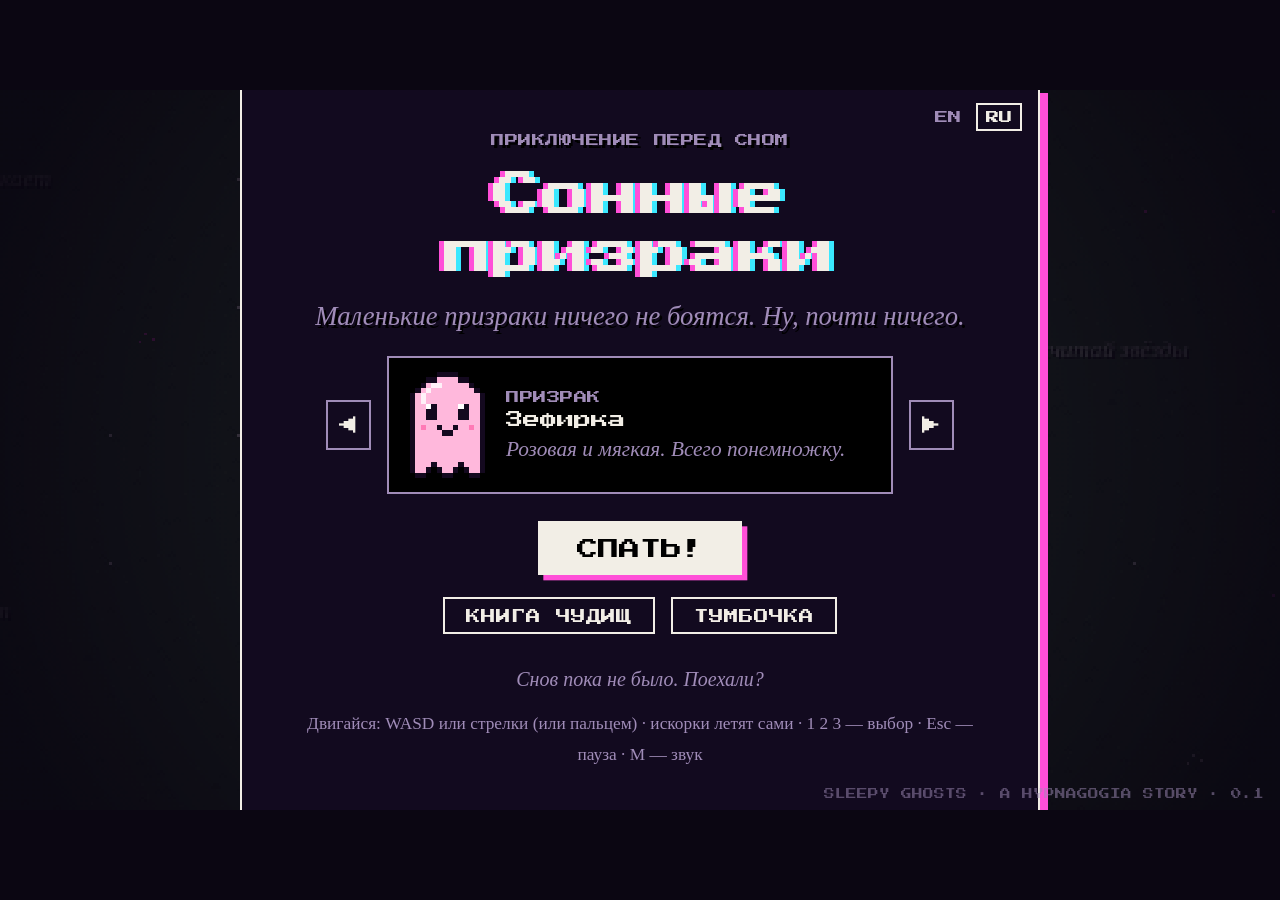
<file: games/sleepy.html>
<!doctype html><html><head><meta charset=utf8><meta name=viewport content="width=device-width,initial-scale=1,viewport-fit=cover"><style>:root{color-scheme:light;box-sizing:border-box;padding-top:env(safe-area-inset-top,0px);padding-bottom:env(safe-area-inset-bottom,0px)}html{scroll-padding-top:env(safe-area-inset-top,0px)}body{margin:0;padding:0;font:14px -apple-system,BlinkMacSystemFont,sans-serif;background:#fff;color:#000}img{max-width:100%}[hidden]:not([hidden=until-found i]){display:none!important}</style></head><body>
<title>Sleepy Ghosts</title>
<link rel="stylesheet" href="https://fonts.googleapis.com/css2?family=Press+Start+2P&display=swap">
<style>
/* Hypnagogia — weirdcore UI: hard edges, a pixel display face, and captions in the
   default serif that low-resolution dream images always seem to use. One theme only. */
:root {
  --void: #0b0612;
  --panel: #120a1f;
  --ink: #f2eee6;
  --ink-dim: #a08cb8;
  --pink: #ff4fd8;
  --cyan: #3ae8ff;
  --acid: #9dff3a;
  --calm: #dfe6ff;
  --danger: #ff2d55;
  --display: 'Press Start 2P', 'Courier New', monospace;
  --caption: 'Times New Roman', Times, 'Noto Serif', serif;
  --u: 1px; /* one logical pixel of the 480×270 canvas; set by JS on resize */
}

* { box-sizing: border-box; }
html, body { height: 100%; margin: 0; }
body {
  background: var(--void);
  color: var(--ink);
  font-family: var(--caption);
  overflow: hidden;
  -webkit-user-select: none;
  user-select: none;
  touch-action: none;
}
[hidden] { display: none !important; }

#stage {
  position: absolute;
  left: 50%; top: 50%;
  transform: translate(-50%, -50%);
  width: 480px; height: 270px;
  overflow: hidden;
  background: var(--void);
  font-size: calc(var(--u) * 8);
}
#c {
  position: absolute; inset: 0; width: 100%; height: 100%; display: block;
  image-rendering: pixelated;
  image-rendering: crisp-edges;
}

/* ---------- HUD ---------- */
#hud { position: absolute; inset: 0; pointer-events: none; }
.label {
  font-family: var(--display);
  font-size: calc(var(--u) * 5);
  letter-spacing: .04em;
  text-transform: uppercase;
  color: var(--ink-dim);
  line-height: 1.6;
  text-shadow: calc(var(--u) * 1) calc(var(--u) * 1) 0 #000;
}
.label b, .label span:not([data-i18n]) { color: var(--ink); font-variant-numeric: tabular-nums; }

#xp { position: absolute; left: 0; top: 0; right: 0; height: calc(var(--u) * 3); background: rgba(255,255,255,.08); }
#xp-fill { height: 100%; width: 0; background: var(--acid); transition: width .15s linear; }

.hud-left { position: absolute; left: calc(var(--u) * 8); top: calc(var(--u) * 8); display: flex; flex-direction: column; gap: calc(var(--u) * 3); }
#hp {
  width: calc(var(--u) * 90); height: calc(var(--u) * 6);
  background: rgba(0,0,0,.55);
  border: calc(var(--u) * 1) solid var(--ink);
}
#hp-fill { height: 100%; width: 100%; background: var(--calm); transition: width .12s linear, background .3s; }
#hp-fill.low { background: var(--danger); }

.hud-center { position: absolute; left: 50%; top: calc(var(--u) * 7); transform: translateX(-50%); text-align: center; }
#clock {
  font-family: var(--display);
  font-size: calc(var(--u) * 12); line-height: 1.2;
  color: var(--ink);
  text-shadow: calc(var(--u) * -1) 0 var(--pink), calc(var(--u) * 1) 0 var(--cyan);
  font-variant-numeric: tabular-nums;
}
#zone-label { font-family: var(--display); font-size: calc(var(--u) * 5); color: var(--ink-dim); text-transform: uppercase; letter-spacing: .04em; margin-top: calc(var(--u) * 3); text-shadow: calc(var(--u) * 1) calc(var(--u) * 1) 0 #000; }

.hud-right { position: absolute; right: calc(var(--u) * 8); top: calc(var(--u) * 8); display: flex; flex-direction: column; gap: calc(var(--u) * 3); align-items: flex-end; }
.stat { display: flex; gap: calc(var(--u) * 5); align-items: baseline; }
.stat b { font-family: var(--display); font-weight: 400; font-size: calc(var(--u) * 8); font-variant-numeric: tabular-nums; text-shadow: calc(var(--u) * 1) calc(var(--u) * 1) 0 #000; }

#boss { position: absolute; left: 50%; bottom: calc(var(--u) * 10); transform: translateX(-50%); width: calc(var(--u) * 200); }
#boss .label { color: var(--pink); text-align: center; margin-bottom: calc(var(--u) * 2); }
#boss-bar { height: calc(var(--u) * 5); background: rgba(0,0,0,.6); border: calc(var(--u) * 1) solid var(--pink); }
#boss-fill { height: 100%; width: 100%; background: var(--pink); transition: width .1s linear; }

#banner {
  position: absolute; left: 50%; top: 34%; transform: translate(-50%, -50%);
  font-family: var(--caption); font-style: italic;
  font-size: calc(var(--u) * 14);
  color: var(--ink);
  text-shadow: calc(var(--u) * 1) calc(var(--u) * 1) 0 #000, 0 0 calc(var(--u) * 6) rgba(255,79,216,.8);
  opacity: 0; white-space: nowrap;
}
#banner.show { animation: banner 2.6s ease-out forwards; }
@keyframes banner {
  0%   { opacity: 0; transform: translate(-50%, -50%) scale(.96); }
  12%  { opacity: 1; transform: translate(-50%, -50%) scale(1); }
  75%  { opacity: 1; }
  100% { opacity: 0; transform: translate(-50%, -60%); }
}

/* ---------- Screens ---------- */
.screen {
  position: absolute; inset: 0;
  display: flex; align-items: center; justify-content: center;
  background: rgba(11, 6, 18, .72);
}
.panel {
  position: relative;
  width: min(92%, calc(var(--u) * 300));
  padding: calc(var(--u) * 16) calc(var(--u) * 20);
  background: var(--panel);
  border: calc(var(--u) * 1) solid var(--ink);
  box-shadow: calc(var(--u) * 3) calc(var(--u) * 3) 0 var(--pink);
  text-align: center;
}
.panel.wide { width: min(94%, calc(var(--u) * 360)); }

.lang { position: absolute; right: calc(var(--u) * 6); top: calc(var(--u) * 6); display: flex; gap: calc(var(--u) * 2); }
.lang button {
  font-family: var(--display); font-size: calc(var(--u) * 5);
  color: var(--ink-dim); background: transparent;
  border: calc(var(--u) * 1) solid transparent;
  padding: calc(var(--u) * 2) calc(var(--u) * 3);
  cursor: pointer;
}
.lang button.on { color: var(--ink); border-color: var(--ink); }
.lang button:hover, .lang button:focus-visible { color: var(--pink); outline: none; }

h1 {
  font-family: var(--display); font-weight: 400;
  font-size: calc(var(--u) * 22); line-height: 1.2;
  margin: calc(var(--u) * 6) 0 0; color: var(--ink); text-wrap: balance;
  text-shadow: calc(var(--u) * -2) 0 var(--pink), calc(var(--u) * 2) 0 var(--cyan);
  letter-spacing: .02em;
}
h2 {
  font-family: var(--display); font-weight: 400;
  font-size: calc(var(--u) * 12); line-height: 1.3;
  margin: calc(var(--u) * 4) 0 0; text-wrap: balance;
  text-shadow: calc(var(--u) * -1) 0 var(--pink), calc(var(--u) * 1) 0 var(--cyan);
}
.caption { font-family: var(--caption); font-style: italic; }
.tagline { font-size: calc(var(--u) * 9); color: var(--ink-dim); margin: calc(var(--u) * 6) 0 calc(var(--u) * 12); line-height: 1.35; text-shadow: calc(var(--u) * 1) calc(var(--u) * 1) 0 #000; }

.controls {
  display: grid; grid-template-columns: auto 1fr;
  gap: calc(var(--u) * 5) calc(var(--u) * 8);
  align-items: center; text-align: left;
  font-family: var(--caption); font-size: calc(var(--u) * 8);
  margin: 0 auto calc(var(--u) * 12);
  width: max-content; max-width: 100%;
}
.controls > span:nth-child(2n+1) { display: flex; gap: calc(var(--u) * 2); align-items: center; justify-content: flex-end; }
.controls i { font-style: italic; color: var(--ink-dim); margin: 0 calc(var(--u) * 2); }
.controls .auto { font-family: var(--display); font-size: calc(var(--u) * 5); color: var(--acid); text-transform: uppercase; }
kbd {
  font-family: var(--display); font-size: calc(var(--u) * 5);
  padding: calc(var(--u) * 2) calc(var(--u) * 2) calc(var(--u) * 1);
  border: calc(var(--u) * 1) solid var(--ink);
  border-bottom-width: calc(var(--u) * 2);
  background: #000; color: var(--ink);
  line-height: 1;
}

.btn {
  font-family: var(--display); font-size: calc(var(--u) * 8);
  color: #000; background: var(--ink); border: calc(var(--u) * 1) solid var(--ink);
  padding: calc(var(--u) * 6) calc(var(--u) * 14) calc(var(--u) * 5);
  cursor: pointer;
  box-shadow: calc(var(--u) * 2) calc(var(--u) * 2) 0 var(--pink);
  text-transform: uppercase;
}
.btn:hover, .btn:focus-visible { background: var(--pink); border-color: var(--pink); color: #000; outline: none; box-shadow: calc(var(--u) * 2) calc(var(--u) * 2) 0 var(--cyan); }
.btn.ghost { background: transparent; color: var(--ink); box-shadow: none; }
.btn.ghost:hover, .btn.ghost:focus-visible { background: rgba(255,255,255,.1); border-color: var(--ink); color: var(--ink); box-shadow: none; }
.row { display: flex; gap: calc(var(--u) * 8); justify-content: center; }

.choices { display: grid; grid-template-columns: repeat(3, 1fr); gap: calc(var(--u) * 8); margin: calc(var(--u) * 10) 0 calc(var(--u) * 2); }
.choice {
  position: relative; text-align: left;
  background: #000;
  border: calc(var(--u) * 1) solid var(--ink-dim);
  padding: calc(var(--u) * 8) calc(var(--u) * 8) calc(var(--u) * 7);
  color: var(--ink);
  cursor: pointer;
  display: flex; flex-direction: column; gap: calc(var(--u) * 5);
  min-height: calc(var(--u) * 74);
}
.choice:hover, .choice:focus-visible { border-color: var(--pink); outline: none; box-shadow: calc(var(--u) * 2) calc(var(--u) * 2) 0 var(--pink); }
.choice-name { font-family: var(--display); font-size: calc(var(--u) * 6); line-height: 1.4; padding-right: calc(var(--u) * 14); }
.choice-name .new { font-family: var(--display); font-size: calc(var(--u) * 4); color: var(--acid); margin-left: calc(var(--u) * 3); text-transform: uppercase; }
.choice-pips { display: flex; gap: calc(var(--u) * 2); }
.pip { width: calc(var(--u) * 4); height: calc(var(--u) * 4); border: calc(var(--u) * 1) solid var(--ink-dim); }
.pip.on { background: var(--ink); border-color: var(--ink); }
.pip.next { background: var(--acid); border-color: var(--acid); }
.choice-desc { font-family: var(--caption); font-style: italic; font-size: calc(var(--u) * 7.5); color: var(--ink-dim); line-height: 1.35; flex: 1; }
.choice kbd { position: absolute; right: calc(var(--u) * 5); top: calc(var(--u) * 5); }

.stats { display: grid; grid-template-columns: repeat(3, 1fr); gap: calc(var(--u) * 5); margin: calc(var(--u) * 10) 0 calc(var(--u) * 12); }
.stats div { background: #000; border: calc(var(--u) * 1) solid var(--ink-dim); padding: calc(var(--u) * 5) calc(var(--u) * 3); }
.stats b { display: block; font-family: var(--display); font-weight: 400; font-size: calc(var(--u) * 8); font-variant-numeric: tabular-nums; margin-bottom: calc(var(--u) * 3); }
.stats span { font-family: var(--display); font-size: calc(var(--u) * 4); text-transform: uppercase; color: var(--ink-dim); }
.stats div.best b { color: var(--acid); }

.foot { font-size: calc(var(--u) * 7.5); color: var(--ink-dim); margin: calc(var(--u) * 10) 0 0; line-height: 1.8; }

/* ---------- zone transition ---------- */
#screen-transition {
  position: absolute; inset: 0; background: #000;
  display: flex; flex-direction: column; align-items: center; justify-content: center; gap: calc(var(--u) * 8);
  opacity: 0;
}
#screen-transition.show { animation: transition 2.4s linear forwards; }
#screen-transition .caption { font-size: calc(var(--u) * 11); color: var(--ink-dim); margin: 0; text-shadow: calc(var(--u) * 1) calc(var(--u) * 1) 0 #000; }
#screen-transition h2 { margin: 0; }
@keyframes transition {
  0% { opacity: 0; } 22% { opacity: 1; } 80% { opacity: 1; } 100% { opacity: 0; }
}

#version {
  position: absolute; right: calc(var(--u) * 6); bottom: calc(var(--u) * 4);
  font-family: var(--display); font-size: calc(var(--u) * 4); text-transform: uppercase;
  color: rgba(160, 140, 184, .5); pointer-events: none;
}

@media (prefers-reduced-motion: reduce) {
  #banner.show { animation-duration: .01s; }
  #xp-fill, #hp-fill, #boss-fill { transition: none; }
}

/* ---------- round 2: dreamers, journal, bedside table, synergies ---------- */
.panel h1 + .tagline { margin-bottom: calc(var(--u) * 8); }
.dreamer { display: flex; align-items: center; justify-content: center; gap: calc(var(--u) * 6); margin: 0 auto calc(var(--u) * 10); }
.arrow {
  font-family: var(--display); font-size: calc(var(--u) * 7);
  color: var(--ink); background: transparent; border: calc(var(--u) * 1) solid var(--ink-dim);
  padding: calc(var(--u) * 5) calc(var(--u) * 4); cursor: pointer;
}
.arrow:hover, .arrow:focus-visible { border-color: var(--pink); color: var(--pink); outline: none; }
.dreamer-card {
  display: flex; align-items: center; gap: calc(var(--u) * 8); text-align: left;
  width: calc(var(--u) * 190); min-height: calc(var(--u) * 52);
  background: #000; border: calc(var(--u) * 1) solid var(--ink-dim); padding: calc(var(--u) * 5) calc(var(--u) * 8);
}
.dreamer-card img { width: calc(var(--u) * 28); height: calc(var(--u) * 40); image-rendering: pixelated; flex: none; }
.dreamer-card.locked img { filter: brightness(0) invert(.25); }
.dreamer-name { font-family: var(--display); font-size: calc(var(--u) * 6.5); margin: calc(var(--u) * 1) 0 calc(var(--u) * 3); }
.dreamer-desc { font-size: calc(var(--u) * 7); color: var(--ink-dim); line-height: 1.3; }
.menu-row { display: flex; gap: calc(var(--u) * 6); justify-content: center; margin-top: calc(var(--u) * 8); }
.btn.small { font-size: calc(var(--u) * 5.5); padding: calc(var(--u) * 4) calc(var(--u) * 8) calc(var(--u) * 3); }
.btn[disabled] { opacity: .45; cursor: default; }
.btn[disabled]:hover { background: var(--ink); border-color: var(--ink); box-shadow: calc(var(--u) * 2) calc(var(--u) * 2) 0 var(--pink); }
.foot.small { font-size: calc(var(--u) * 6.5); margin-top: calc(var(--u) * 4); }
.balance { color: var(--acid); margin-top: calc(var(--u) * 2); }

.journal-grid { display: grid; grid-template-columns: repeat(9, 1fr); gap: calc(var(--u) * 4); margin: calc(var(--u) * 6) 0; }
.tile {
  height: calc(var(--u) * 30); background: #000; border: calc(var(--u) * 1) solid var(--ink-dim);
  display: flex; align-items: center; justify-content: center; cursor: pointer; padding: 0;
}
.tile img { image-rendering: pixelated; max-width: 90%; max-height: 90%; }
.tile.unknown img { filter: brightness(0) invert(.22); }
.tile:hover, .tile:focus-visible, .tile.on { border-color: var(--pink); outline: none; }
.tile.on { box-shadow: inset 0 0 0 calc(var(--u) * 1) var(--pink); }
.journal-detail { background: #000; border: calc(var(--u) * 1) solid var(--ink-dim); padding: calc(var(--u) * 5) calc(var(--u) * 8); min-height: calc(var(--u) * 30); text-align: left; }
.journal-detail .name { font-family: var(--display); font-size: calc(var(--u) * 6.5); margin-bottom: calc(var(--u) * 3); }
.journal-detail .name small { font-family: var(--display); font-size: calc(var(--u) * 4); color: var(--ink-dim); margin-left: calc(var(--u) * 5); text-transform: uppercase; }
.journal-detail .lore { font-family: var(--caption); font-style: italic; font-size: calc(var(--u) * 8); color: var(--ink); line-height: 1.35; }
.journal-locked { font-size: calc(var(--u) * 6); color: var(--ink-dim); margin: calc(var(--u) * 4) 0 calc(var(--u) * 4); line-height: 1.4; text-align: left; }
.journal-locked b { font-family: var(--display); font-style: normal; font-size: calc(var(--u) * 4.5); color: var(--ink); text-transform: uppercase; margin-right: calc(var(--u) * 3); }

.shop-list { display: grid; grid-template-columns: 1fr 1fr; gap: calc(var(--u) * 4); margin: calc(var(--u) * 6) 0 calc(var(--u) * 8); }
.shop-item { display: grid; grid-template-columns: 1fr auto auto; align-items: center; gap: calc(var(--u) * 5); background: #000; border: calc(var(--u) * 1) solid var(--ink-dim); padding: calc(var(--u) * 5) calc(var(--u) * 8); text-align: left; }
.shop-item .name { font-family: var(--display); font-size: calc(var(--u) * 6); margin-bottom: calc(var(--u) * 2); }
.shop-item .desc { font-family: var(--caption); font-style: italic; font-size: calc(var(--u) * 7); color: var(--ink-dim); }
.shop-item .cost { font-family: var(--display); font-size: calc(var(--u) * 5.5); color: var(--acid); white-space: nowrap; }
.shop-item .cost.no { color: var(--ink-dim); }

.tags { display: flex; gap: calc(var(--u) * 2); flex-wrap: wrap; }
.chip { font-family: var(--display); font-size: calc(var(--u) * 4); text-transform: uppercase; color: var(--ink-dim); border: calc(var(--u) * 1) solid var(--ink-dim); padding: calc(var(--u) * 1) calc(var(--u) * 2); }
.syn { font-family: var(--display); font-size: calc(var(--u) * 4.5); color: var(--acid); line-height: 1.4; }
#synergies { display: flex; flex-direction: column; gap: calc(var(--u) * 1); margin-top: calc(var(--u) * 2); }
#synergies span { font-family: var(--display); font-size: calc(var(--u) * 4.5); color: var(--acid); }
.unlocks { display: flex; flex-direction: column; gap: calc(var(--u) * 2); margin: calc(var(--u) * 4) 0 calc(var(--u) * 8); }
.unlocks span { font-family: var(--display); font-size: calc(var(--u) * 5); color: var(--acid); }
.unlocks:empty { display: none; }
#end-melatonin:empty { display: none; }

/* ---------- epilogue ---------- */
#screen-transition.hold { opacity: 1; animation: none; }
#screen-transition .caption.fade { animation: capfade 2.6s ease-in-out forwards; }
@keyframes capfade { 0% { opacity: 0; } 20% { opacity: 1; } 80% { opacity: 1; } 100% { opacity: 0; } }

/* ---------- shared: icons on level-up cards, undistorted dreamer portraits ---------- */
.dreamer-card img { object-fit: contain; }
.choice-icon { height: calc(var(--u) * 16); width: auto; image-rendering: pixelated; align-self: flex-start; }

/* ---------- Sleepy Ghosts (kids build): bigger, plainer text ---------- */
.kids h1 { font-size: calc(var(--u) * 18); }
.kids .tagline { font-size: calc(var(--u) * 10); }
.kids .choice { min-height: calc(var(--u) * 84); }
.kids .choice-name { font-size: calc(var(--u) * 7); }
.kids .choice-desc { font-size: calc(var(--u) * 9); font-style: normal; color: var(--ink); }
.kids .syn { font-size: calc(var(--u) * 5); }
.kids .dreamer-desc { font-size: calc(var(--u) * 8); }
</style>
<div id="stage" class="kids">
  <canvas id="c" width="480" height="270"></canvas>

  <div id="hud" hidden>
    <div id="xp"><div id="xp-fill"></div></div>
    <div class="hud-left">
      <div class="label"><span data-i18n="hud_calm">Calm</span> <span id="hp-text">100 / 100</span></div>
      <div id="hp"><div id="hp-fill"></div></div>
      <div class="label"><span data-i18n="hud_level">Level</span> <b id="level">1</b></div>
      <div id="synergies"></div>
    </div>
    <div class="hud-center">
      <div id="clock">23:00</div>
      <div id="zone-label">The Field · I</div>
    </div>
    <div class="hud-right">
      <div class="stat"><span class="label" data-i18n="hud_score">Score</span><b id="score">0</b></div>
      <div class="stat"><span class="label" data-i18n="hud_kills">Kills</span><b id="kills">0</b></div>
    </div>
    <div id="boss" hidden>
      <div class="label" id="boss-name">The Moon</div>
      <div id="boss-bar"><div id="boss-fill"></div></div>
    </div>
    <div id="banner"></div>
  </div>

  <div id="screen-title" class="screen">
    <div class="panel">
      <div class="lang">
        <button type="button" data-lang="en">EN</button>
        <button type="button" data-lang="ru">RU</button>
      </div>
      <div class="label" data-i18n="eyebrow">a survival dream</div>
      <h1 data-i18n="title">Hypnagogia</h1>
      <p class="tagline caption" data-i18n="tagline">You fell asleep with the TV on. Something is waiting in the field.</p>
      <div class="dreamer">
        <button type="button" class="arrow" id="dreamer-prev" aria-label="previous dreamer">◀</button>
        <div class="dreamer-card">
          <img id="dreamer-img" alt="">
          <div class="dreamer-text">
            <div class="label"><span data-i18n="dreamer_label">Dreamer</span></div>
            <div class="dreamer-name" id="dreamer-name">The Girl</div>
            <div class="caption dreamer-desc" id="dreamer-desc"></div>
          </div>
        </div>
        <button type="button" class="arrow" id="dreamer-next" aria-label="next dreamer">▶</button>
      </div>
      <button class="btn" id="btn-start" data-i18n="start">Sleep</button>
      <div class="menu-row">
        <button class="btn ghost small" id="btn-journal" data-i18n="menu_journal">Dream journal</button>
        <button class="btn ghost small" id="btn-shop" data-i18n="menu_shop">Bedside table</button>
      </div>
      <p class="foot caption" id="profile">No dreams logged yet.</p>
      <p class="foot small" data-i18n="ctrl_line"></p>
    </div>
  </div>

  <div id="screen-journal" class="screen" hidden>
    <div class="panel wide">
      <h2 data-i18n="journal_title">Dream journal</h2>
      <p class="tagline caption" data-i18n="journal_sub"></p>
      <div class="journal-grid" id="journal-grid"></div>
      <div class="journal-detail" id="journal-detail"></div>
      <div class="journal-locked caption" id="journal-locked"></div>
      <button class="btn ghost small" id="btn-journal-back" data-i18n="back">Back</button>
    </div>
  </div>

  <div id="screen-shop" class="screen" hidden>
    <div class="panel wide">
      <h2 data-i18n="shop_title">Bedside table</h2>
      <p class="tagline caption" data-i18n="shop_sub"></p>
      <div class="label balance" id="shop-balance"></div>
      <div class="shop-list" id="shop-list"></div>
      <button class="btn ghost small" id="btn-shop-back" data-i18n="back">Back</button>
    </div>
  </div>

  <div id="screen-levelup" class="screen" hidden>
    <div class="panel wide">
      <div class="label" data-i18n="levelup_eyebrow">You grow stranger</div>
      <h2><span data-i18n="levelup_title">Level</span> <span id="levelup-level">2</span></h2>
      <p class="tagline caption" id="levelup-sub">23:14 · choose one</p>
      <div class="choices" id="choices"></div>
    </div>
  </div>

  <div id="screen-pause" class="screen" hidden>
    <div class="panel">
      <h2 data-i18n="pause_title">Paused</h2>
      <p class="tagline caption" data-i18n="pause_sub">The dream waits.</p>
      <div class="row">
        <button class="btn" id="btn-resume" data-i18n="resume">Resume</button>
        <button class="btn ghost" id="btn-restart" data-i18n="restart">Restart</button>
      </div>
      <p class="foot"><kbd>Esc</kbd> <span data-i18n="pause_foot">resume</span> · <kbd>R</kbd> <span data-i18n="restart">Restart</span> · <kbd>M</kbd> <span data-i18n="sound">sound</span>: <span id="mute-state">on</span></p>
    </div>
  </div>

  <div id="screen-end" class="screen" hidden>
    <div class="panel">
      <div class="label" id="end-eyebrow">The dream ends</div>
      <h2 id="end-title">You wake up screaming</h2>
      <p class="tagline caption" id="end-sub"></p>
      <div class="stats" id="end-stats"></div>
      <div class="label balance" id="end-melatonin"></div>
      <div class="unlocks" id="end-unlocks"></div>
      <button class="btn" id="btn-again" data-i18n="again">Sleep again</button>
      <p class="foot"><kbd>Enter</kbd> <span data-i18n="again">Sleep again</span> · <kbd>Esc</kbd> <span data-i18n="to_title">title</span></p>
    </div>
  </div>

  <div id="screen-transition" class="black" hidden>
    <p class="caption" id="transition-caption"></p>
    <h2 id="transition-zone"></h2>
  </div>

  <div id="version">Sleepy Ghosts · a Hypnagogia story · 0.1</div>
</div>
<script>
/* Hypnagogia — every string the player can read, in English and Russian. */
'use strict';

const I18N = {
  en: {
    title: 'Hypnagogia',
    eyebrow: 'a survival dream',
    tagline: 'You fell asleep with the TV on. Something is waiting in the field.',
    ctrl_line: 'WASD / arrows to move (or drag on touch) · thoughts fire by themselves · 1 2 3 pick upgrades · Esc pause · M sound',
    start: 'Sleep',
    again: 'Sleep again',
    resume: 'Resume',
    restart: 'Restart',
    back: 'Back',
    to_title: 'title',
    menu_journal: 'Dream journal',
    menu_shop: 'Bedside table',
    profile_none: 'No dreams logged yet.',
    profile: (p, zone) => `Dreams: ${p.runs} · farthest: ${zone} · best ${p.bestScore} pts`,
    melatonin: (n) => `${n} melatonin`,
    dreamer_label: 'Dreamer',
    dreamers: {
      girl: ['The Girl', 'Pink dress, sensible shoes. Nothing special about her, which is the point.'],
      doll: ['The Doll', 'Porcelain, cracked. Starts with a Piercing Stare and louder thoughts, but only 75 calm.'],
      ghost: ['The Ghost', 'You, before you had a face. Lighter on its feet, and it never needed shoes.'],
      catDreamer: ['The Cat', 'Fast, curious, 80 calm. Starts with Quick Thoughts. Has never once been afraid.'],
      mascotDreamer: ['The Mascot', 'A smaller costume, 130 calm, a little slow. Starts with a Thick Blanket. Everyone loves him.'],
    },
    locked: 'locked',
    unlock_how: (cond) => `To unlock: ${cond}`,
    hud_calm: 'Calm',
    hud_level: 'Level',
    hud_score: 'Score',
    hud_kills: 'Kills',
    zone_names: ['The Field', 'The Hallway', 'The School', 'The Supermarket', 'The Static', 'The Anime'],
    zone_numerals: ['I', 'II', 'III', 'IV', 'V', 'VI'],
    boss_names: { moon: 'The Moon', guest: 'The Guest', bell: 'The Bell', mascot: 'The Mascot', signal: 'The Signal', moon2: 'The Moon, Again', magical: 'The Magical Girl', apple: 'The Apple' },
    levelup_eyebrow: 'You grow stranger',
    levelup_title: 'Level',
    levelup_sub: (clock) => `${clock} · choose one`,
    tag_new: 'new',
    tags: { thought: 'thought', noise: 'noise', sleep: 'sleep', light: 'light' },
    completes: (name) => `completes ${name}`,
    synergies: {
      wakeup:   ['Wake-up Call', 'Each alarm ring also fires eight thoughts outward.'],
      lullaby:  ['Lullaby', 'Sheep hits restore calm.'],
      insomnia: ['Insomnia', 'Every sleep you pick up speeds your thoughts for a moment.'],
      rumor:    ['Rumor', 'A bouncing thought splits in two.'],
      fever:    ['Fever', 'Things that die while hurting burst and hurt their neighbours.'],
    },
    pause_title: 'Paused',
    pause_sub: 'The dream waits.',
    pause_foot: 'resume',
    sound: 'sound',
    on: 'on',
    off: 'off',
    end_over_eyebrow: 'The dream ends',
    end_over_title: 'You wake up screaming',
    end_over_sub: (zone, clock) => `It was ${clock}. You were in ${zone}.`,
    end_best: ' A new personal best.',
    end_win_eyebrow: 'Dream complete',
    end_win_title: 'Morning comes',
    end_win_sub: 'Every door, and the TV is still on. You slept through all of it.',
    end_melatonin: (n) => `+${n} melatonin`,
    unlocked: 'Unlocked',
    still_locked: 'Still locked',
    unlocks: {
      echo: 'defeat 100 creatures in total',
      heavy: 'defeat the Moon',
      regen: 'sleep three times',
      doll: 'reach The Hallway',
      ghost: 'reach The School',
      nightmare: 'defeat three bosses',
      mirror: 'reach The Supermarket',
      lucid: 'defeat 400 creatures in total',
      catDreamer: 'reach The Anime',
      mascotDreamer: 'defeat the Mascot',
    },
    st_time: 'Time', st_clock: 'Clock', st_zone: 'Zone', st_level: 'Level', st_kills: 'Kills', st_score: 'Score', st_best: 'Best score',
    banner_swarm: 'they noticed you',
    banner_boss: { moon: 'the moon is coming down', guest: 'the guest has arrived', bell: 'the bell is ringing', mascot: 'the mascot wants a hug', signal: 'the signal found you', moon2: 'the moon followed you', magical: 'the show is starting', apple: 'it was always the apple' },
    banner_phase: 'it is not done',
    banner_empty: 'the room empties',
    banner_boss_dead: 'a door opens',
    transition_captions: ['you have been here before', 'the door was never locked', 'keep going'],
    captions: [
      ['you have been here before', 'the door is not for you', 'keep walking', 'it is still 3 am', 'who left the TV on?', 'the grass is warm'],
      ['do not open the doors', 'the hallway remembers you', 'someone is in the next room', 'it is okay', "don't look behind the picture", 'the carpet is breathing'],
      ['you were absent that day', 'the bell rang an hour ago', 'the teacher is still talking', 'do not look at the window', 'there was never a class 3-B', 'your desk is not your desk'],
      ['attention shoppers', 'aisle 7 does not end', 'everything must go', 'we are always open', 'please return your cart', 'you are the special offer'],
      ['no signal', 'please stand by', 'this is not a test', 'wake up', 'you are almost there', 'channel 0'],
      ['believe in yourself ☆', 'today will be wonderful', 'nyaa~', 'friendship is magic', 'smile!', 'the sky is so pink'],
    ],
    captions_horror: ['stop smiling', 'it wears her face', 'the eye is open', 'do not go behind the screen', 'everyone here is hair', 'the apple sees'],
    epilogue: ['the tv is still on.', 'the apple is gone. the eye is not.', 'it is 7:00.', 'good morning.'],
    upgrades: {
      rate:   ['Quick Thoughts',  'Think 22% faster.'],
      power:  ['Loud Thoughts',   '+30% thought damage.'],
      split:  ['Second Thoughts', 'One more thought per volley.'],
      pierce: ['Piercing Stare',  'Thoughts pass through one more thing.'],
      echo:   ['Echo',            'Thoughts bounce to another creature.'],
      heavy:  ['Heavy Thoughts',  'Bigger, slower, harder-hitting thoughts that push things back.'],
      fins:   ['Light Sleeper',   '+12% movement speed.'],
      skin:   ['Thick Blanket',   '+25 max calm, and calm down by 25 now.'],
      lure:   ['Nightlight',      'Sleep drifts to you from 45% farther away.'],
      orbs:   ['Counting Sheep',  'A sheep circles you and tramples whatever it meets.'],
      wave:   ['Alarm Clock',     'A ring of noise bursts out of you every few seconds.'],
      regen:  ['Deep Sleep',      'Recover 0.8 calm per second.'],
      nightmare: ['Nightmare',     'Things you hit keep hurting for two seconds.'],
      mirror: ['Mirror',           'Thoughts bounce off the edge of the screen.'],
      lucid:  ['Lucid',            '10% of thoughts hit three times as hard.'],
    },
    shop_title: 'Bedside table',
    shop_sub: 'Spend melatonin on things that stay with you between dreams.',
    shop: {
      calm:   ['Warm Milk',       '+10 max calm'],
      damage: ['Diary',           '+6% thought damage'],
      speed:  ['Slippers',        '+4% movement speed'],
      lure:   ['Nightlight Bulb', '+12% pickup radius'],
    },
    buy: 'Buy',
    maxed: 'max',
    journal_title: 'Dream journal',
    journal_sub: 'Everyone you have met so far. Tap a face to read.',
    met: (n) => `met ${n} times`,
    unknown: '???',
    unknown_lore: 'You have not met this one yet.',
    creatures: {
      eye:    ['Eye',      "It doesn't blink when you look at it. It blinks when you don't."],
      hand:   ['Hand',     "It knows where you sleep. It's been under the bed the whole time."],
      smiler: ['Smiler',   'It has been smiling since before you fell asleep.'],
      moon:   ['The Moon', 'Everyone in the field says the moon is closer tonight. Nobody says why.'],
      mouth:  ['Mouth',    "It only says one word. You haven't caught it yet."],
      walker: ['Walker',   "Too tall for the hallway. It doesn't mind."],
      chair:  ['Chair',    'Nobody has sat in it. It hopes you will.'],
      guest:  ['The Guest', "He arrived before you did. He'd like to stay."],
      static: ['Static',   'Channel 0. It has always been on.'],
      glitch: ['Glitch',   'It is in two places, and neither of them is here.'],
      tvhead: ['TV Head',  'It walks because someone forgot to turn it off.'],
      signal: ['The Signal', 'The TV you fell asleep to. It has something to show you.'],
      plane:  ['Paper Plane', 'Someone wrote your name on it. Not your handwriting.'],
      uniform: ['Uniform', 'It goes to class every night. Attendance has never been better.'],
      locker: ['Locker', 'Yours was number 14. It remembers the combination, and you.'],
      bell:   ['The Bell', 'It rang an hour ago. It rings for the ones who stayed.'],
      moon2:  ['The Moon, Again', 'You left it in the field. It does not think so.'],
      fruit:  ['Rotten Apple', 'Best before a date that has not happened yet.'],
      speaker: ['Loudspeaker', 'Attention shoppers. It has been saying your name for an hour.'],
      mannequin: ['Cashier', 'Register four is open. It has always been open.'],
      mascot: ['The Mascot', 'Everyone loves him. He is very sure of that.'],
      petal:  ['Petal', 'It is spring in here. It has been spring for a very long time.'],
      cat:    ['Cat', 'It pounces. Later it stands up, and you wish it had not.'],
      wand:   ['Star Wand', 'It grants wishes. Look closely at the star.'],
      tentacle: ['Tentacle', 'The floor was never a floor.'],
      magical: ['The Magical Girl', 'She smiles for the camera. Under the smile there is a spiral, and under the spiral, nothing.'],
      apple:  ['The Apple', 'One eye. It was on the kitchen table when you fell asleep. It has been growing since.'],
    },
  },
  ru: {
    title: 'Гипнагогия',
    eyebrow: 'сон на выживание',
    tagline: 'Телевизор остался включённым. В поле что-то ждёт.',
    ctrl_line: 'WASD / стрелки — движение (на сенсоре — тянуть пальцем) · мысли летят сами · 1 2 3 — улучшения · Esc — пауза · M — звук',
    start: 'Уснуть',
    again: 'Уснуть снова',
    resume: 'Продолжить',
    restart: 'Заново',
    back: 'Назад',
    to_title: 'в меню',
    menu_journal: 'Дневник снов',
    menu_shop: 'Тумбочка',
    profile_none: 'Снов пока не было.',
    profile: (p, zone) => `Снов: ${p.runs} · дальше всего: ${zone} · рекорд ${p.bestScore} очк.`,
    melatonin: (n) => `${n} мелатонина`,
    dreamer_label: 'Сновидец',
    dreamers: {
      girl: ['Девочка', 'Розовое платье, удобные туфли. Ничего особенного — в этом и суть.'],
      doll: ['Кукла', 'Фарфор с трещиной. Начинает с Пронзающим взглядом и громкими мыслями, но всего 75 покоя.'],
      ghost: ['Призрак', 'Вы до того, как у вас появилось лицо. Легче на подъём, и обувь ему никогда не была нужна.'],
      catDreamer: ['Кот', 'Быстрый, любопытный, 80 покоя. Начинает с Быстрыми мыслями. Ни разу в жизни не боялся.'],
      mascotDreamer: ['Талисман', 'Костюм поменьше, 130 покоя, чуть медленный. Начинает с Толстым одеялом. Его все любят.'],
    },
    locked: 'закрыто',
    unlock_how: (cond) => `Чтобы открыть: ${cond}`,
    hud_calm: 'Покой',
    hud_level: 'Уровень',
    hud_score: 'Очки',
    hud_kills: 'Побеждено',
    zone_names: ['Поле', 'Коридор', 'Школа', 'Супермаркет', 'Помехи', 'Аниме'],
    zone_numerals: ['I', 'II', 'III', 'IV', 'V', 'VI'],
    boss_names: { moon: 'Луна', guest: 'Гость', bell: 'Звонок', mascot: 'Талисман', signal: 'Сигнал', moon2: 'Снова Луна', magical: 'Волшебница', apple: 'Яблоко' },
    levelup_eyebrow: 'Сон становится страннее',
    levelup_title: 'Уровень',
    levelup_sub: (clock) => `${clock} · выберите одно`,
    tag_new: 'новое',
    tags: { thought: 'мысль', noise: 'шум', sleep: 'сон', light: 'свет' },
    completes: (name) => `собирает: ${name}`,
    synergies: {
      wakeup:   ['Побудка', 'Каждое кольцо будильника выпускает восемь мыслей во все стороны.'],
      lullaby:  ['Колыбельная', 'Удары овец восстанавливают покой.'],
      insomnia: ['Бессонница', 'Каждый подобранный сон ненадолго ускоряет мысли.'],
      rumor:    ['Слух', 'Отскочившая мысль делится надвое.'],
      fever:    ['Жар', 'То, что умирает, пока болит, взрывается и ранит соседей.'],
    },
    pause_title: 'Пауза',
    pause_sub: 'Сон подождёт.',
    pause_foot: 'продолжить',
    sound: 'звук',
    on: 'вкл',
    off: 'выкл',
    end_over_eyebrow: 'Сон обрывается',
    end_over_title: 'Вы просыпаетесь с криком',
    end_over_sub: (zone, clock) => `Было ${clock}. Вы были здесь: ${zone}.`,
    end_best: ' Новый личный рекорд.',
    end_win_eyebrow: 'Сон досмотрен',
    end_win_title: 'Наступает утро',
    end_win_sub: 'Все двери позади, а телевизор всё ещё включён. Вы всё проспали.',
    end_melatonin: (n) => `+${n} мелатонина`,
    unlocked: 'Открыто',
    still_locked: 'Ещё закрыто',
    unlocks: {
      echo: 'победить 100 существ за всё время',
      heavy: 'победить Луну',
      regen: 'уснуть три раза',
      doll: 'дойти до Коридора',
      ghost: 'дойти до Школы',
      nightmare: 'победить трёх боссов',
      mirror: 'дойти до Супермаркета',
      lucid: 'победить 400 существ за всё время',
      catDreamer: 'дойти до Аниме',
      mascotDreamer: 'победить Талисмана',
    },
    st_time: 'Время', st_clock: 'Часы', st_zone: 'Зона', st_level: 'Уровень', st_kills: 'Побеждено', st_score: 'Очки', st_best: 'Рекорд',
    banner_swarm: 'вас заметили',
    banner_boss: { moon: 'луна спускается', guest: 'гость пришёл', bell: 'звенит звонок', mascot: 'талисман хочет обняться', signal: 'сигнал нашёл вас', moon2: 'луна пришла за вами', magical: 'начинается шоу', apple: 'это всегда было яблоко' },
    banner_phase: 'оно ещё не закончило',
    banner_empty: 'комната пустеет',
    banner_boss_dead: 'открылась дверь',
    transition_captions: ['вы уже здесь были', 'дверь никогда не была заперта', 'идите дальше'],
    captions: [
      ['вы уже здесь были', 'эта дверь не для вас', 'идите дальше', 'всё ещё три часа ночи', 'кто оставил телевизор включённым?', 'трава тёплая'],
      ['не открывайте двери', 'коридор помнит вас', 'кто-то в соседней комнате', 'всё в порядке', 'не заглядывайте за картину', 'ковёр дышит'],
      ['вас в тот день не было', 'звонок был час назад', 'учитель всё ещё говорит', 'не смотрите в окно', 'класса 3-Б никогда не было', 'ваша парта — не ваша'],
      ['внимание, покупатели', 'седьмой ряд не заканчивается', 'всё должно уйти', 'мы открыты всегда', 'верните тележку', 'вы — товар дня'],
      ['нет сигнала', 'ждите', 'это не учения', 'проснитесь', 'вы почти на месте', 'канал 0'],
      ['верь в себя ☆', 'сегодня будет чудесно', 'ня~', 'дружба — это чудо', 'улыбнись!', 'какое розовое небо'],
    ],
    captions_horror: ['перестань улыбаться', 'оно носит её лицо', 'глаз открыт', 'не заходи за экран', 'здесь все — волосы', 'яблоко видит'],
    epilogue: ['телевизор всё ещё включён.', 'яблока больше нет. глаза — есть.', 'семь часов.', 'доброе утро.'],
    upgrades: {
      rate:   ['Быстрые мысли',     'Мысли летят на 22% чаще.'],
      power:  ['Громкие мысли',     '+30% к урону мыслей.'],
      split:  ['Задние мысли',      'Ещё одна мысль в залпе.'],
      pierce: ['Пронзающий взгляд', 'Мысль проходит ещё через одно существо.'],
      echo:   ['Эхо',               'Мысли отскакивают к другому существу.'],
      heavy:  ['Тяжёлые мысли',     'Крупнее, медленнее и больнее; отталкивают существ.'],
      fins:   ['Чуткий сон',        '+12% к скорости.'],
      skin:   ['Толстое одеяло',    '+25 к максимуму покоя и сразу +25 покоя.'],
      lure:   ['Ночник',            'Сон притягивается с расстояния на 45% больше.'],
      orbs:   ['Считать овец',      'Овца кружит вокруг вас и топчет всё, что встретит.'],
      wave:   ['Будильник',         'Кольцо шума вырывается из вас каждые несколько секунд.'],
      regen:  ['Глубокий сон',      'Восстанавливает 0,8 покоя в секунду.'],
      nightmare: ['Кошмар',          'Всё, во что вы попали, болит ещё две секунды.'],
      mirror: ['Зеркало',            'Мысли отражаются от края экрана.'],
      lucid:  ['Осознанность',       '10% мыслей бьют втрое сильнее.'],
    },
    shop_title: 'Тумбочка',
    shop_sub: 'Потратьте мелатонин на то, что останется с вами между снами.',
    shop: {
      calm:   ['Тёплое молоко',   '+10 к максимуму покоя'],
      damage: ['Дневник',         '+6% к урону мыслей'],
      speed:  ['Тапочки',         '+4% к скорости'],
      lure:   ['Лампочка ночника', '+12% к радиусу подбора'],
    },
    buy: 'Купить',
    maxed: 'макс',
    journal_title: 'Дневник снов',
    journal_sub: 'Все, кого вы уже встретили. Нажмите на лицо, чтобы прочитать.',
    met: (n) => `встречено: ${n}`,
    unknown: '???',
    unknown_lore: 'С этим вы ещё не встречались.',
    creatures: {
      eye:    ['Глаз',       'Он не моргает, пока вы смотрите. Он моргает, когда вы отворачиваетесь.'],
      hand:   ['Рука',       'Она знает, где вы спите. Она всё это время была под кроватью.'],
      smiler: ['Улыбка',     'Оно улыбается с тех пор, как вы ещё не уснули.'],
      moon:   ['Луна',       'Все в поле говорят, что луна сегодня ближе. Никто не говорит почему.'],
      mouth:  ['Рот',        'Он произносит одно слово. Вы пока не расслышали какое.'],
      walker: ['Долговяз',   'Слишком высокий для коридора. Его это не смущает.'],
      chair:  ['Стул',       'На нём никто не сидел. Он надеется, что сядете вы.'],
      guest:  ['Гость',      'Он пришёл раньше вас. Он хотел бы остаться.'],
      static: ['Помеха',     'Канал 0. Он был включён всегда.'],
      glitch: ['Сбой',       'Оно в двух местах, и ни одно из них не здесь.'],
      tvhead: ['Телеголова', 'Он ходит, потому что кто-то забыл его выключить.'],
      signal: ['Сигнал',     'Телевизор, под который вы уснули. Ему есть что вам показать.'],
      plane:  ['Самолётик',  'На нём написано ваше имя. Не вашим почерком.'],
      uniform: ['Форма',     'Она ходит на уроки каждую ночь. Посещаемость лучше, чем когда-либо.'],
      locker: ['Шкафчик',    'Ваш был четырнадцатым. Он помнит код, и вас тоже.'],
      bell:   ['Звонок',     'Он прозвенел час назад. Он звенит для тех, кто остался.'],
      moon2:  ['Снова Луна', 'Вы оставили её в поле. Она так не думает.'],
      fruit:  ['Гнилое яблоко', 'Годно до даты, которой ещё не было.'],
      speaker: ['Громкоговоритель', 'Внимание, покупатели. Оно называет ваше имя уже час.'],
      mannequin: ['Кассир', 'Четвёртая касса свободна. Она всегда была свободна.'],
      mascot: ['Талисман', 'Его все любят. Он в этом очень уверен.'],
      petal:  ['Лепесток', 'Здесь весна. Здесь очень давно весна.'],
      cat:    ['Кот', 'Он прыгает. Потом он встаёт на две ноги, и лучше бы не вставал.'],
      wand:   ['Волшебная палочка', 'Исполняет желания. Присмотритесь к звезде.'],
      tentacle: ['Щупальце', 'Пол никогда не был полом.'],
      magical: ['Волшебница', 'Она улыбается в камеру. Под улыбкой спираль, а под спиралью ничего.'],
      apple:  ['Яблоко', 'Один глаз. Оно лежало на кухонном столе, когда вы уснули. С тех пор оно растёт.'],
    },
  },
};

let LANG = 'en';
function t(key, ...args) {
  const v = I18N[LANG][key];
  return typeof v === 'function' ? v(...args) : v;
}
function detectLang() {
  try {
    const saved = localStorage.getItem('hypnagogia.lang');
    if (saved === 'en' || saved === 'ru') return saved;
  } catch (e) { /* no storage */ }
  return 'ru';
}
</script>
<script>
/* Hypnagogia — pixel sprites drawn in code. Nothing here is loaded from a file. */
'use strict';

const Pix = (() => {
  function hexToRgba(c) {
    const n = parseInt(c.slice(1), 16);
    return [(n >> 16) & 255, (n >> 8) & 255, n & 255, 255];
  }
  function grid(w, h) {
    const px = new Array(w * h).fill(null);
    const g = {
      w, h, px,
      set(x, y, c) { if (x >= 0 && y >= 0 && x < w && y < h) px[y * w + x] = c; },
      get(x, y) { return (x >= 0 && y >= 0 && x < w && y < h) ? px[y * w + x] : null; },
      rect(x, y, rw, rh, c) { for (let j = y; j < y + rh; j++) for (let i = x; i < x + rw; i++) g.set(i, j, c); },
      circle(cx, cy, r, c) {
        for (let j = 0; j < h; j++) for (let i = 0; i < w; i++) {
          const dx = i + 0.5 - cx, dy = j + 0.5 - cy;
          if (dx * dx + dy * dy <= r * r) g.set(i, j, c);
        }
      },
      ellipse(cx, cy, rx, ry, c) {
        for (let j = 0; j < h; j++) for (let i = 0; i < w; i++) {
          const dx = (i + 0.5 - cx) / rx, dy = (j + 0.5 - cy) / ry;
          if (dx * dx + dy * dy <= 1) g.set(i, j, c);
        }
      },
      rows(rows, pal, ox = 0, oy = 0) {
        rows.forEach((row, j) => { for (let i = 0; i < row.length; i++) { const ch = row[i]; if (ch !== '.' && pal[ch]) g.set(ox + i, oy + j, pal[ch]); } });
      },
      outline(c) {
        const src = px.slice();
        for (let j = 0; j < h; j++) for (let i = 0; i < w; i++) {
          if (src[j * w + i]) continue;
          const n = (i > 0 && src[j * w + i - 1]) || (i < w - 1 && src[j * w + i + 1]) || (j > 0 && src[(j - 1) * w + i]) || (j < h - 1 && src[(j + 1) * w + i]);
          if (n) px[j * w + i] = c;
        }
      },
      noise(colors, mask) {
        for (let j = 0; j < h; j++) for (let i = 0; i < w; i++) {
          if (mask && !mask(i, j)) continue;
          px[j * w + i] = colors[(Math.random() * colors.length) | 0];
        }
      },
      tint(c) { const o = grid(w, h); for (let i = 0; i < px.length; i++) o.px[i] = px[i] ? c : null; return o; },
      canvas() {
        const cv = document.createElement('canvas');
        cv.width = w; cv.height = h;
        const c2 = cv.getContext('2d');
        const img = c2.createImageData(w, h);
        for (let i = 0; i < px.length; i++) {
          if (!px[i]) continue;
          const [r, gg, b, a] = hexToRgba(px[i]);
          img.data[i * 4] = r; img.data[i * 4 + 1] = gg; img.data[i * 4 + 2] = b; img.data[i * 4 + 3] = a;
        }
        c2.putImageData(img, 0, 0);
        return cv;
      },
    };
    return g;
  }
  // A sprite is a set of frames plus white "hit flash" variants, anchored at its centre.
  function sprite(grids, anchor) {
    const w = grids[0].w, h = grids[0].h;
    return {
      w, h,
      ox: anchor ? anchor[0] : w / 2, oy: anchor ? anchor[1] : h / 2,
      frames: grids.map((g) => g.canvas()),
      flash: grids.map((g) => g.tint('#ffffff').canvas()),
    };
  }
  return { grid, sprite };
})();

const OUT = '#14091f';       // outline used on most creatures
const PALE = '#f2eee6';

const SPR = {};

// ---- the dreamer: a small figure wrapped in a blanket ----
(() => {
  const pal = { o: OUT, w: '#dfe6ff', k: '#14091f', p: '#ffb3c7' };
  const rows = [
    '....oooo....',
    '...owwwwo...',
    '..owwwwwwo..',
    '.owwwwwwwwo.',
    '.owkwwwwkwo.',
    '.owwwwwwwwo.',
    '.owpwwwwpwo.',
    '.owwwwwwwwo.',
    '.owwwwwwwwo.',
    '.owwwwwwwwo.',
    '.owwwwwwwwo.',
    '.owwwwwwwwo.',
    '..oowwwwoo..',
    '....oooo....',
  ];
  const a = Pix.grid(12, 14); a.rows(rows, pal);
  const b = Pix.grid(12, 14); b.rows(rows, pal);
  b.rect(0, 13, 12, 1, null); b.rect(2, 12, 8, 1, OUT); b.rect(1, 11, 1, 1, OUT); b.rect(10, 11, 1, 1, OUT); // squashed step frame
  SPR.player = Pix.sprite([a, b]);
})();

// ---- zone 1: the field ----
(() => {
  const pal = { o: OUT, w: PALE, r: '#e0263c', k: '#14091f' };
  const open = Pix.grid(8, 8);
  open.rows([
    '..oooo..',
    '.owwwwo.',
    'owwrrwwo',
    'owrkkrwo',
    'owrkkrwo',
    'owwrrwwo',
    '.owwwwo.',
    '..oooo..',
  ], pal);
  const blink = Pix.grid(8, 8);
  blink.rows([
    '........',
    '........',
    '.oooooo.',
    'owwwwwwo',
    '.oooooo.',
    '........',
    '........',
    '........',
  ], pal);
  SPR.eye = Pix.sprite([open, blink]);

  const hp = { o: OUT, w: '#e9dccf' };
  const handA = Pix.grid(12, 8);
  handA.rows([
    '......o.o.o.',
    '....oowowowo',
    '..oowwwwwwwo',
    '.owwwwwwwwwo',
    '.owwwwwwwwwo',
    '..oowwwwwwo.',
    '....oowwoo..',
    '......oo....',
  ], hp);
  const handB = Pix.grid(12, 8);
  handB.rows([
    '............',
    '......ooooo.',
    '..oowwwwwwwo',
    '.owwwwwwwwwo',
    '.owwwwwwwwwo',
    '..oowwwwwwo.',
    '....oowwoo..',
    '......oo....',
  ], hp);
  SPR.hand = Pix.sprite([handA, handB]);

  const sm = Pix.grid(16, 16);
  sm.circle(8, 8, 7.4, '#ffd23f');
  sm.rect(4, 5, 2, 2, OUT); sm.rect(10, 5, 2, 2, OUT);
  sm.rect(3, 9, 10, 1, OUT); sm.rect(2, 10, 12, 2, OUT); sm.rect(3, 12, 10, 1, OUT);
  sm.rect(3, 10, 10, 1, PALE);
  sm.outline(OUT);
  const sm2 = Pix.grid(16, 16);
  sm2.px.splice(0, sm2.px.length, ...sm.px);
  sm2.rect(4, 5, 2, 1, OUT); sm2.rect(4, 6, 2, 1, '#ffd23f'); sm2.rect(10, 6, 2, 1, '#ffd23f');
  SPR.smiler = Pix.sprite([sm, sm2]);

  // boss: the moon, a face that should not be this close
  const moon = Pix.grid(32, 32);
  moon.circle(16, 16, 15, '#ece2c4');
  moon.circle(9, 9, 2.2, '#cbbd98'); moon.circle(23, 7, 1.6, '#cbbd98'); moon.circle(25, 22, 3, '#cbbd98'); moon.circle(7, 24, 1.5, '#cbbd98');
  moon.rect(9, 12, 4, 5, OUT); moon.rect(19, 12, 4, 5, OUT);
  moon.rect(10, 13, 1, 1, PALE); moon.rect(20, 13, 1, 1, PALE);
  moon.rect(8, 21, 16, 1, OUT); moon.rect(7, 22, 18, 3, OUT); moon.rect(8, 25, 16, 1, OUT);
  moon.rect(8, 22, 16, 1, PALE);
  moon.outline(OUT);
  const moon2 = Pix.grid(32, 32);
  moon2.px.splice(0, moon2.px.length, ...moon.px);
  moon2.rect(7, 22, 18, 4, OUT); moon2.rect(9, 12, 4, 1, PALE); moon2.rect(19, 12, 4, 1, PALE);
  SPR.moon = Pix.sprite([moon, moon2]);
})();

// ---- zone 2: the hallway ----
(() => {
  const mp = { o: OUT, p: '#ff4fd8', w: PALE, k: '#3a0a2a' };
  const mA = Pix.grid(12, 7);
  mA.rows([
    '..pppppppp..',
    '.pppppppppp.',
    'pwwwwwwwwwwp',
    'pkkkkkkkkkkp',
    'pwwwwwwwwwwp',
    '.pppppppppp.',
    '..pppppppp..',
  ], mp);
  mA.outline(OUT);
  const mB = Pix.grid(12, 7);
  mB.rows([
    '............',
    '..pppppppp..',
    '.pppppppppp.',
    'pwwwwwwwwwwp',
    '.pppppppppp.',
    '..pppppppp..',
    '............',
  ], mp);
  mB.outline(OUT);
  SPR.mouth = Pix.sprite([mA, mB]);

  const wA = Pix.grid(10, 18), wB = Pix.grid(10, 18);
  for (const [g, legs] of [[wA, 0], [wB, 1]]) {
    g.circle(5, 3.5, 2.6, '#d8d2e0');
    g.rect(4, 6, 2, 7, '#d8d2e0');
    g.rect(2, 7, 2, 5, '#d8d2e0'); g.rect(6, 7, 2, 5, '#d8d2e0');
    if (legs === 0) { g.rect(3, 13, 1, 5, '#d8d2e0'); g.rect(6, 13, 1, 5, '#d8d2e0'); }
    else { g.rect(2, 13, 1, 5, '#d8d2e0'); g.rect(7, 13, 1, 5, '#d8d2e0'); }
    g.rect(4, 3, 1, 1, OUT); g.rect(6, 3, 1, 1, OUT);
    g.outline(OUT);
  }
  SPR.walker = Pix.sprite([wA, wB]);

  const ch = Pix.grid(14, 14);
  ch.rect(2, 0, 10, 1, '#8a4b2a'); ch.rect(2, 0, 1, 7, '#8a4b2a'); ch.rect(11, 0, 1, 7, '#8a4b2a'); ch.rect(5, 0, 1, 7, '#8a4b2a'); ch.rect(8, 0, 1, 7, '#8a4b2a');
  ch.rect(1, 7, 12, 3, '#a35d34');
  ch.rect(2, 10, 2, 4, '#8a4b2a'); ch.rect(10, 10, 2, 4, '#8a4b2a');
  ch.outline(OUT);
  const ch2 = Pix.grid(14, 14);
  ch2.px.splice(0, ch2.px.length, ...ch.px);
  ch2.rect(2, 10, 2, 4, null); ch2.rect(10, 10, 2, 4, null); ch2.rect(1, 10, 2, 4, '#8a4b2a'); ch2.rect(11, 10, 2, 4, '#8a4b2a'); ch2.outline(OUT);
  SPR.chair = Pix.sprite([ch, ch2]);

  // boss: the guest — too tall, too polite
  const gA = Pix.grid(22, 40), gB = Pix.grid(22, 40);
  for (const [g, step] of [[gA, 0], [gB, 1]]) {
    g.rect(6, 12, 10, 20, '#0d0812');
    g.rect(4, 13, 2, 15, '#0d0812'); g.rect(16, 13, 2, 15, '#0d0812');
    g.rect(4, 28, 2, 2, '#e9dccf'); g.rect(16, 28, 2, 2, '#e9dccf');
    g.rect(9, 13, 4, 6, PALE); g.rect(10, 19, 2, 2, '#e0263c');
    g.rect(7 + step, 32, 3, 8, '#0d0812'); g.rect(12 - step, 32, 3, 8, '#0d0812');
    g.circle(11, 6.5, 5.2, '#e9dccf');
    g.rect(8, 5, 2, 2, OUT); g.rect(12, 5, 2, 2, OUT);
    g.rect(7, 9, 8, 1, OUT); g.rect(8, 10, 6, 1, OUT);
    g.outline(PALE);
  }
  SPR.guest = Pix.sprite([gA, gB]);
})();

// ---- zone 3: the static ----
(() => {
  const greys = ['#1a1a22', '#6a6a78', '#c8c8d2', '#ffffff'];
  const blobs = [];
  for (let f = 0; f < 4; f++) {
    const g = Pix.grid(9, 9);
    g.noise(greys, (x, y) => { const dx = x + 0.5 - 4.5, dy = y + 0.5 - 4.5; return dx * dx + dy * dy <= 4.2 * 4.2; });
    blobs.push(g);
  }
  SPR.static = Pix.sprite(blobs);

  const glA = Pix.grid(11, 11), glB = Pix.grid(11, 11);
  glA.rect(0, 2, 7, 7, '#ff4fd8'); glA.rect(4, 0, 7, 7, '#3ae8ff'); glA.rect(4, 2, 3, 5, PALE); glA.rect(5, 4, 1, 1, OUT);
  glB.rect(4, 2, 7, 7, '#3ae8ff'); glB.rect(0, 0, 7, 7, '#ff4fd8'); glB.rect(4, 2, 3, 5, PALE); glB.rect(5, 4, 1, 1, OUT);
  SPR.glitch = Pix.sprite([glA, glB]);

  const tvs = [];
  for (let f = 0; f < 2; f++) {
    const g = Pix.grid(14, 17);
    g.rect(2, 0, 1, 3, '#8a8a99'); g.rect(4, 0, 1, 3, '#8a8a99'); g.rect(3, 1, 1, 1, '#8a8a99');
    g.rect(0, 3, 14, 11, '#2a2a36');
    g.rect(2, 5, 8, 7, '#0c0c12');
    const gg = Pix.grid(8, 7); gg.noise(greys); for (let y = 0; y < 7; y++) for (let x = 0; x < 8; x++) g.set(2 + x, 5 + y, gg.get(x, y));
    g.rect(11, 6, 2, 1, '#8a8a99'); g.rect(11, 9, 2, 1, '#8a8a99');
    if (f === 0) { g.rect(2, 14, 2, 3, '#2a2a36'); g.rect(10, 14, 2, 3, '#2a2a36'); }
    else { g.rect(1, 14, 2, 3, '#2a2a36'); g.rect(11, 14, 2, 3, '#2a2a36'); }
    g.outline(PALE);
    tvs.push(g);
  }
  SPR.tvhead = Pix.sprite(tvs);

  // boss: the signal — the TV that was left on
  const sigs = [];
  for (let f = 0; f < 4; f++) {
    const g = Pix.grid(36, 36);
    g.rect(10, 0, 1, 6, '#b0b0c0'); g.rect(26, 0, 1, 6, '#b0b0c0'); g.rect(9, 0, 3, 1, '#b0b0c0'); g.rect(25, 0, 3, 1, '#b0b0c0');
    g.rect(0, 6, 36, 27, '#1c1c26');
    g.rect(3, 9, 26, 21, '#0c0c12');
    const gg = Pix.grid(26, 21); gg.noise(greys); for (let y = 0; y < 21; y++) for (let x = 0; x < 26; x++) g.set(3 + x, 9 + y, gg.get(x, y));
    // a face in the noise
    g.rect(9, 15, 4, 4, OUT); g.rect(19, 15, 4, 4, OUT); g.rect(10, 22, 12, 2, OUT);
    g.rect(31, 12, 3, 3, '#ff4fd8'); g.rect(31, 18, 3, 3, '#3ae8ff'); g.rect(31, 24, 3, 2, '#8a8a99');
    g.rect(3, 33, 4, 3, '#1c1c26'); g.rect(29, 33, 4, 3, '#1c1c26');
    g.outline(PALE);
    sigs.push(g);
  }
  SPR.signal = Pix.sprite(sigs);
})();

// ---- shared: projectiles, pickups, sheep, door ----
(() => {
  const th = Pix.grid(3, 3); th.rows(['.w.', 'www', '.w.'], { w: PALE });
  SPR.thought = Pix.sprite([th]);

  const z = Pix.grid(5, 5); z.rows(['zzzzz', '...z.', '..z..', '.z...', 'zzzzz'], { z: '#9dff3a' });
  const z2 = Pix.grid(5, 5); z2.rows(['zzzzz', '...z.', '..z..', '.z...', 'zzzzz'], { z: '#d2ff9a' });
  SPR.zzz = Pix.sprite([z, z2]);

  const tooth = Pix.grid(3, 4); tooth.rows(['www', 'www', '.w.', '.w.'], { w: PALE }); tooth.outline(OUT);
  SPR.tooth = Pix.sprite([tooth]);
  const bit = Pix.grid(3, 3); bit.rect(0, 0, 3, 3, '#3ae8ff'); bit.rect(1, 1, 1, 1, PALE);
  const bit2 = Pix.grid(3, 3); bit2.rect(0, 0, 3, 3, '#ff4fd8'); bit2.rect(1, 1, 1, 1, PALE);
  SPR.bit = Pix.sprite([bit, bit2]);

  const sp = { o: OUT, w: PALE, k: '#2b1b3a' };
  const sA = Pix.grid(9, 7); sA.rows([
    '..wwww...',
    '.wwwwwwkk',
    'wwwwwwwkk',
    'wwwwwwwk.',
    '.wwwwww..',
    '.k...k...',
    '.k...k...',
  ], sp); sA.outline(OUT);
  const sB = Pix.grid(9, 7); sB.rows([
    '..wwww...',
    '.wwwwwwkk',
    'wwwwwwwkk',
    'wwwwwwwk.',
    '.wwwwww..',
    'k.....k..',
    'k.....k..',
  ], sp); sB.outline(OUT);
  SPR.sheep = Pix.sprite([sA, sB]);

  const door = Pix.grid(14, 22);
  door.rect(0, 0, 14, 22, '#5a3a25'); door.rect(2, 2, 10, 20, '#8a5a38');
  door.rect(3, 4, 3, 6, '#5a3a25'); door.rect(8, 4, 3, 6, '#5a3a25'); door.rect(3, 12, 3, 8, '#5a3a25'); door.rect(8, 12, 3, 8, '#5a3a25');
  door.rect(10, 11, 1, 1, '#ffd23f');
  door.outline(OUT);
  const doorOpen = Pix.grid(14, 22);
  doorOpen.rect(0, 0, 14, 22, '#5a3a25'); doorOpen.rect(2, 2, 10, 20, '#fff6d5');
  doorOpen.rect(2, 2, 2, 20, '#8a5a38');
  doorOpen.outline(OUT);
  SPR.door = Pix.sprite([door, doorOpen], [7, 20]);

  // decor
  const sign = Pix.grid(12, 16);
  sign.rect(0, 0, 12, 7, '#8a5a38'); sign.rect(5, 7, 2, 9, '#5a3a25'); sign.rect(2, 2, 8, 1, OUT); sign.rect(2, 4, 6, 1, OUT);
  sign.outline(OUT);
  SPR.sign = Pix.sprite([sign], [6, 15]);

  const frame = Pix.grid(12, 10);
  frame.rect(0, 0, 12, 10, '#c9a227'); frame.rect(2, 2, 8, 6, '#2a1a30'); frame.rect(4, 4, 4, 2, PALE); frame.rect(5, 4, 2, 2, '#e0263c');
  frame.outline(OUT);
  SPR.frame = Pix.sprite([frame]);

  const grassEye = Pix.grid(6, 4);
  grassEye.rows(['.oooo.', 'owrrwo', 'owrrwo', '.oooo.'], { o: OUT, w: PALE, r: '#e0263c' });
  const grassEye2 = Pix.grid(6, 4);
  grassEye2.rows(['......', '.oooo.', 'owwwwo', '.oooo.'], { o: OUT, w: PALE });
  SPR.grassEye = Pix.sprite([grassEye, grassEye2]);
})();

// ---- dreamers ----
(() => {
  // legs for a four-frame walk: together, left out, together, right out
  const LEGS = [
    ['....ow..wo....', '...ooo..ooo...'],
    ['..ow....wo....', '.ooo....ooo...'],
    ['....ow..wo....', '...ooo..ooo...'],
    ['....ow....wo..', '...ooo....ooo.'],
  ];
  function dreamerFrames(body, pal, blinkRow, blinkStr) {
    const frames = LEGS.map((lg) => { const g = Pix.grid(14, 20); g.rows(body, pal); g.rows(lg, pal, 0, 18); return g; });
    const b2 = body.slice(); b2[blinkRow] = blinkStr;
    const blink = Pix.grid(14, 20); blink.rows(b2, pal); blink.rows(LEGS[0], pal, 0, 18);
    frames.push(blink);
    return frames;
  }

  // the girl: pink dress, white pinafore, a bow in dark hair, sensible shoes
  const gp = { o: OUT, h: '#3b2030', b: '#ff4fd8', s: '#ffe3d0', k: '#14091f', c: '#ff9ac4', d: '#ff7bc1', a: '#f2eee6', w: '#f2eee6' };
  const body = [
    '.....oooo.....',
    '....ohhhhoo...',
    '...ohhhhhhobo.',
    '..ohhhhhhhobbo',
    '..ohhssssshho.',
    '..ohsksssksho.',
    '..ohscssscsho.',
    '..oohsssshoo..',
    '....oaaaao....',
    '..oddaaaaddo..',
    '.odddaaaadddo.',
    '.odsdaaaadsdo.',
    '..oddaaaaddo..',
    '..odddaaadddo.',
    '.oddddaaaddddo',
    '.oddddaaaddddo',
    'oddddddddddddo',
    'oooooooooooooo',
  ];
  SPR.girl = Pix.sprite(dreamerFrames(body, gp, 5, '..ohsssssssho.'));

  // the doll: porcelain, a crack under one eye, a ribbon, a lace hem
  const dp = { o: OUT, h: '#1a1020', s: '#f6f1ee', k: '#14091f', g: '#9a8fa0', r: '#7a2a4a', p: '#bcd7ff', a: '#f2eee6', w: '#f2eee6' };
  const dbody = [
    '....oooooo....',
    '..oohhhhhhoo..',
    '.ohhhhhhhhhho.',
    '.ohhhssssshho.',
    '.ohhsssssssho.',
    '.ohsksssksho..',
    '.ohsgsssssho..',
    '..ohsgssssho..',
    '...ohsssshho..',
    '....orrrro....',
    '..oppaaaappo..',
    '.opppaaaapppo.',
    '.opspaaaapspo.',
    '..oppaaaappo..',
    '..opppaapppo..',
    '.opppppppppppo',
    'oppppppppppppo',
    'oaaaaaaaaaaaao',
  ];
  SPR.doll = Pix.sprite(dreamerFrames(dbody, dp, 5, '.ohsssssssho..'));

  // heavier thoughts
  const m = Pix.grid(5, 5); m.rows(['..w..', '.www.', 'wwpww', '.www.', '..w..'], { w: PALE, p: '#ff4fd8' });
  SPR.thought2 = Pix.sprite([m]);
  const l = Pix.grid(7, 7); l.rows(['...w...', '..www..', '.wwpww.', 'wwpppww', '.wwpww.', '..www..', '...w...'], { w: PALE, p: '#ff4fd8' });
  SPR.thought3 = Pix.sprite([l]);
})();

// ---- zone: the school at night ----
(() => {
  const pp = { o: OUT, w: PALE, g: '#b9b3c4' };
  const plane = Pix.grid(12, 9);
  plane.rows([
    'o...........',
    'owo.........',
    'owwwo.......',
    'owwwwwoo....',
    'ogggggggggoo',
    'owwwwwoo....',
    'owwwo.......',
    'owo.........',
    'o...........',
  ], pp);
  const plane2 = Pix.grid(12, 9);
  plane2.rows([
    '............',
    'oo..........',
    'owwo........',
    'owwwwwoo....',
    'ogggggggggoo',
    'owwwwwoo....',
    'owwo........',
    'oo..........',
    '............',
  ], pp);
  SPR.plane = Pix.sprite([plane, plane2]);

  // a school uniform with nobody in it
  const up = { o: OUT, n: '#1e2a5a', w: '#f2eee6', r: '#e0263c' };
  const ubody = [
    '..oonnnnoo..',
    '.onnwwwwnno.',
    '.onwwrrwwno.',
    '.owwwrrwwwo.',
    '.owwwwrwwwo.',
    '.owwwwwwwwo.',
    '..oowwwwoo..',
    '..onnnnnno..',
    '..onnnnnno..',
    '.onnnnnnnno.',
    '.onnnnnnnno.',
    'oooooooooooo',
  ];
  const uA = Pix.grid(12, 16); uA.rows(ubody, up); uA.rows(['...ow..wo...', '...ow..wo...', '...oo..oo...', '............'], up, 0, 12);
  const uB = Pix.grid(12, 16); uB.rows(ubody, up); uB.rows(['..ow....wo..', '..ow....wo..', '..oo....oo..', '............'], up, 0, 12);
  SPR.uniform = Pix.sprite([uA, uB]);

  // a locker that walks; sometimes the door is open
  const lp = { o: OUT, g: '#7c8290', k: '#3a3f4a', w: '#f2eee6', b: '#000000' };
  const lA = Pix.grid(12, 18);
  lA.rows([
    'oooooooooooo',
    'oggggggggggo',
    'ogkkkkkkkkgo',
    'oggggggggggo',
    'ogkkkkkkkkgo',
    'oggggggggggo',
    'oggggggggggo',
    'oggggggggwgo',
    'oggggggggggo',
    'oggggggggggo',
    'oggggggggggo',
    'oggggggggggo',
    'ogkkkkkkkkgo',
    'oggggggggggo',
    'oggggggggggo',
    'oooooooooooo',
    '.oo......oo.',
    '.oo......oo.',
  ], lp);
  const lB = Pix.grid(12, 18);
  lB.rows([
    'oooooooooooo',
    'obbbbbbbbggo',
    'obbbbbbbbkgo',
    'obbbbbbbbggo',
    'obbbbbbbbkgo',
    'obwbbbbwbggo',
    'obbbbbbbbggo',
    'obbbbbbbbwgo',
    'obbwwwwbbggo',
    'obbbbbbbbggo',
    'obbbbbbbbggo',
    'obbbbbbbbggo',
    'obbbbbbbbkgo',
    'obbbbbbbbggo',
    'obbbbbbbbggo',
    'oooooooooooo',
    '..oo....oo..',
    '..oo....oo..',
  ], lp);
  SPR.locker = Pix.sprite([lA, lB]);

  // boss: the bell — brass, cracked, always about to ring
  const bells = [];
  for (let f = 0; f < 2; f++) {
    const g = Pix.grid(32, 36);
    const dx = f === 0 ? 0 : 2;
    g.rect(15 + dx, 0, 2, 3, '#7a5a10');
    g.ellipse(16 + dx, 9, 8, 7, '#c9a227');
    for (let y = 8; y < 26; y++) { const half = 8 + Math.round((y - 8) * 0.45); g.rect(16 + dx - half, y, half * 2, 1, '#c9a227'); }
    g.rect(16 + dx - 16, 26, 32, 3, '#7a5a10');
    g.rect(16 + dx - 15, 26, 30, 1, '#f2e08a');
    for (let y = 6; y < 24; y++) g.set(16 + dx - 4 + (f === 0 ? 0 : 6), y, '#f2e08a');
    g.rect(12 + dx, 14, 1, 5, '#3a2a05'); g.rect(13 + dx, 18, 1, 4, '#3a2a05'); g.rect(14 + dx, 21, 1, 3, '#3a2a05');
    g.rect(10 + dx, 12, 3, 3, OUT); g.rect(19 + dx, 12, 3, 3, OUT);
    g.rect(16 + dx - 2 + (f === 0 ? -3 : 3), 29, 4, 5, '#3a2a05');
    g.outline(OUT);
    bells.push(g);
  }
  SPR.bell = Pix.sprite(bells);

  // the moon, again — it followed you into the static
  const moon = Pix.grid(32, 32);
  moon.circle(16, 16, 15, '#c8c8d2');
  moon.circle(9, 9, 2.2, '#6a6a78'); moon.circle(23, 7, 1.6, '#6a6a78'); moon.circle(25, 22, 3, '#6a6a78'); moon.circle(7, 24, 1.5, '#6a6a78');
  moon.rect(9, 12, 4, 5, '#ff4fd8'); moon.rect(19, 12, 4, 5, '#3ae8ff');
  moon.rect(8, 21, 16, 1, OUT); moon.rect(7, 22, 18, 3, OUT); moon.rect(8, 25, 16, 1, OUT);
  moon.rect(8, 22, 16, 1, PALE);
  moon.outline('#ff4fd8');
  const moon2 = Pix.grid(32, 32);
  moon2.px.splice(0, moon2.px.length, ...moon.px);
  moon2.rect(7, 22, 18, 4, OUT); moon2.rect(9, 12, 4, 1, PALE); moon2.rect(19, 12, 4, 1, PALE);
  SPR.moon2 = Pix.sprite([moon, moon2]);

  // school decor
  const desk = Pix.grid(14, 11);
  desk.rect(0, 0, 14, 5, '#8a5a38'); desk.rect(1, 1, 12, 3, '#a36a44'); desk.rect(1, 5, 2, 6, '#5a3a25'); desk.rect(11, 5, 2, 6, '#5a3a25');
  desk.outline(OUT);
  SPR.desk = Pix.sprite([desk]);
  const board = Pix.grid(30, 16);
  board.rect(0, 0, 30, 16, '#5a3a25'); board.rect(2, 2, 26, 12, '#1f3a2a');
  board.outline(OUT);
  SPR.board = Pix.sprite([board]);
})();

// ---- zone: the supermarket ----
(() => {
  // a rotten apple with a face
  const ap = { o: OUT, r: '#b8322e', d: '#5a2a1e', k: '#14091f', w: PALE, g: '#6f8a2a' };
  const fA = Pix.grid(9, 9);
  fA.rows([
    '....g....',
    '.orrrrro.',
    'orrdrrrro',
    'orkrrrkro',
    'orrrdrrro',
    'ordrrrrdo',
    'orrwwwrro',
    '.orrrrro.',
    '..ooooo..',
  ], ap);
  const fB = Pix.grid(9, 9);
  fB.rows([
    '....g....',
    '.orrrrro.',
    'orrdrrrro',
    'orkrrrkro',
    'orrrdrrro',
    'ordkkkrdo',
    'orrkkkrro',
    '.orrrrro.',
    '..ooooo..',
  ], ap);
  SPR.fruit = Pix.sprite([fA, fB]);

  // a loudspeaker on two thin legs
  const sp = { o: OUT, g: '#8a8a99', k: '#2a2a33', w: PALE };
  const sbody = [
    '..oooooooo..',
    '.oggggggggo.',
    'oggkkkkkkggo',
    'ogkkkkkkkkgo',
    'ogkkkwwkkkgo',
    'ogkkkkkkkkgo',
    'oggkkkkkkggo',
    '.oggggggggo.',
    '..oooooooo..',
    '...ogggggo..',
    '....ooooo...',
  ];
  const s1 = Pix.grid(12, 16); s1.rows(sbody, sp); s1.rows(['....o...o...', '....o...o...', '....o...o...', '...oo...oo..', '............'], sp, 0, 11);
  const s2 = Pix.grid(12, 16); s2.rows(sbody, sp); s2.rows(['...o.....o..', '...o.....o..', '...o.....o..', '..oo.....oo.', '............'], sp, 0, 11);
  s2.rect(0, 2, 1, 5, PALE); s2.rect(11, 2, 1, 5, PALE);
  SPR.speaker = Pix.sprite([s1, s2]);

  // a cashier: a mannequin in a red vest, no face
  const mp = { o: OUT, s: '#d9c7b8', v: '#b8322e', n: '#3a3a44', w: PALE };
  const mbody = [
    '....oooooo....',
    '...osssssso...',
    '...osssssso...',
    '...osssssso...',
    '....osssso....',
    '.....osso.....',
    '..oovsvvsvoo..',
    '.osovvssvvoso.',
    '.osovvssvvoso.',
    '.osovvssvvoso.',
    '.osovvvvvvoso.',
    '..oovvvvvvoo..',
    '...onnnnnno...',
    '...onnnnnno...',
    '...onnnnnno...',
    '...onnnnnno...',
  ];
  const m1 = Pix.grid(14, 20); m1.rows(mbody, mp); m1.rows(['...onn..nno...', '...onn..nno...', '...oo....oo...', '..............'], mp, 0, 16);
  const m2 = Pix.grid(14, 20); m2.rows(mbody, mp); m2.rows(['..onn....nno..', '..onn....nno..', '..oo......oo..', '..............'], mp, 0, 16);
  SPR.mannequin = Pix.sprite([m1, m2]);

  // boss: the mascot — a costume with a smile that never moves
  const mascots = [];
  for (let f = 0; f < 2; f++) {
    const g = Pix.grid(34, 40);
    g.circle(17, 13, 12.5, '#ffd23f');
    g.rect(0 + (f ? 2 : 0), 24, 34 - (f ? 4 : 0), 12, '#ff7bc1');
    g.rect(5, 22, 24, 4, '#ff7bc1');
    g.rect(3 + (f ? -3 : 0), 26, 4, 8, '#ffd23f'); g.rect(27 + (f ? 3 : 0), 26, 4, 8, '#ffd23f');
    g.rect(9, 35, 5, 5, '#ffd23f'); g.rect(20, 35, 5, 5, '#ffd23f');
    g.rect(11, 9, 3, 3, OUT); g.rect(20, 9, 3, 3, OUT);
    g.rect(7, 15, 20, 1, OUT); g.rect(6, 16, 22, 3, OUT); g.rect(7, 19, 20, 1, OUT);
    g.rect(7, 16, 20, 2, PALE);
    g.rect(14, 22, 6, 3, '#ff4fd8');
    g.outline(OUT);
    mascots.push(g);
  }
  SPR.mascot = Pix.sprite(mascots);

  // a musical note fired by loudspeakers
  const note = Pix.grid(5, 6); note.rows(['..ww.', '..w.w', '..w..', '..w..', 'www..', 'www..'], { w: PALE });
  const note2 = Pix.grid(5, 6); note2.rows(['..ww.', '..w.w', '..w..', '..w..', 'www..', 'www..'], { w: '#ff4fd8' });
  SPR.note = Pix.sprite([note, note2]);

  // decor: shelves, a cart, a sale sign
  const shelf = Pix.grid(34, 14);
  shelf.rect(0, 0, 34, 14, '#5a5a66');
  const colors = ['#e0263c', '#3ae8ff', '#ffd23f', '#9dff3a', '#ff4fd8', '#f2eee6'];
  for (let row = 0; row < 3; row++) for (let i = 0; i < 8; i++) shelf.rect(2 + i * 4, 1 + row * 4, 3, 3, colors[(i + row * 3) % colors.length]);
  shelf.rect(0, 4, 34, 1, '#3a3a44'); shelf.rect(0, 8, 34, 1, '#3a3a44'); shelf.rect(0, 12, 34, 2, '#3a3a44');
  shelf.outline(OUT);
  SPR.shelf = Pix.sprite([shelf]);
  const cart = Pix.grid(14, 10);
  cart.rect(1, 0, 12, 7, '#8a8a99'); cart.rect(2, 1, 10, 5, '#2a2a33'); cart.rect(3, 2, 8, 1, '#8a8a99'); cart.rect(3, 4, 8, 1, '#8a8a99');
  cart.rect(2, 8, 2, 2, '#14091f'); cart.rect(10, 8, 2, 2, '#14091f');
  cart.outline(OUT);
  SPR.cart = Pix.sprite([cart]);
  const sale = Pix.grid(14, 9);
  sale.rect(0, 0, 14, 9, '#ffd23f'); sale.rect(2, 2, 10, 5, '#e0263c'); sale.rect(3, 3, 2, 3, '#ffd23f'); sale.rect(6, 3, 2, 3, '#ffd23f'); sale.rect(9, 3, 2, 3, '#ffd23f');
  sale.outline(OUT);
  SPR.sale = Pix.sprite([sale]);
})();

// ---- zone: the anime — everything has a cute form and the form it decays into ----
(() => {
  // petals, and what petals become
  const pet = Pix.grid(5, 4); pet.rows(['.pp..', 'pppp.', '.pppp', '..pp.'], { p: '#ffb3d9' });
  const pet2 = Pix.grid(5, 4); pet2.rows(['..pp.', '.pppp', 'pppp.', '.pp..'], { p: '#ff8fc8' });
  SPR.petal = Pix.sprite([pet, pet2]);
  const nail = Pix.grid(5, 5); nail.rows(['.ww..', 'w..w.', 'w...w', '.w..w', '..ww.'], { w: '#f2e6d8' }); nail.rows(['.....', '.....', '.....', '.....', '..rr.'], { r: '#c46a7a' });
  const nail2 = Pix.grid(5, 5); nail2.rows(['..ww.', '.w..w', 'w...w', 'w..w.', '.ww..'], { w: '#f2e6d8' });
  SPR.nail = Pix.sprite([nail, nail2]);

  // a cat that pounces; later a cat that stands
  const cp = { o: OUT, c: '#f2c1d1', k: '#9dff3a', n: '#ff4fd8' };
  const cA = Pix.grid(12, 9);
  cA.rows(['.c.c........', '.ccccc......', '.ckckc......', '.ccncc.cc...', '.cccccccccc.', '.cccccccccc.', '..cc..cc..c.', '..cc..cc....'], cp); cA.outline(OUT);
  const cB = Pix.grid(12, 9);
  cB.rows(['.c.c........', '.ccccc......', '.ckckc......', '.ccncc.cc...', '.cccccccccc.', '.cccccccccc.', '.cc....cc.c.', '.cc....cc...'], cp); cB.outline(OUT);
  SPR.cat = Pix.sprite([cA, cB]);
  const tp = { o: OUT, c: '#8a7a80', k: '#ff2d55', n: '#3a2a30' };
  const tall = ['.c.c......', '.ccccc....', '.ckckc....', '.ccncc....', '..ccc.....', '.ccccc....', '.ccccc....', '.ccccc....', '.ccccc....', '.ccccc....', '.ccccc....', '..ccc.....'];
  const tA = Pix.grid(10, 20); tA.rows(tall, tp); tA.rows(['..c.c.....', '..c.c.....', '..c.c.....', '..c.c.....', '..c.c.....', '..c.c.....', '.cc.cc....'], tp, 0, 12); tA.outline(OUT);
  const tB = Pix.grid(10, 20); tB.rows(tall, tp); tB.rows(['..c.c.....', '..c..c....', '..c..c....', '.c...c....', '.c...c....', '.c....c...', 'cc....cc..'], tp, 0, 12); tB.outline(OUT);
  SPR.cat2 = Pix.sprite([tA, tB]);

  // a star wand that hovers; later the star is a spiral
  const wp = { o: OUT, w: '#fff6a8', s: '#ffd23f', r: '#ff4fd8' };
  const wand = ['....w.....', '...www....', '..wwwww...', 'wwwwwwwww.', '..wwwww...', '.www.www..', '....s.....', '....s.....', '...rsr....', '....s.....', '....s.....', '....s.....', '....s.....'];
  const wA = Pix.grid(10, 14); wA.rows(wand, wp); wA.outline(OUT);
  const wB = Pix.grid(10, 14); wB.rows(wand, wp); wB.rows(['....w.....', '...www....', '..wwwww...', '.wwwwwww..', '..wwwww...', '.www.www..'], wp); wB.outline(OUT);
  SPR.wand = Pix.sprite([wA, wB]);
  const hp2 = { o: OUT, w: '#3a3a44', s: '#1a1020', r: '#e0263c' };
  const wand2 = ['....w.....', '..wwwww...', '.w.....w..', '.w.www.w..', '.w.w.w.w..', '.w.wwww...', '....s.....', '....s.....', '...rsr....', '....s.....', '....s.....', '....s.....', '....s.....'];
  const hA = Pix.grid(10, 14); hA.rows(wand2, hp2); hA.outline('#e0263c');
  const hB = Pix.grid(10, 14); hB.rows(wand2, hp2); hB.set(2, 0, '#e0263c'); hB.outline('#e0263c');
  SPR.wand2 = Pix.sprite([hA, hB]);

  // sparkles and spirals fired by wands
  const sk = Pix.grid(5, 5); sk.rows(['..w..', '.www.', 'wwwww', '.www.', '..w..'], { w: '#fff6a8' });
  const sk2 = Pix.grid(5, 5); sk2.rows(['..w..', '.www.', 'wwwww', '.www.', '..w..'], { w: '#ff8fc8' });
  SPR.sparkle = Pix.sprite([sk, sk2]);
  const spA = Pix.grid(7, 7); spA.rows(['.wwwww.', 'w.....w', 'w.www.w', 'w.w.w.w', 'w.www.w', 'w......', '.wwwww.'], { w: '#f2e6d8' });
  const spB = Pix.grid(7, 7); spB.rows(['.wwwww.', '......w', 'w.www.w', 'w.w.w.w', 'w.www.w', 'w.....w', '.wwwww.'], { w: '#f2e6d8' });
  SPR.spiral = Pix.sprite([spA, spB]);

  // boss one: the magical girl, and what is under her face
  function spiralOn(g, cx, cy, turns, color) {
    for (let t = 0; t < turns * Math.PI * 2; t += 0.12) { const r = 0.6 + t * 0.55; g.set(Math.round(cx + Math.cos(t) * r), Math.round(cy + Math.sin(t) * r), color); }
  }
  const mg = [];
  for (let f = 0; f < 4; f++) {
    const horror = f >= 2, g = Pix.grid(24, 40), step = f % 2;
    const hair = horror ? '#14091f' : '#ffb3d9', skin = horror ? '#e9dccf' : '#ffe3d0', dress = horror ? '#6a5a66' : '#ff7bc1', lace = horror ? '#9a8fa0' : '#f2eee6';
    // twin tails or long hair
    if (horror) { g.rect(2, 6, 5, 30, hair); g.rect(17, 6, 5, 30, hair); g.rect(4, 36, 3, 4, hair); g.rect(17, 36, 3, 4, hair); }
    else { g.circle(4.5, 12, 4, hair); g.circle(19.5, 12, 4, hair); g.rect(2, 12, 4, 10, hair); g.rect(18, 12, 4, 10, hair); }
    g.circle(12, 8, 6.2, skin);
    g.rect(6, 2, 12, 3, hair); g.rect(5, 4, 3, 3, hair); g.rect(16, 4, 3, 3, hair);
    if (horror) spiralOn(g, 12, 9, 2.2, '#14091f');
    else { g.rect(9, 8, 2, 3, OUT); g.rect(13, 8, 2, 3, OUT); g.rect(9, 8, 1, 1, '#3ae8ff'); g.rect(13, 8, 1, 1, '#3ae8ff'); g.rect(11, 12, 2, 1, '#e0263c'); }
    g.rect(8, 15, 8, 5, dress); g.rect(6, 20, 12, 4, dress);
    for (let y = 24; y < 33; y++) { const half = 6 + Math.round((y - 24) * 0.7); g.rect(12 - half, y, half * 2, 1, dress); }
    g.rect(1, 33, 22, 2, lace);
    if (!horror) { g.rect(11, 16, 2, 2, '#fff6a8'); g.rect(10, 17, 4, 1, '#fff6a8'); }
    g.rect(9 - step, 35, 2, 5, skin); g.rect(13 + step, 35, 2, 5, skin);
    g.rect(4, 18, 2, 8, skin); g.rect(18, 18, 2, 8, skin);
    g.rect(19, 10, 1, 8, horror ? '#1a1020' : '#ffd23f'); g.rect(18, 8, 3, 3, horror ? '#3a3a44' : '#fff6a8');
    g.outline(OUT);
    mg.push(g);
  }
  SPR.magical = Pix.sprite(mg);

  // boss two: the apple. One eye. It grows.
  const ap = [];
  for (let f = 0; f < 2; f++) {
    const g = Pix.grid(40, 44);
    g.circle(20, 25, 18, '#b8322e');
    for (let y = 8; y < 44; y++) for (let x = 0; x < 40; x++) { if (g.get(x, y) && x > 26 + (y - 25) * 0.2) g.set(x, y, '#7a1f1e'); }
    g.circle(14, 16, 3, '#d64a44');
    g.rect(19, 3, 3, 7, '#5a3a25'); g.rect(22, 4, 6, 3, '#6f8a2a'); g.rect(24, 3, 3, 1, '#6f8a2a');
    g.ellipse(20, 24, 9, f === 0 ? 6 : 7.5, '#f2eee6');
    if (f === 1) { g.rect(12, 21, 16, 1, '#e0263c'); g.rect(11, 24, 18, 1, '#e0263c'); g.rect(13, 27, 14, 1, '#e0263c'); }
    g.circle(20, 24, 4, '#5a0f12');
    g.outline(OUT);
    ap.push(g);
  }
  SPR.apple = Pix.sprite(ap);

  // a tentacle out of the floor
  const te = { o: OUT, t: '#4a1a4a', s: '#c46a7a' };
  const teA = Pix.grid(10, 22);
  teA.rows(['....tt....', '...tttt...', '...tttt...', '..tttts...', '..ttttt...', '..sttt....', '..ttttt...', '...tttts..', '...ttttt..', '...sttt...', '....tttt..', '...ttttt..', '...ttts...', '..ttttt...', '..ttttt...', '..sttttt..', '..tttttt..', '.ttttttt..', '.tttttttt.', 'tttttttttt', 'tttttttttt', '..........'], te); teA.outline(OUT);
  const teB = Pix.grid(10, 22);
  teB.rows(['.....tt...', '....tttt..', '....tttt..', '...stttt..', '...ttttt..', '....ttts..', '...ttttt..', '..sttttt..', '..ttttt...', '...ttts...', '..tttt....', '..ttttt...', '..sttt....', '...ttttt..', '...ttttt..', '..tttttts.', '..tttttt..', '.ttttttt..', '.tttttttt.', 'tttttttttt', 'tttttttttt', '..........'], te); teB.outline(OUT);
  SPR.tentacle = Pix.sprite([teA, teB]);

  // decor: a star, a ribbon, a heart; and hair, a face in the floor
  const star = Pix.grid(7, 7); star.rows(['...w...', '..www..', 'wwwwwww', '.wwwww.', '..www..', '.ww.ww.', 'w.....w'], { w: '#fff6a8' });
  SPR.star = Pix.sprite([star]);
  const heart = Pix.grid(7, 6); heart.rows(['.ww.ww.', 'wwwwwww', 'wwwwwww', '.wwwww.', '..www..', '...w...'], { w: '#ff8fc8' });
  SPR.heart = Pix.sprite([heart]);
  const face = Pix.grid(12, 14); face.ellipse(6, 7, 5.5, 6.5, '#e9dccf'); face.rect(3, 5, 2, 3, OUT); face.rect(7, 5, 2, 3, OUT); face.rect(4, 10, 4, 2, OUT); face.outline('#8a7a80');
  SPR.floorface = Pix.sprite([face]);

  // dreamers: a cat and a small mascot
  const dcp = { o: OUT, c: '#f2c1d1', k: '#9dff3a', n: '#ff4fd8' };
  const catA = Pix.grid(14, 20), catB = Pix.grid(14, 20);
  for (const [g, step] of [[catA, 0], [catB, 1]]) {
    g.rows(['..c.c...c.c...', '..ccccccccc...', '..ckcccckcc...', '..cccncccccc..', '...ccccccc....', '..ccccccccc...', '..ccccccccc...', '..ccccccccc...', '..ccccccccc...', '...ccccccc....'], dcp, 0, 3);
    g.rect(4 - step, 13, 2, 7, '#f2c1d1'); g.rect(8 + step, 13, 2, 7, '#f2c1d1');
    g.rect(11, 8, 2, 1, '#f2c1d1'); g.rect(12, 6, 2, 3, '#f2c1d1');
    g.outline(OUT);
  }
  SPR.catDreamer = Pix.sprite([catA, catB, catA, catB, catA]);
  const dm = [];
  for (let f = 0; f < 2; f++) {
    const g = Pix.grid(14, 20);
    g.circle(7, 6, 5.5, '#ffd23f');
    g.rect(2, 11, 10, 6, '#ff7bc1'); g.rect(1 - (f ? 1 : 0), 12, 2, 4, '#ffd23f'); g.rect(11 + (f ? 1 : 0), 12, 2, 4, '#ffd23f');
    g.rect(4, 4, 1, 1, OUT); g.rect(9, 4, 1, 1, OUT);
    g.rect(3, 7, 8, 1, OUT); g.rect(2, 8, 10, 1, OUT); g.rect(3, 8, 8, 1, PALE); g.rect(3, 9, 8, 1, OUT);
    g.rect(4 - (f ? 1 : 0), 17, 2, 3, '#ffd23f'); g.rect(8 + (f ? 1 : 0), 17, 2, 3, '#ffd23f');
    g.outline(OUT);
    dm.push(g);
  }
  SPR.mascotDreamer = Pix.sprite([dm[0], dm[1], dm[0], dm[1], dm[0]]);
})();
</script>
<script>
/* Hypnagogia — procedural sound. No samples: oscillators, filtered noise, and a drone per zone. */
'use strict';

const Sfx = (() => {
  let ctx = null, master = null, noiseBuf = null;
  let muted = false;
  let lastShoot = 0, lastHit = 0, lastPick = 0;
  let drone = null;
  const VOL = 0.5;
  const DRONE_HZ = [55, 46, 38];

  function init() {
    if (ctx) return;
    const AC = window.AudioContext || window.webkitAudioContext;
    if (!AC) return;
    ctx = new AC();
    master = ctx.createGain();
    master.gain.value = muted ? 0 : VOL;
    master.connect(ctx.destination);
  }
  function resume() { if (ctx && ctx.state === 'suspended') ctx.resume(); }
  function now() { return ctx ? ctx.currentTime : 0; }

  function tone(o) {
    if (!ctx || muted) return;
    const t0 = ctx.currentTime + (o.delay || 0);
    const osc = ctx.createOscillator();
    const g = ctx.createGain();
    osc.type = o.type || 'sine';
    osc.frequency.setValueAtTime(o.f0, t0);
    if (o.f1) osc.frequency.exponentialRampToValueAtTime(Math.max(20, o.f1), t0 + o.dur);
    g.gain.setValueAtTime(0.0001, t0);
    g.gain.exponentialRampToValueAtTime(o.vol, t0 + (o.attack || 0.004));
    g.gain.exponentialRampToValueAtTime(0.0001, t0 + o.dur);
    osc.connect(g); g.connect(master);
    osc.start(t0); osc.stop(t0 + o.dur + 0.02);
  }
  function noiseBuffer() {
    if (!noiseBuf) {
      noiseBuf = ctx.createBuffer(1, Math.floor(ctx.sampleRate * 0.5), ctx.sampleRate);
      const d = noiseBuf.getChannelData(0);
      for (let i = 0; i < d.length; i++) d[i] = Math.random() * 2 - 1;
    }
    return noiseBuf;
  }
  function noise(dur, vol, freq) {
    if (!ctx || muted) return;
    const src = ctx.createBufferSource();
    src.buffer = noiseBuffer();
    const f = ctx.createBiquadFilter();
    f.type = 'bandpass'; f.frequency.value = freq; f.Q.value = 0.8;
    const g = ctx.createGain();
    const t0 = ctx.currentTime;
    g.gain.setValueAtTime(vol, t0);
    g.gain.exponentialRampToValueAtTime(0.0001, t0 + dur);
    src.connect(f); f.connect(g); g.connect(master);
    src.start(t0); src.stop(t0 + dur + 0.02);
  }

  // A low two-oscillator drone that changes pitch per zone; the static zone adds a hiss.
  function ambient(zone) {
    if (!ctx) return;
    const hz = DRONE_HZ[zone] || 55;
    if (!drone) {
      const g = ctx.createGain(); g.gain.value = 0;
      const lp = ctx.createBiquadFilter(); lp.type = 'lowpass'; lp.frequency.value = 220;
      const a = ctx.createOscillator(); a.type = 'sine';
      const b = ctx.createOscillator(); b.type = 'triangle';
      a.connect(lp); b.connect(lp); lp.connect(g); g.connect(master);
      const hiss = ctx.createBufferSource(); hiss.buffer = noiseBuffer(); hiss.loop = true;
      const hf = ctx.createBiquadFilter(); hf.type = 'highpass'; hf.frequency.value = 3000;
      const hg = ctx.createGain(); hg.gain.value = 0;
      hiss.connect(hf); hf.connect(hg); hg.connect(master);
      a.start(); b.start(); hiss.start();
      drone = { g, a, b, hg };
      g.gain.linearRampToValueAtTime(0.07, ctx.currentTime + 2);
    }
    const t0 = ctx.currentTime;
    drone.a.frequency.linearRampToValueAtTime(hz, t0 + 1.5);
    drone.b.frequency.linearRampToValueAtTime(hz * 1.01, t0 + 1.5);
    drone.hg.gain.linearRampToValueAtTime(zone === 2 ? 0.035 : 0, t0 + 1.5);
  }
  function stopAmbient() {
    if (!drone) return;
    const d = drone; drone = null;
    const t0 = ctx.currentTime;
    d.g.gain.linearRampToValueAtTime(0, t0 + 1);
    d.hg.gain.linearRampToValueAtTime(0, t0 + 1);
    setTimeout(() => { try { d.a.stop(); d.b.stop(); } catch (e) { /* already stopped */ } }, 1200);
  }

  return {
    init, resume, ambient, stopAmbient,
    context() { return ctx; },
    master() { return master; },
    noiseBuffer() { return ctx ? noiseBuffer() : null; },
    get muted() { return muted; },
    setMuted(m) { muted = m; if (master) master.gain.value = m ? 0 : VOL; },

    shoot() { if (now() - lastShoot < 0.05) return; lastShoot = now(); tone({ type: 'square', f0: 900 + Math.random() * 200, f1: 500, dur: 0.05, vol: 0.03 }); },
    hit() { if (now() - lastHit < 0.03) return; lastHit = now(); noise(0.05, 0.06, 2200); },
    kill() { tone({ type: 'square', f0: 300 + Math.random() * 80, f1: 110, dur: 0.12, vol: 0.06 }); },
    pickup() { if (now() - lastPick < 0.04) return; lastPick = now(); tone({ type: 'sine', f0: 700 + Math.random() * 300, f1: 1300, dur: 0.07, vol: 0.04 }); },
    hurt() { tone({ type: 'sawtooth', f0: 160, f1: 50, dur: 0.3, vol: 0.22 }); noise(0.18, 0.15, 500); },
    hurtSoft() { tone({ type: 'triangle', f0: 620, f1: 240, dur: 0.22, vol: 0.16 }); tone({ type: 'sine', f0: 300, f1: 180, dur: 0.18, vol: 0.08, delay: 0.05 }); },
    levelup() { [392, 523, 659, 784].forEach((f, i) => tone({ type: 'square', f0: f, dur: 0.16, vol: 0.07, delay: i * 0.07 })); },
    wave() { tone({ type: 'square', f0: 1800, f1: 1200, dur: 0.08, vol: 0.05 }); tone({ type: 'square', f0: 1800, f1: 1200, dur: 0.08, vol: 0.05, delay: 0.1 }); },
    boss() { tone({ type: 'sawtooth', f0: 70, f1: 36, dur: 1.8, vol: 0.26, attack: 0.3 }); noise(1.2, 0.08, 220); },
    bossDie() { [220, 165, 110, 55].forEach((f, i) => tone({ type: 'square', f0: f, f1: f * 0.5, dur: 0.35, vol: 0.12, delay: i * 0.12 })); noise(0.8, 0.18, 800); },
    bossShot() { tone({ type: 'square', f0: 220, f1: 140, dur: 0.1, vol: 0.06 }); },
    teleport() { tone({ type: 'square', f0: 1200, f1: 200, dur: 0.14, vol: 0.08 }); noise(0.12, 0.1, 4000); },
    door() { tone({ type: 'sawtooth', f0: 110, f1: 190, dur: 0.6, vol: 0.1, attack: 0.05 }); noise(0.5, 0.05, 900); },
    win() { [523, 659, 784, 1047, 1319].forEach((f, i) => tone({ type: 'triangle', f0: f, dur: 0.5, vol: 0.12, delay: i * 0.12 })); },
    lose() { [330, 262, 196, 131].forEach((f, i) => tone({ type: 'sawtooth', f0: f, f1: f * 0.9, dur: 0.45, vol: 0.09, delay: i * 0.18 })); },
  };
})();
</script>
<script>
/* Hypnagogia — generated chiptune. One loop per zone, built from a style and a seed: a short
   motif repeated over a chord loop, so it sounds like a tune rather than a dice roll. */
'use strict';

const Music = (() => {
  let ctx = null, out = null, leadBus = null, bassBus = null, padBus = null, drumBus = null;
  let timer = null, zone = -1, pattern = null, step = 0, nextTime = 0, seed = 1;
  let detune = 0, rate = 1;
  const LOOK = 0.18, VOL = 0.13;
  const m2f = (m) => 440 * Math.pow(2, (m - 69) / 12);
  function rng() { seed = (Math.imul(seed, 1664525) + 1013904223) >>> 0; return seed / 4294967296; }
  const pick = (a) => a[Math.floor(rng() * a.length)];

  // steps are sixteenths; a 12-step bar is a waltz. prog is chord roots in semitones from the key.
  const STYLES = {
    field:   { bpm: 92,  steps: 16, bars: 4, root: 50, scale: [0, 2, 3, 5, 7, 8, 10],    prog: [0, -4, -2, -5], leadType: 'square',   bassType: 'triangle', octave: 24, echo: 0.3,  kick: [0, 8],        snare: [4, 12], hat: 2, seed: 7,  leadVol: 0.5,  wrong: 0.12 },
    hallway: { bpm: 132, steps: 12, bars: 4, root: 52, scale: [0, 2, 3, 5, 7, 8, 11],    prog: [0, -4, 3, -1],  leadType: 'square',   bassType: 'square',   octave: 24, echo: 0.18, kick: [0],           snare: [],      hat: 4, seed: 13, leadVol: 0.45, wrong: 0.1 },
    school:  { bpm: 100, steps: 16, bars: 4, root: 61, scale: [0, 2, 3, 5, 7, 8, 10],    prog: [0, -2, -4, -7], leadType: 'sine',     bassType: 'triangle', octave: 36, echo: 0.42, kick: [],            snare: [],      hat: 0, seed: 21, leadVol: 0.9,  wrong: 0.1, musicbox: true },
    market:  { bpm: 112, steps: 16, bars: 4, root: 53, scale: [0, 2, 4, 5, 7, 9, 11],    prog: [0, 5, -3, 7],   leadType: 'triangle', bassType: 'triangle', octave: 24, echo: 0.22, kick: [0, 8],        snare: [4, 12], hat: 2, seed: 44, leadVol: 0.7,  wrong: 0.06, pad: true },
    anime:   { bpm: 128, steps: 16, bars: 4, root: 57, scale: [0, 2, 4, 5, 7, 9, 11],    prog: [0, -4, 5, 7],   leadType: 'square',   bassType: 'triangle', octave: 24, echo: 0.2,  kick: [0, 8],        snare: [4, 12], hat: 2, seed: 55, leadVol: 0.55, wrong: 0.05, pad: true },
    static:  { bpm: 150, steps: 16, bars: 2, root: 45, scale: [0, 1, 3, 4, 6, 7, 9, 10], prog: [0, 6],          leadType: 'sawtooth', bassType: 'square',   octave: 24, echo: 0.08, kick: [0, 4, 8, 12], snare: [4, 12], hat: 1, seed: 33, leadVol: 0.35, wrong: 0.2, distort: true },
  };
  const RHYTHMS = {
    8: [[1, 0, 1, 0, 1, 0, 1, 0], [1, 0, 0, 1, 0, 1, 0, 0], [1, 0, 1, 1, 0, 1, 0, 1], [1, 0, 0, 0, 1, 0, 1, 0], [1, 1, 0, 1, 0, 0, 1, 0]],
    6: [[1, 0, 0, 1, 0, 0], [1, 0, 1, 0, 1, 0], [1, 0, 0, 1, 0, 1], [1, 1, 0, 1, 0, 0]],
  };
  const MOVES = [0, 1, -1, 2, -2, 1, -1, 0, 3, -3];

  // a half-bar motif: scale-degree offsets from the chord root, null for rests
  function motif(len) {
    const rhythm = pick(RHYTHMS[len]);
    let deg = 0;
    return rhythm.map((on, i) => {
      if (!on) return null;
      if (i > 0) { deg += pick(MOVES); deg = Math.max(-3, Math.min(6, deg)); }
      return deg;
    });
  }
  function scaleNote(scale, deg) {
    const n = scale.length, oct = Math.floor(deg / n), k = ((deg % n) + n) % n;
    return scale[k] + 12 * oct;
  }
  function build(st) {
    seed = st.seed;
    const total = st.steps * st.bars, half = st.steps / 2;
    const A = motif(half), B = motif(half);
    const cadence = half === 8 ? [2, null, 1, null, 0, null, null, null] : [1, null, 0, null, null, null];
    const lead = new Array(total).fill(null), bass = new Array(total).fill(null), pad = new Array(total).fill(null);
    for (let bar = 0; bar < st.bars; bar++) {
      const chord = st.prog[bar % st.prog.length];
      const chordDeg = st.scale.indexOf(((chord % 12) + 12) % 12);
      const base = chordDeg >= 0 ? chordDeg : 0;
      const last = bar === st.bars - 1;
      const phrase = last ? A.concat(cadence) : (bar % 2 === 0 ? A.concat(B) : A.concat(B.map((d, i) => (d === null ? null : i >= half - 2 ? d + 1 : d))));
      for (let i = 0; i < st.steps; i++) {
        const idx = bar * st.steps + i, d = phrase[i];
        if (d !== null && d !== undefined) {
          const wrong = last && rng() < st.wrong ? 1 : 0;
          lead[idx] = st.root + st.octave + scaleNote(st.scale, base + d) + wrong;
        }
        if (i % 4 === 0) bass[idx] = st.root - 12 + chord + (((i / 4) | 0) % 2 === 1 ? 7 : 0);
        if (i === 0 && st.pad) pad[idx] = [st.root + chord, st.root + chord + scaleNote(st.scale, base + 2) - scaleNote(st.scale, base), st.root + chord + 7];
      }
    }
    return { st, lead, bass, pad, total, stepDur: 60 / st.bpm / 4 };
  }

  function init() {
    if (ctx) return true;
    ctx = Sfx.context(); const master = Sfx.master();
    if (!ctx || !master) return false;
    out = ctx.createGain(); out.gain.value = 0; out.connect(master);
    leadBus = ctx.createGain(); leadBus.connect(out);
    bassBus = ctx.createGain(); bassBus.gain.value = 0.5; bassBus.connect(out);
    padBus = ctx.createGain(); padBus.gain.value = 0.35; padBus.connect(out);
    drumBus = ctx.createGain(); drumBus.gain.value = 0.6; drumBus.connect(out);
    const delay = ctx.createDelay(1); delay.delayTime.value = 0.28;
    const fb = ctx.createGain(); fb.gain.value = 0.35;
    const wet = ctx.createGain(); wet.gain.value = 0.3;
    leadBus.connect(delay); delay.connect(fb); fb.connect(delay); delay.connect(wet); wet.connect(out);
    leadBus.wet = wet;
    return true;
  }
  function voice(type, midi, t, dur, vol, bus, distort) {
    const osc = ctx.createOscillator(), g = ctx.createGain();
    osc.type = type; osc.frequency.value = m2f(midi); osc.detune.value = detune;
    g.gain.setValueAtTime(0.0001, t);
    g.gain.exponentialRampToValueAtTime(vol, t + 0.01);
    g.gain.exponentialRampToValueAtTime(0.0001, t + dur);
    if (distort) {
      const sh = ctx.createWaveShaper(); const c = new Float32Array(256);
      for (let i = 0; i < 256; i++) { const x = i / 128 - 1; c[i] = Math.tanh(x * 6); }
      sh.curve = c; osc.connect(sh); sh.connect(g);
    } else osc.connect(g);
    g.connect(bus);
    osc.start(t); osc.stop(t + dur + 0.05);
  }
  function drum(kind, t) {
    if (kind === 'kick') {
      const osc = ctx.createOscillator(), g = ctx.createGain();
      osc.type = 'sine'; osc.frequency.setValueAtTime(150, t); osc.frequency.exponentialRampToValueAtTime(40, t + 0.15);
      g.gain.setValueAtTime(0.5, t); g.gain.exponentialRampToValueAtTime(0.0001, t + 0.18);
      osc.connect(g); g.connect(drumBus); osc.start(t); osc.stop(t + 0.2);
      return;
    }
    const src = ctx.createBufferSource(); src.buffer = Sfx.noiseBuffer();
    const f = ctx.createBiquadFilter(); f.type = kind === 'hat' ? 'highpass' : 'bandpass'; f.frequency.value = kind === 'hat' ? 7000 : 1800;
    const g = ctx.createGain(); const dur = kind === 'hat' ? 0.03 : 0.1;
    g.gain.setValueAtTime(kind === 'hat' ? 0.12 : 0.3, t); g.gain.exponentialRampToValueAtTime(0.0001, t + dur);
    src.connect(f); f.connect(g); g.connect(drumBus); src.start(t); src.stop(t + dur + 0.02);
  }
  function playStep(i, t) {
    const p = pattern, st = p.st, beat = i % st.steps, sd = p.stepDur / rate;
    if (p.lead[i] !== null) {
      // hold each note until the next one so the line sings instead of ticking
      let len = 1; while (len < 8 && p.lead[(i + len) % p.total] === null) len++;
      voice(st.leadType, p.lead[i], t, sd * (st.musicbox ? Math.max(len, 3) : len * 0.9), st.leadVol * 0.3, leadBus, st.distort);
    }
    if (p.bass[i] !== null) voice(st.bassType, p.bass[i], t, sd * 1.8, 0.35, bassBus, false);
    if (p.pad[i]) for (const m of p.pad[i]) voice('triangle', m, t, sd * st.steps * 0.95, 0.12, padBus, false);
    if (st.kick.includes(beat)) drum('kick', t);
    if (st.snare.includes(beat)) drum('snare', t);
    if (st.hat && beat % st.hat === 0) drum('hat', t);
  }
  function tick() {
    if (!pattern || !ctx) return;
    while (nextTime < ctx.currentTime + LOOK) {
      playStep(step % pattern.total, nextTime);
      nextTime += pattern.stepDur / rate; step++;
    }
  }
  function swapTo(id) {
    zone = id;
    pattern = build(STYLES[id] || STYLES.field);
    leadBus.wet.gain.value = pattern.st.echo;
    step = 0; nextTime = ctx.currentTime + 0.05;
    if (!timer) timer = setInterval(tick, 50);
    out.gain.cancelScheduledValues(ctx.currentTime);
    out.gain.setValueAtTime(out.gain.value, ctx.currentTime);
    out.gain.linearRampToValueAtTime(VOL, ctx.currentTime + 1.2);
  }
  return {
    addStyle(id, st) { STYLES[id] = st; },
    play(id) {
      if (!init()) return;
      if (id === zone && pattern) return;
      if (pattern) {
        out.gain.cancelScheduledValues(ctx.currentTime);
        out.gain.setValueAtTime(out.gain.value, ctx.currentTime);
        out.gain.linearRampToValueAtTime(0, ctx.currentTime + 0.7);
        pattern = null;
        setTimeout(() => swapTo(id), 750);
      } else swapTo(id);
    },
    stop() {
      if (!ctx || !pattern) return;
      out.gain.cancelScheduledValues(ctx.currentTime);
      out.gain.setValueAtTime(out.gain.value, ctx.currentTime);
      out.gain.linearRampToValueAtTime(0, ctx.currentTime + 1);
      pattern = null; zone = -1;
      if (timer) { clearInterval(timer); timer = null; }
    },
    // for zones that go wrong slowly: cents of detune and a tempo multiplier
    warp(cents, tempo) { detune = cents; rate = tempo; },
  };
})();
</script>
<script>
/* Sleepy Ghosts — the Hypnagogia engine retold for children around seven.
   Same mechanics, softer world: colourful ghosts instead of the girl, monsters that fall asleep
   instead of dying, gentler numbers, short sentences, nothing worse than a one-eyed teddy.
   Loaded after sprites/audio/music and before game.js, which reads VARIANT. */
'use strict';

const VARIANT = (() => {
  const K = '#14091f';            // outline
  const WHITE = '#f2eee6';

  // ---------------- sprites ----------------
  // ghosts: a round head, a wavy hem in three positions, and a blink
  function ghost(body, light) {
    const waves = [
      [2, 2, 1, 0, 1, 2, 2, 1, 0, 1, 2, 2],
      [1, 2, 2, 1, 0, 1, 2, 2, 1, 0, 1, 2],
      [0, 1, 2, 2, 1, 0, 1, 2, 2, 1, 0, 1],
    ];
    const frames = [];
    for (let f = 0; f < 4; f++) {
      const g = Pix.grid(14, 20);
      for (let y = 1; y <= 16; y++) {
        const [a, b] = y === 1 ? [5, 8] : y === 2 ? [3, 10] : y === 3 ? [2, 11] : [1, 12];
        for (let x = a; x <= b; x++) g.set(x, y, body);
      }
      const wave = waves[f % 3];
      for (let x = 1; x <= 12; x++) for (let y = 17; y <= 16 + wave[x - 1]; y++) g.set(x, y, body);
      g.set(4, 2, light); g.set(5, 2, light); g.set(3, 3, light); g.set(2, 4, light); g.set(2, 5, light);
      if (f === 3) { g.rect(3, 8, 2, 1, K); g.rect(9, 8, 2, 1, K); }
      else { g.rect(3, 6, 2, 3, K); g.rect(9, 6, 2, 3, K); g.set(3, 6, '#ffffff'); g.set(9, 6, '#ffffff'); }
      g.set(2, 10, '#ff7ab6'); g.set(11, 10, '#ff7ab6');
      g.set(5, 10, K); g.set(8, 10, K); g.set(6, 11, K); g.set(7, 11, K);
      g.outline(K);
      frames.push(g);
    }
    return Pix.sprite(frames);
  }
  SPR.ghostPink = ghost('#ffb8dc', '#fff0f8');
  SPR.ghostBlue = ghost('#8fd3ff', '#e6f6ff');
  SPR.ghostMint = ghost('#8ff0c0', '#e6fff3');
  SPR.ghostYellow = ghost('#ffe066', '#fffbe0');
  SPR.ghostPurple = ghost('#b9a3ff', '#efe8ff');

  // the sleepy moon, in a nightcap
  (() => {
    const frames = [];
    for (let f = 0; f < 2; f++) {
      const g = Pix.grid(34, 40);
      g.circle(17, 24, 15, '#ece2c4');
      g.circle(10, 18, 2.2, '#cbbd98'); g.circle(26, 30, 3, '#cbbd98'); g.circle(9, 31, 1.5, '#cbbd98');
      for (let y = 1; y <= 10; y++) { const x0 = 6 + Math.round((10 - y) * 1.1), x1 = 29 - Math.round((10 - y) * 0.2); g.rect(x0, y, x1 - x0, 1, '#5a6ad8'); }
      g.rect(5, 10, 25, 3, WHITE);
      g.circle(29.5, 2.5, 2.4, WHITE);
      if (f === 0) {
        g.rect(10, 20, 4, 1, K); g.rect(21, 20, 4, 1, K); g.set(9, 19, K); g.set(25, 19, K);
        g.rect(13, 30, 9, 1, K); g.set(12, 29, K); g.set(22, 29, K);
      } else {
        g.rect(10, 18, 4, 4, K); g.rect(21, 18, 4, 4, K); g.set(11, 18, '#ffffff'); g.set(22, 18, '#ffffff');
        g.rect(14, 27, 7, 5, K); g.rect(15, 28, 5, 3, '#7a2a3a');
      }
      g.outline(K);
      frames.push(g);
    }
    SPR.moonKid = Pix.sprite(frames);
  })();

  // a lost sock that hops; it has button eyes
  (() => {
    const pal = { w: WHITE, r: '#ff5c7a', k: K };
    const rows = ['.wwww...', '.rrrr...', '.wwww...', '.rrrr...', '.wwwww..', '.rrrrrr.', '.wkwwkww', '..rrrrrr'];
    const a = Pix.grid(10, 11); a.rows(rows, pal, 1, 2); a.outline(K);
    const b = Pix.grid(10, 11); b.rows(rows, pal, 1, 1); b.outline(K);
    SPR.sock = Pix.sprite([a, b]);
  })();

  // a bouncy ball with a face
  (() => {
    const frames = [];
    for (let f = 0; f < 2; f++) {
      const g = Pix.grid(9, 9);
      g.circle(4.5, 4.5, 3.9, WHITE);
      for (let y = 0; y < 9; y++) for (let x = 0; x < 9; x++) { if (!g.get(x, y)) continue; if (x < 3) g.set(x, y, '#e0263c'); else if (x > 5) g.set(x, y, '#3a9de0'); }
      if (f === 0) { g.set(3, 4, K); g.set(5, 4, K); } else { g.set(3, 5, K); g.set(5, 5, K); }
      g.outline(K);
      frames.push(g);
    }
    SPR.ball = Pix.sprite(frames);
  })();

  // a wind-up mouse with a key in its back
  (() => {
    const pal = { g: '#b0a8b8', p: '#ff9ac4', y: '#ffd23f', k: K };
    const top = ['......yyy....', '.......y.....', '...ggggggpp..', '..gggggggggg.', 'pgggggggggkgg', '..ggggggggggp'];
    const a = Pix.grid(15, 9); a.rows(top.concat(['...y..y..y...']), pal, 1, 1); a.outline(K);
    const b = Pix.grid(15, 9); b.rows(top.concat(['..y..y..y....']), pal, 1, 1); b.outline(K);
    SPR.windup = Pix.sprite([a, b]);
  })();

  // a teddy bear that lost an eye and got a button instead
  (() => {
    const pal = { b: '#9a6a44', l: '#d9b38c', k: K, u: '#3ae8ff', s: '#5a3a25' };
    const body = [
      '.bb........bb.', 'bbbb......bbbb', 'bblbbbbbbbblbb', '.bbbbbbbbbbbb.', '.bbkbbbbbbubb.', '.bbbbbllbbbbb.',
      '.bbbbllkllbbb.', '..bbbllsllbb..', '...bbbbbbbb...', '..bbbbbbbbbb..', '.bbbbllllbbbb.', 'bbbbllllllbbbb',
      'bbbbllllllbbbb', '.bbbbllllbbbb.', '..bbbbbbbbbb..',
    ];
    const a = Pix.grid(16, 19); a.rows(body.concat(['..bbb....bbb..', '..bbb....bbb..']), pal, 1, 1); a.outline(K);
    const b = Pix.grid(16, 19); b.rows(body.concat(['.bbb......bbb.', '.bbb......bbb.']), pal, 1, 1); b.outline(K);
    SPR.teddy = Pix.sprite([a, b]);
  })();

  // boss: jack-in-the-box — shut, and then very much not shut
  (() => {
    const frames = [];
    for (let f = 0; f < 2; f++) {
      const g = Pix.grid(26, 40);
      g.rect(3, 20, 20, 18, '#3ae8ff'); g.rect(18, 20, 5, 18, '#2bb8d0');
      for (const [x, y] of [[7, 24], [13, 31], [9, 34], [15, 25]]) { g.set(x, y, '#ffd23f'); g.set(x - 1, y, '#ffd23f'); g.set(x + 1, y, '#ffd23f'); g.set(x, y - 1, '#ffd23f'); g.set(x, y + 1, '#ffd23f'); }
      g.rect(23, 27, 2, 2, '#ffd23f'); g.rect(24, 25, 1, 3, '#ffd23f');
      if (f === 0) {
        g.rect(2, 17, 22, 3, '#ff4fd8');
      } else {
        g.rect(1, 5, 3, 15, '#ff4fd8');
        for (let y = 15; y <= 19; y++) g.rect(y % 2 ? 11 : 13, y, 3, 1, '#c8c8d2');
        g.circle(5.5, 8, 2.6, '#ff8c3a'); g.circle(20.5, 8, 2.6, '#9dff3a');
        g.circle(13, 9, 6.2, WHITE);
        g.rect(11, 1, 4, 2, '#e0263c'); g.set(12, 0, '#e0263c'); g.set(13, 0, '#e0263c');
        g.rect(9, 6, 2, 2, K); g.rect(15, 6, 2, 2, K);
        g.circle(13, 10, 1.6, '#e0263c');
        g.set(8, 11, K); g.set(18, 11, K); g.rect(9, 12, 9, 1, K); g.rect(10, 13, 7, 1, '#e0263c');
      }
      g.outline(K);
      frames.push(g);
    }
    SPR.jack = Pix.sprite(frames);
  })();

  // a worm that lives in the big apple and pops out to say hello
  (() => {
    const pal = { g: '#8fe06a', l: '#c8f5a8', k: K, p: '#ff7ab6' };
    const head = ['..gggg..', '.gggggg.', '.gkggkg.', '.gggggg.', '.ggppgg.', '..gggg..'];
    const tail = ['..lggg..', '...gggl.', '...gggg.', '..lggg..', '..gggg..', '.gggggg.', 'gggggggg'];
    const a = Pix.grid(10, 15); a.rows(head, pal, 1, 1); a.rows(tail, pal, 1, 7); a.outline(K);
    const b = Pix.grid(10, 15); b.rows(head, pal, 2, 1); b.rows(tail, pal, 1, 7); b.outline(K);
    SPR.worm = Pix.sprite([a, b]);
  })();

  // boss: the star fairy — sweet, then grumpy (never anything worse)
  (() => {
    const frames = [];
    for (let f = 0; f < 4; f++) {
      const grumpy = f >= 2, step = f % 2, g = Pix.grid(24, 40);
      const hair = grumpy ? '#b98cff' : '#ffb3d9', skin = '#ffe3d0', dress = grumpy ? '#7a4ab0' : '#ff7bc1', lace = WHITE;
      g.ellipse(3.5, 20, 3, 6, '#d6f0ff'); g.ellipse(20.5, 20, 3, 6, '#d6f0ff');
      g.circle(4.5, 12, 4, hair); g.circle(19.5, 12, 4, hair); g.rect(2, 12, 4, 10, hair); g.rect(18, 12, 4, 10, hair);
      g.circle(12, 8, 6.2, skin);
      g.rect(6, 2, 12, 3, hair); g.rect(5, 4, 3, 3, hair); g.rect(16, 4, 3, 3, hair);
      g.rect(9, 8, 2, 3, K); g.rect(13, 8, 2, 3, K); g.set(9, 8, '#3ae8ff'); g.set(13, 8, '#3ae8ff');
      if (grumpy) { g.set(8, 6, K); g.set(9, 7, K); g.set(15, 6, K); g.set(14, 7, K); g.set(10, 13, K); g.rect(11, 12, 2, 1, K); g.set(13, 13, K); }
      else g.rect(11, 12, 2, 1, '#e0263c');
      g.rect(8, 15, 8, 5, dress); g.rect(6, 20, 12, 4, dress);
      for (let y = 24; y < 33; y++) { const half = 6 + Math.round((y - 24) * 0.7); g.rect(12 - half, y, half * 2, 1, dress); }
      g.rect(1, 33, 22, 2, lace);
      g.rect(11, 16, 2, 2, '#fff6a8'); g.rect(10, 17, 4, 1, '#fff6a8');
      g.rect(9 - step, 35, 2, 5, skin); g.rect(13 + step, 35, 2, 5, skin);
      g.rect(4, 18, 2, 8, skin); g.rect(18, 18, 2, 8, skin);
      g.rect(19, 10, 1, 8, '#ffd23f'); g.rect(18, 8, 3, 3, grumpy ? '#ff4fd8' : '#fff6a8');
      g.outline(K);
      frames.push(g);
    }
    SPR.fairy = Pix.sprite(frames);
  })();

  // boss: the big apple — one big eye, a worm at home, very round
  (() => {
    const frames = [];
    for (let f = 0; f < 2; f++) {
      const g = Pix.grid(40, 44);
      g.circle(20, 24, 17.5, '#e0263c');
      for (let y = 0; y < 44; y++) for (let x = 0; x < 40; x++) if (g.get(x, y) && x > 27 + (y - 24) * 0.2) g.set(x, y, '#a81c2e');
      g.circle(12, 15, 3, '#ff8a8a'); g.set(11, 14, '#ffffff');
      g.rect(19, 3, 3, 6, '#5a3a25'); g.ellipse(25.5, 6, 4, 2, '#6fd04a');
      g.ellipse(20, 21, 8, 7, '#ffffff');
      g.circle(20, 21, 4.2, '#3a9de0');
      if (f === 0) { g.set(15, 30, K); g.set(25, 30, K); g.rect(16, 31, 9, 1, K); }
      else {
        for (let i = 0; i < 7; i++) { g.set(12 + i, 11 + Math.floor(i / 2.5), K); g.set(28 - i, 11 + Math.floor(i / 2.5), K); }
        g.rect(16, 31, 9, 1, K);
      }
      g.ellipse(9, 33, 3, 2, '#5a0f12');
      g.circle(8, 30, 2.5, '#8fe06a'); g.set(7, 30, K);
      g.outline(K);
      frames.push(g);
    }
    SPR.appleKid = Pix.sprite(frames);
  })();

  // shots: apple seeds, confetti
  (() => {
    const s = Pix.grid(4, 5); s.rows(['.bb.', 'bbbb', 'bwbb', '.bb.', '..b.'], { b: '#5a3a25', w: '#a07a55' });
    SPR.seed = Pix.sprite([s]);
    const c1 = Pix.grid(3, 3); c1.rect(0, 0, 3, 3, '#ff4fd8'); c1.set(1, 1, '#ffffff');
    const c2 = Pix.grid(3, 3); c2.rect(0, 0, 3, 3, '#ffd23f'); c2.set(1, 1, '#ffffff');
    SPR.confetti = Pix.sprite([c1, c2]);
  })();

  // toy room decor
  (() => {
    const g = Pix.grid(15, 15);
    const letter = (rows, ox, oy) => rows.forEach((r, j) => { for (let i = 0; i < 3; i++) if (r[i] === 'w') g.set(ox + i, oy + j, WHITE); });
    g.rect(1, 8, 6, 6, '#e0263c'); g.rect(8, 8, 6, 6, '#3a9de0'); g.rect(4, 2, 6, 6, '#ffd23f');
    letter(['.w.', 'www', 'w.w'], 2, 9); letter(['ww.', 'www', 'ww.'], 9, 9); letter(['www', 'w..', 'www'], 5, 3);
    g.outline(K);
    SPR.blocks = Pix.sprite([g]);
    const c = Pix.grid(14, 8);
    c.rows(['...rrrr....', '..rwwwwr...', 'rrrrrrrrrrr', 'rrrrrrrrrrr', '.kk....kk..'], { r: '#ff8c3a', w: '#d6f0ff', k: K }, 1, 1);
    c.outline(K);
    SPR.toycar = Pix.sprite([c]);
  })();

  // upgrade icons, so a card can be read without reading
  (() => {
    const pal = { w: WHITE, y: '#ffd23f', p: '#ff7ab6', c: '#3ae8ff', l: '#d6f0ff', b: '#9a6a44', o: '#ff8c3a' };
    const icons = {
      rate:   ['.........', '......w..', '.....www.', 'yyy.wwwww', '.....www.', 'yy....w..', '.........', 'yyy......', '.........'],
      power:  ['....y....', '...ywy...', '..ywwwy..', '.ywwwwwy.', 'ywwwwwwwy', '.ywwwwwy.', '..ywwwy..', '...ywy...', '....y....'],
      split:  ['.w.....w.', 'www...www', '.w.....w.', '.........', '....w....', '...www...', '....w....', '.........', '.........'],
      pierce: ['.........', '...ppp..w', '..ppppp.w', 'wwwwwwwww', '..ppppp.w', '...ppp..w', '.........', '.........', '.........'],
      echo:   ['.........', 'w.......w', '.w.....w.', '..w...w..', '...w.w...', '....w....', '.........', '..p...p..', '.ppp.ppp.'],
      heavy:  ['...www...', '.wwwwwww.', '.wwwppww.', 'wwwppppww', 'wwwppppww', 'wwwwppwww', '.wwwwwww.', '.wwwwwww.', '...www...'],
      fins:   ['......ll.', '.....lll.', '....llll.', '...lllll.', '..llllll.', '.lllll...', 'llll.....', 'll.......', '.........'],
      skin:   ['.........', '.pp...pp.', 'pppp.pppp', 'ppwpppppp', 'ppppppppp', '.ppppppp.', '..ppppp..', '...ppp...', '....p....'],
      lure:   ['...yyy...', '..yyyyy..', '..yyyyy..', '...yyy...', '....b....', '....b....', '..bbbbb..', '.........', '.........'],
      wave:   ['...ccc...', '.cc...cc.', '.c.....c.', 'c...w...c', 'c..www..c', 'c...w...c', '.c.....c.', '.cc...cc.', '...ccc...'],
      regen:  ['..w.w....', '...w.w...', '.........', 'ooooooo..', 'obbbbbooo', 'obbbbbo.o', 'obbbbbooo', 'ooooooo..', '.........'],
      mirror: ['..bbbbb..', '.blllllb.', '.bllwllb.', '.blwlllb.', '.blllllb.', '.blllllb.', '..bbbbb..', '....b....', '...bbb...'],
    };
    for (const id in icons) { const g = Pix.grid(11, 11); g.rows(icons[id], pal, 1, 1); g.outline(K); SPR['ic_' + id] = Pix.sprite([g]); }
  })();

  // ---------------- music ----------------
  Music.addStyle('fieldKid', { bpm: 96,  steps: 12, bars: 4, root: 60, scale: [0, 2, 4, 5, 7, 9, 11], prog: [0, 5, 7, 0], leadType: 'triangle', bassType: 'triangle', octave: 12, echo: 0.35, kick: [],     snare: [],      hat: 0, seed: 101, leadVol: 0.8, wrong: 0, musicbox: true });
  Music.addStyle('toys',     { bpm: 116, steps: 16, bars: 4, root: 62, scale: [0, 2, 4, 5, 7, 9, 11], prog: [0, 7, 9, 5], leadType: 'square',   bassType: 'triangle', octave: 12, echo: 0.2,  kick: [0, 8], snare: [],      hat: 4, seed: 77,  leadVol: 0.45, wrong: 0 });
  Music.addStyle('clouds',   { bpm: 120, steps: 16, bars: 4, root: 64, scale: [0, 2, 4, 5, 7, 9, 11], prog: [0, 5, 9, 7], leadType: 'square',   bassType: 'triangle', octave: 12, echo: 0.25, kick: [0, 8], snare: [4, 12], hat: 2, seed: 88,  leadVol: 0.5, wrong: 0, pad: true });

  // ---------------- text ----------------
  const EN = {
    title: 'Sleepy Ghosts',
    eyebrow: 'a bedtime adventure',
    tagline: 'Little ghosts are not afraid of anything. Well, almost anything.',
    ctrl_line: 'Move: WASD or arrows (or drag) · sparks fly by themselves · 1 2 3 to pick · Esc pause · M sound',
    start: 'Sleep!', again: 'Again!', resume: 'Play', restart: 'Start over', back: 'Back', to_title: 'menu',
    menu_journal: 'Monster book', menu_shop: 'Bedside table',
    profile_none: 'No dreams yet. Ready?',
    profile: (p, zone) => `Dreams: ${p.runs} · farthest: ${zone} · record ${p.bestScore}`,
    melatonin: (n) => `★ ${n}`,
    dreamer_label: 'Ghost',
    dreamers: {
      marsh:   ['Marshmallow', 'Pink and soft. A little good at everything.'],
      droplet: ['Droplet', 'Quick as rain. Starts with Light Feet.'],
      minty:   ['Minty', 'Brings a sheep friend from home.'],
      sunny:   ['Sunny', 'Big and brave: lots of courage, a bit slow.'],
      berry:   ['Blueberry', 'Sparks fly right through monsters.'],
    },
    locked: 'locked',
    unlock_how: (cond) => `To unlock: ${cond}`,
    hud_calm: 'Courage', hud_level: 'Level', hud_score: 'Score', hud_kills: 'Asleep',
    zone_names: ['The Field', 'The Toy Room', 'The School', 'The Supermarket', 'The Candy Clouds'],
    zone_numerals: ['I', 'II', 'III', 'IV', 'V'],
    boss_names: { moonKid: 'The Sleepy Moon', jack: 'Jack-in-the-Box', bell: 'The Bell', mascot: 'The Mascot', fairy: 'The Star Fairy', appleKid: 'The Big Apple' },
    levelup_eyebrow: 'You feel braver!',
    levelup_title: 'Level',
    levelup_sub: (clock) => `${clock} · pick one`,
    tag_new: 'new!',
    completes: (name) => `combo: ${name}`,
    synergies: {
      wakeup:   ['Wake Up!', 'The alarm clock throws sparks too.'],
      lullaby:  ['Lullaby', 'The sheep gives you courage back.'],
      insomnia: ['Night Owl', 'Picking up Z\'s makes sparks faster for a moment.'],
      rumor:    ['Echo', 'A bouncing spark splits in two.'],
    },
    pause_title: 'Pause', pause_sub: 'The monsters will wait.', pause_foot: 'play',
    end_over_eyebrow: 'Oops!',
    end_over_title: 'Time to wake up',
    end_over_sub: (zone) => `${zone}: so close! Let's try again.`,
    end_best: ' New record!',
    end_win_eyebrow: 'You did it!',
    end_win_title: 'Good morning!',
    end_win_sub: 'Every monster is fast asleep. That was very brave.',
    end_melatonin: (n) => `+${n} ★`,
    unlocked: 'New', still_locked: 'Not yet',
    unlocks: {
      echo: 'put 50 monsters to sleep', heavy: 'sleep 3 times', mirror: 'reach the Toy Room', lucid: 'put 200 monsters to sleep',
      minty: 'put the Sleepy Moon to bed', sunny: 'reach the School', berry: 'reach the Candy Clouds',
    },
    st_time: 'Time', st_clock: 'Clock', st_zone: 'Dream', st_level: 'Level', st_kills: 'Asleep', st_score: 'Score', st_best: 'Record',
    banner_swarm: 'here they come!',
    banner_boss: { moonKid: 'the moon woke up!', jack: 'pop goes the box!', bell: 'ring ring ring!', mascot: 'the mascot wants a hug!', fairy: 'the star fairy is here!', appleKid: 'the big apple is rolling in!' },
    banner_phase: "it's getting grumpy!",
    banner_empty: 'everyone hid',
    banner_boss_dead: 'a door opens!',
    transition_captions: ['keep going!', 'almost morning', 'great job!'],
    captions: [
      ['shh... it is bedtime', 'the grass is giggling', 'someone lost a sock', 'count the stars', 'the moon is peeking', 'do not be scared'],
      ['who left the toys out?', 'the teddy is watching', 'tidy-up time!', 'do not wind the mouse', 'pop goes the box', 'the blocks fell down'],
      ['no homework tonight', 'the bell is late', 'quiet in class!', 'who drew on the board?', 'recess forever', 'hands up!'],
      ['attention, shoppers!', 'free hugs in aisle 3', 'please return your cart', 'apples on sale', 'the mascot loves you', 'we never close'],
      ['almost morning', 'make a wish', 'be brave!', 'the sky is pink', 'you can do it!', 'nyaa~'],
    ],
    captions_horror: [],
    epilogue: ['the night is over.', 'all the monsters are fast asleep.', 'it is 7:00.', 'good morning!'],
    upgrades: {
      rate:   ['Quick Sparks', 'Sparks fly more often.'],
      power:  ['Bright Sparks', 'Sparks are stronger.'],
      split:  ['More Sparks', 'One more spark each time.'],
      pierce: ['Sharp Sparks', 'A spark flies through one more monster.'],
      echo:   ['Bouncy Sparks', 'Sparks bounce to the next monster.'],
      heavy:  ['Big Sparks', 'Big slow sparks that push monsters back.'],
      fins:   ['Light Feet', 'Move faster.'],
      skin:   ['Warm Blanket', 'More courage, and some back right now.'],
      lure:   ['Night Light', 'Sleepy Z\'s fly to you from farther away.'],
      orbs:   ['Sheep Friend', 'A sheep runs around you and bumps monsters.'],
      wave:   ['Alarm Clock', 'Ring! It pushes monsters away.'],
      regen:  ['Cocoa', 'Courage slowly comes back.'],
      mirror: ['Little Mirror', 'Sparks bounce off the edge of the screen.'],
      lucid:  ['Lucky Star', 'Sometimes a spark is super strong!'],
    },
    shop_title: 'Bedside table',
    shop_sub: 'Spend stars on things that stay with you.',
    shop: {
      calm:   ['Warm Milk', '+10 courage'],
      damage: ['Teddy Bear', '+6% spark power'],
      speed:  ['Slippers', '+4% speed'],
      lure:   ['Night Light', '+12% pickup reach'],
    },
    buy: 'Buy', maxed: 'max',
    journal_title: 'Monster book',
    journal_sub: 'Every monster you have met. Tap a picture to read.',
    met: (n) => `met ${n} times`,
    unknown: '???',
    unknown_lore: 'You have not met this one yet.',
    creatures: {
      eye:       ['Grass Eye', 'It is just curious. It blinks when you are not looking.'],
      sock:      ['Lost Sock', 'Every sock that ever went missing ends up here. They are looking for their pairs.'],
      smiler:    ['Smiley', 'It smiles all the time. Even when it is grumpy.'],
      moonKid:   ['The Sleepy Moon', 'It is too sleepy to be nice. Put it back to bed.'],
      ball:      ['Bouncy Ball', 'It never stops bouncing. Never ever.'],
      windup:    ['Wind-up Mouse', 'Someone wound it up and forgot about it.'],
      teddy:     ['One-Eyed Teddy', 'It lost an eye and got a button instead. It wants its eye back.'],
      jack:      ['Jack-in-the-Box', 'It waits, and waits, and waits... and then: BOO!'],
      plane:     ['Paper Plane', 'Someone wrote a note on it. It says "hi".'],
      uniform:   ['Empty Uniform', 'It goes to school every night. Nobody is inside. Nobody knows why.'],
      locker:    ['Locker', 'It eats lost mittens.'],
      bell:      ['The Bell', 'It rings for recess. Here, recess never ends.'],
      fruit:     ['Grumpy Apple', 'It sat in the fruit bowl too long. Now it is cross.'],
      speaker:   ['Loudspeaker', 'Attention, shoppers! It sings the same song all night.'],
      mannequin: ['Mannequin', 'It stands very, very still. Until you look away.'],
      mascot:    ['The Mascot', 'It loves hugs. A little too much.'],
      petal:     ['Petal', 'It floats on the wind and tickles.'],
      cat:       ['Cloud Cat', 'It pounces on everything. Even on ghosts.'],
      wand:      ['Star Wand', 'It shoots sparkles. It does not know who it belongs to.'],
      worm:      ['Apple Worm', 'It lives in the Big Apple. It only wants to say hello.'],
      fairy:     ['The Star Fairy', 'She grants wishes. Only her own, though.'],
      appleKid:  ['The Big Apple', 'One big eye, lots of worms, and very, very round.'],
    },
  };
  const RU = {
    title: 'Сонные призраки',
    eyebrow: 'приключение перед сном',
    tagline: 'Маленькие призраки ничего не боятся. Ну, почти ничего.',
    ctrl_line: 'Двигайся: WASD или стрелки (или пальцем) · искорки летят сами · 1 2 3 — выбор · Esc — пауза · M — звук',
    start: 'Спать!', again: 'Ещё раз!', resume: 'Играть', restart: 'Сначала', back: 'Назад', to_title: 'в меню',
    menu_journal: 'Книга чудищ', menu_shop: 'Тумбочка',
    profile_none: 'Снов пока не было. Поехали?',
    profile: (p, zone) => `Снов: ${p.runs} · дальше всего: ${zone} · рекорд ${p.bestScore}`,
    melatonin: (n) => `★ ${n}`,
    dreamer_label: 'Призрак',
    dreamers: {
      marsh:   ['Зефирка', 'Розовая и мягкая. Всего понемножку.'],
      droplet: ['Капелька', 'Быстрая, как дождик. Начинает с Лёгкими ножками.'],
      minty:   ['Мятик', 'Приводит с собой овечку-подружку.'],
      sunny:   ['Лучик', 'Большой и смелый: много смелости, но чуть медленнее.'],
      berry:   ['Черничка', 'Искорки пролетают сквозь чудищ.'],
    },
    locked: 'закрыто',
    unlock_how: (cond) => `Чтобы открыть: ${cond}`,
    hud_calm: 'Смелость', hud_level: 'Уровень', hud_score: 'Очки', hud_kills: 'Уснули',
    zone_names: ['Поле', 'Детская', 'Школа', 'Супермаркет', 'Сахарные облака'],
    zone_numerals: ['I', 'II', 'III', 'IV', 'V'],
    boss_names: { moonKid: 'Сонная Луна', jack: 'Чёртик из коробки', bell: 'Звонок', mascot: 'Талисман', fairy: 'Звёздная фея', appleKid: 'Большое Яблоко' },
    levelup_eyebrow: 'Смелости прибавилось!',
    levelup_title: 'Уровень',
    levelup_sub: (clock) => `${clock} · выбери одно`,
    tag_new: 'новое!',
    completes: (name) => `комбо: ${name}`,
    synergies: {
      wakeup:   ['Подъём!', 'Будильник тоже бросает искорки.'],
      lullaby:  ['Колыбельная', 'Овечка возвращает смелость.'],
      insomnia: ['Сова', 'Сонные буковки ненадолго ускоряют искорки.'],
      rumor:    ['Эхо', 'Прыгучая искорка делится на две.'],
    },
    pause_title: 'Пауза', pause_sub: 'Чудища подождут.', pause_foot: 'играть',
    end_over_eyebrow: 'Ой!',
    end_over_title: 'Пора просыпаться',
    end_over_sub: (zone) => `${zone} — почти получилось! Ещё разок?`,
    end_best: ' Новый рекорд!',
    end_win_eyebrow: 'Получилось!',
    end_win_title: 'Доброе утро!',
    end_win_sub: 'Все чудища крепко спят. Это было очень смело!',
    end_melatonin: (n) => `+${n} ★`,
    unlocked: 'Новое', still_locked: 'Пока закрыто',
    unlocks: {
      echo: 'усыпить 50 чудищ', heavy: 'поспать 3 раза', mirror: 'добраться до Детской', lucid: 'усыпить 200 чудищ',
      minty: 'уложить спать Сонную Луну', sunny: 'добраться до Школы', berry: 'добраться до Сахарных облаков',
    },
    st_time: 'Время', st_clock: 'Часы', st_zone: 'Сон', st_level: 'Уровень', st_kills: 'Уснули', st_score: 'Очки', st_best: 'Рекорд',
    banner_swarm: 'они идут!',
    banner_boss: { moonKid: 'луна проснулась!', jack: 'коробка открывается!', bell: 'дзынь-дзынь-дзынь!', mascot: 'талисман хочет обняться!', fairy: 'прилетела звёздная фея!', appleKid: 'катится Большое Яблоко!' },
    banner_phase: 'оно рассердилось!',
    banner_empty: 'все спрятались',
    banner_boss_dead: 'открылась дверь!',
    transition_captions: ['дальше!', 'скоро утро', 'отлично получается!'],
    captions: [
      ['тсс... пора спать', 'трава хихикает', 'кто-то потерял носок', 'посчитай звёзды', 'луна подглядывает', 'не бойся'],
      ['кто разбросал игрушки?', 'мишка смотрит', 'пора убирать игрушки!', 'не заводи мышку', 'коробка вот-вот откроется', 'кубики упали'],
      ['сегодня без домашки', 'звонок опаздывает', 'тише в классе!', 'кто рисовал на доске?', 'вечная перемена', 'поднимите руки!'],
      ['внимание, покупатели!', 'обнимашки в третьем ряду', 'верните тележку', 'яблоки со скидкой', 'талисман тебя любит', 'мы никогда не закрываемся'],
      ['скоро утро', 'загадай желание', 'смелее!', 'небо розовое', 'у тебя получится!', 'ня~'],
    ],
    captions_horror: [],
    epilogue: ['ночь закончилась.', 'все чудища крепко спят.', 'семь часов.', 'доброе утро!'],
    upgrades: {
      rate:   ['Быстрые искорки', 'Искорки летят чаще.'],
      power:  ['Яркие искорки', 'Искорки сильнее.'],
      split:  ['Больше искорок', 'На одну искорку больше.'],
      pierce: ['Острые искорки', 'Искорка пролетает сквозь ещё одно чудище.'],
      echo:   ['Прыгучие искорки', 'Искорки отскакивают к следующему чудищу.'],
      heavy:  ['Большие искорки', 'Большие медленные искорки отталкивают чудищ.'],
      fins:   ['Лёгкие ножки', 'Двигаться быстрее.'],
      skin:   ['Тёплое одеяло', 'Больше смелости, и немного прямо сейчас.'],
      lure:   ['Ночник', 'Сонные буковки летят к тебе издалека.'],
      orbs:   ['Овечка-подружка', 'Овечка бегает вокруг и толкает чудищ.'],
      wave:   ['Будильник', 'Дзынь! Он отталкивает чудищ.'],
      regen:  ['Какао', 'Смелость понемногу возвращается.'],
      mirror: ['Зеркальце', 'Искорки отскакивают от края экрана.'],
      lucid:  ['Счастливая звезда', 'Иногда искорка бьёт очень сильно!'],
    },
    shop_title: 'Тумбочка',
    shop_sub: 'Трать звёздочки на вещи, которые останутся с тобой.',
    shop: {
      calm:   ['Тёплое молоко', '+10 смелости'],
      damage: ['Плюшевый мишка', '+6% к силе искорок'],
      speed:  ['Тапочки', '+4% к скорости'],
      lure:   ['Ночник', '+12% к радиусу сбора'],
    },
    buy: 'Купить', maxed: 'макс',
    journal_title: 'Книга чудищ',
    journal_sub: 'Все чудища, которые тебе встретились. Нажми на картинку.',
    met: (n) => `встреч: ${n}`,
    unknown: '???',
    unknown_lore: 'Это чудище тебе пока не встречалось.',
    creatures: {
      eye:       ['Глазик', 'Ему просто любопытно. Моргает, когда ты не смотришь.'],
      sock:      ['Потерянный носок', 'Сюда попадают все потерянные носки. Они ищут свою пару.'],
      smiler:    ['Улыбака', 'Он всё время улыбается. Даже когда сердится.'],
      moonKid:   ['Сонная Луна', 'Она слишком сонная, чтобы быть доброй. Уложи её обратно спать.'],
      ball:      ['Мячик', 'Он никогда не перестаёт прыгать. Никогда-никогда.'],
      windup:    ['Заводная мышка', 'Кто-то её завёл и забыл.'],
      teddy:     ['Одноглазый мишка', 'Он потерял глаз, и ему пришили пуговицу. Он хочет глаз обратно.'],
      jack:      ['Чёртик из коробки', 'Он ждёт, ждёт, ждёт... а потом — БУ!'],
      plane:     ['Самолётик', 'На нём кто-то написал записку: «привет».'],
      uniform:   ['Пустая форма', 'Она ходит в школу каждую ночь. Внутри никого нет. Никто не знает почему.'],
      locker:    ['Шкафчик', 'Он ест потерянные варежки.'],
      bell:      ['Звонок', 'Он звенит на перемену. Здесь перемена никогда не кончается.'],
      fruit:     ['Сердитое яблоко', 'Оно слишком долго лежало в вазе. Теперь оно сердится.'],
      speaker:   ['Громкоговоритель', 'Внимание, покупатели! Он поёт одну и ту же песню всю ночь.'],
      mannequin: ['Манекен', 'Он стоит очень-очень тихо. Пока ты не отвернёшься.'],
      mascot:    ['Талисман', 'Он обожает обниматься. Даже слишком.'],
      petal:     ['Лепесток', 'Он летает по ветру и щекочется.'],
      cat:       ['Облачный кот', 'Он прыгает на всё подряд. Даже на призраков.'],
      wand:      ['Волшебная палочка', 'Она стреляет блёстками. Она не знает, чья она.'],
      worm:      ['Червячок', 'Он живёт в Большом Яблоке и просто хочет поздороваться.'],
      fairy:     ['Звёздная фея', 'Она исполняет желания. Правда, только свои.'],
      appleKid:  ['Большое Яблоко', 'Один большой глаз, много червячков, и очень-очень круглое.'],
    },
  };
  Object.assign(I18N.en, EN);
  Object.assign(I18N.ru, RU);

  // ---------------- decor helpers (called by the engine at draw time) ----------------
  // a rectangular rug with a border, a diamond in the middle, and tassels on the short ends
  function rug(px, py, warm) {
    const w = 44, h = 24, x = Math.round(px - w / 2), y = Math.round(py - h / 2);
    const [outer, inner, mark] = warm ? ['#6a2a3a', '#8a3a4a', '#d9a05a'] : ['#2a4a5a', '#3a6070', '#a0d0c0'];
    ctx.fillStyle = outer; ctx.fillRect(x, y, w, h);
    ctx.fillStyle = inner; ctx.fillRect(x + 3, y + 3, w - 6, h - 6);
    ctx.fillStyle = mark;
    for (let i = 0; i < 6; i++) { ctx.fillRect(x + w / 2 - i, y + 6 + i, i * 2 + 1, 1); ctx.fillRect(x + w / 2 - i, y + h - 7 - i, i * 2 + 1, 1); }
    for (let k = 0; k < h; k += 3) { ctx.fillRect(x - 2, y + k, 2, 1); ctx.fillRect(x + w, y + k, 2, 1); }
  }
  function blob(px, py, rx, ry, color) {
    ctx.fillStyle = color;
    for (let dy = -ry; dy <= ry; dy++) { const w = Math.round(rx * Math.sqrt(1 - (dy / ry) * (dy / ry))); ctx.fillRect(px - w, py + dy, w * 2, 1); }
  }

  return {
    tune: {
      bossAt: 70, swarms: [25, 45, 60], storage: 'sleepyghosts',
      damageTaken: 0.55, enemySpeedMul: 0.85, bossHpMul: 0.6, spawnMul: 1.3, xpMul: 0.85, currencyMul: 1.5,
      baseRegen: 0.6, invuln: 1.1, shakeMul: 0.5, hurtFlashMul: 0.45, softHurt: true, rainbow: true, hideTags: true,
    },
    zones: [
      { id: 'field',  music: 'fieldKid', drift: 'eye',   dash: 'sock',    tank: 'smiler',    bosses: ['moonKid'],          hpMul: 1,   dmgMul: 1,    tint: 'rgba(120,60,200,.10)', tileSize: 48, tiling: 'hash',    decorChance: 0.5 },
      { id: 'toys',   drift: 'ball',     dash: 'windup', tank: 'teddy',   bosses: ['jack'],                                 hpMul: 1.5, dmgMul: 1.15, tint: 'rgba(255,200,120,.06)', tileSize: 64, tiling: 'hash',    decorChance: 0.55 },
      { id: 'school', drift: 'plane',    dash: 'uniform', tank: 'locker', bosses: ['bell'],                                 hpMul: 2,   dmgMul: 1.25, tint: 'rgba(60,160,140,.06)', tileSize: 24, tiling: 'checker', decorChance: 0.55 },
      { id: 'market', drift: 'fruit',    dash: 'speaker', tank: 'mannequin', bosses: ['mascot'],                            hpMul: 2.5, dmgMul: 1.35, tint: 'rgba(200,255,230,.06)', tileSize: 24, tiling: 'checker', decorChance: 0.6 },
      { id: 'clouds', drift: 'petal', dash: 'cat',     tank: 'wand',      bosses: ['fairy', 'appleKid'], hpMul: 3,   dmgMul: 1.45, tint: 'rgba(255,180,220,.05)', tileSize: 24, tiling: 'checker', decorChance: 0.6 },
    ],
    enemies: {
      sock:     { role: 'dash',  spr: 'sock',     r: 4,   hp: 8,    speed: 36, dmg: 12, xp: [3],       score: 25 },
      moonKid:  { role: 'boss',  spr: 'moonKid',  r: 15,  hp: 1200, speed: 20, dmg: 40, xp: Array(30).fill(4), score: 1500, boss: true, pattern: 'lunge', bob: 2 },
      ball:     { role: 'drift', spr: 'ball',     r: 4,   hp: 6,    speed: 30, dmg: 10, xp: [1],       score: 12, anim: 'blink', bob: 3 },
      windup:   { role: 'dash',  spr: 'windup',   r: 4,   hp: 12,   speed: 40, dmg: 14, xp: [3],       score: 30 },
      teddy:    { role: 'tank',  spr: 'teddy',    r: 6,   hp: 48,   speed: 16, dmg: 22, xp: [3, 3, 2], score: 70 },
      jack:     { role: 'boss',  spr: 'jack',     r: 12,  hp: 1500, speed: 18, dmg: 40, xp: Array(30).fill(5), score: 2000, boss: true, pattern: 'jack' },
      worm:     { role: 'tent',  spr: 'worm',     r: 4,   hp: 20,   speed: 26, dmg: 18, xp: [2],       score: 40 },
      fairy:    { role: 'boss',  spr: 'fairy',    r: 10,  hp: 2200, speed: 24, dmg: 38, xp: Array(30).fill(6), score: 2800, boss: true, pattern: 'magical', shot: 'sparkle', shot2: 'heart' },
      appleKid: { role: 'boss',  spr: 'appleKid', r: 18,  hp: 3000, speed: 12, dmg: 45, xp: Array(40).fill(6), score: 4000, boss: true, pattern: 'apple', summon: 'worm', shot: 'seed', arms: false },
    },
    journal: ['eye', 'sock', 'smiler', 'moonKid', 'ball', 'windup', 'teddy', 'jack', 'plane', 'uniform', 'locker', 'bell', 'fruit', 'speaker', 'mannequin', 'mascot', 'petal', 'cat', 'wand', 'worm', 'fairy', 'appleKid'],
    upgrades: ['rate', 'power', 'split', 'pierce', 'echo', 'heavy', 'fins', 'skin', 'lure', 'orbs', 'wave', 'regen', 'mirror', 'lucid'],
    lockedUpgrades: ['echo', 'heavy', 'mirror', 'lucid'],
    dreamers: {
      marsh:   { spr: 'ghostPink',   hp: 150, kit: {},            dmgMul: 1,    floats: true, hem: true },
      droplet: { spr: 'ghostBlue',   hp: 130, kit: { fins: 1 },   dmgMul: 1,    floats: true, hem: true, speedMul: 1.1 },
      minty:   { spr: 'ghostMint',   hp: 140, kit: { orbs: 1 },   dmgMul: 1,    floats: true, hem: true, locked: true },
      sunny:   { spr: 'ghostYellow', hp: 180, kit: { skin: 1 },   dmgMul: 0.95, floats: true, hem: true, speedMul: 0.95, locked: true },
      berry:   { spr: 'ghostPurple', hp: 130, kit: { pierce: 1 }, dmgMul: 1.1,  floats: true, hem: true, locked: true },
    },
    dreamerOrder: ['marsh', 'droplet', 'minty', 'sunny', 'berry'],
    unlocks: [
      { id: 'echo',   kind: 'upgrade', progress: (p) => [p.kills, 50] },
      { id: 'heavy',  kind: 'upgrade', progress: (p) => [p.runs, 3] },
      { id: 'mirror', kind: 'upgrade', progress: (p) => [p.bestZone + 1, 2] },
      { id: 'lucid',  kind: 'upgrade', progress: (p) => [p.kills, 200] },
      { id: 'minty',  kind: 'dreamer', progress: (p) => [p.bossKills, 1] },
      { id: 'sunny',  kind: 'dreamer', progress: (p) => [p.bestZone + 1, 3] },
      { id: 'berry',  kind: 'dreamer', progress: (p) => [p.bestZone + 1, 5] },
    ],
    icons: {
      rate: 'ic_rate', power: 'ic_power', split: 'ic_split', pierce: 'ic_pierce', echo: 'ic_echo', heavy: 'ic_heavy', fins: 'ic_fins',
      skin: 'ic_skin', lure: 'ic_lure', orbs: 'sheep', wave: 'ic_wave', regen: 'ic_regen', mirror: 'ic_mirror', lucid: 'star',
    },
    makeTiles(T) {
      // long floorboards: joints fall at irregular places so the floor never reads as brickwork
      T.toys = [];
      const planks = ['#5e4230', '#583e2d', '#634632', '#5a402e'];
      for (let v = 0; v < 2; v++) {
        const g = Pix.grid(64, 64);
        for (let row = 0; row < 8; row++) {
          const y = row * 8;
          g.rect(0, y, 64, 8, planks[(row * 3) % planks.length]);
          g.rect(0, y, 64, 1, '#4a3324');
          g.rect((row * 23 + v * 37) % 60 + 2, y + 1, 1, 7, '#4a3324');
          const gx = (row * 29 + v * 11) % 40; g.rect(gx, y + 4, 18, 1, planks[(row * 3 + 2) % planks.length]);
        }
        T.toys.push(g.canvas());
      }
      // the cloud finale at dusk: deep violet with stars, so pale ghosts stay easy to see
      T.clouds = [];
      for (const base of ['#4a3f7a', '#433872']) {
        const g = Pix.grid(24, 24);
        g.rect(0, 0, 24, 24, base);
        g.rect(0, 0, 24, 1, '#3a3066'); g.rect(0, 0, 1, 24, '#3a3066');
        g.set(6, 7, '#fff6a8'); g.set(17, 15, '#ffffff'); g.set(11, 19, '#ff9ac4');
        T.clouds.push(g.canvas());
      }
    },
    decor: {
      toys(px, py, kind, ph, caps) {
        if (kind < 0.22) rug(px, py, ph < 0.5);
        else if (kind < 0.4) { shadow(px, py + 7, 12); drawSprite(SPR.blocks, px, py, 0); }
        else if (kind < 0.52) { shadow(px, py + 4, 11); drawSprite(SPR.toycar, px, py, 0); }
        else if (kind < 0.7) caption(caps[Math.floor(ph * caps.length)], px, py);
        else if (kind < 0.82) drawSprite(SPR.star, px, py, 0);
        else { ctx.fillStyle = 'rgba(255,230,150,.10)'; ctx.fillRect(px - 16, py - 8, 32, 16); ctx.fillRect(px - 10, py - 12, 20, 24); }
      },
      clouds(px, py, kind, ph, caps) {
        if (kind < 0.25) { blob(px - 8, py, 9, 5, 'rgba(255,255,255,.5)'); blob(px + 6, py - 3, 10, 6, 'rgba(255,255,255,.5)'); blob(px + 16, py + 1, 7, 4, 'rgba(255,255,255,.5)'); }
        else if (kind < 0.42) drawSprite(SPR.star, px, py + Math.round(Math.sin(perfNow * 2 + ph * 6)), 0);
        else if (kind < 0.56) drawSprite(SPR.heart, px, py, 0);
        else if (kind < 0.76) caption(caps[Math.floor(ph * caps.length)], px, py);
        else drawSprite(SPR.petal, px, py, Math.floor(perfNow * 2 + ph) % 2);
      },
    },
    patterns: {
      // shut, it shuffles closer; then it rattles, pops, throws confetti, and hops at you
      jack(e, dt, d, nx, ny, p2) {
        if (e.state === 'approach') {
          const go = d > 60 ? 1 : 0;
          e.vx = nx * e.speed * go; e.vy = ny * e.speed * go;
          if (e.timer <= 0) { e.state = 'wind'; e.timer = 0.7; }
        } else if (e.state === 'wind') {
          e.vx = Math.sin(perfNow * 60) * 30; e.vy = 0;
          if (e.timer <= 0) {
            e.state = 'pop'; e.timer = 0.9;
            const n = p2 ? 14 : 10, a0 = rand(TAU);
            for (let i = 0; i < n; i++) fireEnemyBullet(e.x, e.y - 14, a0 + i / n * TAU, p2 ? 70 : 58, 16, 'confetti');
            Sfx.boss(); G.shake = 3;
          }
        } else if (e.state === 'pop') {
          e.vx = e.vy = 0;
          if (e.timer <= 0) { e.state = 'hop'; e.timer = p2 ? 0.55 : 0.45; e.dx = nx; e.dy = ny; }
        } else if (e.state === 'hop') {
          e.vx = e.dx * e.speed * 6; e.vy = e.dy * e.speed * 6;
          if (e.timer <= 0) { e.state = 'approach'; e.timer = p2 ? 1.4 : 2.4; }
        }
      },
    },
    frames: {
      jack(e) { return e.state === 'pop' || e.state === 'hop' ? 1 : 0; },
    },
  };
})();
</script>
<script>
/* Hypnagogia — a survival dream in three zones. Plain Canvas 2D at 480×270, scaled up crisp. */
'use strict';

// ---------- constants ----------
const W = 480, H = 270, TAU = Math.PI * 2;
// A variant (for example the kids build) is a script loaded before this one that defines VARIANT.
// Every hook below falls back to the original game when there is no variant.
const V = (typeof VARIANT !== 'undefined') ? VARIANT : null;
const TUNE = Object.assign({
  bossAt: 105, swarms: [35, 65, 90], storage: 'hypnagogia',
  damageTaken: 1, enemySpeedMul: 1, bossHpMul: 1, spawnMul: 1, xpMul: 1, currencyMul: 1,
  baseRegen: 0, invuln: 0.75, shakeMul: 1, hurtFlashMul: 1, softHurt: false, rainbow: false, hideTags: false,
}, V && V.tune);
const ZONE_BOSS_AT = TUNE.bossAt;       // seconds into a zone before its boss arrives
const MAX_ENEMIES = 200, MAX_MOTES = 300, MAX_PARTS = 500, MAX_BULLETS = 400;
const SWARMS = TUNE.swarms;
const PROFILE_KEY = TUNE.storage + '.profile', MUTE_KEY = TUNE.storage + '.muted', LANG_KEY = 'hypnagogia.lang';
const CLOCK_START = 23 * 60;            // the dream starts at 23:00; one real second is one dream minute

const ZONES = [
  { id: 'field',   drift: 'eye',    dash: 'hand',    tank: 'smiler', bosses: ['moon'],            hpMul: 1,   dmgMul: 1,    tint: 'rgba(120,40,160,.16)', tileSize: 48, tiling: 'hash',     decorChance: 0.5 },
  { id: 'hallway', drift: 'mouth',  dash: 'walker',  tank: 'chair',  bosses: ['guest'],           hpMul: 1.8, dmgMul: 1.25, tint: 'rgba(255,190,60,.08)', tileSize: 32, tiling: 'single',   decorChance: 0.5 },
  { id: 'school',  drift: 'plane',  dash: 'uniform', tank: 'locker', bosses: ['bell'],            hpMul: 2.4, dmgMul: 1.4,  tint: 'rgba(60,160,140,.07)', tileSize: 24, tiling: 'checker',  decorChance: 0.55 },
  { id: 'market',  drift: 'fruit',  dash: 'speaker', tank: 'mannequin', bosses: ['mascot'],       hpMul: 3.0, dmgMul: 1.5,  tint: 'rgba(200,255,230,.06)', tileSize: 24, tiling: 'checker',  decorChance: 0.6 },
  { id: 'static',  drift: 'static', dash: 'glitch',  tank: 'tvhead', bosses: ['signal', 'moon2'], hpMul: 3.6, dmgMul: 1.7,  tint: 'rgba(58,232,255,.05)', tileSize: 48, tiling: 'animated', decorChance: 0.45 },
  { id: 'anime',   drift: 'petal',  dash: 'cat',     tank: 'wand',   bosses: ['magical', 'apple'], hpMul: 4.2, dmgMul: 1.8,  tint: 'rgba(255,180,220,.10)', tileSize: 24, tiling: 'rot',      decorChance: 0.6 },
];

const ENEMY = {
  eye:    { role: 'drift', spr: 'eye',    r: 3.5, hp: 4,    speed: 28, dmg: 8,  xp: [1],       score: 10, anim: 'blink', bob: 1 },
  hand:   { role: 'dash',  spr: 'hand',   r: 4,   hp: 8,    speed: 38, dmg: 12, xp: [3],       score: 25 },
  smiler: { role: 'tank',  spr: 'smiler', r: 7,   hp: 36,   speed: 15, dmg: 20, xp: [3, 3, 2], score: 60, bob: 1 },
  moon:   { role: 'boss',  spr: 'moon',   r: 15,  hp: 1200, speed: 20, dmg: 40, xp: Array(30).fill(4), score: 1500, boss: true, pattern: 'lunge', bob: 2 },
  mouth:  { role: 'drift', spr: 'mouth',  r: 4,   hp: 6,    speed: 32, dmg: 10, xp: [1],       score: 12, anim: 'blink', bob: 1 },
  walker: { role: 'dash',  spr: 'walker', r: 4,   hp: 12,   speed: 40, dmg: 14, xp: [3],       score: 30 },
  chair:  { role: 'tank',  spr: 'chair',  r: 6,   hp: 48,   speed: 18, dmg: 24, xp: [3, 3, 2], score: 70 },
  guest:  { role: 'boss',  spr: 'guest',  r: 10,  hp: 1600, speed: 16, dmg: 45, xp: Array(30).fill(5), score: 2000, boss: true, pattern: 'teeth' },
  static: { role: 'drift', spr: 'static', r: 3.5, hp: 8,    speed: 36, dmg: 12, xp: [1],       score: 14, anim: 'fast', bob: 1 },
  glitch: { role: 'dash',  spr: 'glitch', r: 4,   hp: 14,   speed: 42, dmg: 16, xp: [3],       score: 35, blink: true },
  tvhead: { role: 'tank',  spr: 'tvhead', r: 7,   hp: 60,   speed: 20, dmg: 28, xp: [3, 3, 2], score: 80 },
  signal: { role: 'boss',  spr: 'signal', r: 17,  hp: 2200, speed: 14, dmg: 50, xp: Array(30).fill(6), score: 2500, boss: true, pattern: 'signal' },
  plane:  { role: 'drift', spr: 'plane',  r: 4,   hp: 7,    speed: 40, dmg: 11, xp: [1],       score: 13, bob: 2 },
  uniform:{ role: 'dash',  spr: 'uniform', r: 4,  hp: 14,   speed: 40, dmg: 15, xp: [3],       score: 32 },
  locker: { role: 'tank',  spr: 'locker', r: 6,   hp: 56,   speed: 17, dmg: 26, xp: [3, 3, 2], score: 75 },
  bell:   { role: 'boss',  spr: 'bell',   r: 15,  hp: 1900, speed: 18, dmg: 42, xp: Array(30).fill(5), score: 2200, boss: true, pattern: 'bell' },
  moon2:  { role: 'boss',  spr: 'moon2',  r: 15,  hp: 1800, speed: 26, dmg: 46, xp: Array(30).fill(6), score: 2500, boss: true, pattern: 'lunge', bob: 2 },
  fruit:  { role: 'drift', spr: 'fruit',  r: 4,   hp: 8,    speed: 34, dmg: 12, xp: [1],       score: 15, anim: 'blink', bob: 1 },
  speaker:{ role: 'shoot', spr: 'speaker', r: 5,  hp: 18,   speed: 36, dmg: 14, xp: [3],       score: 40 },
  mannequin: { role: 'tank', spr: 'mannequin', r: 6, hp: 70, speed: 15, dmg: 30, xp: [3, 3, 2], score: 85 },
  mascot: { role: 'boss',  spr: 'mascot', r: 16,  hp: 2100, speed: 22, dmg: 44, xp: Array(30).fill(6), score: 2400, boss: true, pattern: 'mascot' },
  petal:  { role: 'drift', spr: 'petal',  r: 3,   hp: 6,    speed: 44, dmg: 9,  xp: [1],       score: 12, anim: 'fast2', bob: 1, alt: 'nail' },
  cat:    { role: 'dash',  spr: 'cat',    r: 4.5, hp: 18,   speed: 44, dmg: 16, xp: [3],       score: 40, alt: 'cat2' },
  wand:   { role: 'shoot', spr: 'wand',   r: 4,   hp: 30,   speed: 34, dmg: 16, xp: [3, 2],    score: 60, bob: 2, alt: 'wand2' },
  tentacle: { role: 'tent', spr: 'tentacle', r: 5, hp: 90,  speed: 30, dmg: 34, xp: [2],       score: 50 },
  magical: { role: 'boss', spr: 'magical', r: 10, hp: 2400, speed: 24, dmg: 40, xp: Array(30).fill(6), score: 2800, boss: true, pattern: 'magical' },
  apple:  { role: 'boss',  spr: 'apple',  r: 18,  hp: 3400, speed: 12, dmg: 55, xp: Array(40).fill(6), score: 4000, boss: true, pattern: 'apple' },
};
const JOURNAL_ORDER = ['eye', 'hand', 'smiler', 'moon', 'mouth', 'walker', 'chair', 'guest', 'plane', 'uniform', 'locker', 'bell', 'fruit', 'speaker', 'mannequin', 'mascot', 'static', 'glitch', 'tvhead', 'signal', 'moon2', 'petal', 'cat', 'wand', 'tentacle', 'magical', 'apple'];

const UPGRADES = [
  { id: 'rate',   max: 5, tags: ['thought'] },
  { id: 'power',  max: 5, tags: ['thought', 'noise'] },
  { id: 'split',  max: 4, tags: ['thought'] },
  { id: 'pierce', max: 3, tags: ['thought'] },
  { id: 'echo',   max: 3, tags: ['thought'], locked: true },
  { id: 'heavy',  max: 3, tags: ['thought', 'noise'], locked: true },
  { id: 'fins',   max: 4, tags: ['sleep'] },
  { id: 'skin',   max: 5, tags: ['sleep'] },
  { id: 'lure',   max: 3, tags: ['light'] },
  { id: 'orbs',   max: 4, tags: ['sleep'], weapon: true },
  { id: 'wave',   max: 4, tags: ['noise'], weapon: true },
  { id: 'regen',  max: 3, tags: ['sleep'], locked: true },
  { id: 'nightmare', max: 3, tags: ['thought', 'sleep'], locked: true },
  { id: 'mirror', max: 3, tags: ['thought', 'light'], locked: true },
  { id: 'lucid',  max: 3, tags: ['thought', 'light'], locked: true },
];
const SYNERGIES = [
  { id: 'wakeup',   needs: ['wave', 'power'] },
  { id: 'lullaby',  needs: ['orbs', 'regen'] },
  { id: 'insomnia', needs: ['lure', 'rate'] },
  { id: 'rumor',    needs: ['echo', 'split'] },
  { id: 'fever',    needs: ['nightmare', 'heavy'] },
];
const DREAMERS = {
  girl:  { spr: 'girl',   hp: 100, kit: {}, dmgMul: 1 },
  doll:  { spr: 'doll',   hp: 75,  kit: { pierce: 1 }, dmgMul: 1.2, locked: true },
  ghost: { spr: 'player', hp: 90,  kit: { fins: 1 }, dmgMul: 1, locked: true, floats: true },
  catDreamer: { spr: 'catDreamer', hp: 80, kit: { rate: 1 }, dmgMul: 1, speedMul: 1.2, locked: true },
  mascotDreamer: { spr: 'mascotDreamer', hp: 130, kit: { skin: 1 }, dmgMul: 1, speedMul: 0.9, locked: true },
};
const DREAMER_ORDER = ['girl', 'doll', 'ghost', 'catDreamer', 'mascotDreamer'];
const UNLOCKS = [
  { id: 'echo',  kind: 'upgrade', progress: (p) => [p.kills, 100] },
  { id: 'heavy', kind: 'upgrade', progress: (p) => [p.bossKills, 1] },
  { id: 'regen', kind: 'upgrade', progress: (p) => [p.runs, 3] },
  { id: 'doll',  kind: 'dreamer', progress: (p) => [p.bestZone + 1, 2] },
  { id: 'ghost', kind: 'dreamer', progress: (p) => [p.bestZone + 1, 3] },
  { id: 'nightmare', kind: 'upgrade', progress: (p) => [p.bossKills, 3] },
  { id: 'mirror', kind: 'upgrade', progress: (p) => [p.bestZone + 1, 4] },
  { id: 'lucid', kind: 'upgrade', progress: (p) => [p.kills, 400] },
  { id: 'catDreamer', kind: 'dreamer', progress: (p) => [p.bestZone + 1, 6] },
  { id: 'mascotDreamer', kind: 'dreamer', progress: (p) => [p.seen.mascot || 0, 1] },
];
const SHOP = [
  { id: 'calm',   costs: [30, 60, 120] },
  { id: 'damage', costs: [30, 60, 120] },
  { id: 'speed',  costs: [40, 80, 160] },
  { id: 'lure',   costs: [25, 50, 100] },
];

if (V) {
  const replace = (arr, items) => arr.splice(0, arr.length, ...items);
  if (V.enemies) Object.assign(ENEMY, V.enemies);
  if (V.zones) replace(ZONES, V.zones);
  if (V.journal) replace(JOURNAL_ORDER, V.journal);
  if (V.upgrades) {
    const keep = UPGRADES.filter((u) => V.upgrades.includes(u.id));
    for (const u of keep) u.locked = (V.lockedUpgrades || []).includes(u.id);
    replace(UPGRADES, keep);
    const ids = new Set(keep.map((u) => u.id));
    replace(SYNERGIES, SYNERGIES.filter((sy) => sy.needs.every((n) => ids.has(n))));
  }
  if (V.dreamers) {
    for (const k of Object.keys(DREAMERS)) delete DREAMERS[k];
    Object.assign(DREAMERS, V.dreamers);
    replace(DREAMER_ORDER, V.dreamerOrder);
  }
  if (V.unlocks) replace(UNLOCKS, V.unlocks);
}
const DEFAULT_DREAMER = DREAMER_ORDER[0];

const COLORS = { pink: '#ff4fd8', cyan: '#3ae8ff', acid: '#9dff3a', pale: '#f2eee6', red: '#ff2d55', calm: '#dfe6ff' };
const RAINBOW = ['#ff7ab6', '#ffd23f', '#9dff3a', '#3ae8ff', '#b98cff', '#ff8c3a'];

// ---------- DOM ----------
const $ = (s) => document.querySelector(s);
const stage = $('#stage'), canvas = $('#c'), ctx = canvas.getContext('2d');
const ui = {
  hud: $('#hud'), hp: $('#hp-fill'), hpText: $('#hp-text'), xp: $('#xp-fill'), level: $('#level'), synergies: $('#synergies'),
  clock: $('#clock'), zoneLabel: $('#zone-label'), kills: $('#kills'), score: $('#score'),
  boss: $('#boss'), bossName: $('#boss-name'), bossFill: $('#boss-fill'), banner: $('#banner'),
  screens: { title: $('#screen-title'), journal: $('#screen-journal'), shop: $('#screen-shop'), levelup: $('#screen-levelup'), pause: $('#screen-pause'), end: $('#screen-end') },
  transition: $('#screen-transition'), transitionCaption: $('#transition-caption'), transitionZone: $('#transition-zone'),
  choices: $('#choices'), levelupLevel: $('#levelup-level'), levelupSub: $('#levelup-sub'), profile: $('#profile'),
  endEyebrow: $('#end-eyebrow'), endTitle: $('#end-title'), endSub: $('#end-sub'), endStats: $('#end-stats'), endMelatonin: $('#end-melatonin'), endUnlocks: $('#end-unlocks'),
  mute: $('#mute-state'),
  dreamerImg: $('#dreamer-img'), dreamerName: $('#dreamer-name'), dreamerDesc: $('#dreamer-desc'), dreamerCard: document.querySelector('.dreamer-card'), start: $('#btn-start'),
  journalGrid: $('#journal-grid'), journalDetail: $('#journal-detail'), journalLocked: $('#journal-locked'),
  shopBalance: $('#shop-balance'), shopList: $('#shop-list'),
};
const reducedMotion = window.matchMedia && window.matchMedia('(prefers-reduced-motion: reduce)').matches;

// ---------- helpers ----------
const rand = (a = 1, b) => (b === undefined ? Math.random() * a : a + Math.random() * (b - a));
const clamp = (v, a, b) => (v < a ? a : v > b ? b : v);
const hyp = Math.hypot;
function shuffle(a) { for (let i = a.length - 1; i > 0; i--) { const j = (Math.random() * (i + 1)) | 0; [a[i], a[j]] = [a[j], a[i]]; } return a; }
function fmtTime(s) { s = Math.max(0, Math.floor(s)); const m = (s / 60) | 0, r = s % 60; return `${m < 10 ? '0' : ''}${m}:${r < 10 ? '0' : ''}${r}`; }
function fmtNum(n) { return String(Math.floor(n)).replace(/\B(?=(\d{3})+(?!\d))/g, ' '); }
function clockStr(s) { const m = (CLOCK_START + Math.floor(s)) % 1440; const h = (m / 60) | 0, mm = m % 60; return `${h < 10 ? '0' : ''}${h}:${mm < 10 ? '0' : ''}${mm}`; }
function hash(x, y, salt) {
  let h = Math.imul(x | 0, 374761393) + Math.imul(y | 0, 668265263) + Math.imul(salt | 0, 1274126177);
  h = Math.imul(h ^ (h >>> 13), 1274126177);
  return ((h ^ (h >>> 16)) >>> 0) / 4294967296;
}
function loadJSON(key) { try { return JSON.parse(localStorage.getItem(key) || 'null'); } catch (e) { return null; } }
function saveJSON(key, v) { try { localStorage.setItem(key, JSON.stringify(v)); } catch (e) { /* storage may be unavailable */ } }
const dataUrlCache = new Map();
function spriteUrl(name, frame = 0) {
  const key = name + ':' + frame;
  if (!dataUrlCache.has(key)) dataUrlCache.set(key, SPR[name].frames[frame].toDataURL());
  return dataUrlCache.get(key);
}

// ---------- profile (everything that survives between dreams) ----------
const PROFILE = Object.assign(
  { runs: 0, wins: 0, bestScore: 0, bestZone: -1, kills: 0, bossKills: 0, melatonin: 0, shop: {}, seen: {}, unlocks: {}, dreamer: DEFAULT_DREAMER },
  loadJSON(PROFILE_KEY) || {},
);
function saveProfile() { saveJSON(PROFILE_KEY, PROFILE); }
function isUnlocked(id) { return !!PROFILE.unlocks[id]; }
function checkUnlocks() {
  const fresh = [];
  for (const u of UNLOCKS) {
    if (PROFILE.unlocks[u.id]) continue;
    const [cur, need] = u.progress(PROFILE);
    if (cur >= need) { PROFILE.unlocks[u.id] = true; fresh.push(u); }
  }
  return fresh;
}
function unlockName(u) { return u.kind === 'dreamer' ? t('dreamers')[u.id][0] : t('upgrades')[u.id][0]; }

// ---------- ground tiles and overlays ----------
const TILES = { field: [], hallway: [], school: [], market: [], static: [], anime: [], rot: [] };
(function makeTiles() {
  for (let v = 0; v < 4; v++) {
    const g = Pix.grid(48, 48);
    g.rect(0, 0, 48, 48, '#2b4d27');
    for (let i = 0; i < 16; i++) { const x = (Math.random() * 45) | 0, y = (Math.random() * 46) | 0; g.set(x, y + 1, '#21401f'); g.set(x + 1, y, '#21401f'); g.set(x + 2, y + 1, '#21401f'); }
    for (let i = 0; i < 10; i++) g.set((Math.random() * 48) | 0, (Math.random() * 48) | 0, '#35592f');
    if (v % 2 === 0) { const x = (Math.random() * 46) | 0, y = (Math.random() * 46) | 0; g.set(x, y, v === 0 ? '#ff4fd8' : '#f2eee6'); g.set(x, y + 1, '#21401f'); }
    TILES.field.push(g.canvas());
  }
  const c = Pix.grid(32, 32);
  c.rect(0, 0, 32, 32, '#4a1626');
  for (let y = 0; y < 32; y++) for (let x = 0; x < 32; x++) {
    const m = Math.abs(x - 15.5) + Math.abs(y - 15.5);
    if (m > 14 && m < 16) c.set(x, y, '#63203a');
  }
  c.rect(15, 15, 2, 2, '#c9a227'); c.set(0, 0, '#c9a227'); c.set(31, 0, '#c9a227'); c.set(0, 31, '#c9a227'); c.set(31, 31, '#c9a227');
  TILES.hallway.push(c.canvas());
  for (let v = 0; v < 6; v++) {
    const g = Pix.grid(48, 48);
    g.noise(['#0a0a0e', '#0a0a0e', '#15151c', '#15151c', '#22222c', '#33333f']);
    TILES.static.push(g.canvas());
  }
  for (const base of ['#24343a', '#1f2d32']) {
    const g = Pix.grid(24, 24);
    g.rect(0, 0, 24, 24, base);
    g.rect(0, 0, 24, 1, '#16211f'); g.rect(0, 0, 1, 24, '#16211f');
    for (let i = 0; i < 5; i++) g.set(2 + ((i * 7) % 20), 3 + ((i * 11) % 19), '#2c3f44');
    TILES.school.push(g.canvas());
  }
  for (const base of ['#5e5a4c', '#57533f']) {
    const g = Pix.grid(24, 24);
    g.rect(0, 0, 24, 24, base);
    g.rect(0, 0, 24, 1, '#3f3b2c'); g.rect(0, 0, 1, 24, '#3f3b2c');
    g.rect(12, 12, 1, 1, '#6a6656');
    TILES.market.push(g.canvas());
  }
  for (const base of ['#f7c6e0', '#e9b8f5']) {
    const g = Pix.grid(24, 24);
    g.rect(0, 0, 24, 24, base);
    g.rect(0, 0, 24, 1, '#fde3f0'); g.rect(0, 0, 1, 24, '#fde3f0');
    g.set(6, 7, '#ffffff'); g.set(17, 15, '#ffffff'); g.set(11, 18, '#fff6a8');
    TILES.anime.push(g.canvas());
  }
  for (const base of ['#6a4656', '#5c3b4a']) {
    const g = Pix.grid(24, 24);
    g.rect(0, 0, 24, 24, base);
    g.rect(0, 0, 24, 1, '#3a2230'); g.rect(0, 0, 1, 24, '#3a2230');
    for (let t = 0; t < Math.PI * 4; t += 0.25) { const r = 1 + t * 0.7; g.set(Math.round(12 + Math.cos(t) * r), Math.round(12 + Math.sin(t) * r), '#2a1520'); }
    TILES.rot.push(g.canvas());
  }
  if (V && V.makeTiles) V.makeTiles(TILES);
})();

let vignette = null, hurtVignette = null;
(function makeVignettes() {
  vignette = document.createElement('canvas'); vignette.width = W; vignette.height = H;
  let g = vignette.getContext('2d');
  let grad = g.createRadialGradient(W / 2, H / 2, H * 0.3, W / 2, H / 2, H * 0.95);
  grad.addColorStop(0, 'rgba(5,2,10,0)'); grad.addColorStop(1, 'rgba(5,2,10,.78)');
  g.fillStyle = grad; g.fillRect(0, 0, W, H);
  hurtVignette = document.createElement('canvas'); hurtVignette.width = W; hurtVignette.height = H;
  g = hurtVignette.getContext('2d');
  grad = g.createRadialGradient(W / 2, H / 2, H * 0.3, W / 2, H / 2, H * 0.85);
  grad.addColorStop(0, 'rgba(255,45,85,0)'); grad.addColorStop(1, 'rgba(255,45,85,.7)');
  g.fillStyle = grad; g.fillRect(0, 0, W, H);
})();

// ---------- view / resize ----------
function resize() {
  const s = Math.min(window.innerWidth / W, window.innerHeight / H);
  const sw = Math.max(1, Math.floor(W * s)), sh = Math.max(1, Math.floor(H * s));
  stage.style.width = sw + 'px';
  stage.style.height = sh + 'px';
  stage.style.setProperty('--u', (sw / W) + 'px');
}
window.addEventListener('resize', resize);
resize();

// ---------- input ----------
const keys = {};
const joy = { active: false, id: null, ax: 0, ay: 0, dx: 0, dy: 0 };
window.addEventListener('keydown', (e) => {
  if (['ArrowUp', 'ArrowDown', 'ArrowLeft', 'ArrowRight', 'Space'].includes(e.code)) e.preventDefault();
  keys[e.code] = true;
  if (!e.repeat) handleKey(e.code);
});
window.addEventListener('keyup', (e) => { keys[e.code] = false; });
window.addEventListener('blur', () => { for (const k in keys) keys[k] = false; });
document.addEventListener('visibilitychange', () => { if (document.hidden && state === 'playing') pauseGame(); });

canvas.addEventListener('pointerdown', (e) => {
  Sfx.init(); Sfx.resume();
  if (state !== 'playing') return;
  joy.active = true; joy.id = e.pointerId; joy.ax = e.clientX; joy.ay = e.clientY; joy.dx = joy.dy = 0;
  try { canvas.setPointerCapture(e.pointerId); } catch (err) { /* ignore */ }
});
canvas.addEventListener('pointermove', (e) => {
  if (!joy.active || e.pointerId !== joy.id) return;
  let dx = e.clientX - joy.ax, dy = e.clientY - joy.ay;
  const l = hyp(dx, dy), R = 40;
  if (l > R) { dx = dx / l * R; dy = dy / l * R; }
  joy.dx = dx / R; joy.dy = dy / R;
});
const joyEnd = (e) => { if (e.pointerId === joy.id) { joy.active = false; joy.dx = joy.dy = 0; } };
canvas.addEventListener('pointerup', joyEnd);
canvas.addEventListener('pointercancel', joyEnd);

ui.start.addEventListener('click', startRun);
$('#btn-again').addEventListener('click', startRun);
$('#btn-resume').addEventListener('click', resumeGame);
$('#btn-restart').addEventListener('click', startRun);
$('#btn-journal').addEventListener('click', openJournal);
$('#btn-shop').addEventListener('click', openShop);
$('#btn-journal-back').addEventListener('click', showTitle);
$('#btn-shop-back').addEventListener('click', showTitle);
$('#dreamer-prev').addEventListener('click', () => cycleDreamer(-1));
$('#dreamer-next').addEventListener('click', () => cycleDreamer(1));
ui.choices.addEventListener('click', (e) => {
  const b = e.target.closest('.choice');
  if (b && state === 'levelup') chooseUpgrade(+b.dataset.i);
});
ui.journalGrid.addEventListener('click', (e) => { const b = e.target.closest('.tile'); if (b) selectJournal(b.dataset.type); });
ui.shopList.addEventListener('click', (e) => { const b = e.target.closest('button[data-buy]'); if (b) buy(b.dataset.buy); });
document.querySelectorAll('.lang button').forEach((b) => b.addEventListener('click', () => setLang(b.dataset.lang)));

function handleKey(code) {
  Sfx.init(); Sfx.resume();
  if (code === 'KeyM') { toggleMute(); return; }
  switch (state) {
    case 'title':
      if (code === 'Enter' || code === 'Space') startRun();
      else if (code === 'ArrowLeft' || code === 'KeyA') cycleDreamer(-1);
      else if (code === 'ArrowRight' || code === 'KeyD') cycleDreamer(1);
      else if (code === 'KeyJ') openJournal();
      else if (code === 'KeyB') openShop();
      break;
    case 'journal': case 'shop':
      if (code === 'Escape' || code === 'Enter' || code === 'Backspace') showTitle();
      break;
    case 'playing':
      if (code === 'Escape' || code === 'KeyP') pauseGame();
      break;
    case 'paused':
      if (code === 'Escape' || code === 'KeyP' || code === 'Enter' || code === 'Space') resumeGame();
      else if (code === 'KeyR') startRun();
      break;
    case 'levelup':
      if (code.startsWith('Digit') || code.startsWith('Numpad')) {
        const i = +code.slice(-1) - 1;
        if (i >= 0 && i < currentChoices.length) chooseUpgrade(i);
      }
      break;
    case 'epilogue':
      if (code === 'Enter' || code === 'Space' || code === 'Escape') finishEpilogue();
      break;
    case 'over': case 'win':
      if (code === 'Enter' || code === 'Space') startRun();
      else if (code === 'Escape') showTitle();
      break;
  }
}

// ---------- run state ----------
let state = 'title';
let G = null;
let currentChoices = [];

function makePlayer(hp) {
  return { x: 0, y: 0, vx: 0, vy: 0, r: 5, hp, level: 1, xp: 0, xpNext: xpFor(1), inv: 0, fireCd: 0.4, flip: false, moving: false, walkDist: 0, blinkT: 2 };
}
function xpFor(level) { return Math.round((8 + (level - 1) * 7 + Math.pow(level - 1, 1.6) * 2) * TUNE.xpMul); }
function newRun() {
  const D = DREAMERS[PROFILE.dreamer] || DREAMERS[DEFAULT_DREAMER];
  const run = {
    t: 0, zone: 0, zt: 0, score: 0, kills: 0, spawnCd: 1.0, swarmIdx: 0, bossSpawned: false, boss: null, door: null,
    bossIdx: 0, bossActive: false, nextBossT: 0,
    dreamer: DREAMERS[PROFILE.dreamer] ? PROFILE.dreamer : DEFAULT_DREAMER,
    player: makePlayer(100), cam: { x: 0, y: 0 },
    enemies: [], bullets: [], ebullets: [], motes: [], parts: [], rings: [],
    waveCd: 1.5, orbAngle: 0, shake: 0, flash: 0, flashColor: COLORS.pale, hurtFlash: 0,
    nextId: 1, upgrades: Object.assign({}, D.kit), pendingLevels: 0, transition: null, staticFrame: 0, staticT: 0, bossesDown: 0,
    insomniaT: 0, lullabyBudget: 5, freeze: 0,
  };
  run.stats = statsOf(run);
  run.player.hp = run.stats.maxHp;
  return run;
}
function statsOf(run) {
  const L = (k) => run.upgrades[k] || 0;
  const sh = (k) => PROFILE.shop[k] || 0;
  const D = DREAMERS[run.dreamer];
  const syn = {};
  for (const s of SYNERGIES) syn[s.id] = s.needs.every((n) => L(n) > 0);
  return {
    fireInterval: 0.55 / (1 + 0.22 * L('rate')),
    damage: 6 * (1 + 0.3 * L('power') + 0.2 * L('heavy')) * D.dmgMul * (1 + 0.06 * sh('damage')),
    projectiles: 1 + L('split'),
    pierce: L('pierce'),
    bounces: L('echo'),
    bulletSpeed: 200 * (1 - 0.15 * L('heavy')),
    bulletR: 2 + L('heavy'),
    knock: 6 * L('heavy'),
    speed: 80 * (D.speedMul || 1) * (1 + 0.12 * L('fins') + 0.04 * sh('speed')),
    burn: 3 * L('nightmare'),
    mirror: L('mirror'),
    crit: 0.1 * L('lucid'),
    maxHp: D.hp + 10 * sh('calm') + 25 * L('skin'),
    magnet: 34 * (1 + 0.45 * L('lure') + 0.12 * sh('lure')),
    orbs: L('orbs'), orbDmg: 8 + 3 * L('orbs'),
    wave: L('wave'), waveR: 45 + 11 * L('wave'), waveDmg: 10 + 6 * L('wave'), wavePeriod: Math.max(1.4, 3.2 - 0.3 * L('wave')),
    regen: 0.8 * L('regen') + TUNE.baseRegen,
    syn,
  };
}

// how far the anime has gone wrong: 0 while it is cute, 1 when the bosses arrive
function corruption() {
  if (!G || ZONES[G.zone].id !== 'anime') return 0;
  return G.bossActive || G.door ? 1 : clamp(G.zt / ZONE_BOSS_AT, 0, 1);
}

// ---------- spawning ----------
function spawnPos() {
  const a = rand(TAU), d = 300 + rand(30);
  return { x: G.player.x + Math.cos(a) * d, y: G.player.y + Math.sin(a) * d };
}
function spawnEnemyAt(type, x, y) {
  const def = ENEMY[type], Z = ZONES[G.zone];
  const hpScale = def.boss ? TUNE.bossHpMul : Z.hpMul * (1 + G.zt / 120);
  const dmgScale = def.boss ? 1 : Z.dmgMul;
  const e = {
    id: G.nextId++, type, def, x, y, vx: 0, vy: 0, r: def.r,
    hp: def.hp * hpScale, maxHp: def.hp * hpScale, speed: def.speed * TUNE.enemySpeedMul, dmg: def.dmg * dmgScale,
    phase: rand(TAU), seed: rand(TAU), hitFlash: 0, orbCd: 0, flip: false,
    state: def.role === 'tent' ? 'emerge' : 'approach', timer: def.boss ? 2.5 : def.role === 'tent' ? 0.8 : 0, dx: 0, dy: 0, minionCd: 6, shotCd: 2.5, teleCd: 4.5, ringCd: 3, shots: 0, chain: 0, phase2: false, dead: false,
    corrupt: !!def.alt && Math.random() < corruption(), burn: 0, life: def.role === 'tent' ? 9 : Infinity,
  };
  if (e.corrupt && def.role === 'dash') { e.hp *= 1.6; e.maxHp = e.hp; e.r = 6; }
  G.enemies.push(e);
  return e;
}
function spawnEnemy(type) { const p = spawnPos(); return spawnEnemyAt(type, p.x, p.y); }
function pickType() {
  const Z = ZONES[G.zone], zt = G.zt, z = G.zone;
  const w = [[Z.drift, 1], [Z.dash, zt > 15 - z * 8 ? 0.3 + zt / 200 : 0], [Z.tank, zt > 35 - z * 12 ? 0.12 + zt / 400 : 0]];
  let sum = 0; for (const x of w) sum += x[1];
  let r = Math.random() * sum;
  for (const [k, v] of w) { if ((r -= v) <= 0) return k; }
  return Z.drift;
}
function spawnInterval() { return Math.max(0.18 - G.zone * 0.02, 0.85 - G.zt * 0.0055) * TUNE.spawnMul; }
function swarm() {
  const Z = ZONES[G.zone], n = 12 + G.zone * 4 + Math.floor(G.zt / 25), a0 = rand(TAU);
  for (let i = 0; i < n; i++) {
    const a = a0 + i / n * TAU;
    spawnEnemyAt(Z.drift, G.player.x + Math.cos(a) * 200, G.player.y + Math.sin(a) * 200);
  }
  showBanner(t('banner_swarm'));
}
function spawnBoss() {
  const id = ZONES[G.zone].bosses[G.bossIdx];
  G.bossSpawned = true;
  G.bossActive = true;
  // the room empties: a duel, not a crowd
  for (const e of G.enemies) if (!e.dead && !e.def.boss) { e.dead = true; burst(e.x, e.y, 4, COLORS.pale, 50); }
  G.ebullets.length = 0;
  const a = rand(TAU);
  G.boss = spawnEnemyAt(id, G.player.x + Math.cos(a) * 215, G.player.y + Math.sin(a) * 215);
  showBanner(t('banner_boss')[id]);
  Sfx.boss();
  ui.bossName.textContent = t('boss_names')[id];
  ui.boss.hidden = false;
  G.shake = 4;
}
function spawnMote(x, y, val) {
  if (G.motes.length >= MAX_MOTES) { G.motes[(Math.random() * G.motes.length) | 0].val += val; return; }
  G.motes.push({ x, y, vx: rand(-30, 30), vy: rand(-30, 30), val, pull: 0, ph: rand(TAU) });
}
function addPart(p) { if (G.parts.length < MAX_PARTS) G.parts.push(p); }
function sparks(x, y, n, color, nx, ny) {
  for (let i = 0; i < n; i++) {
    const sp = rand(25, 80), a = Math.atan2(ny, nx) + rand(-0.9, 0.9);
    addPart({ x, y, vx: Math.cos(a) * sp, vy: Math.sin(a) * sp, life: rand(0.15, 0.35), max: 0.35, s: 1, color });
  }
}
function burst(x, y, n, color, speed) {
  for (let i = 0; i < n; i++) {
    const a = rand(TAU), sp = rand(speed * 0.2, speed), life = rand(0.35, 0.8);
    addPart({ x, y, vx: Math.cos(a) * sp, vy: Math.sin(a) * sp, life, max: life, s: Math.random() < 0.5 ? 1 : 2, color });
  }
}
function fireEnemyBullet(x, y, a, speed, dmg, spr) {
  G.ebullets.push({ x, y, vx: Math.cos(a) * speed, vy: Math.sin(a) * speed, r: 2, dmg, life: 3.5, spr, ph: rand(TAU) });
}

// ---------- combat ----------
function nearestEnemy(x, y, range, exclude) {
  let best = null, bd = range * range;
  for (const e of G.enemies) {
    if (e.dead || (exclude && exclude.includes(e.id))) continue;
    const dx = e.x - x, dy = e.y - y, d2 = dx * dx + dy * dy;
    if (d2 < bd) { bd = d2; best = e; }
  }
  return best;
}
function fireThought(x, y, a, child) {
  if (G.bullets.length >= MAX_BULLETS) return;
  const S = G.stats;
  G.bullets.push({ x, y, vx: Math.cos(a) * S.bulletSpeed, vy: Math.sin(a) * S.bulletSpeed, r: S.bulletR, dmg: S.damage, pierce: S.pierce, bounces: S.bounces, mirror: S.mirror, life: 1.3, hit: [], child: !!child });
}
function fireVolley(target) {
  const P = G.player, S = G.stats;
  const base = Math.atan2(target.y - P.y, target.x - P.x), n = S.projectiles;
  for (let i = 0; i < n; i++) fireThought(P.x, P.y - 2, base + (i - (n - 1) / 2) * 0.14);
  Sfx.shoot();
}
function damageEnemy(e, dmg, kx, ky) {
  if (e.dead) return;
  e.hp -= dmg;
  e.hitFlash = 0.08;
  const l = hyp(kx, ky) || 1;
  sparks(e.x, e.y, 2, COLORS.pale, kx / l, ky / l);
  Sfx.hit();
  if (e.hp <= 0) killEnemy(e);
}
function killEnemy(e) {
  e.dead = true;
  if (e.burn > 0 && G.stats.syn.fever) {
    burst(e.x, e.y, 10, COLORS.pink, 100);
    for (const o of G.enemies) { if (o === e || o.dead || o.def.boss) continue; if (hyp(o.x - e.x, o.y - e.y) < 26) damageEnemy(o, 15, o.x - e.x, o.y - e.y); }
  }
  G.kills++;
  PROFILE.kills++;
  PROFILE.seen[e.type] = (PROFILE.seen[e.type] || 0) + 1;
  G.score += e.def.score;
  for (const v of e.def.xp) spawnMote(e.x + rand(-e.r, e.r), e.y + rand(-e.r, e.r), v);
  const pops = e.def.boss ? 70 : e.def.role === 'tank' ? 16 : 7, popSpeed = e.def.boss ? 200 : 80;
  if (TUNE.rainbow) for (let k = 0; k < 3; k++) burst(e.x, e.y, Math.ceil(pops / 3), RAINBOW[(Math.random() * RAINBOW.length) | 0], popSpeed);
  else burst(e.x, e.y, pops, e.def.boss ? COLORS.pink : COLORS.pale, popSpeed);
  hitStop(e.def.boss ? 0.22 : e.def.role === 'tank' ? 0.05 : 0.02);
  if (!e.def.boss) G.shake = Math.min(4, G.shake + (e.def.role === 'tank' ? 1.5 : 0.6));
  if (e.def.boss) {
    G.bossesDown++;
    PROFILE.bossKills++;
    G.shake = 10; G.flash = 1; G.flashColor = COLORS.pink;
    ui.boss.hidden = true;
    Sfx.bossDie();
    G.bossIdx++;
    if (G.bossIdx < ZONES[G.zone].bosses.length) {
      G.nextBossT = 2.2;
      G.boss = null;
    } else {
      G.bossActive = false;
      G.spawnCd = 2;
      G.door = { x: e.x, y: e.y + 4 };
      showBanner(t('banner_boss_dead'));
      setTimeout(() => Sfx.door(), 600);
    }
  } else {
    Sfx.kill();
  }
}
function hitStop(s) { if (G.freeze < s) G.freeze = s; }
function hurtPlayer(dmg) {
  const P = G.player;
  P.hp -= dmg * TUNE.damageTaken;
  P.inv = TUNE.invuln;
  G.shake = Math.min(8, G.shake + 5);
  hitStop(0.07);
  G.hurtFlash = 1;
  burst(P.x, P.y, 6, COLORS.red, 70);
  if (TUNE.softHurt) Sfx.hurtSoft(); else Sfx.hurt();
  if (P.hp <= 0) { P.hp = 0; endRun(false); }
}

// ---------- update ----------
function update(dt) {
  const P = G.player, S = G.stats;
  G.t += dt; G.zt += dt;
  G.score += 5 * dt;
  G.staticT += dt;
  if (G.staticT > 0.08) { G.staticT = 0; G.staticFrame++; }
  G.insomniaT = Math.max(0, G.insomniaT - dt);
  if (ZONES[G.zone].id === 'anime') { const c = corruption(); Music.warp(-75 * c, 1 - 0.18 * c); }
  G.lullabyBudget = Math.min(5, G.lullabyBudget + 5 * dt);

  // movement
  let mx = 0, my = 0;
  if (keys.KeyW || keys.ArrowUp) my -= 1;
  if (keys.KeyS || keys.ArrowDown) my += 1;
  if (keys.KeyA || keys.ArrowLeft) mx -= 1;
  if (keys.KeyD || keys.ArrowRight) mx += 1;
  if (joy.active) { mx += joy.dx; my += joy.dy; }
  const ml = hyp(mx, my);
  if (ml > 1) { mx /= ml; my /= ml; }
  const k = 1 - Math.exp(-dt * 12);
  P.vx += (mx * S.speed - P.vx) * k;
  P.vy += (my * S.speed - P.vy) * k;
  P.x += P.vx * dt; P.y += P.vy * dt;
  const sp = hyp(P.vx, P.vy);
  P.moving = sp > 6;
  if (P.moving) P.walkDist += sp * dt;
  if (mx < -0.35) P.flip = true; else if (mx > 0.35) P.flip = false;
  P.blinkT -= dt; if (P.blinkT <= 0) P.blinkT = 3 + rand(2);
  P.inv = Math.max(0, P.inv - dt);
  if (S.regen > 0) P.hp = Math.min(S.maxHp, P.hp + S.regen * dt);

  const ck = 1 - Math.exp(-dt * 8);
  G.cam.x += (P.x - G.cam.x) * ck;
  G.cam.y += (P.y - G.cam.y) * ck;

  // director
  if (!G.bossActive) {
    G.spawnCd -= dt;
    while (G.spawnCd <= 0) {
      G.spawnCd += spawnInterval();
      if (G.enemies.length < MAX_ENEMIES) spawnEnemy(pickType());
    }
    if (G.swarmIdx < SWARMS.length && G.zt >= SWARMS[G.swarmIdx]) { G.swarmIdx++; swarm(); }
  }
  if (!G.bossSpawned && G.zt >= ZONE_BOSS_AT) spawnBoss();
  if (G.bossActive && !G.boss && G.nextBossT > 0) { G.nextBossT -= dt; if (G.nextBossT <= 0) spawnBoss(); }

  // weapons
  P.fireCd -= dt;
  if (P.fireCd <= 0) {
    const tgt = nearestEnemy(P.x, P.y, 230);
    if (tgt) { P.fireCd = S.fireInterval * (G.insomniaT > 0 ? 0.6 : 1); fireVolley(tgt); }
    else P.fireCd = 0.06;
  }
  if (S.orbs > 0) G.orbAngle += dt * 3;
  if (S.wave > 0) {
    G.waveCd -= dt;
    if (G.waveCd <= 0) {
      G.waveCd = S.wavePeriod;
      G.rings.push({ x: P.x, y: P.y, r: 0, maxR: S.waveR, dmg: S.waveDmg, hit: new Set(), life: 1 });
      if (S.syn.wakeup) for (let i = 0; i < 8; i++) fireThought(P.x, P.y - 2, i / 8 * TAU + G.t);
      Sfx.wave();
    }
  }
  updateBullets(dt);
  updateRings(dt);
  updateOrbs(dt);
  updateEnemies(dt);
  updateEnemyBullets(dt);
  updateMotes(dt);
  updateParticles(dt);

  G.shake *= Math.exp(-dt * 10);
  G.flash = Math.max(0, G.flash - dt * 2.5);
  G.hurtFlash = Math.max(0, G.hurtFlash - dt * 2);

  if (state !== 'playing') return;
  if (G.door && hyp(P.x - G.door.x, P.y - G.door.y) < 9) { startTransition(); return; }
  if (G.pendingLevels > 0) openLevelUp();
}

function updateBullets(dt) {
  const B = G.bullets, S = G.stats;
  for (let i = B.length - 1; i >= 0; i--) {
    const b = B[i];
    b.x += b.vx * dt; b.y += b.vy * dt; b.life -= dt;
    if (b.mirror > 0) {
      const l = G.cam.x - W / 2 + 2, r = G.cam.x + W / 2 - 2, tp = G.cam.y - H / 2 + 2, bt = G.cam.y + H / 2 - 2;
      let hit = false;
      if ((b.x < l && b.vx < 0) || (b.x > r && b.vx > 0)) { b.vx = -b.vx; hit = true; }
      if ((b.y < tp && b.vy < 0) || (b.y > bt && b.vy > 0)) { b.vy = -b.vy; hit = true; }
      if (hit) { b.mirror--; b.hit.length = 0; b.life = Math.max(b.life, 1); sparks(b.x, b.y, 3, COLORS.cyan, -b.vx, -b.vy); }
    }
    let dead = b.life <= 0;
    if (!dead) {
      for (const e of G.enemies) {
        if (e.dead || b.hit.includes(e.id) || e.state === 'emerge') continue;
        const dx = e.x - b.x, dy = e.y - b.y, rr = e.r + b.r;
        if (dx * dx + dy * dy > rr * rr) continue;
        const crit = S.crit > 0 && Math.random() < S.crit;
        damageEnemy(e, b.dmg * (crit ? 3 : 1), b.vx, b.vy);
        if (crit) { burst(e.x, e.y, 8, COLORS.acid, 90); hitStop(0.03); }
        if (S.burn > 0 && !e.dead) { e.burn = 2; e.burnDps = Math.max(e.burnDps || 0, S.burn); }
        if (S.knock > 0 && !e.dead && !e.def.boss) { const l = hyp(b.vx, b.vy) || 1; e.x += b.vx / l * S.knock; e.y += b.vy / l * S.knock; }
        b.hit.push(e.id);
        if (b.pierce > 0) { b.pierce--; continue; }
        if (b.bounces > 0) {
          b.bounces--;
          const nxt = nearestEnemy(b.x, b.y, 90, b.hit);
          if (!nxt) { dead = true; break; }
          const a = Math.atan2(nxt.y - b.y, nxt.x - b.x), sp = hyp(b.vx, b.vy);
          b.vx = Math.cos(a) * sp; b.vy = Math.sin(a) * sp; b.life = Math.max(b.life, 0.8);
          if (S.syn.rumor && !b.child && G.bullets.length < MAX_BULLETS) {
            const c = { x: b.x, y: b.y, vx: Math.cos(a + 0.5) * sp, vy: Math.sin(a + 0.5) * sp, r: b.r, dmg: b.dmg, pierce: 0, bounces: b.bounces, life: 0.8, hit: b.hit.slice(), child: true };
            G.bullets.push(c);
          }
          break;
        }
        dead = true; break;
      }
    }
    if (dead) { B[i] = B[B.length - 1]; B.pop(); }
  }
}
function updateEnemyBullets(dt) {
  const B = G.ebullets, P = G.player;
  for (let i = B.length - 1; i >= 0; i--) {
    const b = B[i];
    b.x += b.vx * dt; b.y += b.vy * dt; b.life -= dt;
    let dead = b.life <= 0;
    if (!dead && P.inv <= 0) {
      const dx = P.x - b.x, dy = P.y - b.y, rr = P.r + b.r;
      if (dx * dx + dy * dy <= rr * rr) { hurtPlayer(b.dmg); dead = true; }
    }
    if (dead) { B[i] = B[B.length - 1]; B.pop(); }
    if (state !== 'playing') return;
  }
}
function updateRings(dt) {
  const R = G.rings;
  for (let i = R.length - 1; i >= 0; i--) {
    const ring = R[i];
    if (ring.r < ring.maxR) {
      const prev = ring.r;
      ring.r = Math.min(ring.maxR, ring.r + ring.maxR / (ring.hostile ? 0.9 : 0.45) * dt);
      if (ring.hostile) {
        const P = G.player, dp = hyp(P.x - ring.x, P.y - ring.y);
        if (!ring.hit.has('player') && dp >= prev - P.r && dp <= ring.r + P.r) { ring.hit.add('player'); if (P.inv <= 0) hurtPlayer(ring.dmg); }
        continue;
      }
      for (const e of G.enemies) {
        if (e.dead || ring.hit.has(e.id)) continue;
        const dx = e.x - ring.x, dy = e.y - ring.y, d = hyp(dx, dy);
        if (d > ring.r + e.r) continue;
        ring.hit.add(e.id);
        damageEnemy(e, ring.dmg, dx, dy);
        if (!e.dead && !e.def.boss) { const l = d || 1; e.x += dx / l * 10; e.y += dy / l * 10; }
      }
    } else {
      ring.life -= dt * 2.5;
      if (ring.life <= 0) { R[i] = R[R.length - 1]; R.pop(); }
    }
  }
}
function orbPos(i, n) {
  const a = G.orbAngle + i * TAU / n;
  return { x: G.player.x + Math.cos(a) * 28, y: G.player.y + Math.sin(a) * 28, flip: Math.sin(a) > 0 };
}
function updateOrbs(dt) {
  const S = G.stats, P = G.player, n = S.orbs;
  if (!n) return;
  for (let i = 0; i < n; i++) {
    const o = orbPos(i, n);
    for (const e of G.enemies) {
      if (e.dead || e.orbCd > 0) continue;
      const dx = e.x - o.x, dy = e.y - o.y, rr = e.r + 4;
      if (dx * dx + dy * dy > rr * rr) continue;
      e.orbCd = 0.4;
      damageEnemy(e, S.orbDmg, e.x - P.x, e.y - P.y);
      if (S.syn.lullaby && G.lullabyBudget >= 1) { G.lullabyBudget -= 1; P.hp = Math.min(S.maxHp, P.hp + 1); }
    }
  }
}
function updateBoss(e, dt, d, nx, ny) {
  const P = G.player, pat = e.def.pattern, Z = ZONES[G.zone], p2 = e.phase2;
  if (!p2 && e.hp < e.maxHp * 0.5) {
    e.phase2 = true;
    G.shake = 6; G.flash = 0.8; G.flashColor = COLORS.pink;
    burst(e.x, e.y, 30, COLORS.pink, 120);
    showBanner(t('banner_phase'));
    Sfx.boss();
    e.timer = Math.min(e.timer, 0.3);
  }
  e.minionCd -= dt;
  if (e.minionCd <= 0) {
    e.minionCd = (pat === 'teeth' ? 8 : 7) * (p2 ? 0.75 : 1);
    const n = (pat === 'lunge' ? 6 : pat === 'teeth' ? 4 : 5) + (p2 ? 2 : 0);
    for (let i = 0; i < n; i++) { const a = i / n * TAU; spawnEnemyAt(Z.drift, e.x + Math.cos(a) * 24, e.y + Math.sin(a) * 24); }
  }
  if (V && V.patterns && V.patterns[pat]) { V.patterns[pat](e, dt, d, nx, ny, p2); return; }
  if (pat === 'lunge') {
    if (e.state === 'approach') {
      e.vx = nx * e.speed; e.vy = ny * e.speed;
      if (e.timer <= 0 && d < 190) { e.state = 'aim'; e.timer = p2 ? 0.5 : 0.8; e.chain = p2 ? 1 : 0; }
    } else if (e.state === 'aim') {
      e.vx *= 0.9; e.vy *= 0.9;
      if (e.timer <= 0) { e.state = 'lunge'; e.timer = 0.5; e.dx = nx; e.dy = ny; }
    } else if (e.state === 'lunge') {
      e.vx = e.dx * e.speed * (p2 ? 6.5 : 5.5); e.vy = e.dy * e.speed * (p2 ? 6.5 : 5.5);
      if (e.timer <= 0) {
        if (e.chain > 0) { e.chain--; e.state = 'aim'; e.timer = 0.35; }
        else { e.state = 'rest'; e.timer = p2 ? 0.8 : 1.3; }
      }
    } else {
      e.vx *= 0.95; e.vy *= 0.95;
      if (e.timer <= 0) { e.state = 'approach'; e.timer = p2 ? 1.5 : 2.5; }
    }
  } else if (pat === 'teeth') {
    e.shotCd -= dt; e.teleCd -= dt;
    if (e.state === 'approach') {
      e.vx = nx * e.speed; e.vy = ny * e.speed;
      if (e.shotCd <= 0) {
        e.shotCd = p2 ? 2.2 : 3;
        const a0 = rand(TAU), n = p2 ? 14 : 10;
        for (let i = 0; i < n; i++) fireEnemyBullet(e.x, e.y - 6, a0 + i / n * TAU, p2 ? 75 : 65, 18, 'tooth');
        Sfx.bossShot();
      }
      if (e.teleCd <= 0) { e.state = 'blink'; e.timer = 0.6; e.vx = e.vy = 0; }
    } else if (e.state === 'blink') {
      e.vx = e.vy = 0;
      if (e.timer <= 0) {
        burst(e.x, e.y, 12, COLORS.pale, 60);
        const a = rand(TAU);
        e.x = P.x + Math.cos(a) * 90; e.y = P.y + Math.sin(a) * 90;
        burst(e.x, e.y, 12, COLORS.pale, 60);
        e.teleCd = p2 ? 4.5 : 6.5; e.state = 'approach';
        if (p2) e.shotCd = 0.3;
        Sfx.teleport();
      }
    }
  } else if (pat === 'signal') {
    e.teleCd -= dt;
    if (e.state === 'approach') {
      const go = d > 70 ? 1 : 0;
      e.vx = nx * e.speed * go; e.vy = ny * e.speed * go;
      if (e.teleCd <= 0) { e.state = 'blink'; e.timer = 0.5; e.vx = e.vy = 0; }
    } else if (e.state === 'blink') {
      e.vx = e.vy = 0;
      if (e.timer <= 0) {
        burst(e.x, e.y, 14, COLORS.cyan, 80);
        const a = rand(TAU);
        e.x = P.x + Math.cos(a) * 105; e.y = P.y + Math.sin(a) * 105;
        burst(e.x, e.y, 14, COLORS.pink, 80);
        e.state = 'fire'; e.timer = 0.15; e.shots = p2 ? 5 : 3;
        Sfx.teleport();
      }
    } else if (e.state === 'fire') {
      e.vx = e.vy = 0;
      if (e.timer <= 0) {
        if (e.shots > 0) {
          e.shots--; e.timer = p2 ? 0.28 : 0.35;
          const base = Math.atan2(P.y - e.y, P.x - e.x);
          for (let i = -2; i <= 2; i++) fireEnemyBullet(e.x, e.y, base + i * 0.22, p2 ? 100 : 85, 20, 'bit');
          Sfx.bossShot();
        } else { e.state = 'approach'; e.teleCd = p2 ? 3.5 : 5; }
      }
    }
  } else if (pat === 'mascot') {
    if (e.state === 'approach') {
      e.vx = nx * e.speed; e.vy = ny * e.speed;
      if (e.timer <= 0 && d < 170) {
        if (p2 && e.chain === 0) { e.state = 'hug'; e.timer = 1.3; e.chain = 1; }
        else { e.state = 'aim'; e.timer = 0.8; e.chain = 0; }
      }
    } else if (e.state === 'hug') {
      e.vx = e.vy = 0;
      const pull = 1 - Math.exp(-dt * 3);
      P.x += (e.x - P.x) * pull * 0.9; P.y += (e.y - P.y) * pull * 0.9;
      if (Math.floor(perfNow * 12) % 3 === 0) addPart({ x: P.x + rand(-6, 6), y: P.y + rand(-6, 6), vx: (e.x - P.x) * 1.5, vy: (e.y - P.y) * 1.5, life: 0.3, max: 0.3, s: 1, color: COLORS.pink });
      if (e.timer <= 0) { e.state = 'aim'; e.timer = 0.3; }
    } else if (e.state === 'aim') {
      e.vx *= 0.9; e.vy *= 0.9;
      if (e.timer <= 0) { e.state = 'lunge'; e.timer = 0.45; e.dx = nx; e.dy = ny; }
    } else if (e.state === 'lunge') {
      e.vx = e.dx * e.speed * 5; e.vy = e.dy * e.speed * 5;
      if (e.timer <= 0) { e.state = 'rest'; e.timer = p2 ? 0.9 : 1.4; }
    } else {
      e.vx *= 0.95; e.vy *= 0.95;
      if (e.timer <= 0) { e.state = 'approach'; e.timer = p2 ? 1.6 : 2.6; }
    }
  } else if (pat === 'magical') {
    e.shotCd -= dt; e.teleCd -= dt; e.ringCd -= dt;
    if (e.state === 'approach') {
      const go = d > 130 ? 1 : d < 80 ? -0.7 : 0;
      e.vx = nx * e.speed * go; e.vy = ny * e.speed * go;
      if (e.shotCd <= 0) {
        e.shotCd = p2 ? 1.6 : 2.2;
        const base = Math.atan2(P.y - e.y, P.x - e.x), n = p2 ? 5 : 3;
        for (let i = 0; i < n; i++) fireEnemyBullet(e.x, e.y - 8, base + (i - (n - 1) / 2) * 0.22, p2 ? 85 : 70, 16, p2 ? (e.def.shot2 || 'spiral') : (e.def.shot || 'sparkle'));
        Sfx.bossShot();
      }
      if (e.ringCd <= 0) {
        e.ringCd = p2 ? 4.5 : 6;
        const a0 = rand(TAU);
        for (let i = 0; i < 10; i++) fireEnemyBullet(e.x, e.y - 8, a0 + i / 10 * TAU, 60, 16, p2 ? (e.def.shot2 || 'spiral') : (e.def.shot || 'sparkle'));
      }
      if (e.teleCd <= 0) { e.state = 'blink'; e.timer = 0.5; e.vx = e.vy = 0; }
    } else if (e.state === 'blink') {
      e.vx = e.vy = 0;
      if (e.timer <= 0) {
        burst(e.x, e.y, 14, p2 ? '#14091f' : '#fff6a8', 70);
        const a = rand(TAU);
        e.x = P.x + Math.cos(a) * 100; e.y = P.y + Math.sin(a) * 100;
        burst(e.x, e.y, 14, p2 ? '#14091f' : '#fff6a8', 70);
        e.teleCd = p2 ? 5 : 9;
        if (p2) { e.state = 'aim'; e.timer = 0.4; } else e.state = 'approach';
        Sfx.teleport();
      }
    } else if (e.state === 'aim') {
      e.vx *= 0.9; e.vy *= 0.9;
      if (e.timer <= 0) { e.state = 'lunge'; e.timer = 0.45; e.dx = nx; e.dy = ny; }
    } else if (e.state === 'lunge') {
      e.vx = e.dx * e.speed * 6; e.vy = e.dy * e.speed * 6;
      if (e.timer <= 0) e.state = 'approach';
    }
  } else if (pat === 'apple') {
    e.shotCd -= dt; e.teleCd -= dt; e.ringCd -= dt;
    if (e.state === 'approach') {
      e.vx = nx * e.speed; e.vy = ny * e.speed;
      if (e.shotCd <= 0) { e.state = 'stare'; e.timer = 0.8; }
      else if (e.ringCd <= 0) {
        e.ringCd = p2 ? 3.5 : 5;
        const n = p2 ? 3 : 2;
        for (let i = 0; i < n; i++) { const a = rand(TAU), dd = 40 + rand(35); spawnEnemyAt(e.def.summon || 'tentacle', P.x + Math.cos(a) * dd, P.y + Math.sin(a) * dd); }
        G.shake = 3;
      } else if (p2 && e.teleCd <= 0 && d < 200) { e.state = 'aim'; e.timer = 0.7; }
    } else if (e.state === 'stare') {
      e.vx = e.vy = 0;
      if (e.timer <= 0) {
        e.state = 'approach'; e.shotCd = p2 ? 3 : 4;
        const a0 = Math.atan2(P.y - e.y, P.x - e.x), n = p2 ? 16 : 12;
        for (let i = 0; i < n; i++) fireEnemyBullet(e.x, e.y, a0 + i / n * TAU, 60, 20, e.def.shot || 'spiral');
        Sfx.bossShot(); G.shake = 3;
      }
    } else if (e.state === 'aim') {
      e.vx *= 0.9; e.vy *= 0.9;
      if (e.timer <= 0) { e.state = 'lunge'; e.timer = 0.6; e.dx = nx; e.dy = ny; }
    } else if (e.state === 'lunge') {
      e.vx = e.dx * e.speed * 9; e.vy = e.dy * e.speed * 9;
      if (e.timer <= 0) { e.state = 'approach'; e.teleCd = 7; }
    }
  } else if (pat === 'bell') {
    // keeps its distance and rings: an expanding ring you must outrun; sometimes it swings at you
    e.ringCd -= dt; e.teleCd -= dt;
    if (e.state === 'approach') {
      const go = d > 170 ? 3 : d > 110 ? 1 : d < 70 ? -0.6 : 0;
      e.vx = nx * e.speed * go; e.vy = ny * e.speed * go;
      if (e.ringCd <= 0) { e.state = 'wind'; e.timer = 0.6; }
      else if (e.teleCd <= 0 && d < 200) { e.state = 'aim'; e.timer = 0.7; }
    } else if (e.state === 'wind') {
      e.vx = e.vy = 0;
      if (e.timer <= 0) {
        e.state = 'approach'; e.ringCd = p2 ? 2.3 : 3.6;
        G.rings.push({ x: e.x, y: e.y, r: 0, maxR: p2 ? 125 : 100, dmg: 22, hit: new Set(), life: 1, hostile: true });
        if (p2) setTimeout(() => { if (state === 'playing' && !e.dead) G.rings.push({ x: e.x, y: e.y, r: 0, maxR: 125, dmg: 22, hit: new Set(), life: 1, hostile: true }); }, 450);
        G.shake = 4; Sfx.wave(); Sfx.boss();
      }
    } else if (e.state === 'aim') {
      e.vx *= 0.9; e.vy *= 0.9;
      if (e.timer <= 0) { e.state = 'lunge'; e.timer = 0.45; e.dx = nx; e.dy = ny; }
    } else if (e.state === 'lunge') {
      e.vx = e.dx * e.speed * 6; e.vy = e.dy * e.speed * 6;
      if (e.timer <= 0) { e.state = 'approach'; e.teleCd = p2 ? 5 : 8; }
    }
  }
}
function updateEnemy(e, dt) {
  const P = G.player;
  const dx = P.x - e.x, dy = P.y - e.y, d = hyp(dx, dy) || 1, nx = dx / d, ny = dy / d;
  e.hitFlash = Math.max(0, e.hitFlash - dt);
  e.orbCd -= dt;
  e.phase += dt;
  e.timer -= dt;
  if (e.burn > 0) {
    e.burn -= dt; e.hp -= e.burnDps * dt;
    if (Math.random() < dt * 12) addPart({ x: e.x + rand(-e.r, e.r), y: e.y + rand(-e.r, e.r), vx: rand(-10, 10), vy: -20, life: 0.4, max: 0.4, s: 1, color: COLORS.pink });
    if (e.hp <= 0) { killEnemy(e); return; }
  }
  if (e.life !== Infinity) { e.life -= dt; if (e.life <= 0) { e.dead = true; burst(e.x, e.y, 6, '#4a1a4a', 40); return; } }
  switch (e.def.role) {
    case 'tent': {
      if (e.state === 'emerge') { e.vx = e.vy = 0; if (e.timer <= 0) e.state = 'approach'; break; }
      const p = 0.5 + 0.5 * Math.sin(e.phase * 2.6 + e.seed);
      const sp = e.speed * (0.3 + 1.2 * p * p);
      e.vx = nx * sp; e.vy = ny * sp;
      break;
    }
    case 'drift': {
      const sway = Math.sin(e.phase * 3.1 + e.seed) * 0.45;
      e.vx = (nx - ny * sway) * e.speed; e.vy = (ny + nx * sway) * e.speed;
      break;
    }
    case 'dash': {
      const blink = e.def.blink;
      if (e.corrupt) { const sp = e.speed * 0.75; e.vx = nx * sp; e.vy = ny * sp; break; }
      if (e.state === 'approach') {
        e.vx = nx * e.speed; e.vy = ny * e.speed;
        if (d < 100) { e.state = 'aim'; e.timer = 0.45; }
      } else if (e.state === 'aim') {
        e.vx *= 0.9; e.vy *= 0.9;
        if (e.timer <= 0) { e.state = 'dash'; e.timer = blink ? 0.12 : 0.32; e.dx = nx; e.dy = ny; }
      } else if (e.state === 'dash') {
        const m = blink ? 9 : 4.4;
        e.vx = e.dx * e.speed * m; e.vy = e.dy * e.speed * m;
        if (e.timer <= 0) { e.state = 'rest'; e.timer = 0.9; }
      } else {
        e.vx *= 0.94; e.vy *= 0.94;
        if (e.timer <= 0) e.state = 'approach';
      }
      break;
    }
    case 'shoot': {
      e.shotCd -= dt;
      if (d > 130) { e.vx = nx * e.speed; e.vy = ny * e.speed; }
      else if (d < 70) { e.vx = -nx * e.speed * 0.7; e.vy = -ny * e.speed * 0.7; }
      else {
        e.vx *= 0.8; e.vy *= 0.8;
        if (e.shotCd <= 0) {
          e.shotCd = e.corrupt ? 2.2 : 2.6;
          const spr = e.def.alt ? (e.corrupt ? 'spiral' : 'sparkle') : 'note';
          fireEnemyBullet(e.x, e.y - 4, Math.atan2(dy, dx), e.corrupt ? 70 : 55, e.dmg * 0.8, spr);
          Sfx.bossShot();
        }
      }
      break;
    }
    case 'tank': {
      const p = 0.5 + 0.5 * Math.sin(e.phase * 2.2 + e.seed);
      const sp = e.speed * (0.5 + 1.0 * p * p);
      e.vx = nx * sp; e.vy = ny * sp;
      break;
    }
    case 'boss': updateBoss(e, dt, d, nx, ny); break;
  }
  e.x += e.vx * dt; e.y += e.vy * dt;
  if (e.vx < -2) e.flip = true; else if (e.vx > 2) e.flip = false;
  if (e.state === 'aim') e.flip = dx < 0;
}
function updateEnemies(dt) {
  const P = G.player, E = G.enemies;
  for (const e of E) if (!e.dead) updateEnemy(e, dt);

  // keep bodies from stacking
  for (let i = 0; i < E.length; i++) {
    const a = E[i]; if (a.dead) continue;
    for (let j = i + 1; j < E.length; j++) {
      const b = E[j]; if (b.dead) continue;
      const dx = b.x - a.x, dy = b.y - a.y, rr = (a.r + b.r) * 0.9, d2 = dx * dx + dy * dy;
      if (d2 >= rr * rr || d2 === 0) continue;
      const d = Math.sqrt(d2), push = (rr - d) * 0.5, nx = dx / d, ny = dy / d;
      if (a.def.boss) { b.x += nx * push * 2; b.y += ny * push * 2; }
      else if (b.def.boss) { a.x -= nx * push * 2; a.y -= ny * push * 2; }
      else { a.x -= nx * push; a.y -= ny * push; b.x += nx * push; b.y += ny * push; }
    }
  }

  // contact and far-away recycling
  for (const e of E) {
    if (e.dead) continue;
    const d = hyp(P.x - e.x, P.y - e.y);
    if (d < e.r + P.r && e.state !== 'emerge') {
      if (P.inv <= 0) { hurtPlayer(e.dmg); if (state !== 'playing') break; }
    } else if (d > 560 && !e.def.boss) {
      const p = spawnPos(); e.x = p.x; e.y = p.y;
    }
  }

  let w = 0;
  for (let i = 0; i < E.length; i++) if (!E[i].dead) E[w++] = E[i];
  E.length = w;
}
function updateMotes(dt) {
  const P = G.player, S = G.stats, M = G.motes;
  for (let i = M.length - 1; i >= 0; i--) {
    const m = M[i];
    const dx = P.x - m.x, dy = P.y - m.y, d = hyp(dx, dy) || 1;
    if (d < S.magnet || m.pull > 0) {
      m.pull = Math.min(m.pull + dt * 420, 290);
      m.x += dx / d * m.pull * dt; m.y += dy / d * m.pull * dt;
    } else {
      m.x += m.vx * dt; m.y += m.vy * dt;
      m.vx *= 0.95; m.vy *= 0.95;
    }
    if (d < P.r + 4) {
      M[i] = M[M.length - 1]; M.pop();
      gainXp(m.val);
    }
  }
}
function gainXp(v) {
  const P = G.player;
  P.xp += v; G.score += v;
  if (G.stats.syn.insomnia) G.insomniaT = 1.2;
  Sfx.pickup();
  while (P.xp >= P.xpNext) {
    P.xp -= P.xpNext; P.level++; P.xpNext = xpFor(P.level); G.pendingLevels++;
  }
}
function updateParticles(dt) {
  const Pt = G.parts, f = Math.exp(-dt * 3);
  for (let i = Pt.length - 1; i >= 0; i--) {
    const p = Pt[i];
    p.x += p.vx * dt; p.y += p.vy * dt; p.vx *= f; p.vy *= f; p.life -= dt;
    if (p.life <= 0) { Pt[i] = Pt[Pt.length - 1]; Pt.pop(); }
  }
}

// ---------- render ----------
let perfNow = 0;
function drawSprite(spr, x, y, frame = 0, flip = false, flash = false) {
  const img = (flash ? spr.flash : spr.frames)[frame % spr.frames.length];
  const dx = Math.round(x - spr.ox), dy = Math.round(y - spr.oy);
  if (flip) {
    ctx.save(); ctx.translate(dx + spr.w, dy); ctx.scale(-1, 1); ctx.drawImage(img, 0, 0); ctx.restore();
  } else ctx.drawImage(img, dx, dy);
}
function shadow(x, y, w) { ctx.fillStyle = 'rgba(0,0,0,.3)'; ctx.fillRect(Math.round(x - w / 2), Math.round(y), Math.round(w), 2); }
function pixelCircle(cx, cy, r, color) {
  cx = Math.round(cx); cy = Math.round(cy); r = Math.round(r);
  ctx.fillStyle = color;
  let x = r, y = 0, err = 1 - r;
  while (x >= y) {
    ctx.fillRect(cx + x, cy + y, 1, 1); ctx.fillRect(cx - x, cy + y, 1, 1); ctx.fillRect(cx + x, cy - y, 1, 1); ctx.fillRect(cx - x, cy - y, 1, 1);
    ctx.fillRect(cx + y, cy + x, 1, 1); ctx.fillRect(cx - y, cy + x, 1, 1); ctx.fillRect(cx + y, cy - x, 1, 1); ctx.fillRect(cx - y, cy - x, 1, 1);
    y++;
    if (err < 0) err += 2 * y + 1; else { x--; err += 2 * (y - x) + 1; }
  }
}
function caption(text, x, y) {
  ctx.font = 'italic 9px "Times New Roman", Times, serif';
  ctx.textAlign = 'center'; ctx.textBaseline = 'middle';
  ctx.fillStyle = '#000'; ctx.fillText(text, Math.round(x) + 1, Math.round(y) + 1);
  ctx.fillStyle = 'rgba(242,238,230,.82)'; ctx.fillText(text, Math.round(x), Math.round(y));
}

function render() {
  ctx.setTransform(1, 0, 0, 1, 0, 0);
  ctx.imageSmoothingEnabled = false;
  const Z = ZONES[G ? G.zone : 0];
  let shx = 0, shy = 0;
  const shake = G ? G.shake * TUNE.shakeMul : 0;
  if (shake > 0.4 && !reducedMotion) { shx = Math.round(rand(-1, 1) * shake); shy = Math.round(rand(-1, 1) * shake); }
  const vx = Math.round((G ? G.cam.x : 0) - W / 2) - shx, vy = Math.round((G ? G.cam.y : 0) - H / 2) - shy;

  ctx.save();
  ctx.translate(-vx, -vy);
  drawGround(Z, vx, vy);
  drawDecor(Z, vx, vy);
  if (G) {
    if (G.door) {
      ctx.fillStyle = 'rgba(255,246,213,.18)'; ctx.fillRect(Math.round(G.door.x) - 12, Math.round(G.door.y) - 24, 24, 30);
      drawSprite(SPR.door, G.door.x, G.door.y, 1);
    }
    drawMotes();
    drawRings();
    drawEnemies();
    drawOrbs();
    drawBullets();
    drawPlayer();
    drawParticles();
  }
  ctx.restore();

  ctx.fillStyle = Z.tint; ctx.fillRect(0, 0, W, H);
  ctx.drawImage(vignette, 0, 0);
  if (Z.id === 'anime') { const c = corruption(); if (c > 0) { ctx.fillStyle = `rgba(40,0,20,${c * 0.16})`; ctx.fillRect(0, 0, W, H); ctx.globalAlpha = c * 0.45; ctx.drawImage(vignette, 0, 0); ctx.globalAlpha = 1; } }
  if (G && G.hurtFlash > 0) { ctx.globalAlpha = G.hurtFlash * 0.75 * TUNE.hurtFlashMul; ctx.drawImage(hurtVignette, 0, 0); ctx.globalAlpha = 1; }
  if (G && G.flash > 0) { ctx.globalAlpha = G.flash * 0.35; ctx.fillStyle = G.flashColor; ctx.fillRect(0, 0, W, H); ctx.globalAlpha = 1; }
}
function drawGround(Z, vx, vy) {
  const TS = Z.tileSize, tiles = TILES[Z.tiles || Z.id];
  const x0 = Math.floor(vx / TS), x1 = Math.floor((vx + W) / TS), y0 = Math.floor(vy / TS), y1 = Math.floor((vy + H) / TS);
  const frame = G ? G.staticFrame : 0;
  for (let cy = y0; cy <= y1; cy++) for (let cx = x0; cx <= x1; cx++) {
    let idx = 0;
    if (Z.tiling === 'rot') {
      const rotten = hash(cx, cy, 9) < corruption();
      const set = rotten ? TILES.rot : TILES.anime;
      ctx.drawImage(set[(((cx % 2) + 2) % 2 + ((cy % 2) + 2) % 2) % 2], cx * TS, cy * TS);
      continue;
    }
    if (Z.tiling === 'hash') idx = Math.floor(hash(cx, cy, 7) * tiles.length);
    else if (Z.tiling === 'animated') idx = (Math.floor(hash(cx, cy, 7) * tiles.length) + frame) % tiles.length;
    else if (Z.tiling === 'checker') idx = (((cx % 2) + 2) % 2 + ((cy % 2) + 2) % 2) % 2;
    ctx.drawImage(tiles[idx], cx * TS, cy * TS);
  }
}
function chalk(text, x, y) {
  ctx.font = '7px "Courier New", monospace';
  ctx.textAlign = 'center'; ctx.textBaseline = 'middle';
  ctx.fillStyle = 'rgba(242,238,230,.8)'; ctx.fillText(text, Math.round(x), Math.round(y));
}
function drawDecor(Z, vx, vy) {
  const CS = 80, zi = ZONES.indexOf(Z), id = Z.id;
  const x0 = Math.floor((vx - 40) / CS), x1 = Math.floor((vx + W + 40) / CS), y0 = Math.floor((vy - 40) / CS), y1 = Math.floor((vy + H + 40) / CS);
  const caps = t('captions')[zi];
  for (let cy = y0; cy <= y1; cy++) for (let cx = x0; cx <= x1; cx++) {
    const h = hash(cx, cy, 11);
    if (h > Z.decorChance) continue;
    const px = cx * CS + 10 + Math.floor(hash(cx, cy, 12) * (CS - 20)), py = cy * CS + 10 + Math.floor(hash(cx, cy, 13) * (CS - 20));
    const kind = hash(cx, cy, 14), ph = hash(cx, cy, 15);
    if (V && V.decor && V.decor[id]) { V.decor[id](px, py, kind, ph, caps); continue; }
    if (id === 'anime') {
      const rotten = hash(cx, cy, 9) < corruption(), hcaps = t('captions_horror');
      if (rotten) {
        if (kind < 0.3) { ctx.strokeStyle = '#14091f'; ctx.lineWidth = 1; for (let k = 0; k < 4; k++) { ctx.beginPath(); ctx.moveTo(px + k * 3 - 4, py - 10); ctx.quadraticCurveTo(px + k * 3 - 4 + Math.sin(ph * 9 + k) * 5, py, px + k * 3 - 6 + Math.sin(ph * 5 + k) * 6, py + 14); ctx.stroke(); } }
        else if (kind < 0.5) drawSprite(SPR.floorface, px, py, 0);
        else if (kind < 0.75) caption(hcaps[Math.floor(ph * hcaps.length)], px, py);
        else pixelCircle(px, py, 5 + Math.floor(ph * 4), 'rgba(20,9,31,.6)');
      } else {
        if (kind < 0.3) drawSprite(SPR.star, px, py + Math.round(Math.sin(perfNow * 2 + ph * 6)), 0);
        else if (kind < 0.5) drawSprite(SPR.heart, px, py, 0);
        else if (kind < 0.72) caption(caps[Math.floor(ph * caps.length)], px, py);
        else drawSprite(SPR.petal, px, py, Math.floor(perfNow * 2 + ph) % 2);
      }
    } else if (id === 'market') {
      if (kind < 0.28) { shadow(px, py + 6, 30); drawSprite(SPR.shelf, px, py, 0); }
      else if (kind < 0.38) { shadow(px, py + 4, 12); drawSprite(SPR.cart, px, py, 0); }
      else if (kind < 0.5) drawSprite(SPR.sale, px, py, 0);
      else if (kind < 0.66) caption(caps[Math.floor(ph * caps.length)], px, py);
      else if (kind < 0.9) { ctx.fillStyle = 'rgba(210,255,235,.08)'; ctx.fillRect(px - 18, py - 4, 36, 8); ctx.fillRect(px - 12, py - 7, 24, 14); }
    } else if (id === 'school') {
      if (kind < 0.3) { shadow(px, py + 4, 12); drawSprite(SPR.desk, px, py, 0); }
      else if (kind < 0.42) { drawSprite(SPR.board, px, py, 0); chalk(caps[Math.floor(ph * caps.length)], px, py); }
      else if (kind < 0.55) { ctx.fillStyle = 'rgba(242,238,230,.85)'; ctx.fillRect(px - 3, py - 3, 5, 6); ctx.fillRect(px + 4, py - 1, 5, 6); ctx.fillStyle = 'rgba(0,0,0,.25)'; ctx.fillRect(px - 2, py - 1, 3, 1); ctx.fillRect(px + 5, py + 1, 3, 1); }
      else if (kind < 0.7) caption(caps[Math.floor(ph * caps.length)], px, py);
      else if (kind < 0.85) { ctx.fillStyle = 'rgba(255,240,200,.09)'; ctx.fillRect(px - 14, py - 6, 28, 12); }
    } else if (id === 'field') {
      if (kind < 0.12) { shadow(px, py, 12); drawSprite(SPR.door, px, py, 0); }
      else if (kind < 0.22) { shadow(px, py, 8); drawSprite(SPR.sign, px, py, 0); }
      else if (kind < 0.45) drawSprite(SPR.grassEye, px, py, ((perfNow * 0.5 + ph * 7) % 3) < 0.25 ? 1 : 0);
      else if (kind < 0.6) caption(caps[Math.floor(ph * caps.length)], px, py);
      else { ctx.fillStyle = ph < 0.5 ? COLORS.pink : COLORS.pale; ctx.fillRect(px, py, 1, 1); ctx.fillRect(px + 3, py + 2, 1, 1); ctx.fillRect(px - 2, py + 3, 1, 1); }
    } else if (id === 'hallway') {
      if (kind < 0.3) {
        ctx.fillStyle = 'rgba(255,230,150,.16)';
        ctx.fillRect(px - 22, py - 10, 44, 20); ctx.fillRect(px - 16, py - 14, 32, 28); ctx.fillRect(px - 8, py - 16, 16, 32);
      }
      else if (kind < 0.42) drawSprite(SPR.frame, px, py, 0);
      else if (kind < 0.58) caption(caps[Math.floor(ph * caps.length)], px, py);
      else if (kind < 0.72) { ctx.fillStyle = 'rgba(0,0,0,.35)'; ctx.fillRect(px - 9, py - 4, 18, 8); ctx.fillRect(px - 6, py - 6, 12, 12); }
    } else {
      if (kind < 0.35) caption(caps[Math.floor(ph * caps.length)], px, py);
      else if (kind < 0.7) {
        if (((perfNow * 7 + ph * 10) % 1) < 0.6) {
          ctx.fillStyle = ph < 0.33 ? 'rgba(255,79,216,.45)' : ph < 0.66 ? 'rgba(58,232,255,.45)' : 'rgba(242,238,230,.4)';
          ctx.fillRect(px - 20 - Math.floor(ph * 20), py, 40 + Math.floor(ph * 40), 2 + Math.floor(ph * 3));
        }
      }
    }
  }
}
function drawMotes() {
  for (const m of G.motes) drawSprite(SPR.zzz, m.x, m.y + Math.round(Math.sin(perfNow * 3 + m.ph)), Math.floor(perfNow * 4 + m.ph) % 2);
}
function drawRings() {
  for (const r of G.rings) {
    const a = r.life * (r.r < r.maxR ? 0.9 : 0.6);
    if (r.hostile) {
      pixelCircle(r.x, r.y, r.r, `rgba(201,162,39,${a})`);
      if (r.r > 3) pixelCircle(r.x, r.y, r.r - 2, `rgba(255,45,85,${a * 0.7})`);
      if (r.r > 5) pixelCircle(r.x, r.y, r.r - 4, `rgba(201,162,39,${a * 0.4})`);
    } else {
      pixelCircle(r.x, r.y, r.r, `rgba(242,238,230,${a})`);
      if (r.r > 3) pixelCircle(r.x, r.y, r.r - 2, `rgba(255,79,216,${a * 0.6})`);
    }
  }
}
function enemyFrame(e) {
  const def = e.def;
  if (V && V.frames && def.pattern && V.frames[def.pattern]) return V.frames[def.pattern](e);
  if (def.pattern === 'magical') return (e.phase2 ? 2 : 0) + (e.state === 'blink' ? Math.floor(perfNow * 16) % 2 : Math.floor(perfNow * 3) % 2);
  if (def.pattern === 'apple') return e.state === 'stare' || e.phase2 ? 1 : 0;
  if (def.role === 'tent') return Math.floor(perfNow * 5 + e.seed) % 2;
  if (def.anim === 'fast2') return Math.floor(perfNow * 6 + e.seed) % 2;
  if (def.anim === 'blink') return ((e.phase + e.seed) % 3) < 0.15 ? 1 : 0;
  if (def.anim === 'fast') return Math.floor(perfNow * 12 + e.seed) % 4;
  if (def.role === 'dash') return e.state === 'aim' ? Math.floor(perfNow * 14) % 2 : e.state === 'dash' ? 1 : Math.floor(perfNow * 6 + e.seed) % 2;
  if (def.role === 'tank') return Math.floor(perfNow * 4 + e.seed) % 2;
  if (def.role === 'shoot') return e.shotCd > 2.2 ? 1 : Math.floor(perfNow * 5 + e.seed) % 2;
  if (def.pattern === 'lunge') return (e.state === 'aim' || e.state === 'lunge') ? 1 : 0;
  if (def.pattern === 'teeth') return e.state === 'blink' ? Math.floor(perfNow * 16) % 2 : Math.floor(perfNow * 3) % 2;
  if (def.pattern === 'signal') return Math.floor(perfNow * (e.state === 'blink' ? 30 : 10)) % 4;
  if (def.pattern === 'mascot') return (e.state === 'aim' || e.state === 'hug') ? 1 : Math.floor(perfNow * 3) % 2;
  return 0;
}
function drawEnemies() {
  const list = G.enemies.slice().sort((a, b) => a.y - b.y);
  for (const e of list) {
    if (e.state === 'emerge') {
      const f = 1 - Math.max(0, e.timer) / 0.8;
      ctx.fillStyle = 'rgba(20,9,31,.8)'; ctx.fillRect(Math.round(e.x - 5 - f * 3), Math.round(e.y - 2), 10 + Math.round(f * 6), 4);
      continue;
    }
    const spr = SPR[e.corrupt && e.def.alt ? e.def.alt : e.def.spr];
    const bob = e.def.bob ? Math.round(Math.sin(perfNow * 3 + e.seed) * e.def.bob) : 0;
    shadow(e.x, e.y + spr.oy - 1 + (e.def.bob ? 2 : 0), spr.w * 0.8);
    if ((e.state === 'blink') && Math.floor(perfNow * 20) % 2 === 0) ctx.globalAlpha = 0.5;
    drawSprite(spr, e.x, e.y + bob, enemyFrame(e), e.flip, e.hitFlash > 0 || (e.burn > 0 && Math.floor(perfNow * 10) % 4 === 0));
    ctx.globalAlpha = 1;
    if (e.def.pattern === 'apple') drawAppleExtras(e);
  }
}
// the apple's eye follows you, and in phase two it has arms
function drawAppleExtras(e) {
  const P = G.player, a = Math.atan2(P.y - e.y, P.x - e.x);
  const ex = e.x + (e.flip ? 0 : 0), ey = e.y - 1;
  ctx.fillStyle = '#14091f';
  ctx.fillRect(Math.round(ex + Math.cos(a) * 3) - 1, Math.round(ey + Math.sin(a) * 2) - 1, 3, 3);
  if (!e.phase2 || e.def.arms === false) return;
  ctx.strokeStyle = '#4a1a4a'; ctx.lineWidth = 3; ctx.lineCap = 'round';
  for (let k = 0; k < 6; k++) {
    const base = k / 6 * TAU + Math.sin(perfNow * 1.5 + k) * 0.3, len = 26 + Math.sin(perfNow * 3 + k * 1.7) * 8;
    ctx.beginPath(); ctx.moveTo(Math.round(e.x + Math.cos(base) * 14), Math.round(e.y + Math.sin(base) * 14));
    const mx = e.x + Math.cos(base + 0.5) * len * 0.6, my = e.y + Math.sin(base + 0.5) * len * 0.6;
    ctx.quadraticCurveTo(Math.round(mx), Math.round(my), Math.round(e.x + Math.cos(base) * len), Math.round(e.y + Math.sin(base) * len));
    ctx.stroke();
  }
}
function drawOrbs() {
  const n = G.stats.orbs;
  if (!n) return;
  for (let i = 0; i < n; i++) {
    const o = orbPos(i, n);
    shadow(o.x, o.y + 3, 7);
    drawSprite(SPR.sheep, o.x, o.y, Math.floor(perfNow * 8 + i) % 2, o.flip);
  }
}
function drawBullets() {
  const spr = G.stats.bulletR >= 4 ? SPR.thought3 : G.stats.bulletR >= 3 ? SPR.thought2 : SPR.thought;
  for (const b of G.bullets) drawSprite(b.child ? SPR.thought : spr, b.x, b.y, 0);
  for (const b of G.ebullets) drawSprite(SPR[b.spr], b.x, b.y, Math.floor(perfNow * 10 + b.ph) % 2);
}
function drawPlayer() {
  const P = G.player, D = DREAMERS[G.dreamer], spr = SPR[D.spr];
  if (P.inv > 0 && Math.floor(perfNow * 20) % 2 === 0) ctx.globalAlpha = 0.45;
  if (D.floats) {
    const bob = Math.round(Math.sin(perfNow * 2) * 1.5);
    shadow(P.x, P.y + spr.oy + 1, D.hem ? 10 : 8);
    const fr = D.hem ? (P.blinkT < 0.14 ? 3 : Math.floor(perfNow * 5) % 3) : 0;
    drawSprite(spr, P.x, P.y + bob, fr, P.flip);
  } else {
    shadow(P.x, P.y + spr.oy - 1, 10);
    const frame = P.moving ? Math.floor(P.walkDist / 7) % 4 : (P.blinkT < 0.14 ? 4 : 0);
    drawSprite(spr, P.x, P.y, frame, P.flip);
  }
  ctx.globalAlpha = 1;
}
function drawParticles() {
  for (const p of G.parts) {
    ctx.globalAlpha = clamp(p.life / p.max, 0, 1);
    ctx.fillStyle = p.color;
    ctx.fillRect(Math.round(p.x), Math.round(p.y), p.s, p.s);
  }
  ctx.globalAlpha = 1;
}

// ---------- HUD ----------
const hudCache = {};
function setText(el, key, val) { if (hudCache[key] !== val) { hudCache[key] = val; el.textContent = val; } }
function zoneLabel(i) { return `${t('zone_names')[i]} · ${t('zone_numerals')[i]}`; }
function updateHud() {
  const P = G.player, S = G.stats;
  const hpf = clamp(P.hp / S.maxHp, 0, 1);
  ui.hp.style.width = hpf * 100 + '%';
  ui.hp.classList.toggle('low', hpf < 0.3);
  setText(ui.hpText, 'hp', `${Math.ceil(P.hp)} / ${S.maxHp}`);
  ui.xp.style.width = clamp(P.xp / P.xpNext, 0, 1) * 100 + '%';
  setText(ui.level, 'lv', String(P.level));
  setText(ui.clock, 'clock', clockStr(G.t));
  setText(ui.zoneLabel, 'zone', zoneLabel(G.zone));
  setText(ui.kills, 'k', String(G.kills));
  setText(ui.score, 's', fmtNum(G.score));
  if (G.boss && !G.boss.dead) ui.bossFill.style.width = clamp(G.boss.hp / G.boss.maxHp, 0, 1) * 100 + '%';
}
function renderSynergies() {
  if (!G) return;
  const names = t('synergies');
  ui.synergies.innerHTML = SYNERGIES.filter((s) => G.stats.syn[s.id]).map((s) => `<span>★ ${names[s.id][0]}</span>`).join('');
}
function showScreen(name) {
  for (const k in ui.screens) ui.screens[k].hidden = (k !== name);
  ui.hud.hidden = (name === 'title' || name === 'journal' || name === 'shop');
}
function showBanner(text) {
  ui.banner.textContent = text;
  ui.banner.classList.remove('show');
  void ui.banner.offsetWidth;
  ui.banner.classList.add('show');
}
function toggleMute() {
  Sfx.setMuted(!Sfx.muted);
  saveJSON(MUTE_KEY, Sfx.muted);
  ui.mute.textContent = t(Sfx.muted ? 'off' : 'on');
}
function setLang(l) {
  LANG = l;
  saveJSON(LANG_KEY, l);
  try { localStorage.setItem('hypnagogia.lang', l); } catch (e) { /* ignore */ }
  document.documentElement.lang = l;
  document.querySelectorAll('[data-i18n]').forEach((el) => { el.textContent = t(el.dataset.i18n); });
  document.querySelectorAll('.lang button').forEach((b) => b.classList.toggle('on', b.dataset.lang === l));
  ui.mute.textContent = t(Sfx.muted ? 'off' : 'on');
  for (const k in hudCache) delete hudCache[k];
  renderTitle();
  if (state === 'journal') renderJournal();
  if (state === 'shop') renderShop();
  if (G) { if (G.boss) ui.bossName.textContent = t('boss_names')[G.boss.type]; renderSynergies(); if (state === 'levelup') renderChoices(); }
}

// ---------- title, dreamers, journal, shop ----------
function renderTitle() {
  const id = PROFILE.dreamer, D = DREAMERS[id], names = t('dreamers')[id];
  const locked = !!(D.locked && !isUnlocked(id));
  ui.dreamerImg.src = spriteUrl(D.spr);
  ui.dreamerCard.classList.toggle('locked', locked);
  ui.dreamerName.textContent = locked ? t('unknown') : names[0];
  ui.dreamerDesc.textContent = locked ? t('unlock_how', t('unlocks')[id]) : names[1];
  ui.start.disabled = locked;
  ui.profile.textContent = PROFILE.runs
    ? t('profile', { runs: PROFILE.runs, bestScore: fmtNum(PROFILE.bestScore) }, t('zone_names')[clamp(PROFILE.bestZone, 0, ZONES.length - 1)]) + ' · ' + t('melatonin', PROFILE.melatonin)
    : t('profile_none');
}
function cycleDreamer(dir) {
  const i = DREAMER_ORDER.indexOf(PROFILE.dreamer);
  PROFILE.dreamer = DREAMER_ORDER[(i + dir + DREAMER_ORDER.length) % DREAMER_ORDER.length];
  saveProfile();
  renderTitle();
}
let journalSel = null;
function openJournal() { state = 'journal'; showScreen('journal'); renderJournal(); }
function renderJournal() {
  const names = t('creatures');
  if (!journalSel || !PROFILE.seen[journalSel]) journalSel = JOURNAL_ORDER.find((k) => PROFILE.seen[k]) || JOURNAL_ORDER[0];
  ui.journalGrid.innerHTML = JOURNAL_ORDER.map((k) => {
    const seen = !!PROFILE.seen[k], spr = SPR[ENEMY[k].spr];
    const scale = spr.w <= 14 ? 2 : 1;
    return `<button class="tile${seen ? '' : ' unknown'}${k === journalSel ? ' on' : ''}" data-type="${k}" title="${seen ? names[k][0] : t('unknown')}"><img src="${spriteUrl(ENEMY[k].spr)}" alt="" style="width:calc(var(--u) * ${spr.w * scale})"></button>`;
  }).join('');
  const seen = PROFILE.seen[journalSel] || 0;
  ui.journalDetail.innerHTML = seen
    ? `<div class="name">${names[journalSel][0]}<small>${t('met', seen)}</small></div><div class="lore">${names[journalSel][1]}</div>`
    : `<div class="name">${t('unknown')}</div><div class="lore">${t('unknown_lore')}</div>`;
  const locked = UNLOCKS.filter((u) => !isUnlocked(u.id));
  ui.journalLocked.innerHTML = locked.length
    ? `<b>${t('still_locked')}</b>` + locked.map((u) => { const [c, n] = u.progress(PROFILE); return `${unlockName(u)} — ${t('unlocks')[u.id]} (${Math.min(c, n)}/${n})`; }).join(' · ')
    : '';
}
function selectJournal(type) { journalSel = type; renderJournal(); }
function openShop() { state = 'shop'; showScreen('shop'); renderShop(); }
function renderShop() {
  const names = t('shop');
  ui.shopBalance.textContent = t('melatonin', PROFILE.melatonin);
  ui.shopList.innerHTML = SHOP.map((it) => {
    const lv = PROFILE.shop[it.id] || 0, maxed = lv >= it.costs.length, cost = maxed ? 0 : it.costs[lv];
    const pips = it.costs.map((_, k) => `<i class="pip${k < lv ? ' on' : ''}"></i>`).join('');
    const can = !maxed && PROFILE.melatonin >= cost;
    return `<div class="shop-item"><div><div class="name">${names[it.id][0]}</div><div class="desc">${names[it.id][1]}</div><div class="choice-pips" style="margin-top:calc(var(--u)*3)">${pips}</div></div>` +
      `<div class="cost${can ? '' : ' no'}">${maxed ? t('maxed') : cost}</div>` +
      `<button class="btn small" data-buy="${it.id}" ${can ? '' : 'disabled'}>${t('buy')}</button></div>`;
  }).join('');
}
function buy(id) {
  const it = SHOP.find((s) => s.id === id);
  const lv = PROFILE.shop[id] || 0;
  if (!it || lv >= it.costs.length || PROFILE.melatonin < it.costs[lv]) return;
  PROFILE.melatonin -= it.costs[lv];
  PROFILE.shop[id] = lv + 1;
  saveProfile();
  Sfx.levelup();
  renderShop();
}

function startRun() {
  const D = DREAMERS[PROFILE.dreamer];
  if (D.locked && !isUnlocked(PROFILE.dreamer)) return;
  G = newRun();
  state = 'playing';
  showScreen(null);
  ui.boss.hidden = true;
  ui.transition.hidden = true;
  ui.transition.classList.remove('hold');
  ui.banner.classList.remove('show');
  PROFILE.runs++; saveProfile();
  for (let i = 0; i < 5; i++) spawnEnemy(ZONES[0].drift);
  Sfx.init(); Sfx.resume(); Music.warp(0, 1); Music.play(ZONES[0].music || ZONES[0].id);
  showBanner(zoneLabel(0));
  renderSynergies();
  updateHud();
  window.focus();
}
function showTitle() {
  G = newRun();
  state = 'title';
  Music.stop();
  showScreen('title');
  renderTitle();
}
function pauseGame() { state = 'paused'; showScreen('pause'); }
function resumeGame() { if (state !== 'paused') return; state = 'playing'; showScreen(null); }

function openLevelUp() {
  G.pendingLevels--;
  const pool = UPGRADES.filter((u) => (G.upgrades[u.id] || 0) < u.max && (!u.locked || isUnlocked(u.id)));
  currentChoices = shuffle(pool.slice()).slice(0, 3);
  if (!currentChoices.length) { G.player.hp = Math.min(G.stats.maxHp, G.player.hp + 30); return; }
  state = 'levelup';
  showScreen('levelup');
  Sfx.levelup();
  G.flash = 1; G.flashColor = COLORS.acid;
  renderChoices();
}
function renderChoices() {
  ui.levelupLevel.textContent = G.player.level;
  ui.levelupSub.textContent = t('levelup_sub', clockStr(G.t));
  const names = t('upgrades'), tags = t('tags'), syn = t('synergies');
  ui.choices.innerHTML = currentChoices.map((u, i) => {
    const lv = G.upgrades[u.id] || 0;
    const pips = Array.from({ length: u.max }, (_, k) => `<i class="pip${k < lv ? ' on' : k === lv ? ' next' : ''}"></i>`).join('');
    const tag = lv === 0 && u.weapon ? `<em class="new">${t('tag_new')}</em>` : '';
    const chips = TUNE.hideTags ? '' : u.tags.map((tg) => `<span class="chip">${tags[tg]}</span>`).join('');
    const icon = V && V.icons && V.icons[u.id] ? `<img class="choice-icon" src="${spriteUrl(V.icons[u.id])}" alt="">` : '';
    const completes = SYNERGIES.filter((s) => s.needs.includes(u.id) && !G.stats.syn[s.id] && s.needs.every((n) => n === u.id || (G.upgrades[n] || 0) > 0));
    const synLine = completes.map((s) => `<div class="syn">★ ${t('completes', syn[s.id][0])}: ${syn[s.id][1]}</div>`).join('');
    return `<button class="choice" data-i="${i}">${icon}<span class="choice-name">${names[u.id][0]}${tag}</span><span class="choice-pips">${pips}</span><span class="choice-desc">${names[u.id][1]}</span>${synLine}<span class="tags">${chips}</span><kbd>${i + 1}</kbd></button>`;
  }).join('');
}
function chooseUpgrade(i) {
  const u = currentChoices[i];
  if (!u || state !== 'levelup') return;
  G.upgrades[u.id] = (G.upgrades[u.id] || 0) + 1;
  G.stats = statsOf(G);
  if (u.id === 'skin') G.player.hp = Math.min(G.stats.maxHp, G.player.hp + 25);
  renderSynergies();
  Sfx.pickup();
  if (G.pendingLevels > 0) openLevelUp();
  else { state = 'playing'; showScreen(null); }
}

// ---------- zones ----------
function startTransition() {
  state = 'transition';
  G.transition = { t: 0, switched: false, last: G.zone >= ZONES.length - 1 };
  const caps = t('transition_captions');
  ui.transitionCaption.textContent = caps[Math.floor(Math.random() * caps.length)];
  ui.transitionZone.textContent = G.transition.last ? t('end_win_title') : zoneLabel(G.zone + 1);
  ui.transition.hidden = false;
  ui.transition.classList.remove('show');
  void ui.transition.offsetWidth;
  ui.transition.classList.add('show');
  ui.boss.hidden = true;
  Sfx.door();
}
function updateTransition(dt) {
  const tr = G.transition;
  tr.t += dt;
  if (!tr.switched && tr.t >= 0.6) {
    tr.switched = true;
    if (tr.last) { startEpilogue(); return; }
    nextZone();
  }
  if (tr.t >= 2.4) { ui.transition.hidden = true; G.transition = null; state = 'playing'; }
}
function startEpilogue() {
  state = 'epilogue';
  G.epilogue = { idx: -1, t: 99 };
  ui.transition.classList.remove('show');
  ui.transition.classList.add('hold');
  ui.transitionZone.textContent = '';
  ui.transitionCaption.textContent = '';
  Music.stop();
}
function updateEpilogue(dt) {
  const ep = G.epilogue, lines = t('epilogue');
  ep.t += dt;
  if (ep.t >= 2.7) {
    ep.idx++; ep.t = 0;
    if (ep.idx >= lines.length) { finishEpilogue(); return; }
    ui.transitionCaption.textContent = lines[ep.idx];
    ui.transitionCaption.classList.remove('fade');
    void ui.transitionCaption.offsetWidth;
    ui.transitionCaption.classList.add('fade');
  }
}
function finishEpilogue() {
  ui.transition.hidden = true;
  ui.transition.classList.remove('hold');
  ui.transitionCaption.classList.remove('fade');
  G.transition = null; G.epilogue = null;
  endRun(true);
}
function nextZone() {
  const P = G.player;
  G.zone++; G.zt = 0;
  PROFILE.bestZone = Math.max(PROFILE.bestZone, G.zone); saveProfile();
  G.enemies.length = 0; G.bullets.length = 0; G.ebullets.length = 0; G.motes.length = 0; G.parts.length = 0; G.rings.length = 0;
  G.boss = null; G.door = null; G.bossSpawned = false; G.bossIdx = 0; G.bossActive = false; G.nextBossT = 0; G.swarmIdx = 0; G.spawnCd = 1.5;
  P.x = P.y = 0; P.vx = P.vy = 0; G.cam.x = G.cam.y = 0;
  for (let i = 0; i < 4; i++) spawnEnemy(ZONES[G.zone].drift);
  Music.warp(0, 1); Music.play(ZONES[G.zone].music || ZONES[G.zone].id);
  showBanner(zoneLabel(G.zone));
  for (const k in hudCache) delete hudCache[k];
}

function endRun(win) {
  state = win ? 'win' : 'over';
  const P = G.player, time = G.t;
  const score = Math.floor(G.score);
  const isBest = score > PROFILE.bestScore && PROFILE.runs > 1;
  PROFILE.bestScore = Math.max(PROFILE.bestScore, score);
  PROFILE.bestZone = Math.max(PROFILE.bestZone, win ? ZONES.length - 1 : G.zone);
  if (win) PROFILE.wins = (PROFILE.wins || 0) + 1;
  const earned = Math.floor((Math.floor(score / 100) + G.bossesDown * 15 + (win ? 30 : 0)) * TUNE.currencyMul);
  PROFILE.melatonin += earned;
  const fresh = checkUnlocks();
  saveProfile();

  ui.endEyebrow.textContent = win ? t('end_win_eyebrow') : t('end_over_eyebrow');
  ui.endTitle.textContent = win ? t('end_win_title') : t('end_over_title');
  ui.endSub.textContent = win ? t('end_win_sub') : t('end_over_sub', t('zone_names')[G.zone], clockStr(time)) + (isBest ? t('end_best') : '');
  ui.endStats.innerHTML = [
    [t('st_time'), fmtTime(time)], [t('st_clock'), clockStr(time)], [t('st_zone'), win ? t('zone_numerals')[ZONES.length - 1] + ' ✓' : t('zone_numerals')[G.zone]],
    [t('st_level'), String(P.level)], [t('st_kills'), fmtNum(G.kills)], [t('st_best'), fmtNum(PROFILE.bestScore), 'best'],
  ].map(([l, v, cls]) => `<div class="${cls || ''}"><b>${v}</b><span>${l}</span></div>`).join('');
  ui.endMelatonin.textContent = t('end_melatonin', earned);
  ui.endUnlocks.innerHTML = fresh.map((u) => `<span>${t('unlocked')}: ${unlockName(u)}</span>`).join('');
  showScreen('end');
  ui.boss.hidden = true;
  Music.stop();
  if (win) Sfx.win(); else Sfx.lose();
}

// ---------- title idle scene ----------
function idle(dt) {
  const P = G.player;
  P.moving = false;
  P.blinkT -= dt; if (P.blinkT <= 0) P.blinkT = 3 + rand(2);
  updateParticles(dt);
}

// ---------- main loop ----------
let last = performance.now();
function frame(now) {
  perfNow = now / 1000;
  let dt = (now - last) / 1000;
  last = now;
  if (dt > 0.05) dt = 0.05;
  if (state === 'playing') { if (G.freeze > 0) G.freeze -= dt; else update(dt); if (G) updateHud(); }
  else if (state === 'transition') { updateTransition(dt); if (G) updateHud(); }
  else if (state === 'epilogue') updateEpilogue(dt);
  else if (state === 'title' || state === 'journal' || state === 'shop') idle(dt);
  render();
  requestAnimationFrame(frame);
}

// ---------- boot ----------
Sfx.setMuted(loadJSON(MUTE_KEY) === true);
if (!DREAMERS[PROFILE.dreamer]) PROFILE.dreamer = DEFAULT_DREAMER;
setLang(detectLang());
showTitle();
requestAnimationFrame(frame);
</script>

</body></html>
</file>
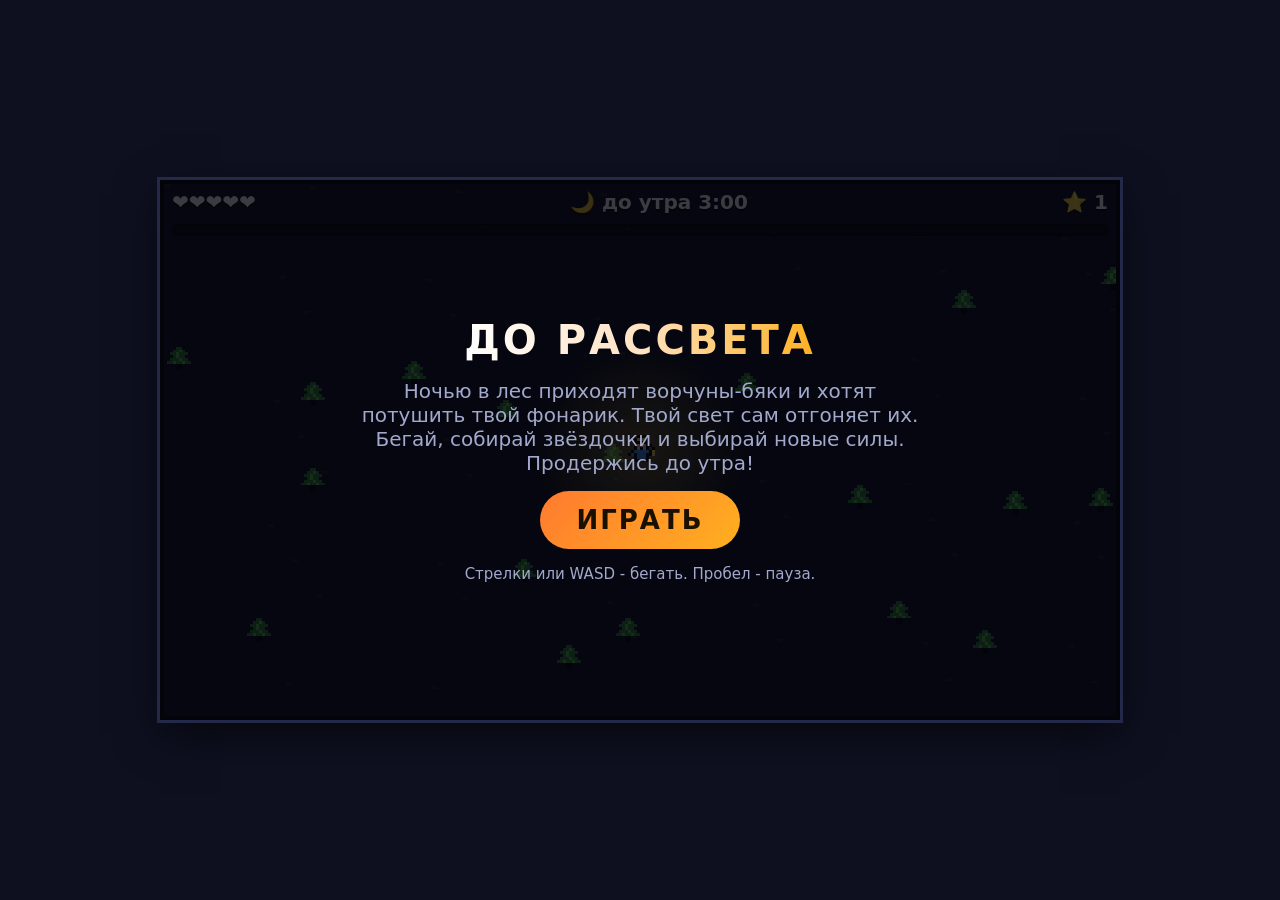
<file: games/svetlyachok.html>
<!DOCTYPE html>
<html lang="ru">
<head>
<meta charset="utf-8">
<title>До рассвета</title>
<style>
:root { --bg:#0E1020; --panel:#181B31; --panel2:#242949; --o1:#FF7A2F; --o2:#FFB020; --text:#fff; --muted:#A3A9CC; }
* { box-sizing:border-box; user-select:none; }
html,body { margin:0; height:100%; background:var(--bg); color:var(--text); font-family:"Segoe UI",system-ui,sans-serif; overflow:hidden; }
body { display:flex; flex-direction:column; align-items:center; justify-content:center; gap:10px; }
.wrap { position:relative; }
canvas { display:block; image-rendering:pixelated; border:4px solid #000; box-shadow:0 0 0 3px var(--panel2), 0 14px 40px rgba(0,0,0,.6); background:#05060d; }
.hud { position:absolute; left:12px; right:12px; top:10px; display:flex; justify-content:space-between; align-items:center; font-weight:800; font-size:20px; pointer-events:none; text-shadow:0 2px 0 #000; }
.xp { position:absolute; left:12px; right:12px; top:44px; height:12px; background:rgba(0,0,0,.6); border:2px solid #000; border-radius:6px; overflow:hidden; pointer-events:none; }
.xp > div { height:100%; width:0; background:linear-gradient(90deg,#35D0BA,#9AF5E6); }
.ov { position:absolute; inset:0; display:none; flex-direction:column; align-items:center; justify-content:center; gap:16px; background:rgba(5,6,13,.78); text-align:center; padding:20px; }
.ov.open { display:flex; }
.ov h2 { margin:0; font-size:40px; letter-spacing:3px; background:linear-gradient(90deg,#fff,#FFE2C2,var(--o2)); -webkit-background-clip:text; background-clip:text; color:transparent; }
.ov p { margin:0; font-size:20px; color:var(--muted); max-width:560px; }
.cards { display:flex; gap:14px; flex-wrap:wrap; justify-content:center; }
.card { width:190px; background:var(--panel); border:3px solid var(--panel2); border-radius:16px; padding:14px; cursor:pointer; font:inherit; color:var(--text); }
.card:hover, .card:focus-visible { border-color:var(--o1); box-shadow:0 0 20px rgba(255,122,47,.5); outline:none; }
.card .ic { font-size:44px; }
.card .t { font-size:20px; font-weight:800; margin:6px 0 4px; }
.card .d { font-size:15px; color:var(--muted); }
.card .k { display:inline-block; margin-top:8px; font-size:14px; font-weight:800; background:var(--panel2); border-radius:8px; padding:2px 10px; }
.btn { font:inherit; font-size:26px; font-weight:800; letter-spacing:2px; color:#1a1000; border:0; border-radius:999px; padding:14px 36px; cursor:pointer; background:linear-gradient(135deg,var(--o1),var(--o2)); }
.hint { color:var(--muted); font-size:15px; }
</style>
</head>
<body>
<div class="wrap">
  <canvas id="c" width="320" height="180"></canvas>
  <div class="hud"><span id="hearts"></span><span id="clock"></span><span id="lvl"></span></div>
  <div class="xp"><div id="xpbar"></div></div>
  <div class="ov open" id="start">
    <h2>ДО РАССВЕТА</h2>
    <p>Ночью в лес приходят ворчуны-бяки и хотят потушить твой фонарик. Твой свет сам отгоняет их. Бегай, собирай звёздочки и выбирай новые силы. Продержись до утра!</p>
    <button class="btn" id="go">ИГРАТЬ</button>
    <div class="hint">Стрелки или WASD - бегать. Пробел - пауза.</div>
  </div>
  <div class="ov" id="level"><h2>НОВАЯ СИЛА!</h2><p>Выбери одну - мышкой или кнопками 1, 2, 3.</p><div class="cards" id="cards"></div></div>
  <div class="ov" id="end"><h2 id="endT"></h2><p id="endP"></p><button class="btn" id="again">ЕЩЁ РАЗ</button></div>
  <div class="ov" id="pause"><h2>ПАУЗА</h2><p>Нажми пробел, чтобы играть дальше.</p></div>
</div>
<script>
const W = 320, H = 180, SCALE = Math.max(2, Math.min(4, Math.floor(Math.min((innerWidth - 40) / W, (innerHeight - 40) / H))));
const cv = document.getElementById('c'), ctx = cv.getContext('2d');
cv.style.width = W * SCALE + 'px'; cv.style.height = H * SCALE + 'px';
ctx.imageSmoothingEnabled = false;
const NIGHT = 180; // seconds until dawn

const PAL = { k:'#000', w:'#fff', y:'#FFD23F', o:'#FF7A2F', b:'#3A8BE0', s:'#F1C27D', r:'#E0392B', p:'#7B4FD6', P:'#4B2A93', g:'#4CC23A', G:'#2E7D32', c:'#9AF5E6', m:'#E86FB0', n:'#8a8fb0' };
function sprite(rows) {
  const c = document.createElement('canvas'); c.width = rows[0].length; c.height = rows.length;
  const x = c.getContext('2d');
  rows.forEach((r, j) => [...r].forEach((ch, i) => { if (ch !== '.') { x.fillStyle = PAL[ch]; x.fillRect(i, j, 1, 1); } }));
  return c;
}
const SPR = {
  hero: sprite(['...kkk...','..kyyyk..','..kkkkk..','..kssskk.','..ksksk.k','.kbbbbbky','kbkbbbkky','..kbbbk..','..kk.kk..']),
  hero2: sprite(['...kkk...','..kyyyk..','..kkkkk..','..kssskk.','..ksksk.k','.kbbbbbky','kbkbbbkky','..kbbbk..','.kk...kk.']),
  bya: sprite(['..k.k.k..','.kpkpkpk.','kpppppppk','kpwkpwkpk','kpppppppk','kppkkkppk','.kpppppk.','..kkkkk..']),
  fast: sprite(['.k...k.','kmkkkmk','kmwmwmk','kmmmmmk','.kmkmk.','..k.k..']),
  big: sprite(['...k..k..k...','..kPkkPkkPk..','.kPPPPPPPPPk.','kPPwwPPPwwPPk','kPPwkPPPwkPPk','kPPPPPPPPPPPk','kPPPkkkkkPPPk','kPPPPPPPPPPPk','.kPPPPPPPPPk.','..kkkkkkkkk..']),
  star: sprite(['..y..','.yyy.','yywyy','.yyy.','..y..']),
  heart: sprite(['.rr.rr.','rrrrrrr','rrrrrrr','.rrrrr.','..rrr..','...r...']),
  tree: sprite(['...GG...','..GGgG..','.GGgGGG.','..GgGG..','.GGGgGG.','GGgGGgGG','...kk...','...kk...']),
  bug: sprite(['.c.','ccc','.c.'])
};

let keys = {}, state = 'start', t, last, hero, enemies, stars, sparks, bolts, pops, trees, up, xp, need, level, hearts, maxHearts, inv, spawnT, waveT, shootT, kills;

function reset() {
  t = 0; hero = { x: W / 2, y: H / 2 }; enemies = []; stars = []; bolts = []; pops = [];
  trees = Array.from({ length: 18 }, () => ({ x: Math.random() * W, y: 20 + Math.random() * (H - 30) }));
  up = { waveR: 26, waveEvery: 1.6, speed: 52, sparks: 0, bugs: 0, magnet: 18, power: 1 };
  sparks = []; xp = 0; need = 5; level = 1; maxHearts = 5; hearts = 5; inv = 0; spawnT = 0; waveT = 0; shootT = 0; kills = 0;
}

const UPGRADES = [
  { id:'wider', ic:'🔆', t:'Свет шире', d:'Волна света достаёт дальше.', ok:() => up.waveR < 60, f:() => up.waveR += 8 },
  { id:'faster', ic:'⏱️', t:'Свет чаще', d:'Волна света вспыхивает чаще.', ok:() => up.waveEvery > 0.7, f:() => up.waveEvery = +(up.waveEvery * 0.8).toFixed(2) },
  { id:'spark', ic:'✨', t:'Искорка', d:'Искорка кружит вокруг тебя и лопает бяк.', ok:() => up.sparks < 4, f:() => up.sparks++ },
  { id:'bug', ic:'🪲', t:'Светлячок', d:'Светлячок сам стреляет в ближайшую бяку.', ok:() => up.bugs < 3, f:() => up.bugs++ },
  { id:'legs', ic:'👟', t:'Быстрые ноги', d:'Бегаешь быстрее.', ok:() => up.speed < 90, f:() => up.speed += 9 },
  { id:'heart', ic:'❤️', t:'Сердечко', d:'Ещё одно сердце и полное лечение.', ok:() => maxHearts < 9, f:() => { maxHearts++; hearts = maxHearts; } },
  { id:'magnet', ic:'🧲', t:'Магнит', d:'Звёздочки летят к тебе издалека.', ok:() => up.magnet < 60, f:() => up.magnet += 14 },
  { id:'power', ic:'💥', t:'Сильный свет', d:'Свет сильнее: толстяки лопаются быстрее.', ok:() => up.power < 3, f:() => up.power++ }
];

function spawn() {
  const side = Math.floor(Math.random() * 4), m = 10;
  const x = side === 0 ? -m : side === 1 ? W + m : Math.random() * W;
  const y = side === 2 ? -m : side === 3 ? H + m : Math.random() * H;
  const r = Math.random(), minute = t / 60;
  let type = 'bya';
  if (minute > 0.5 && r < 0.25 + minute * 0.05) type = 'fast';
  if (minute > 1.2 && r > 0.88 - minute * 0.03) type = 'big';
  const base = { bya:{ hp:1, sp:16, r:4 }, fast:{ hp:1, sp:30, r:3 }, big:{ hp:4, sp:10, r:6 } }[type];
  enemies.push({ x, y, type, hp: base.hp, sp: base.sp * (1 + minute * 0.12), r: base.r, hit: 0 });
}

function hitEnemy(e, dmg) {
  if (e.hit > 0) return;
  e.hp -= dmg; e.hit = 0.25;
  if (e.hp <= 0) {
    e.dead = true; kills++;
    stars.push({ x: e.x, y: e.y, v: e.type === 'big' ? 3 : 1 });
    for (let i = 0; i < 6; i++) pops.push({ x: e.x, y: e.y, vx: Math.cos(i) * 30, vy: Math.sin(i) * 30, life: 0.4 });
  }
}

function levelUp() {
  state = 'level';
  const pool = UPGRADES.filter(u => u.ok()).sort(() => Math.random() - 0.5).slice(0, 3);
  const box = document.getElementById('cards'); box.innerHTML = '';
  pool.forEach((u, i) => {
    const c = document.createElement('button'); c.className = 'card';
    c.innerHTML = `<div class="ic">${u.ic}</div><div class="t">${u.t}</div><div class="d">${u.d}</div><span class="k">${i + 1}</span>`;
    c.onclick = () => { u.f(); document.getElementById('level').classList.remove('open'); state = 'play'; last = performance.now(); };
    box.appendChild(c);
  });
  document.getElementById('level').classList.add('open');
}

function update(dt) {
  t += dt;
  if (t >= NIGHT) return finish(true);
  // move
  let dx = (keys.ArrowRight || keys.KeyD ? 1 : 0) - (keys.ArrowLeft || keys.KeyA ? 1 : 0);
  let dy = (keys.ArrowDown || keys.KeyS ? 1 : 0) - (keys.ArrowUp || keys.KeyW ? 1 : 0);
  const len = Math.hypot(dx, dy) || 1;
  hero.x = Math.max(5, Math.min(W - 5, hero.x + dx / len * up.speed * dt));
  hero.y = Math.max(20, Math.min(H - 5, hero.y + dy / len * up.speed * dt));
  hero.moving = dx || dy;
  // spawn
  spawnT -= dt;
  if (spawnT <= 0) { const n = 1 + Math.floor(t / 45); for (let i = 0; i < n; i++) spawn(); spawnT = Math.max(0.35, 1.3 - t / 150); }
  // light wave
  waveT -= dt;
  if (waveT <= 0) {
    waveT = up.waveEvery;
    pops.push({ wave: true, x: hero.x, y: hero.y, life: 0.35, r: up.waveR });
    enemies.forEach(e => { if (Math.hypot(e.x - hero.x, e.y - hero.y) < up.waveR + e.r) hitEnemy(e, up.power); });
  }
  // sparks orbit
  sparks = [];
  for (let i = 0; i < up.sparks; i++) {
    const a = t * 3 + i * Math.PI * 2 / up.sparks;
    const s = { x: hero.x + Math.cos(a) * 20, y: hero.y + Math.sin(a) * 20 };
    sparks.push(s);
    enemies.forEach(e => { if (Math.hypot(e.x - s.x, e.y - s.y) < e.r + 3) hitEnemy(e, 1); });
  }
  // bugs shoot
  shootT -= dt;
  if (up.bugs && shootT <= 0) {
    shootT = 1.1 / up.bugs;
    let best = null, bd = 1e9;
    enemies.forEach(e => { const d = Math.hypot(e.x - hero.x, e.y - hero.y); if (d < bd) { bd = d; best = e; } });
    if (best && bd < 140) { const a = Math.atan2(best.y - hero.y, best.x - hero.x); bolts.push({ x: hero.x, y: hero.y - 4, vx: Math.cos(a) * 120, vy: Math.sin(a) * 120, life: 1.3 }); }
  }
  bolts.forEach(b => {
    b.x += b.vx * dt; b.y += b.vy * dt; b.life -= dt;
    enemies.forEach(e => { if (!b.dead && Math.hypot(e.x - b.x, e.y - b.y) < e.r + 2) { hitEnemy(e, 1); b.dead = true; } });
  });
  bolts = bolts.filter(b => !b.dead && b.life > 0);
  // enemies chase
  inv = Math.max(0, inv - dt);
  enemies.forEach(e => {
    e.hit = Math.max(0, e.hit - dt);
    const a = Math.atan2(hero.y - e.y, hero.x - e.x);
    const sp = e.hit > 0 ? -e.sp * 0.6 : e.sp;
    e.x += Math.cos(a) * sp * dt; e.y += Math.sin(a) * sp * dt;
    if (!e.dead && inv <= 0 && Math.hypot(e.x - hero.x, e.y - hero.y) < e.r + 3) {
      hearts--; inv = 1.2;
      e.hit = 0.6; // pushes back
      if (hearts <= 0) finish(false);
    }
  });
  enemies = enemies.filter(e => !e.dead);
  // stars
  stars.forEach(s => {
    const d = Math.hypot(s.x - hero.x, s.y - hero.y);
    if (d < up.magnet) { const a = Math.atan2(hero.y - s.y, hero.x - s.x); s.x += Math.cos(a) * 110 * dt; s.y += Math.sin(a) * 110 * dt; }
    if (d < 5) { s.got = true; xp += s.v; }
  });
  stars = stars.filter(s => !s.got);
  pops.forEach(p => { p.life -= dt; if (!p.wave) { p.x += p.vx * dt; p.y += p.vy * dt; } });
  pops = pops.filter(p => p.life > 0);
  if (xp >= need) { xp -= need; level++; need = Math.round(need * 1.35 + 2); levelUp(); }
}

function draw() {
  // the sky gets lighter towards dawn
  const k = t / NIGHT;
  const r = Math.round(8 + k * 40), g = Math.round(9 + k * 30), b = Math.round(22 + k * 40);
  ctx.fillStyle = `rgb(${r},${g},${b})`; ctx.fillRect(0, 0, W, H);
  ctx.fillStyle = 'rgba(40,80,40,.35)';
  for (let i = 0; i < 60; i++) ctx.fillRect((i * 53) % W, (i * 97) % H, 2, 1);
  trees.forEach(tr => ctx.drawImage(SPR.tree, Math.round(tr.x), Math.round(tr.y)));
  // hero glow
  const grd = ctx.createRadialGradient(hero.x, hero.y, 2, hero.x, hero.y, up.waveR + 10);
  grd.addColorStop(0, 'rgba(255,210,63,.35)'); grd.addColorStop(1, 'rgba(255,210,63,0)');
  ctx.fillStyle = grd; ctx.fillRect(hero.x - 80, hero.y - 80, 160, 160);
  stars.forEach(s => ctx.drawImage(SPR.star, Math.round(s.x - 2), Math.round(s.y - 2)));
  pops.forEach(p => {
    if (p.wave) { ctx.strokeStyle = `rgba(255,230,140,${p.life * 2.5})`; ctx.lineWidth = 2; ctx.beginPath(); ctx.arc(hero.x, hero.y, p.r * (1 - p.life), 0, 7); ctx.stroke(); }
    else { ctx.fillStyle = '#FFD23F'; ctx.fillRect(Math.round(p.x), Math.round(p.y), 1, 1); }
  });
  enemies.forEach(e => {
    const s = SPR[e.type];
    if (e.hit > 0 && Math.floor(e.hit * 20) % 2) return;
    ctx.drawImage(s, Math.round(e.x - s.width / 2), Math.round(e.y - s.height / 2));
  });
  bolts.forEach(b => { ctx.fillStyle = '#9AF5E6'; ctx.fillRect(Math.round(b.x) - 1, Math.round(b.y) - 1, 2, 2); });
  sparks.forEach(s => { ctx.fillStyle = '#fff'; ctx.fillRect(Math.round(s.x) - 1, Math.round(s.y) - 1, 3, 3); ctx.fillStyle = '#FFD23F'; ctx.fillRect(Math.round(s.x), Math.round(s.y) - 2, 1, 5); ctx.fillRect(Math.round(s.x) - 2, Math.round(s.y), 5, 1); });
  for (let i = 0; i < up.bugs; i++) { const a = -t * 2 + i * 2.1; ctx.drawImage(SPR.bug, Math.round(hero.x + Math.cos(a) * 9) - 1, Math.round(hero.y - 8 + Math.sin(a) * 3) - 1); }
  if (!(inv > 0 && Math.floor(inv * 10) % 2)) {
    const sp = hero.moving && Math.floor(t * 8) % 2 ? SPR.hero2 : SPR.hero;
    ctx.drawImage(sp, Math.round(hero.x - 4), Math.round(hero.y - 5));
  }
  // dawn strip
  if (k > 0.8) { ctx.fillStyle = `rgba(255,150,80,${(k - 0.8) * 1.2})`; ctx.fillRect(0, H - 12, W, 12); }
  // hud
  document.getElementById('hearts').textContent = '❤️'.repeat(Math.max(0, hearts)) + '🖤'.repeat(Math.max(0, maxHearts - hearts));
  const left = Math.max(0, Math.ceil(NIGHT - t));
  document.getElementById('clock').textContent = '🌙 до утра ' + Math.floor(left / 60) + ':' + String(left % 60).padStart(2, '0');
  document.getElementById('lvl').textContent = '⭐ ' + level;
  document.getElementById('xpbar').style.width = Math.min(100, xp / need * 100) + '%';
}

function finish(won) {
  state = 'end';
  document.getElementById('endT').textContent = won ? 'УТРО НАСТАЛО!' : 'ФОНАРИК ПОГАС';
  document.getElementById('endP').textContent = won
    ? `Ты продержался всю ночь! Лопнуто бяк: ${kills}. Сила: ${level}.`
    : `Ты продержался ${Math.floor(t / 60)} мин ${Math.floor(t % 60)} сек и лопнул ${kills} бяк. Попробуй ещё!`;
  document.getElementById('end').classList.add('open');
}

function loop(now) {
  const dt = Math.min(0.05, (now - last) / 1000); last = now;
  if (state === 'play') update(dt);
  draw();
  requestAnimationFrame(loop);
}

function begin() {
  reset(); state = 'play'; last = performance.now();
  ['start', 'end'].forEach(id => document.getElementById(id).classList.remove('open'));
}
document.getElementById('go').onclick = begin;
document.getElementById('again').onclick = begin;
addEventListener('keydown', e => {
  keys[e.code] = true; keys[e.key] = true;
  if (e.code === 'Space') {
    e.preventDefault();
    if (state === 'play') { state = 'pause'; document.getElementById('pause').classList.add('open'); }
    else if (state === 'pause') { state = 'play'; last = performance.now(); document.getElementById('pause').classList.remove('open'); }
    else if (state === 'start' || state === 'end') begin();
  }
  if (state === 'level') { const n = parseInt(e.key, 10); const c = document.querySelectorAll('.card'); if (n >= 1 && n <= c.length) c[n - 1].click(); }
  if (e.key.startsWith('Arrow')) e.preventDefault();
});
addEventListener('keyup', e => { keys[e.code] = false; keys[e.key] = false; });
addEventListener('blur', () => { keys = {}; if (state === 'play') { state = 'pause'; document.getElementById('pause').classList.add('open'); } });
reset(); last = performance.now(); requestAnimationFrame(loop);
</script>
</body>
</html>
</file>
<file: games/maze/css/core.css>
.config-pickers {
  /* position: absolute;
  right: 20px;
  top: 20px; */
  > div {
    padding: 6px 0;
  }
}
h1 {
  overflow: hidden;
  text-overflow: ellipsis;
  white-space: nowrap;
}
.big-v-space {
  display: block;
  width: 200px;
  height: 0;
  margin-top: 90vh;
}
#omg-header,
#omg-nav {
  display: block;
  position: sticky;
  /* background: #0288d1 url("spirals.png"); */
  background-color: inherit;
  z-index: 100;
}

#omg-header {
  /* position: relative; */
  top: 0;
}
#omg-nav {
  /* position: relative; */
  top: 50px;
  padding: 5px;
  > a {
    display: inline-block;
    margin-right: 20px;
  }
}

#config-pickers {
  background-color: inherit;
  /* position: fixed; */
  top: 5px;
  background-color: inherit;
  > div {
    display: inline-block;
  }
}
#omg-theme-picker {
  position: absolute;
  /* position: sticky;
  top: 45px;
  right: 100px; */
  top: 5px;
  right: 5px;
  /* background: inherit; */
  z-index: 200;
  > a {
    display: inline-block;
    height: 20px;
    width: 20px;
    border-radius: 50%;
    border: 1px solid silver;
    margin-right: 10px;
    /* &.selected {
      border-radius: 4px;
    } */
  }
}

#omg-density-picker {
  /* position: sticky;
  top: 5px;
  right: 100px; */
  background-color: inherit;
  z-index: 200;
  > a {
    margin-right: 20px;
    /* &.selected {
      text-decoration: underline;
    } */
  }
}

.cab {
  position: absolute;
  transform: translateX(-600px);
  z-index: 1001;
  animation: cab-ride 10s infinite linear;
}
@keyframes cab-ride {
  0%,
  10% {
    transform: translateX(-600px);
  }
  80%,
  100% {
    transform: translateX(calc(100vw + 600px));
  }
}

.omg-table {
  border-collapse: collapse;
  width: 100%;
  tr {
    align-items: top;
    border-top: solid 2px silver;
    border-bottom: solid 2px silver;
  }
  th,
  td {
    padding: 5px 10px;
    text-align: left;
  }
  th {
    position: sticky;
    top: 100px;
    font-weight: bold;
    z-index: 50;
  }
}
</file>
<file: games/maze/css/themes/light/light.css>
:root {
  --card-bg: white;
  --card-border: #d0d7de;
  --card-foot: #52617a;
  --card-strong: #1a212d;
  --input-bg: white;
  --input-text: #1a212d;
  --input-border: #d0d7de;
}

html {
  color: #1a212d;
  background-color: #fdfdff;
  /* // test left bar */
  background-image: url(bg0.png);
  background-repeat: repeat-y;
}
body {
  background-color: #fdfdff;
  /* padding: 10px 20px; */
  font-family: system-ui, -apple-system, "Segoe UI", Roboto, "Helvetica Neue", Arial, sans-serif;
  /* font-size: 20px; */
  scroll-behavior: smooth;
}
a,
a:visited {
  color: navy;
  text-decoration: none;
}
a:hover {
  color: black;
  text-decoration: underline;
}

#omg-header {
  top: 0;
}
#omg-nav {
  top: 45px;
  padding: 5px;
  > a {
    display: inline-block;
    margin-right: 20px;
  }
}
#omg-footer {
  /* top: 0; */
}

.omg-table {
  th {
    background-color: #fbfbfb;
  }
}

.card-detail {
  background-color: #fbfbfb;
}

button {
  padding: 8px 16px;
  border-radius: 10px;
  margin: 20px 5px 0;
  cursor: pointer;
  color: white;
  background-color: #3182ce;
  border: none;
  &:hover,
  &:focus {
    background-color: #2b6cb0;
  }
  &:active {
    background-color: #2c5282;
  }
}
input,
select {
  font-family: inherit;
  font-size: 16px;
  padding: 5px 10px;
  color: var(--input-text);
  background-color: var(--input-bg);
  border: 1px solid var(--input-border);
  border-radius: 4px;
}

@media only screen and (min-width: 700px) {
  body,
  button,
  input,
  select {
    font-size: 18px;
  }
}
</file>
<file: games/maze/css/densities.css>
html {
  margin: 0;
  padding: 0 0 0 20px;
}
body {
  &.huge {
    padding: 10px 20px;
    font-size: 36px;
    #omg-nav {
      top: 70px;
      padding: 20px;
    }
  }
  &.big {
    padding: 10px 20px;
    font-size: 24px;
    #omg-nav {
      top: 50px;
      padding: 20px;
    }
  }
  &.medium {
    padding: 10px 20px;
    font-size: 18px;
    #omg-nav {
      top: 40px;
      padding: 20px;
    }
  }
  &.small {
    padding: 10px 20px;
    font-size: 16px;
    #omg-nav {
      top: 32px;
      padding: 14px;
    }
  }
  &.tiny {
    padding: 6px 10px;
    font-size: 12px;
    #omg-nav {
      top: 30px;
      padding: 10px;
    }
  }
}
</file>
<file: games/maze/css/common.css>
/* Shared styles for the omg-themed apps: header, theme picker, panels,
   controls, buttons, tabs. Each app adds its own stylesheet on top. */

#omg-header {
  z-index: 450;
}

/* Theme toggle + GitHub link as one row, anchored top right (core.css
   normally anchors #omg-theme-picker there directly; "static" here lets it
   sit inline instead, with the 20px gap coming from the flex row). */
#omg-header-tools {
  position: absolute;
  top: 5px;
  right: 5px;
  z-index: 200;
  display: flex;
  align-items: center;
  gap: 20px;
}
#omg-header-tools #omg-theme-picker {
  position: static;
}

/* GitHub link, same look as the theme toggle's icons */
#omg-github {
  display: inline-flex;
  align-items: center;
  justify-content: center;
  width: 36px;
  height: 36px;
  border-radius: 50%;
  opacity: 0.75;
}
#omg-github svg {
  width: 28px; /* same size in every theme (the themes' generic svg rule differs) */
  height: 28px;
}
html[data-theme="evol-blue"] #omg-github svg {
  fill: white; /* like the theme toggle icons on the blue background */
}
#omg-github:hover,
#omg-github:focus-visible {
  opacity: 1;
}

/* core.css is shared across other projects, so the theme-picker's swatch
   styling stays untouched there -- this overrides it to render icons
   (sun/moon/spiral, same set as react-morph-charts' ThemeToggle) instead of
   plain colored circles, without needing to edit the shared file. */
#omg-theme-picker {
  gap: 2px;
}
#omg-theme-picker > a {
  display: inline-flex;
  align-items: center;
  justify-content: center;
  height: 28px;
  width: 28px;
  border-radius: 50%;
  border: 1px solid transparent;
  background: none;
  color: currentColor;
  opacity: 0.75;
}
#omg-theme-picker > a:hover,
#omg-theme-picker > a.selected {
  opacity: 1;
}

h1 {
  overflow: hidden;
  text-overflow: ellipsis;
  white-space: nowrap;
}
.tagline {
  opacity: 0.85;
  margin: 0 0 20px;
  max-width: 680px;
}
.sr-only {
  position: absolute;
  width: 1px;
  height: 1px;
  overflow: hidden;
  clip: rect(0 0 0 0);
  white-space: nowrap;
}

/* The themes ship a generic svg rule (22px, tan fill, orange on hover) meant
   for icons; drawings opt out of it with the "plain" class. */
svg.plain {
  display: block;
  width: 100%;
  height: auto;
  fill: none;
  cursor: inherit;
}
svg.plain:hover {
  fill: none;
}

/* Layout: a stage next to a panel of controls, stacked on narrow screens */
.layout {
  display: flex;
  flex-wrap: wrap;
  align-items: flex-start;
  gap: 24px;
  margin: 10px 0 20px;
}
.stage {
  flex: 1 1 420px;
  min-width: 0;
  max-width: 720px;
}
.side {
  flex: 1 1 280px;
  min-width: 0;
  max-width: 420px;
}
.panel {
  box-sizing: border-box;
  background-color: var(--card-bg);
  border: 3px solid var(--card-border);
  border-radius: 10px;
  padding: 14px 18px 16px;
  margin: 0 0 16px;
}
.panel h3 {
  margin: 0 0 10px;
  font-size: 0.8em;
  text-transform: uppercase;
  letter-spacing: 0.05em;
  opacity: 0.8;
  font-weight: normal;
}

/* Controls */
.ctl {
  display: grid;
  grid-template-columns: 1fr auto;
  align-items: center;
  gap: 2px 10px;
  margin: 0 0 12px;
  font-size: 0.9em;
}
.ctl label {
  opacity: 0.9;
}
.ctl .val {
  font-variant-numeric: tabular-nums;
  opacity: 0.85;
}
.ctl input[type="range"] {
  grid-column: 1 / -1;
  width: 100%;
  padding: 0;
  margin: 4px 0 0;
  accent-color: #ffa500;
  background: none;
  border: none;
}
.ctl select,
.ctl input[type="number"],
.ctl input[type="text"],
.ctl input[type="date"] {
  grid-column: 1 / -1;
  width: 100%;
  box-sizing: border-box;
}
.opt {
  display: flex;
  align-items: center;
  gap: 8px;
  margin: 0 0 8px;
  font-size: 0.9em;
  cursor: pointer;
}
.opt input {
  width: 1.1em;
  height: 1.1em;
  padding: 0;
  accent-color: #ffa500;
}

.btns {
  display: flex;
  flex-wrap: wrap;
  gap: 8px;
}
.btns button,
.chips button {
  margin: 0;
}
button.ghost,
.chips button {
  background-color: transparent;
  color: inherit;
  border: 2px solid var(--card-border);
}
button.ghost:hover,
button.ghost:focus,
.chips button:hover,
.chips button:focus {
  background-color: var(--card-bg);
  border-color: color-mix(in srgb, var(--card-border), white 40%);
}
.chips {
  display: flex;
  flex-wrap: wrap;
  gap: 8px;
  margin: 0 0 12px;
}
.chips button {
  line-height: 1.2;
  padding: 6px 12px;
}
.chips button.selected,
.chips button[aria-pressed="true"] {
  background-color: var(--card-bg);
  border-color: #ffa500;
}
button:disabled {
  opacity: 0.6;
  cursor: default;
}
.btns.tight {
  gap: 6px;
}

/* Tabs */
.tabs {
  display: flex;
  flex-wrap: wrap;
  gap: 8px;
  margin: 0 0 16px;
}
.tabs button {
  margin: 0;
  background-color: transparent;
  color: inherit;
  border: 2px solid var(--card-border);
  border-radius: 10px;
}
.tabs button:hover,
.tabs button:focus {
  background-color: var(--card-bg);
}
.tabs button.selected {
  background-color: var(--card-bg);
  border-color: #ffa500;
}

/* Small stat tiles */
.stats {
  display: grid;
  grid-template-columns: repeat(auto-fit, minmax(120px, 1fr));
  gap: 10px;
  margin: 0 0 16px;
}
.stat {
  border: 2px solid var(--card-border);
  border-radius: 10px;
  padding: 8px 12px;
}
.stat .k {
  font-size: 0.7em;
  text-transform: uppercase;
  letter-spacing: 0.05em;
  opacity: 0.75;
}
.stat .v {
  font-size: 1.15em;
  font-weight: bold;
  color: var(--card-strong);
  font-variant-numeric: tabular-nums;
  word-break: break-all;
}
.note {
  font-size: 0.85em;
  opacity: 0.8;
  max-width: 680px;
  line-height: 1.45;
}
.footer {
  margin-top: 40px;
}
.footer p {
  margin: 0 0 6px;
  line-height: 1.5;
}
.footer p.copyright {
  margin-top: 20px;
}

@media only screen and (max-width: 560px) {
  h1 {
    font-size: 1.6rem;
    padding-right: 125px;
    white-space: normal;
    overflow: visible;
  }
  .panel {
    padding: 12px 14px 14px;
  }
}
</file>
<file: games/maze/css/maze.css>
.canvas-box {
  background-color: var(--card-bg);
  border: 3px solid var(--card-border);
  border-radius: 10px;
  overflow: hidden;
  line-height: 0;
  cursor: pointer;
}
.canvas-box:focus-visible {
  outline: 3px solid #ffb13b;
  outline-offset: 2px;
}
.canvas-box svg {
  display: block;
  width: 100%;
  height: auto;
  user-select: none;
  -webkit-user-select: none;
}
.canvas-box svg:hover {
  fill: none;
}
.stage > .note {
  margin: 10px 2px 0;
  min-height: 1.4em;
}
.layout.info {
  margin-top: 0;
}
.side.wide {
  flex: 1 1 340px;
  max-width: 560px;
}
#seed {
  grid-column: 1 / -1;
  font-family: ui-monospace, Menlo, Consolas, monospace;
  font-size: 1.05em;
  margin-top: 6px;
}
/* shape buttons: icons instead of words (the themes' generic svg rule is
   for filled icons, so the outline look is set here) */
#shape-chips button {
  display: inline-flex;
  align-items: center;
  justify-content: center;
  padding-left: 12px;
  padding-right: 12px;
}
#shape-chips svg,
#shape-chips svg:hover {
  width: 24px;
  height: 24px;
  fill: none;
  stroke: currentColor;
  stroke-width: 2;
  stroke-linejoin: round;
  cursor: pointer;
}
/* the Solve panel sits under the maze */
.solve-panel {
  margin-top: 6px;
}
#stats {
  max-width: 1000px;
}

/* keep the title clear of the theme toggle and GitHub link on phones */
@media only screen and (max-width: 560px) {
  #omg-header h1 {
    padding-right: 205px;
    font-size: 1.4rem;
  }
}

/* evol-blue theme: give the stat tiles the same card background as the
   panels, so they don't sit on the bare blue page */
html:has(#omg-theme-css[href*="evol-blue"]) #stats .stat {
  background-color: var(--card-bg);
}

/* Print only the maze, in black on white, without the player */
@media print {
  body * {
    visibility: hidden;
  }
  #maze,
  #maze * {
    visibility: visible;
  }
  #maze {
    position: absolute;
    left: 0;
    top: 0;
    width: 100%;
    border: none;
    background: #fff;
  }
  #maze .bg,
  #maze .floor {
    fill: #fff;
  }
  #maze .walls {
    stroke: #000;
  }
  #maze .heat,
  #maze #trail,
  #maze #player {
    display: none;
  }
}

/* ---- Igroteka: child-friendly overrides ---- */
#grownup-controls,
#grownup-controls * {
  display: none !important;
}
.btns button,
#shape-chips button {
  font-size: 1.1em;
  padding: 12px 20px;
  min-height: 52px;
  border-radius: 14px;
}
#shape-chips button {
  min-width: 60px;
}
#shape-chips svg,
#shape-chips svg:hover {
  width: 34px;
  height: 34px;
  stroke-width: 2.5;
}
.ctl label {
  font-size: 1.1em;
}
.ctl input[type="range"] {
  height: 28px;
  cursor: pointer;
}
#play-note {
  font-size: 1.3em;
  font-weight: bold;
  opacity: 1;
  color: #b3261e;
}
.stage {
  max-width: 640px;
}
</file>
<file: games/trex/index.css>
/* Copyright 2013 The Chromium Authors. All rights reserved.
 * Use of this source code is governed by a BSD-style license that can be
 * found in the LICENSE file. */

html, body {
  padding: 0;
  margin: 0;
  width: 100%;
  height: 100%;
}

.icon {
  -webkit-user-select: none;
  user-select: none;
  display: inline-block;
}

.icon-offline {
  content: -webkit-image-set( url(assets/default_100_percent/100-error-offline.png) 1x, url(assets/default_200_percent/200-error-offline.png) 2x);
  position: relative;
}

.hidden {
  display: none;
}


/* Offline page */

.offline .interstitial-wrapper {
  color: #2b2b2b;
  font-size: 1em;
  line-height: 1.55;
  margin: 0 auto;
  max-width: 600px;
  padding-top: 100px;
  width: 100%;
}

.offline .runner-container {
  height: 150px;
  max-width: 600px;
  overflow: hidden;
  position: absolute;
  top: 35px;
  width: 44px;
}

.offline .runner-canvas {
  height: 150px;
  max-width: 600px;
  opacity: 1;
  overflow: hidden;
  position: absolute;
  top: 0;
  z-index: 2;
}

.offline .controller {
  background: rgba(247, 247, 247, .1);
  height: 100vh;
  left: 0;
  position: absolute;
  top: 0;
  width: 100vw;
  z-index: 1;
}

#offline-resources {
  display: none;
}

@media (max-width: 420px) {
  .suggested-left > #control-buttons, .suggested-right > #control-buttons {
    float: none;
  }
  .snackbar {
    left: 0;
    bottom: 0;
    width: 100%;
    border-radius: 0;
  }
}

@media (max-height: 350px) {
  h1 {
    margin: 0 0 15px;
  }
  .icon-offline {
    margin: 0 0 10px;
  }
  .interstitial-wrapper {
    margin-top: 5%;
  }
  .nav-wrapper {
    margin-top: 30px;
  }
}

@media (min-width: 600px) and (max-width: 736px) and (orientation: landscape) {
  .offline .interstitial-wrapper {
    margin-left: 0;
    margin-right: 0;
  }
}

@media (min-width: 420px) and (max-width: 736px) and (min-height: 240px) and (max-height: 420px) and (orientation:landscape) {
  .interstitial-wrapper {
    margin-bottom: 100px;
  }
}

@media (min-height: 240px) and (orientation: landscape) {
  .offline .interstitial-wrapper {
    margin-bottom: 90px;
  }
  .icon-offline {
    margin-bottom: 20px;
  }
}

@media (max-height: 320px) and (orientation: landscape) {
  .icon-offline {
    margin-bottom: 0;
  }
  .offline .runner-container {
    top: 10px;
  }
}

@media (max-width: 240px) {
  .interstitial-wrapper {
    overflow: inherit;
    padding: 0 8px;
  }
}

.arcade-mode,
.arcade-mode .runner-container,
.arcade-mode .runner-canvas {
  image-rendering: pixelated;
  max-width: 100%;
  overflow: hidden;
}

.arcade-mode #buttons,
.arcade-mode #main-content {
  opacity: 0;
  overflow: hidden;
}

.arcade-mode .interstitial-wrapper {
  height: 100vh;
  max-width: 100%;
  overflow: hidden;
}

.arcade-mode .runner-container {
  left: 0;
  margin: auto;
  right: 0;
  transform-origin: top center;
  transition: transform 250ms cubic-bezier(0.4, 0, 1, 1) 400ms;
  z-index: 2;
}
</file>
